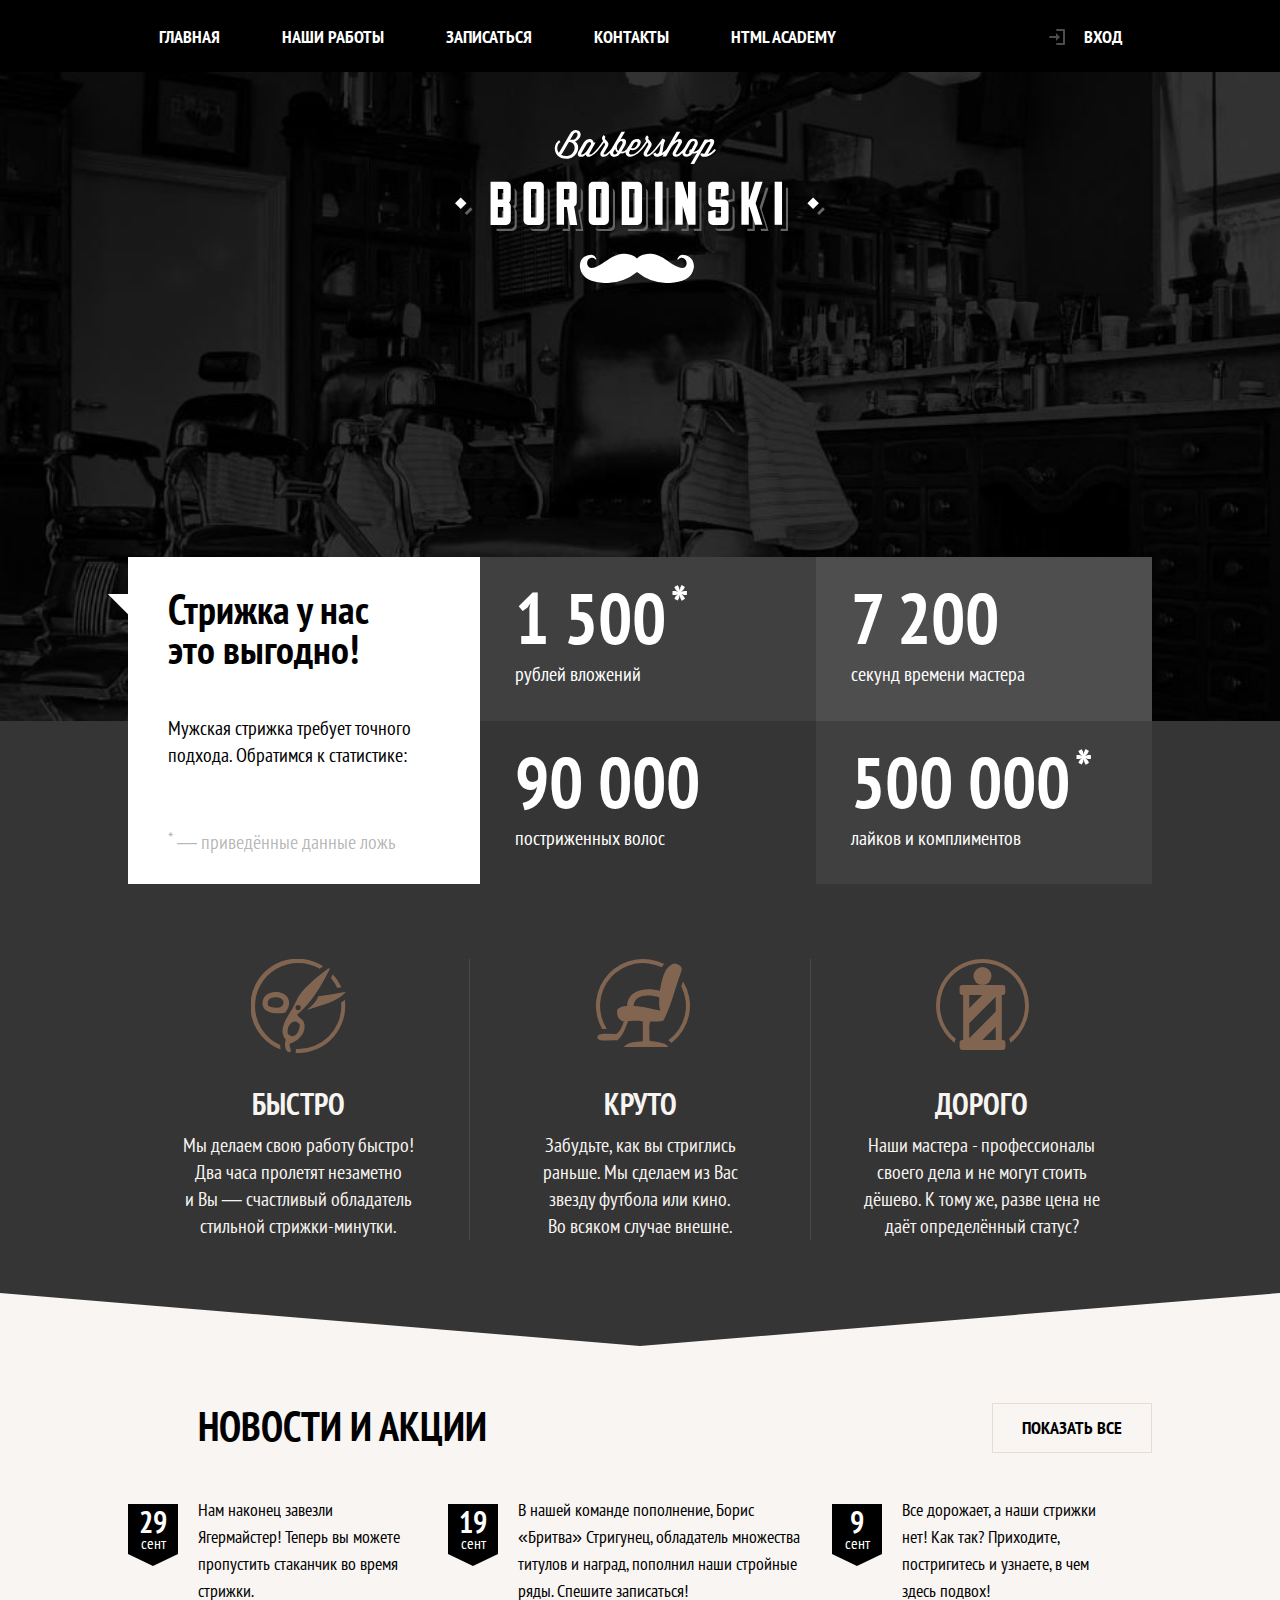
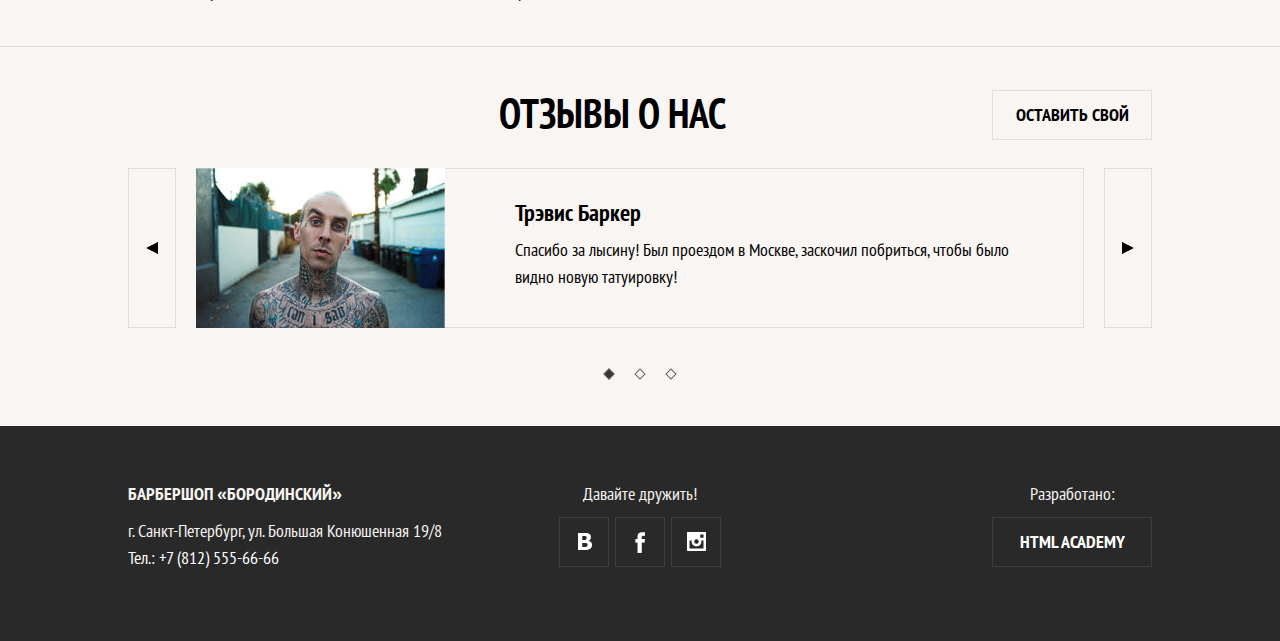
<file: barbershop/index.html>
<!DOCTYPE html>
<html lang="ru">
<head>
  <meta charset="utf-8">
  <title>Barbershop Borodinski</title>
  <meta name="viewport" content="width=device-width, initial-scale=1">
  <meta name="format-detection" content="telephone=no">
  <link rel="stylesheet" href="css/normalize.css">
  <link rel="stylesheet" href="css/style.css">
  <script src="js/picturefill.js"></script>
</head>
<body>
  <header class="page-header">
    <h1 class="visually-hidden">Барбершоп «Бородинский» — истинно мужская классика</h1>
    <div class="page-header__logo">
      <picture>
        <source media="(min-width: 1200px)" srcset="img/logotype-desktop.svg">
        <source media="(min-width: 768px)" srcset="img/logotype-tablet.svg">
        <img src="img/logotype-mobile.svg" width="370" height="153" alt="Барбершоп «Бородинский»">
      </picture>
    </div>
    <nav class="main-nav  main-nav--closed  main-nav--nojs">
      <button class="main-nav__toggle" type="button">Открыть меню</button>
      <div class="main-nav__wrapper">
        <ul class="main-nav__list">
          <li class="main-nav__item  main-nav__item--active"><a>Главная</a></li>
          <li class="main-nav__item"><a href="photo.html">Наши работы</a></li>
          <li class="main-nav__item"><a href="form.html">Записаться</a></li>
          <li class="main-nav__item"><a href="#">Контакты</a></li>
          <li class="main-nav__item"><a href="#">HTML Academy</a></li>
        </ul>
        <ul class="main-nav__user-list">
          <li class="main-nav__user-item">
            <a class="main-nav__user-login" href="#" title="Войти">Вход</a>
          </li>
        </ul>
      </div>
    </nav>
  </header>
  <main class="page-main">
    <section class="stats">
      <div class="stats__wrapper">
        <header class="stats__header">
          <h2 class="stats__title  visually-hidden">Статистика Барбершопа</h2>
          <b class="stats__slogan">Стрижка у нас<br> это выгодно!</b>
          <p class="stats__intro">Мужская стрижка требует точного подхода. Обратимся к статистике:</p>
          <small class="stats__legend  stats__legend--top"><sup>*</sup> — приведённые данные ложь</small>
        </header>
        <table class="stats__table">
          <tr>
          <td class="stats__value">1 500<sup>*</sup></td>
          <td class="stats__field">рублей<br> вложений</td>
          </tr>
          <tr>
            <td class="stats__value">7 200</td>
            <td class="stats__field">секунд<br> времени мастера</td>
          </tr>
          <tr>
            <td class="stats__value">90 000</td>
            <td class="stats__field">постриженных<br> волос</td>
          </tr>
          <tr>
            <td class="stats__value">500 000<sup>*</sup></td>
            <td class="stats__field">лайков и<br> комплиментов</td>
          </tr>
        </table>
        <small class="stats__legend  stats__legend--bottom"><sup>*</sup> — приведённые данные ложь</small>
      </div>
    </section>
    <section class="advantages">
      <div class="advantages__wrapper  slider">
        <h2 class="advantages__title  visually-hidden">Наши преимущества</h2>
        <input class="slider__input" type="radio" name="advantages" id="advantages-input-1" checked>
        <input class="slider__input" type="radio" name="advantages" id="advantages-input-2">
        <input class="slider__input" type="radio" name="advantages" id="advantages-input-3">
        <ul class="advantages__list">
          <li class="advantages__item  advantages__item--fast  slider__item">
            <h3 class="advantages__item-title">Быстро</h3>
            <p>Мы&nbsp;делаем свою работу быстро! Два часа пролетят незаметно и&nbsp;Вы&nbsp;&mdash; счастливый обладатель стильной стрижки-минутки.</p>
          </li>
          <li class="advantages__item  advantages__item--awesome  slider__item">
            <h3 class="advantages__item-title">Круто</h3>
            <p>Забудьте, как вы&nbsp;стриглись раньше. Мы&nbsp;сделаем из&nbsp;Вас звезду футбола или кино. Во&nbsp;всяком случае внешне.</p>
          </li>
          <li class="advantages__item  advantages__item--expensive  slider__item">
            <h3 class="advantages__item-title">Дорого</h3>
            <p>Наши мастера - профессионалы своего дела и&nbsp;не&nbsp;могут стоить дёшево. К&nbsp;тому&nbsp;же, разве цена&nbsp;не даёт определённый статус?</p>
          </li>
        </ul>
        <div class="advantages__toggles  slider__toggles">
          <label class="slider__toggle" for="advantages-input-1">1</label>
          <label class="slider__toggle" for="advantages-input-2">2</label>
          <label class="slider__toggle" for="advantages-input-3">3</label>
        </div>
      </div>
      <i class="advantages__btn-left"></i>
      <i class="advantages__btn-right"></i>
    </section>
    <section class="news">
      <div class="news__wrapper">
        <h2 class="news__title">Новости и акции</h2>
        <ul class="news__list">
          <li class="news__item">
            <a class="news__link" href="#">
              <time class="news__date" datetime="2015-09-29"><b>29</b> сент</time>
              <p>Нам наконец завезли Ягермайстер! Теперь вы можете пропустить стаканчик во время стрижки.</p>
            </a>
          </li>
          <li class="news__item">
            <a class="news__link" href="#">
              <time class="news__date" datetime="2015-09-19"><b>19</b> сент</time>
              <p>В нашей команде пополнение, Борис «Бритва» Стригунец, обладатель множества титулов и наград, пополнил наши стройные ряды. Спешите записаться!</p>
            </a>
          </li>
          <li class="news__item  news__item--hidden">
            <a class="news__link" href="#">
              <time class="news__date" datetime="2015-09-09"><b>9</b> сент</time>
              <p>Все дорожает, а наши стрижки нет! Как так? Приходите, постригитесь и узнаете, в чем здесь подвох!</p>
            </a>
          </li>
        </ul>
        <a class="btn  news__to-all" href="">Показать все</a>
      </div>
    </section>
    <section class="reviews">
      <div class="reviews__wrapper  slider">
        <h2 class="reviews__title">Отзывы о нас</h2>
        <a class="btn  reviews__write" href="">Оставить свой</a>
        <input class="slider__input" type="radio" name="reviews" id="reviews-input-1" checked>
        <input class="slider__input" type="radio" name="reviews" id="reviews-input-2" >
        <input class="slider__input" type="radio" name="reviews" id="reviews-input-3">
        <div class="reviews__list">
          <blockquote class="reviews__item  slider__item">
            <div class="reviews__author-foto">
              <picture>
                <source media="(min-width: 1200px)" srcset="img/travis-desktop.jpg">
                <source media="(min-width: 768px)" srcset="img/travis-tablet.png">
                <img src="img/travis-mobile.png" alt="Фото Трэвиса Баркера">
              </picture>
            </div>
            <cite class="reviews__author-name">Трэвис Баркер</cite>
            <p>Спасибо за&nbsp;лысину! Был проездом в&nbsp;Москве, заскочил побриться, чтобы было видно новую татуировку!</p>
          </blockquote>
          <blockquote class="reviews__item  slider__item">
            <div class="reviews__author-foto">
              <picture>
                <source media="(min-width: 1200px)" srcset="img/slide2-desktop.jpg">
                <source media="(min-width: 768px)" srcset="img/slide2-tablet.png">
                <img src="img/slide2-mobile.jpg" alt="Фото Ника Бейли">
              </picture>
            </div>
            <cite class="reviews__author-name">Ник Бейли</cite>
            <p>Спасибо за хорошую стрижку!</p>
          </blockquote>
          <blockquote class="reviews__item  slider__item">
            <div class="reviews__author-foto">
              <picture>
                <source media="(min-width: 1200px)" srcset="img/slide3-desktop.jpg">
                <source media="(min-width: 768px)" srcset="img/slide3-tablet.png">
                <img src="img/slide3-mobile.jpg" alt="Фото Кита Хэрингтона">
              </picture>
            </div>
            <cite class="reviews__author-name">Кит Хэрингтон</cite>
            <p>Все супер, спасибо!</p>
          </blockquote>
          <button class="reviews__prev" type="button">Предыдущий отзыв</button>
          <button class="reviews__next" type="button">Следующий отзыв</button>
        </div>
        <div class="reviews__toggles  slider__toggles">
          <label class="slider__toggle" for="reviews-input-1">1</label>
          <label class="slider__toggle" for="reviews-input-2">2</label>
          <label class="slider__toggle" for="reviews-input-3">3</label>
        </div>
      </div>
    </section>
  </main>
  <footer class="page-footer">
    <div class="page-footer__wrapper">
      <p class="page-footer__contacts">
        <b>Барбершоп «Бородинский»</b><br>
        г.&nbsp;Санкт-Петербург, ул.&nbsp;Большая Конюшенная&nbsp;19/8<br>
        <a href="tel:+78125556666"><span class="page-footer__contacts-hidden">Тел.:</span> +7 (812) 555-66-66</a>
      </p>
      <p class="page-footer__social">
        <span class="social-links">
          <a class="social-link  social-link--vk" href="#">Мы в Вконтакте</a>
          <a class="social-link  social-link--fb" href="#">Мы в Фейсбуке</a>
          <a class="social-link  social-link--in" href="#">Мы в Инстаграме</a>
        </span>
      </p>
      <p class="page-footer__copyright">
        Разработано:
        <a class="btn  page-footer__copyright-link" href="#">HTML Academy</a>
      </p>
    </div>
  </footer>
  <div class="modal-content">
    <h2 class="modal-content__title">Личный кабинет</h2>
    <p>Введите свой логин и пароль, чтобы войти</p>
    <form class="modal-content__login-form" action="https://echo.htmlacademy.ru" method="post">
      <input class="modal-content__field  modal-content__field--icon-user" type="text" name="login" placeholder="Логин">
      <input class="modal-content__field  modal-content__field--icon-password" type="password" name="password" placeholder="Пароль">
      <label class="modal-content__checkbox-label">
        <input class="modal-content__chekbox" type="checkbox" name="remember">
        <span class="modal-content__checkbox-indicator"></span>
        Запомните меня
      </label>
      <a class="modal-content__restore" href="#">Я забыл пароль!</a>
      <button class="modal-content__btn--login" type="submit">Войти<span class="modal-content__extra-text"> в личный кабинет</span></button>
      <button class="modal-content__btn--close" type="button" title="Закрыть">Закрыть</button>
    </form>
  </div>
  <div class="modal-overlay"></div>
  <script src="js/scripts.js"></script>
  <script src="js/slider.js"></script>
  <script src="js/advantages-slider.js"></script>
</body>
</html>
</file>
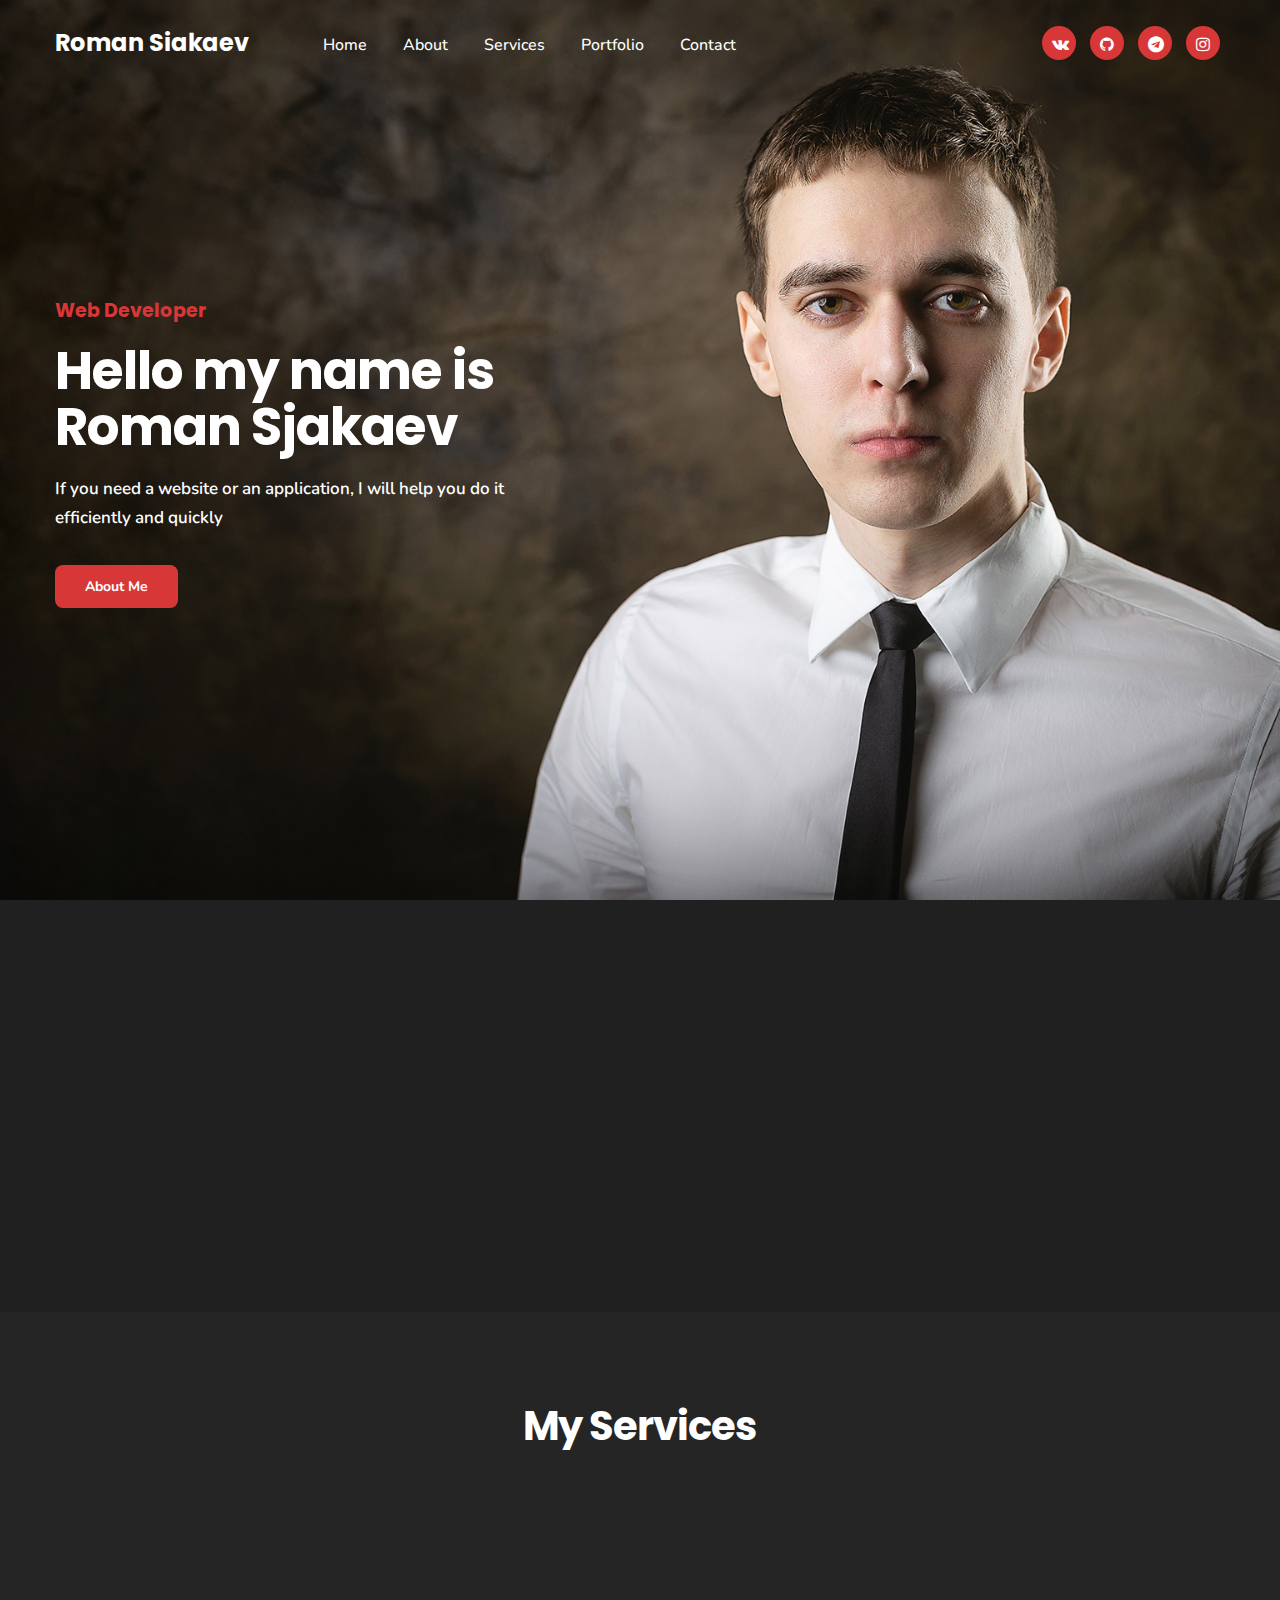
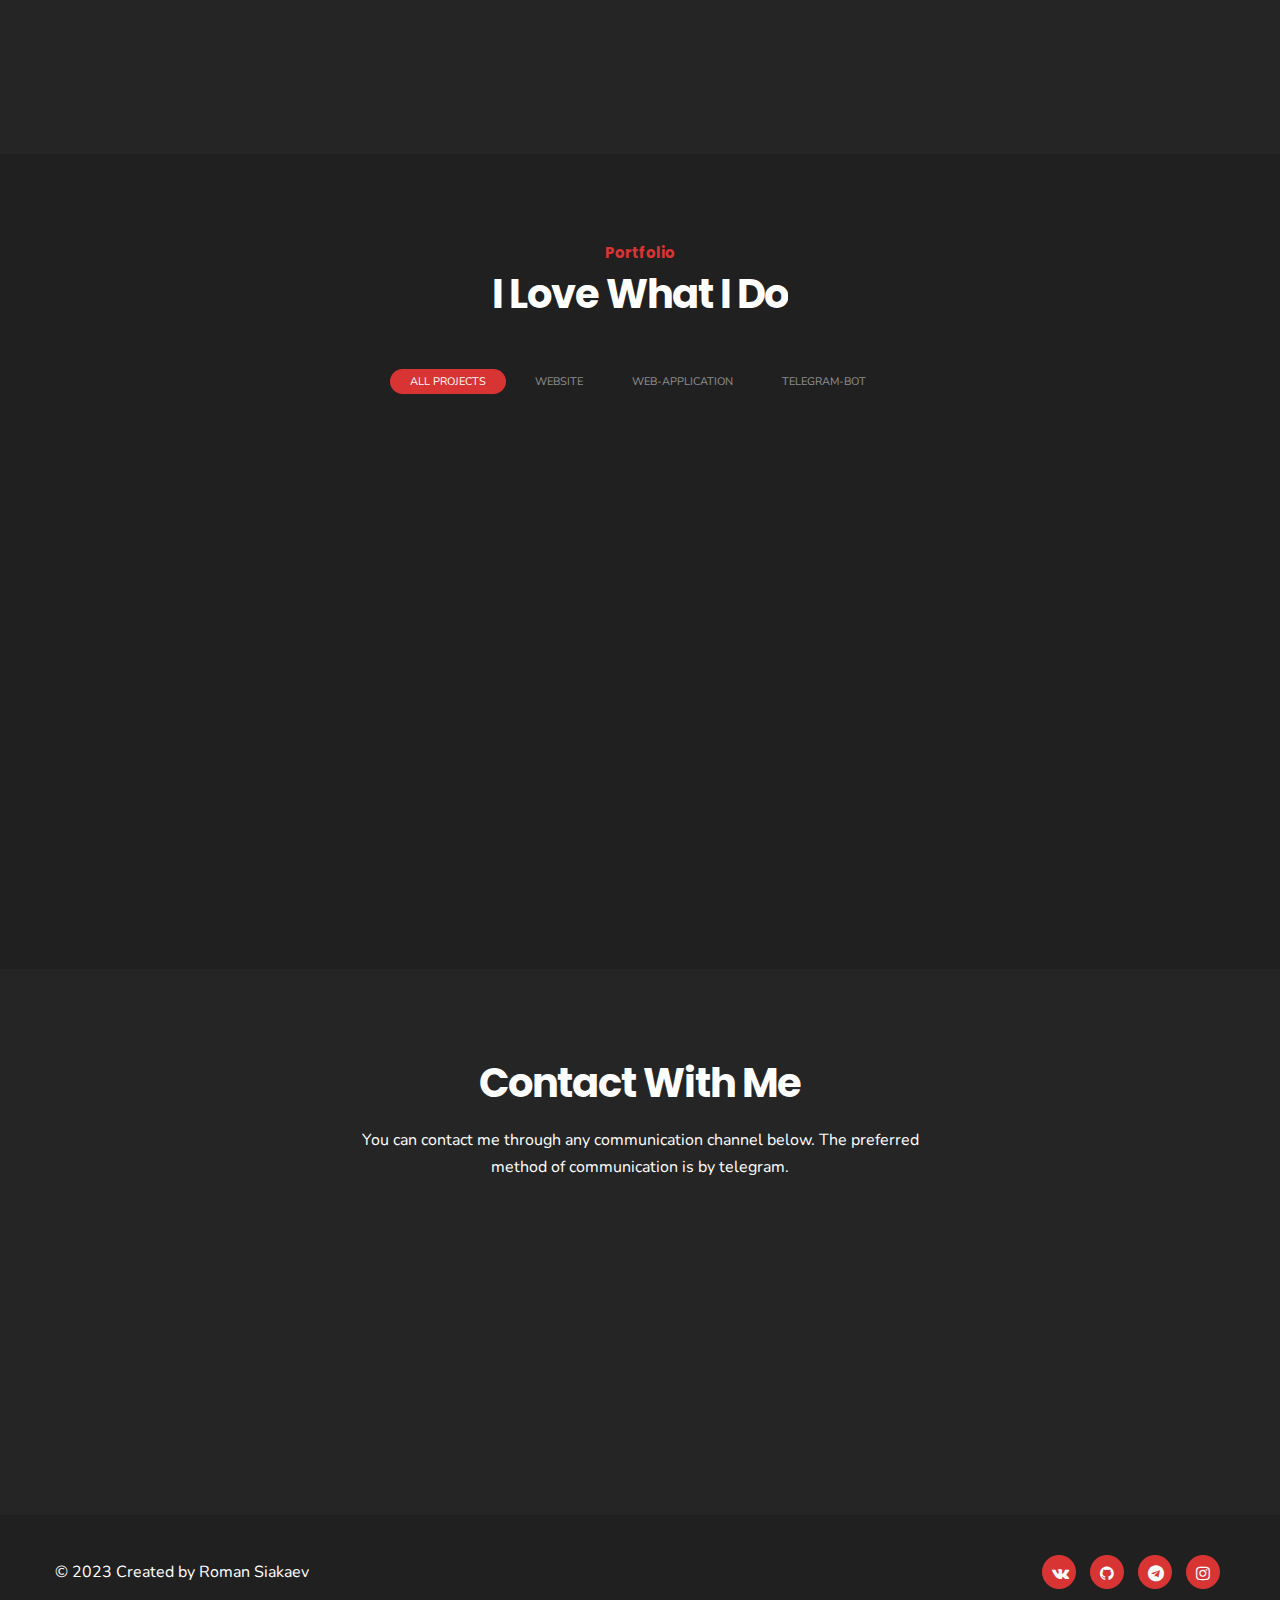
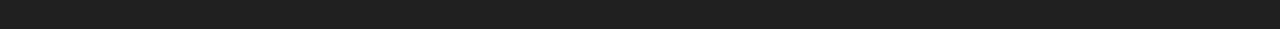
<file: portfolio/index.html>
<!DOCTYPE html>
<html lang="en">
    <head>
        <meta charset="utf-8" />
        <title>Roman Siakaev</title>
        <meta content="width=device-width, initial-scale=1.0" name="viewport" />

        <!-- CSS Files
    ================================================== -->
        <link href="css/bootstrap.min.css" rel="stylesheet" type="text/css" />
        <link href="css/bootstrap-grid.min.css" rel="stylesheet" type="text/css" />
        <link href="css/bootstrap-reboot.min.css" rel="stylesheet" type="text/css" />
        <link href="css/animate.css" rel="stylesheet" type="text/css" />
        <link href="css/owl.carousel.css" rel="stylesheet" type="text/css" />
        <link href="css/owl.theme.css" rel="stylesheet" type="text/css" />
        <link href="css/owl.transitions.css" rel="stylesheet" type="text/css" />
        <link href="css/magnific-popup.css" rel="stylesheet" type="text/css" />
        <link href="css/jquery.countdown.css" rel="stylesheet" type="text/css" />
        <link href="css/style.css" rel="stylesheet" type="text/css" />

        <!-- color scheme -->
        <link id="colors" href="css/colors/scheme-02.css" rel="stylesheet" type="text/css" />
        <link href="css/coloring.css" rel="stylesheet" type="text/css" />
    </head>

    <body>
        <div id="wrapper">
            <div class="page-overlay">
                <div class="preloader-wrap">
                    <div class="spinner">
                        <div class="bounce1"></div>
                        <div class="bounce2"></div>
                        <div class="bounce3"></div>
                    </div>
                </div>
            </div>

            <!-- header begin -->
            <header class="transparent scroll-light">
                <div class="container">
                    <div class="row">
                        <div class="col-md-12">
                            <div class="d-flex justify-content-between">
                                <div class="align-self-center header-col-left">
                                    <!-- logo begin -->
                                    <div id="logo">
                                        <a href="index.html">
                                            Roman Siakaev
                                        </a>
                                    </div>
                                    <!-- logo close -->
                                </div>
                                <div class="align-self-center ml-3 header-col-mid">
                                    <!-- mainmenu begin -->
                                    <ul id="mainmenu" class="scrollnav">
                                        <li><a href="#section-hero" class="active">Home</a></li>
                                        <li></li>
                                        <li><a href="#section-about">About</a></li>
                                        <li></li>
                                        <li><a href="#section-services">Services</a></li>
                                        <li></li>
                                        <li><a href="#section-portfolio">Portfolio</a></li>
                                        <li></li>
                                        <li><a href="#section-contact">Contact</a></li>
                                        <li></li>
                                    </ul>

                                    <!-- mainmenu close -->
                                </div>
                                <div class="align-self-center ml-auto header-col-right">
                                    <div class="social-icons">
                                        <a target="_blank" href="https://vk.com/id54136993"><i class="fa fa-vk fa-lg"></i></a>
                                        <a target="_blank" href="https://github.com/sjakaev/"><i class="fa fa-github fa-lg"></i></a>
                                        <a target="_blank" href="https://t.me/sjakaev"><i class="fa fa-telegram fa-lg"></i></a>
                                        <a target="_blank" href="https://www.instagram.com/sjakaev/"><i class="fa fa-instagram fa-lg"></i></a>
                                    </div>

                                    <span id="menu-btn"></span>
                                </div>
                                <div class="clearfix"></div>
                            </div>
                        </div>
                    </div>
                </div>
            </header>
            <!-- header close -->
            <!-- content begin -->
            <div class="no-bottom no-top text-light" id="content" data-bgcolor="#202020">
                <div id="top"></div>

                <section id="section-hero" class="vertical-center text-light" data-bgimage="url(images/background/3.jpg) top" data-stellar-background-ratio=".5">
                    <div class="container">
                        <div class="row">
                            <div class="col-sm-8 col-xl-5 col-md-6">
                                <h4 class="id-color">Web Developer</h4>
                                <div class="spacer-10"></div>
                                <h1 class="wow fadeInUp" data-wow-delay=".5s">Hello my name is Roman Sjakaev</h1>
                                <p class="lead wow fadeInUp" data-wow-delay=".75s">
                                    If you need a website or an application, I will help you do it efficiently and quickly
                                </p>
                                <div class="spacer-20"></div>
                                <a class="btn-custom scroll-to wow fadeInUp" data-wow-delay="1s" href="#section-about">About Me</a>
                            </div>
                        </div>
                    </div>

                </section>

                <section id="section-about" data-bgcolor="#202020">
                    <div class="container">
                        <div class="row align-items-center">

                            <div class="mx-auto text-center col-lg-10 offset-md-0 wow fadeInLeft" data-wow-delay=".1s">
                                <h2>About Me</h2>
                                <p>

                                    I have been in web development for over three years and
                                    have two years of experience in this position as Web Developer.
                                    My technology stack:
                                    NodeJS, VueJS, Nuxt, Lerna, Template Toolkit, Less, Sass,
                                    Bootstrap, Vuetify, Jest.
                                    I also have experience writing bots for telegram. I love programming and learning new things!
                                </p>
                                <div class="spacer-10"></div>
                                <span id="btn-show-skills" class="btn-border wow fadeInUp" data-wow-delay="0.2s">Show My Skills</span>
                            </div>
                        </div>

                        <div id="skills" class="row">
                            <div class="spacer-double"></div>
                            <div class="col-md-4">
                                <div class="skill-bar style-2">
                                    <h5>HTML5 / CSS3</h5>
                                    <div class="de-progress">
                                        <div class="value"></div>
                                        <div class="progress-bar" data-value="90%"></div>
                                    </div>
                                </div>

                                <div class="skill-bar style-2">
                                    <h5>Sass / Less</h5>
                                    <div class="de-progress">
                                        <div class="value"></div>
                                        <div class="progress-bar" data-value="80%"></div>
                                    </div>
                                </div>
                            </div>

                            <div class="col-md-4">
                                <div class="skill-bar style-2">
                                    <h5>Javascript</h5>
                                    <div class="de-progress">
                                        <div class="value"></div>
                                        <div class="progress-bar" data-value="70%"></div>
                                    </div>
                                </div>

                                <div class="skill-bar style-2">
                                    <h5>VueJs</h5>
                                    <div class="de-progress">
                                        <div class="value"></div>
                                        <div class="progress-bar" data-value="75%"></div>
                                    </div>
                                </div>
                            </div>

                            <div class="col-md-4">
                                <div class="skill-bar style-2">
                                    <h5>SEO</h5>
                                    <div class="de-progress">
                                        <div class="value"></div>
                                        <div class="progress-bar" data-value="60%"></div>
                                    </div>
                                </div>

                                <div class="skill-bar style-2">
                                    <h5>GitLab / Github</h5>
                                    <div class="de-progress">
                                        <div class="value"></div>
                                        <div class="progress-bar" data-value="80%"></div>
                                    </div>
                                </div>
                            </div>
                        </div>
                    </div>
                </section>

                <section id="section-services" data-bgcolor="#252525">
                    <div class="container">
                        <div class="row">
                            <div class="col-lg-6 offset-lg-3">
                                <div class="text-center">
                                    <h2>My Services</h2>
                                    <div class="spacer-30"></div>
                                </div>
                            </div>
                        </div>

                        <div class="row">
                            <div class="col-lg-4 col-md-6 mb30 wow fadeInRight" data-wow-delay="0s">
                                <div class="f-box f-icon-left f-icon-circle f-border">
                                    <i class="fa fa-laptop id-color"></i>
                                    <div class="fb-text">
                                        <h4>Website Developing</h4>
                                        <p>Pixel perfect development from designer layout, mobile adaptation, HTML5 / CSS3, SEO optimisation. </p>
                                    </div>
                                </div>
                            </div>

                            <div class="col-lg-4 col-md-6 mb30 wow fadeInRight" data-wow-delay=".2s">
                                <div class="f-box f-icon-left f-icon-circle f-border">
                                    <i class="fa fa-object-group id-color"></i>
                                    <div class="fb-text">
                                        <h4>Front-End</h4>
                                        <p>Development with JavaScript, VueJS, Nuxt, NodeJs. Help with setting up the server.</p>
                                    </div>
                                </div>
                            </div>

                            <div class="col-lg-4 col-md-6 mb30 wow fadeInRight" data-wow-delay=".2s">
                                <div class="f-box f-icon-left f-icon-circle f-border">
                                    <i class="fa fa-paper-plane-o id-color"></i>
                                    <div class="fb-text">
                                        <h4>Telegram bots</h4>
                                        <p>Development of telegram bots of any complexity using telegrafJs.
                                        </p>
                                    </div>
                                </div>
                            </div>
                        </div>
                    </div>
                </section>

<!--                <section id="section-cta" class="text-light" data-bgimage="url(images/background/3.jpg) top" data-stellar-background-ratio=".5">-->
<!--                    <div class="container">-->
<!--                        <div class="row">-->
<!--                            <div class="col-md-8 offset-md-2 text-center">-->
<!--                                <h2>I Am Available For Freelancer</h2>-->
<!--                                <div class="spacer-10"></div>-->
<!--                                <a href="#" class="btn-custom">Hire Me Now</a>-->
<!--                            </div>-->
<!--                        </div>-->
<!--                    </div>-->
<!--                </section>-->

                <!-- section begin -->
                <section id="section-portfolio" data-bgcolor="#202020">
                    <div class="container">
                        <!-- portfolio filter begin -->
                        <div class="row">
                            <div class="col-md-12 text-center">
                                <h5><span class="id-color">Portfolio</span></h5>
                                <h2>I Love What I Do</h2>
                            </div>

                            <div class="spacer-single"></div>

                            <div class="col-md-12 text-center">
                                <ul id="filters">
                                    <li><a href="#" data-filter="*" class="selected">all projects</a></li>
                                    <li><a href="#" data-filter=".website">website</a></li>
                                    <li><a href="#" data-filter=".web-application">web-application</a></li>
                                    <li><a href="#" data-filter=".telegram-bot">telegram-bot</a></li>
                                </ul>

                                <div id="gallery" class="gallery full-gallery de-gallery pf_full_width pf_3_cols grid sequence">
                                    <!-- gallery item -->
                                    <a target="_blank" class="item telegram-bot gallery-item" href="https://t.me/pinterestArt_bot" data-value="project-details-youtube-big.html">
                                        <div class="picframe wow">
                                            <span class="overlay">
                                                <span class="pf_text">
                                                    <span class="project-name">Pinterest Art Bot</span>
                                                </span>
                                            </span>
                                            <img src="images/portfolio-2/7.jpg" alt="pinterest-art-bot" />
                                        </div>
                                    </a>
                                    <!-- close gallery item -->

                                    <!-- gallery item -->
                                    <a target="_blank" class="item website gallery-item" href="https://sjakaev.github.io/barbershop/index.html" data-value="project-details-youtube-big.html">
                                        <div class="picframe wow">
                                            <span class="overlay">
                                                <span class="pf_text">
                                                    <span class="project-name">Barbershop Borodinski</span>
                                                </span>
                                            </span>
                                            <img src="images/portfolio-2/8.png" alt="barbershop" />
                                        </div>
                                    </a>
                                    <!-- close gallery item -->

                                    <!-- gallery item -->
                                    <a target="_blank" class="item website gallery-item" href="https://sjakaev.github.io/reg_ru/index.html" data-value="project-details-youtube-big.html">
                                        <div class="picframe wow">
                                            <span class="overlay">
                                                <span class="pf_text">
                                                    <span class="project-name">Test task for the employer</span>
                                                </span>
                                            </span>
                                            <img src="images/portfolio-2/9.png" alt="test-task" />
                                        </div>
                                    </a>
                                    <!-- close gallery item -->

                                    <!-- gallery item -->
                                    <a target="_blank" class="item website gallery-item" href="https://sjakaev.github.io/waxom/index.html#" data-value="project-details-youtube-big.html">
                                        <div class="picframe wow">
                                            <span class="overlay">
                                                <span class="pf_text">
                                                    <span class="project-name">Waxom Lending</span>
                                                </span>
                                            </span>
                                            <img src="images/portfolio-2/10.png" alt="waxom" />
                                        </div>
                                    </a>
                                    <!-- close gallery item -->
                                </div>
                            </div>
                            <!-- portfolio filter close -->
                        </div>
                    </div>
                </section>
                <!-- section close -->

                <div id="loader-area" data-bgcolor="#202020">
                    <div class="container">
                        <div class="project-load"></div>
                    </div>
                </div>

                <section id="section-contact" data-bgcolor="#252525">
                    <div class="container">
                        <div class="row">
                            <div class="col-lg-6 offset-lg-3">
                                <div class="text-center">
                                    <h2>Contact With Me</h2>
                                    <p>You can contact me through any communication channel below.
                                        The preferred method of communication is by telegram.
                                    </p>
                                    <div class="spacer-30"></div>
                                </div>
                            </div>
                        </div>

                        <div class="spacer-double"></div>

                        <div class="row mx-6 text-center justify-content-center wow fadeInUp">
                            <div class="col-md-3 mb20">
                                <div class="wm-1"></div>
                                <i class="icon_link_alt id-color size40 mb20"></i>
                                <h6 class="id-color">VK</h6>
                                <a target="_blank" href="https://vk.com/id54136993">@id54136993</a>
                            </div>

                            <div class="col-md-3 mb20">
                                <div class="wm-1"></div>
                                <i class="icon_mail_alt id-color size40 mb20"></i>
                                <h6 class="id-color">Gmail</h6>
                                <a target="_blank" href="mailto:r.sjakaev@gmail.com">r.sjakaev@gmail.com</a>
                            </div>

                            <div class="col-md-3 mb20">
                                <div class="wm-1"></div>
                                <i class="icon_pencil id-color size40 mb20"></i>
                                <h6 class="id-color">Telegram</h6>
                                <a target="_blank" href="https://t.me/sjakaev">@sjakaev</a>
                            </div>
                        </div>
                    </div>
                </section>
            </div>
            <!-- content close -->

            <!-- footer begin -->
            <footer class="dark">
                <div class="container">
                    <div class="row align-items-center">
                        <div class="col-md-6 sm-text-center mb-sm-30">
                            © 2023 Created by Roman Siakaev
                        </div>

                        <div class="col-md-6 text-md-right text-sm-left">
                            <div class="social-icons">
                                <a target="_blank" href="https://vk.com/id54136993"><i class="fa fa-vk fa-lg"></i></a>
                                <a target="_blank" href="https://github.com/sjakaev/"><i class="fa fa-github fa-lg"></i></a>
                                <a target="_blank" href="https://t.me/sjakaev"><i class="fa fa-telegram fa-lg"></i></a>
                                <a target="_blank" href="https://www.instagram.com/sjakaev/"><i class="fa fa-instagram fa-lg"></i></a>
                            </div>
                        </div>
                    </div>
                </div>
            </footer>
            <!-- footer close -->

            <a href="#" id="back-to-top"></a>

            <div id="preloader">
                <div class="spinner">
                    <div class="bounce1"></div>
                    <div class="bounce2"></div>
                    <div class="bounce3"></div>
                </div>
            </div>
        </div>

        

        <!-- Javascript Files
    ================================================== -->
        <script src="js/jquery.min.js"></script>
        <script src="js/bootstrap.min.js"></script>
        <script src="js/wow.min.js"></script>
        <script src="js/jquery.isotope.min.js"></script>
        <script src="js/easing.js"></script>
        <script src="js/owl.carousel.js"></script>
        <script src="js/validation.js"></script>
        <script src="js/jquery.magnific-popup.min.js"></script>
        <script src="js/enquire.min.js"></script>
        <script src="js/jquery.stellar.min.js"></script>
        <script src="js/jquery.plugin.js"></script>
        <script src="js/typed.js"></script>
        <script src="js/typed-custom.js"></script>
        <script src="js/jquery.countTo.js"></script>
        <script src="js/jquery.countdown.js"></script>
        <script src="js/designesia.js"></script>
    </body>
</html>
</file>
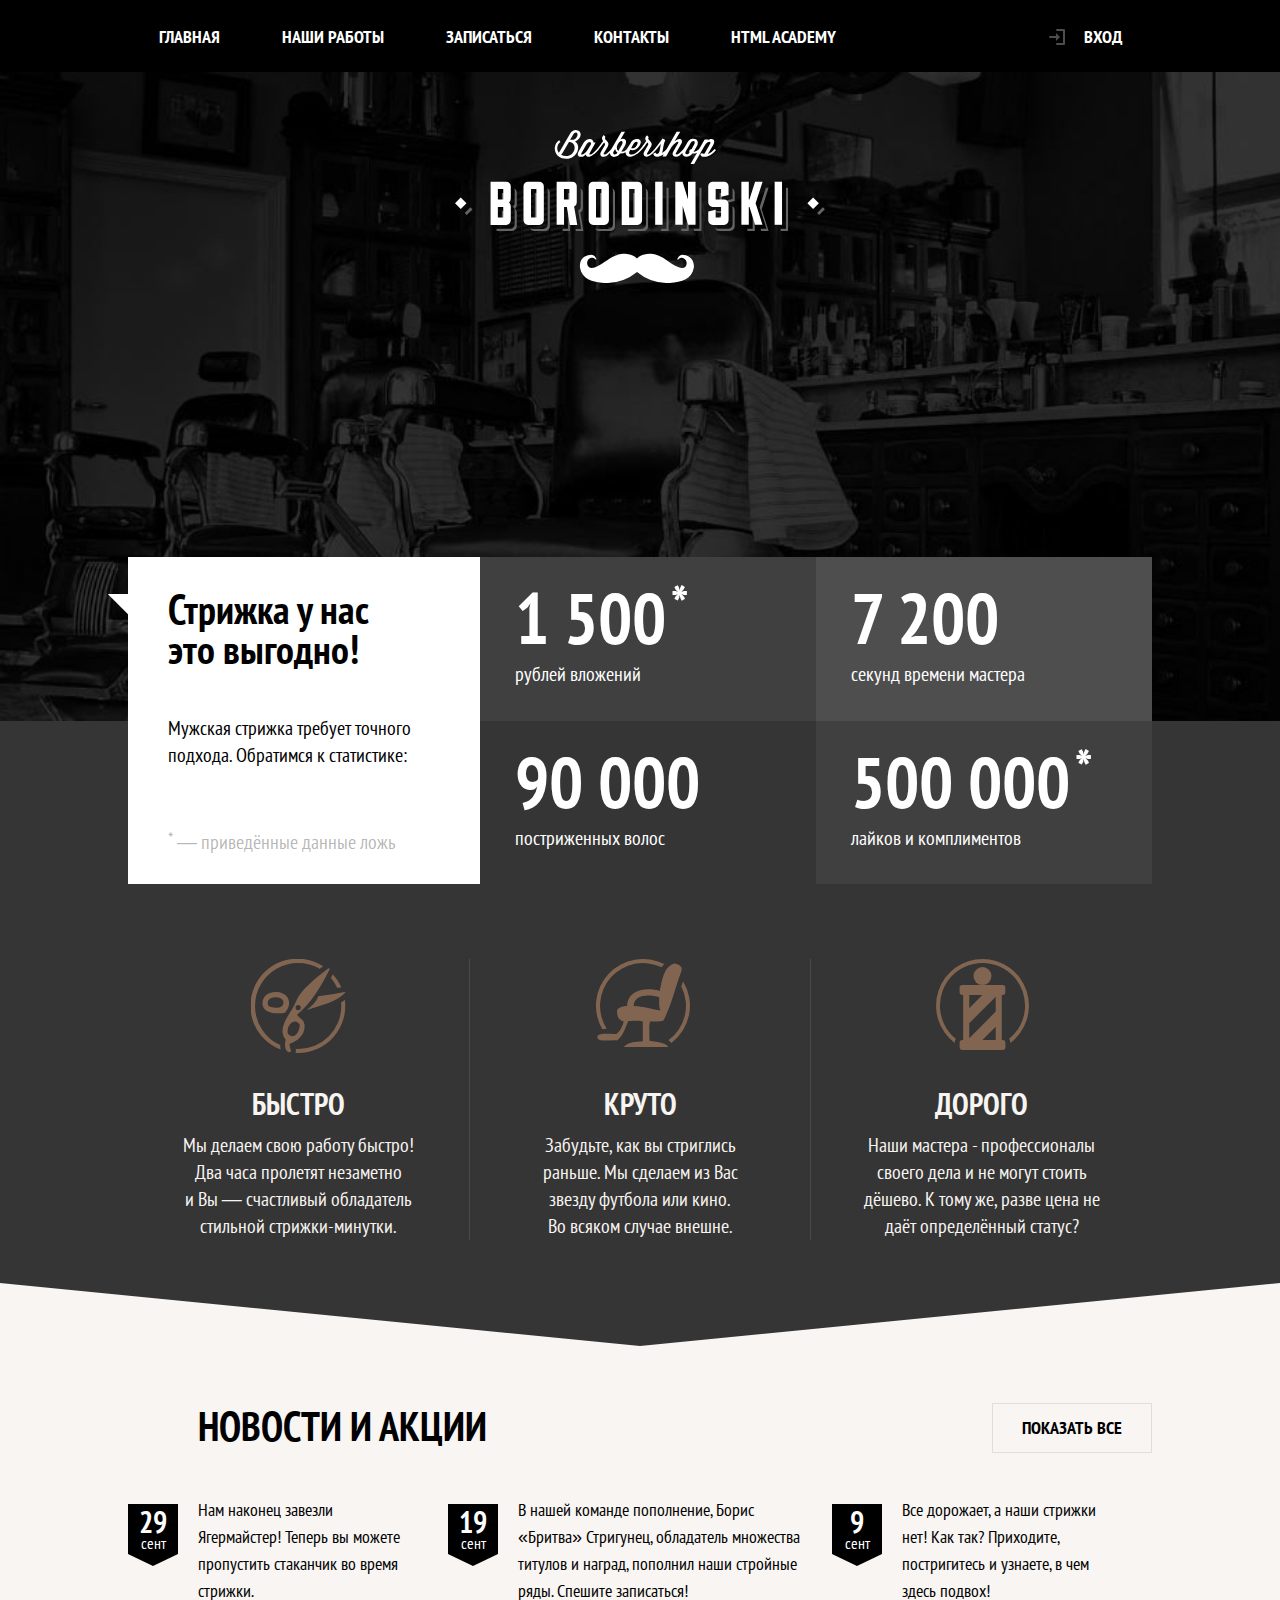
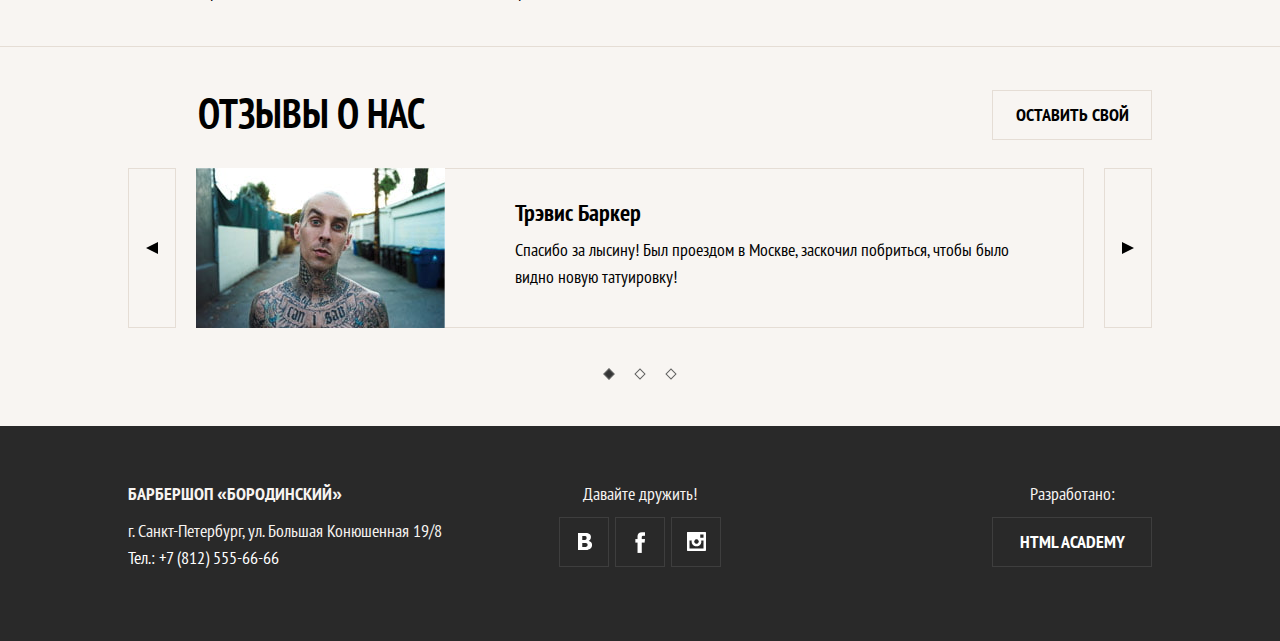
<file: RomanSyakaev.github.io/index.html>
<!DOCTYPE html>
<html lang="ru">
<head>
  <meta charset="utf-8">
  <title>Barbershop Borodinski</title>
  <meta name="viewport" content="width=device-width, initial-scale=1">
  <meta name="format-detection" content="telephone=no">
  <link rel="stylesheet" href="css/normalize.css">
  <link rel="stylesheet" href="css/style.css">
</head>
<body>
  <header class="page-header">
    <h1 class="visually-hidden">Барбершоп «Бородинский» — истинно мужская классика</h1>
    <div class="page-header__logo">
      <picture>
        <source media="(min-width: 1200px)" srcset="img/logotype-desktop.svg">
        <source media="(min-width: 768px)" srcset="img/logotype-tablet.svg">
        <img src="img/logotype-mobile.svg" width="370" height="153" alt="Барбершоп «Бородинский»">
      </picture>
    </div>
    <nav class="main-nav  main-nav--closed  main-nav--nojs">
      <button class="main-nav__toggle" type="button">Открыть меню</button>
      <div class="main-nav__wrapper">
        <ul class="main-nav__list">
          <li class="main-nav__item  main-nav__item--active"><a>Главная</a></li>
          <li class="main-nav__item"><a href="photo.html">Наши работы</a></li>
          <li class="main-nav__item"><a href="form.html">Записаться</a></li>
          <li class="main-nav__item"><a href="#">Контакты</a></li>
          <li class="main-nav__item"><a href="#">HTML Academy</a></li>
        </ul>
        <ul class="main-nav__user-list">
          <li class="main-nav__user-item">
            <a class="main-nav__user-login" href="#" title="Войти">Вход</a>
          </li>
        </ul>
      </div>
    </nav>
  </header>
  <main class="page-main">
    <section class="stats">
      <div class="stats__wrapper">
        <header class="stats__header">
          <h2 class="stats__title  visually-hidden">Статистика Барбершопа</h2>
          <b class="stats__slogan">Стрижка у нас<br> это выгодно!</b>
          <p class="stats__intro">Мужская стрижка требует точного подхода. Обратимся к статистике:</p>
          <small class="stats__legend  stats__legend--top"><sup>*</sup> — приведённые данные ложь</small>
        </header>
        <table class="stats__table">
          <tr>
          <td class="stats__value">1 500<sup>*</sup></td>
          <td class="stats__field">рублей<br> вложений</td>
          </tr>
          <tr>
            <td class="stats__value">7 200</td>
            <td class="stats__field">секунд<br> времени мастера</td>
          </tr>
          <tr>
            <td class="stats__value">90 000</td>
            <td class="stats__field">постриженных<br> волос</td>
          </tr>
          <tr>
            <td class="stats__value">500 000<sup>*</sup></td>
            <td class="stats__field">лайков и<br> комплиментов</td>
          </tr>
        </table>
        <small class="stats__legend  stats__legend--bottom"><sup>*</sup> — приведённые данные ложь</small>
      </div>
    </section>
    <section class="advantages">
      <div class="advantages__wrapper  slider">
        <h2 class="advantages__title  visually-hidden">Наши преимущества</h2>
        <input class="slider__input" type="radio" name="advantages" id="advantages-input-1" checked>
        <input class="slider__input" type="radio" name="advantages" id="advantages-input-2">
        <input class="slider__input" type="radio" name="advantages" id="advantages-input-3">
        <ul class="advantages__list">
          <li class="advantages__item  advantages__item--fast  slider__item">
            <h3 class="advantages__item-title">Быстро</h3>
            <p>Мы&nbsp;делаем свою работу быстро! Два часа пролетят незаметно и&nbsp;Вы&nbsp;&mdash; счастливый обладатель стильной стрижки-минутки.</p>
          </li>
          <li class="advantages__item  advantages__item--awesome  slider__item">
            <h3 class="advantages__item-title">Круто</h3>
            <p>Забудьте, как вы&nbsp;стриглись раньше. Мы&nbsp;сделаем из&nbsp;Вас звезду футбола или кино. Во&nbsp;всяком случае внешне.</p>
          </li>
          <li class="advantages__item  advantages__item--expensive  slider__item">
            <h3 class="advantages__item-title">Дорого</h3>
            <p>Наши мастера - профессионалы своего дела и&nbsp;не&nbsp;могут стоить дёшево. К&nbsp;тому&nbsp;же, разве цена&nbsp;не даёт определённый статус?</p>
          </li>
        </ul>
        <div class="advantages__toggles  slider__toggles">
          <label class="slider__toggle" for="advantages-input-1">1</label>
          <label class="slider__toggle" for="advantages-input-2">2</label>
          <label class="slider__toggle" for="advantages-input-3">3</label>
        </div>
      </div>
      <i class="advantages__btn-left"></i>
      <i class="advantages__btn-right"></i>
    </section>
    <section class="news">
      <div class="news__wrapper">
        <h2 class="news__title">Новости и акции</h2>
        <ul class="news__list">
          <li class="news__item">
            <a class="news__link" href="#">
              <time class="news__date" datetime="2015-09-29"><b>29</b> сент</time>
              <p>Нам наконец завезли Ягермайстер! Теперь вы можете пропустить стаканчик во время стрижки.</p>
            </a>
          </li>
          <li class="news__item">
            <a class="news__link" href="#">
              <time class="news__date" datetime="2015-09-19"><b>19</b> сент</time>
              <p>В нашей команде пополнение, Борис «Бритва» Стригунец, обладатель множества титулов и наград, пополнил наши стройные ряды. Спешите записаться!</p>
            </a>
          </li>
          <li class="news__item  news__item--hidden">
            <a class="news__link" href="#">
              <time class="news__date" datetime="2015-09-09"><b>9</b> сент</time>
              <p>Все дорожает, а наши стрижки нет! Как так? Приходите, постригитесь и узнаете, в чем здесь подвох!</p>
            </a>
          </li>
        </ul>
        <a class="btn  news__to-all" href="">Показать все</a>
      </div>
    </section>
    <section class="reviews">
      <div class="reviews__wrapper  slider">
        <h2 class="reviews__title">Отзывы о нас</h2>
        <a class="btn  reviews__write" href="">Оставить свой</a>
        <input class="slider__input" type="radio" name="reviews" id="reviews-input-1" checked>
        <input class="slider__input" type="radio" name="reviews" id="reviews-input-2" >
        <input class="slider__input" type="radio" name="reviews" id="reviews-input-3">
        <div class="reviews__list">
          <blockquote class="reviews__item  slider__item">
            <div class="reviews__author-foto">
              <picture>
                <source media="(min-width: 1200px)" srcset="img/travis-desktop.jpg">
                <source media="(min-width: 768px)" srcset="img/travis-tablet.png">
                <img src="img/travis-mobile.png" alt="Фото Трэвиса Баркера">
              </picture>
            </div>
            <cite class="reviews__author-name">Трэвис Баркер</cite>
            <p>Спасибо за&nbsp;лысину! Был проездом в&nbsp;Москве, заскочил побриться, чтобы было видно новую татуировку!</p>
          </blockquote>
          <blockquote class="reviews__item  slider__item">
            <div class="reviews__author-foto">
              <picture>
                <source media="(min-width: 1200px)" srcset="img/slide2-desktop.jpg">
                <source media="(min-width: 768px)" srcset="img/slide2-tablet.png">
                <img src="img/slide2-mobile.jpg" alt="Фото Ника Бейли">
              </picture>
            </div>
            <cite class="reviews__author-name">Ник Бейли</cite>
            <p>Спасибо за хорошую стрижку!</p>
          </blockquote>
          <blockquote class="reviews__item  slider__item">
            <div class="reviews__author-foto">
              <picture>
                <source media="(min-width: 1200px)" srcset="img/slide3-desktop.jpg">
                <source media="(min-width: 768px)" srcset="img/slide3-tablet.png">
                <img src="img/slide3-mobile.jpg" alt="Фото Кита Хэрингтона">
              </picture>
            </div>
            <cite class="reviews__author-name">Кит Хэрингтон</cite>
            <p>Все супер, спасибо!</p>
          </blockquote>
          <button class="reviews__prev" type="button">Предыдущий отзыв</button>
          <button class="reviews__next" type="button">Следующий отзыв</button>
        </div>
        <div class="reviews__toggles  slider__toggles">
          <label class="slider__toggle" for="reviews-input-1">1</label>
          <label class="slider__toggle" for="reviews-input-2">2</label>
          <label class="slider__toggle" for="reviews-input-3">3</label>
        </div>
      </div>
    </section>
  </main> 
  <footer class="page-footer">
    <div class="page-footer__wrapper">
      <p class="page-footer__contacts">
        <b>Барбершоп «Бородинский»</b><br>
        г.&nbsp;Санкт-Петербург, ул.&nbsp;Большая Конюшенная&nbsp;19/8<br>
        <a href="tel:+78125556666"><span class="page-footer__contacts-hidden">Тел.:</span> +7 (812) 555-66-66</a>
      </p>
      <p class="page-footer__social">
        <span class="social-links">
          <a class="social-link  social-link--vk" href="#">Мы в Вконтакте</a>
          <a class="social-link  social-link--fb" href="#">Мы в Фейсбуке</a>
          <a class="social-link  social-link--in" href="#">Мы в Инстаграме</a>
        </span>
      </p>
      <p class="page-footer__copyright">
        Разработано:
        <a class="btn  page-footer__copyright-link" href="#">HTML Academy</a>
      </p>
    </div>
  </footer>
  <div class="modal-content">
    <h2 class="modal-content__title">Личный кабинет</h2>
    <p>Введите свой логин и пароль, чтобы войти</p>
    <form class="modal-content__login-form" action="https://echo.htmlacademy.ru" method="post">
      <input class="modal-content__field  modal-content__field--icon-user" type="text" name="login" placeholder="Логин">
      <input class="modal-content__field  modal-content__field--icon-password" type="password" name="password" placeholder="Пароль">
      <label class="modal-content__checkbox-label">
        <input class="modal-content__chekbox" type="checkbox" name="remember">
        <span class="modal-content__checkbox-indicator"></span>
        Запомните меня
      </label>
      <a class="modal-content__restore" href="#">Я забыл пароль!</a>
      <button class="modal-content__btn--login" type="submit">Войти<span class="modal-content__extra-text"> в личный кабинет</span></button>
      <button class="modal-content__btn--close" type="button" title="Закрыть">Закрыть</button>
    </form>
  </div>
  <div class="modal-overlay"></div>
  <script src="js/scripts.js"></script>
  <script src="js/slider.js"></script>
  <script src="js/advantages-slider.js"></script> 
</body>
</html>
</file>
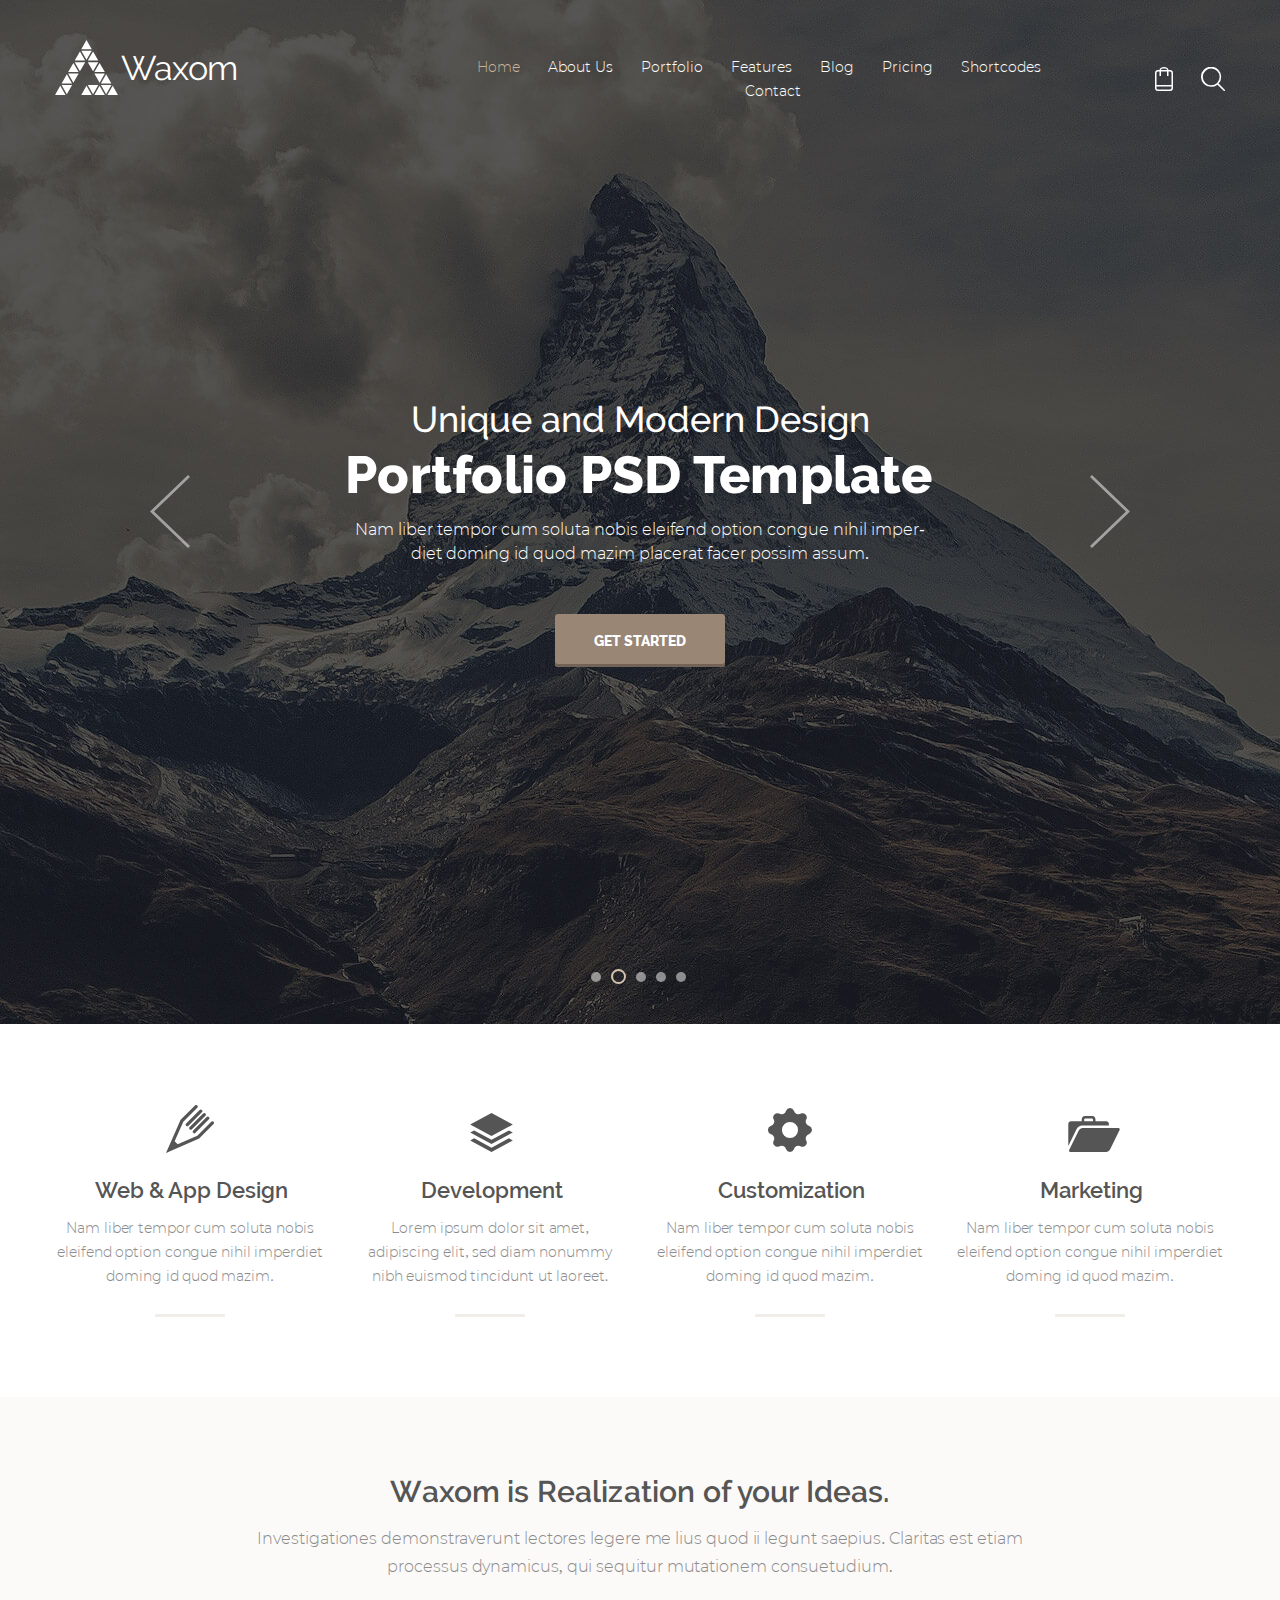
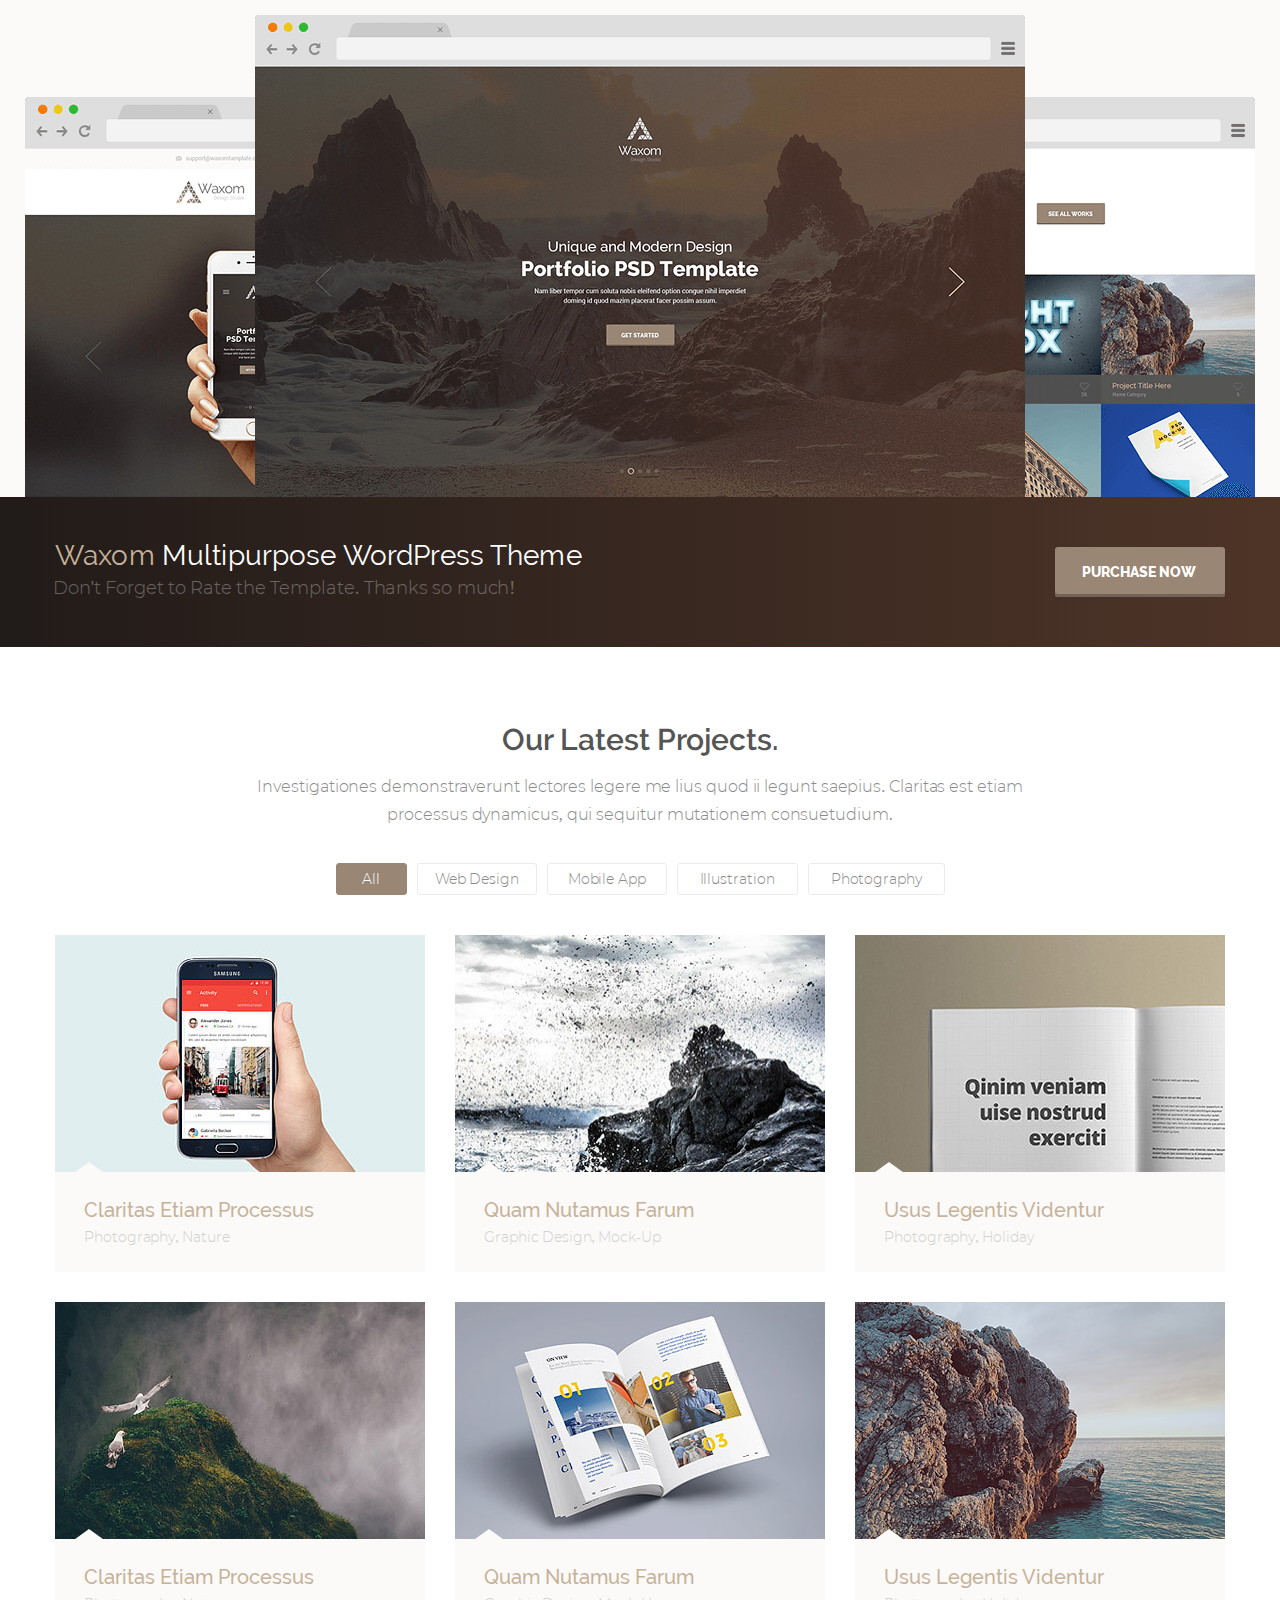
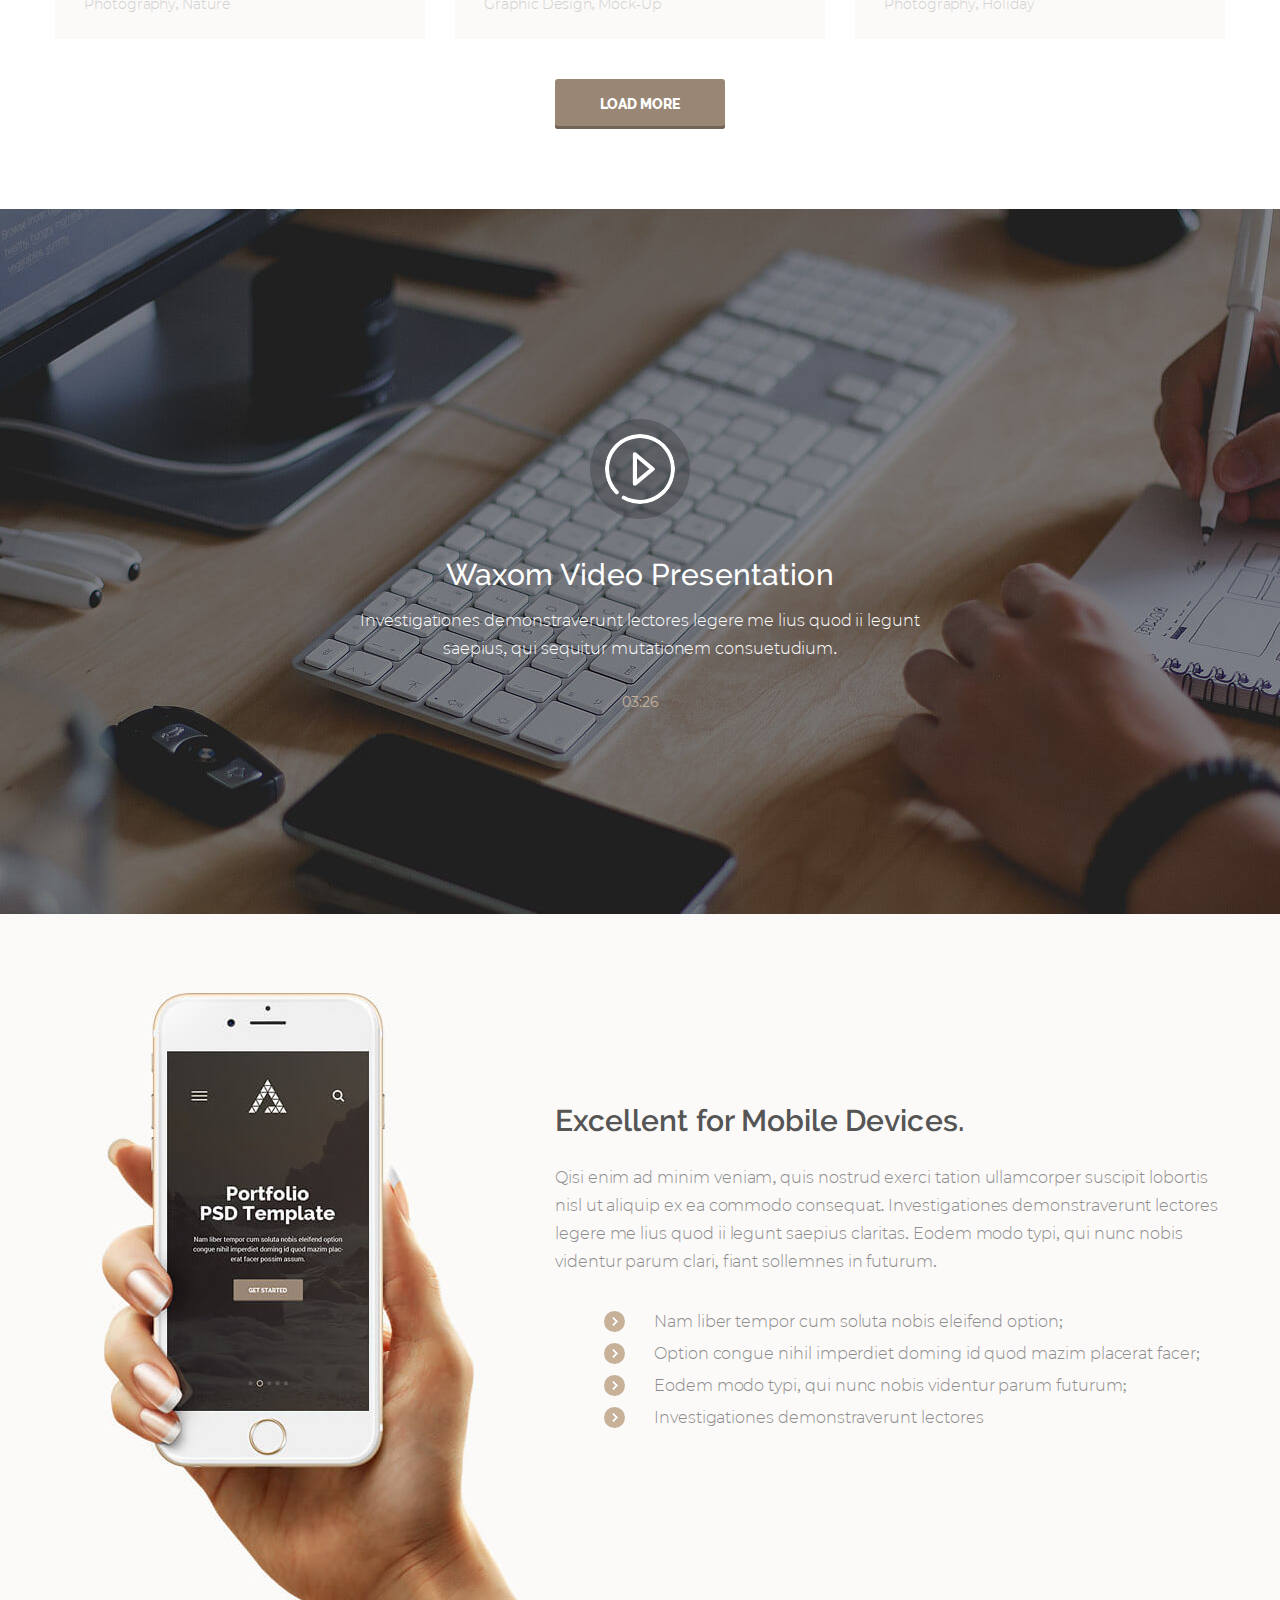
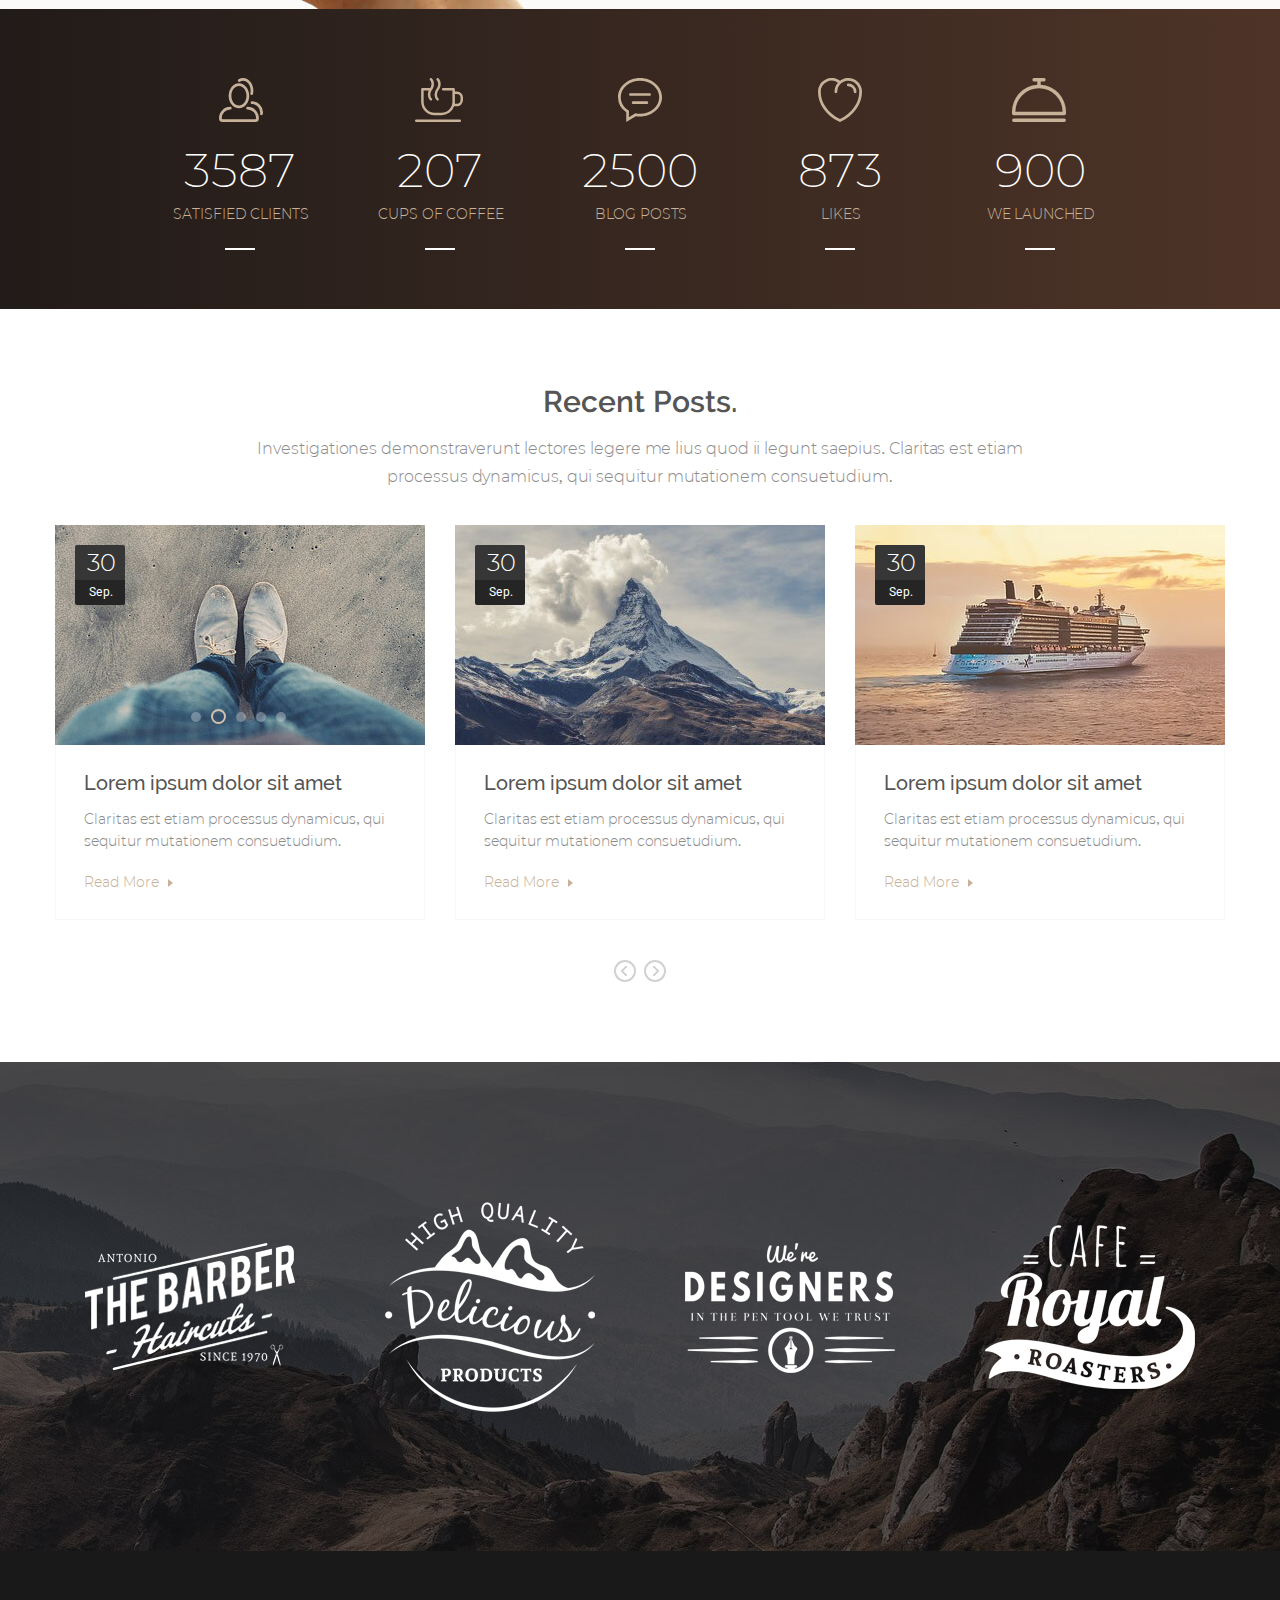
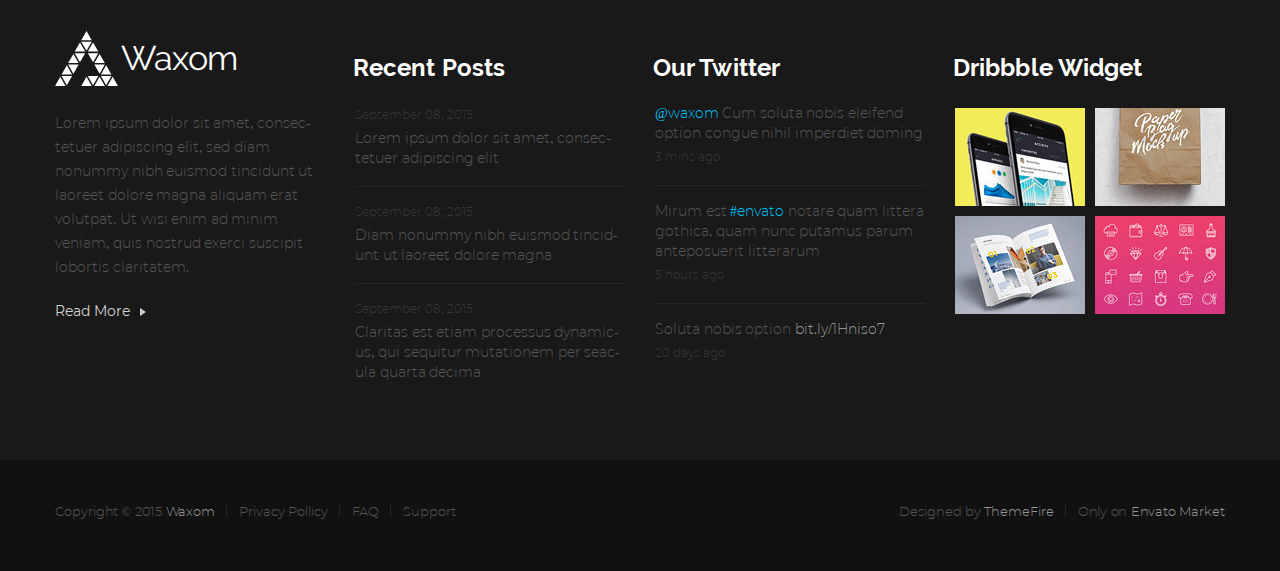
<file: waxom/index.html>
<!DOCTYPE html>
<html lang="en">
  <head>
    <meta charset="utf-8">
    <title>Waxom</title>
    <link rel="stylesheet" href="css/normalize.css">
    <link rel="stylesheet" href="css/style.css">
  </head>
  <body>
  
    <svg style="display:none">
      <symbol viewBox="0 0 63.031 55.125" id="logo">
        <path d="M413.108,50.713H402.6l5.254,9.191Zm-11.822.767-5.254,9.191H406.54Zm18.39,9.191-5.254-9.191-5.254,9.191h10.508ZM409.168,62.2l5.254,9.188,5.254-9.188H409.168Zm-13.136,0,5.254,9.188L406.54,62.2H396.032Zm-6.567,9.952h10.506l-5.253-9.187Zm36.778,0-5.253-9.187-5.252,9.187h10.5Zm-18.389-32.16-5.254,9.19h10.508ZM420.99,82.874l5.253-9.188h-10.5Zm-26.272,0,5.253-9.188H389.465Zm-11.821.767H393.4l-5.253-9.19Zm49.914,0-5.254-9.19-5.254,9.19h10.508ZM422.3,85.172l5.254,9.187,5.254-9.187H422.3Zm-13.135,0,5.254,9.187,5.254-9.187H409.168Zm-21.017,9.187,5.253-9.187H382.9Zm-11.82.769h10.5l-5.254-9.188Zm26.269,0h10.508l-5.254-9.188Zm13.138,0h10.5l-5.253-9.188Zm18.387-9.188-5.252,9.188h10.5Z" transform="translate(-376.344 -40)"/>
      </symbol>
        
      <symbol viewBox="0 0 18 24" id="icon-userlist-cart" class="icon-userlist">
        <path d="M1491,58h-1.5c0-1.657-2.02-3-4.5-3s-4.5,1.344-4.5,3H1479a3,3,0,0,0-3,3V76a3,3,0,0,0,3,3h12a3,3,0,0,0,2.99-3V61A3,3,0,0,0,1491,58Zm-6-1.5c1.66,0,3,.464,3,1.5h-6C1482,56.962,1483.34,56.5,1485,56.5Zm7.49,19.5a1.5,1.5,0,0,1-1.49,1.5h-12a1.5,1.5,0,0,1-1.5-1.5V74.5h14.99V76Zm0-3H1477.5V61a1.5,1.5,0,0,1,1.5-1.5h1.5V64h1.5V59.5h6V64h1.5V59.5h1.5a1.5,1.5,0,0,1,1.49,1.5V73Z" transform="translate(-1476 -55)"/>
      </symbol>
        
      <symbol viewBox="0 0 24 24" id="icon-userlist-search" class="icon-userlist">
        <path d="M1545.76,77.682l-6.19-6.095a9.807,9.807,0,0,0,2.62-6.658,10.1,10.1,0,1,0-10.1,9.934,10.183,10.183,0,0,0,6.36-2.218l6.21,6.12a0.788,0.788,0,0,0,1.1,0A0.763,0.763,0,0,0,1545.76,77.682Zm-13.67-4.348a8.406,8.406,0,1,1,8.54-8.405A8.477,8.477,0,0,1,1532.09,73.334Z" transform="translate(-1522 -55)"/>
      </symbol>
      
      <symbol viewBox="0 0 40 72.938" id="icon-slider-prev" class="icon-slider">
       <path d="M188.026,547.979L150.005,511.5l38.021-36.48,1.969,2L154.066,511.5,190,545.977Z" transform="translate(-150 -475.031)"/>
      </symbol>
      
      <symbol viewBox="0 0 40 72.938" id="icon-slider-next" class="icon-slider">
        <path d="M1731.97,547.979L1770,511.5l-38.03-36.48-1.97,2,35.93,34.476L1730,545.977Z" transform="translate(-1730 -475.031)"/>
      </symbol>
      
      <symbol viewBox="0 0 47.594 47.59" id="icon-services-web" class="icon-services">
        <path d="M534.668,1121.47a1.591,1.591,0,0,0-2.248,0l-13.847,13.84-19.467,8.58-3-3,8.576-19.47,13.844-13.84a1.59,1.59,0,1,0-2.248-2.25l-14.268,14.26-14.477,32.87,32.868-14.47,14.266-14.27A1.592,1.592,0,0,0,534.668,1121.47Zm-20.173,11a1.606,1.606,0,0,0,2.25,0l13.332-13.34a1.591,1.591,0,0,0-2.25-2.25L514.5,1130.22A1.593,1.593,0,0,0,514.5,1132.47Zm-3.48-3.48a1.606,1.606,0,0,0,2.25,0l13.333-13.34a1.591,1.591,0,0,0-2.25-2.25l-13.333,13.33A1.6,1.6,0,0,0,511.015,1128.99Zm-3.481-3.49a1.581,1.581,0,0,0,2.25,0l13.333-13.33a1.591,1.591,0,0,0-2.25-2.25l-13.333,13.33A1.593,1.593,0,0,0,507.534,1125.5Z" transform="translate(-487.531 -1104.88)"/>
      </symbol>
      
      <symbol viewBox="0 0 42.875 39.19" id="icon-services-development" class="icon-services">
        <path d="M811.851,1113.11l-21.437,11.56,21.437,11.56,21.436-11.56Zm0,26.85-17.452-9.41-3.985,2.15,21.437,11.55,21.436-11.55-3.985-2.15Zm0,8.02-17.452-9.41-3.985,2.15,21.437,11.56,21.436-11.56-3.985-2.15Z" transform="translate(-790.406 -1113.09)"/>
      </symbol>
      
      <symbol viewBox="0 0 43.56 43.57" id="icon-services-customization" class="icon-services">
        <path d="M1132.93,1129.85a4.327,4.327,0,0,0-2.61-3.86,4.623,4.623,0,0,1-2.88-6.97,4.161,4.161,0,0,0-5.46-5.46,6.019,6.019,0,0,1-4.23.35,5.937,5.937,0,0,1-2.74-3.24,4.173,4.173,0,0,0-7.73,0,4.634,4.634,0,0,1-6.97,2.89,4.161,4.161,0,0,0-5.46,5.46,4.636,4.636,0,0,1-2.88,6.97,4.159,4.159,0,0,0,0,7.72,4.623,4.623,0,0,1,2.88,6.97,4.161,4.161,0,0,0,5.46,5.46,4.634,4.634,0,0,1,6.97,2.89,4.173,4.173,0,0,0,7.73,0,4.628,4.628,0,0,1,6.97-2.89,4.161,4.161,0,0,0,5.46-5.46,4.623,4.623,0,0,1,2.88-6.97A4.327,4.327,0,0,0,1132.93,1129.85Zm-21.79,7.99a7.985,7.985,0,1,1,7.99-7.98A7.979,7.979,0,0,1,1111.14,1137.84Z" transform="translate(-1089.38 -1108.06)"/>
      </symbol>
      
      <symbol viewBox="0 0 50.88 35.63" id="icon-services-marketing" class="icon-services">
        <path d="M1397,1129.25a6.787,6.787,0,0,1,5.74-3.61h26.21v-1.66a2.482,2.482,0,0,0-2.46-2.48h-10.82v-1.44a3.707,3.707,0,0,0-3.68-3.73h-6.29a3.722,3.722,0,0,0-3.69,3.73v1.44H1391.2a2.475,2.475,0,0,0-2.46,2.48v22.17Zm7.47-9.19a1.266,1.266,0,0,1,.36-0.88,1.185,1.185,0,0,1,.87-0.36h6.29a1.231,1.231,0,0,1,1.23,1.24v1.44h-8.75v-1.44Zm25.45,29.7a4.319,4.319,0,0,1-3.54,2.22h-35.3a1.417,1.417,0,0,1-1.37-2.22l9.49-19.42a4.333,4.333,0,0,1,3.54-2.22h35.3a1.417,1.417,0,0,1,1.37,2.22Z" transform="translate(-1388.75 -1116.34)"/>
      </symbol>
      
      <symbol viewBox="0 0 24.625 24.62" id="icon-project-chain" class="icon-project">
        <path  d="M943.5,2643.49a6.208,6.208,0,0,0-8.743,0l-4.721,4.73a7.1,7.1,0,0,1,4.908.37l2.454-2.45a2.447,2.447,0,0,1,3.46,3.46l-3.085,3.09-2.028,2.02a2.438,2.438,0,0,1-3.46,0l-2.641,2.65a6.064,6.064,0,0,0,2.079,1.36,6.237,6.237,0,0,0,6.153-.9,4.686,4.686,0,0,0,.511-0.46l3.187-3.19,1.926-1.93A6.18,6.18,0,0,0,943.5,2643.49Zm-12.561,16.03-2.352,2.36a2.447,2.447,0,0,1-3.46-3.46l5.113-5.12a2.457,2.457,0,0,1,3.46,0l2.642-2.64a5.97,5.97,0,0,0-2.079-1.37,6.206,6.206,0,0,0-6.426,1.14,3.111,3.111,0,0,0-.239.23l-5.113,5.11a6.185,6.185,0,0,0,8.744,8.75l4.618-4.67C933.5,2660.39,932.949,2660.33,930.938,2659.52Z" transform="translate(-920.688 -2641.72)"/>
      </symbol>
      
      <symbol viewBox="0 0 25.157 24.47" id="icon-project-loupe" class="icon-project">
        <path  d="M985.3,2645.08a1.3,1.3,0,1,0,0,2.59,4.156,4.156,0,0,1,3.748,2.31,1.327,1.327,0,0,0,1.758.6,1.284,1.284,0,0,0,.607-1.73A6.756,6.756,0,0,0,985.3,2645.08Zm14.152,17.8-4.383-4.32a10.838,10.838,0,0,0,2.068-6.36,11.158,11.158,0,1,0-4.346,8.7l4.335,4.27a1.649,1.649,0,0,0,2.326,0A1.6,1.6,0,0,0,999.456,2662.88Zm-22.047-10.68a8.552,8.552,0,0,1,17.1,0,8.4,8.4,0,0,1-3.029,6.42A8.561,8.561,0,0,1,977.409,2652.2Z" transform="translate(-974.781 -2641.19)"/>
      </symbol>
      
      <symbol viewBox="0 0 69.969 69.97" id="icon-video-presentation" class="icon-video">
        <path  d="M955.934,3685.82a2.047,2.047,0,0,1-2.06-2.06v-29.52a2.062,2.062,0,0,1,3.379-1.59l17.714,14.77a2.053,2.053,0,0,1,0,3.16l-17.714,14.76A2.031,2.031,0,0,1,955.934,3685.82Zm2.06-27.19v20.73L970.431,3669Zm2.943,45.37a34.793,34.793,0,0,1-17.106-4.47,2.06,2.06,0,1,1,2.021-3.59,30.921,30.921,0,1,0-6.7-5.09,2.059,2.059,0,1,1-2.913,2.91A35.057,35.057,0,1,1,960.937,3704Z" transform="translate(-926.031 -3634.03)"/>
      </symbol>
      
      <symbol viewBox="0 0 44 44" id="icon-statistics-clients" class="icon-statistics">
        <path  d="M559.937,4908.25c5.688,0,10.313-5.63,10.313-12.55s-4.625-12.54-10.313-12.54a9.441,9.441,0,0,0-7.394,3.78,14.037,14.037,0,0,0-2.918,8.76C549.625,4902.62,554.25,4908.25,559.937,4908.25Zm0-22.34c4.17,0,7.563,4.39,7.563,9.79s-3.393,9.8-7.563,9.8-7.562-4.39-7.565-9.8S555.765,4885.91,559.937,4885.91Zm8.661,20.96a1.375,1.375,0,1,0,0,2.75,8.541,8.541,0,0,1,8.527,8.53,1.1,1.1,0,0,1-1.1,1.1H543.848a1.1,1.1,0,0,1-1.1-1.1,8.539,8.539,0,0,1,8.524-8.53,1.375,1.375,0,1,0,0-2.75A11.289,11.289,0,0,0,540,4918.15a3.856,3.856,0,0,0,3.848,3.85h32.176a3.857,3.857,0,0,0,3.851-3.85A11.292,11.292,0,0,0,568.6,4906.87Zm-7.655-25.24a6.084,6.084,0,0,1,3.119-.88c4.17,0,7.563,4.4,7.563,9.8a12.42,12.42,0,0,1-.32,2.83,1.379,1.379,0,0,0,1.024,1.65,1.688,1.688,0,0,0,.315.03,1.369,1.369,0,0,0,1.338-1.06,15.2,15.2,0,0,0,.393-3.45c0-6.92-4.625-12.55-10.313-12.55a8.936,8.936,0,0,0-4.518,1.26A1.376,1.376,0,0,0,560.943,4881.63ZM573,4901.37a1.375,1.375,0,1,0,0,2.75,8.386,8.386,0,0,1,8.25,8.62,1.068,1.068,0,0,1-.094.45,1.38,1.38,0,0,0,.7,1.82,1.4,1.4,0,0,0,1.816-.7,3.878,3.878,0,0,0,.33-1.57A11.142,11.142,0,0,0,573,4901.37Z" transform="translate(-540 -4878)"/>
      </symbol>
      
      <symbol viewBox="0 0 48 44" id="icon-statistics-coffee" class="icon-statistics">
        <path  d="M782.043,4920.75a1.242,1.242,0,0,1-1.234,1.25H737.234a1.25,1.25,0,0,1,0-2.5h43.575A1.242,1.242,0,0,1,782.043,4920.75Zm-24.274-20.54a1.215,1.215,0,0,0,1.744-.06,1.266,1.266,0,0,0-.06-1.77c-2.116-2-1.663-6.07.155-8.37,2.467-3.12,3.01-8.68-.155-11.67a1.219,1.219,0,0,0-1.744.06,1.266,1.266,0,0,0,.06,1.77c1.9,1.79,1.858,5.82-.087,8.28a10.169,10.169,0,0,0-2.1,5.95A7.571,7.571,0,0,0,757.769,4900.21Zm26.231-2.6v2.4a6.205,6.205,0,0,1-6.154,6.24h-2.755a13.513,13.513,0,0,1-12.686,9.05h-6.766a13.579,13.579,0,0,1-13.476-13.66v-12.41a1.242,1.242,0,0,1,1.234-1.25h7.915c1.606-2.48,1.535-6.13-.249-7.81a1.266,1.266,0,0,1-.06-1.77,1.219,1.219,0,0,1,1.744-.06c3.164,2.99,2.621,8.55.155,11.67-1.819,2.3-2.272,6.37-.155,8.37a1.266,1.266,0,0,1,.06,1.77,1.219,1.219,0,0,1-1.744.06,7.571,7.571,0,0,1-2.184-5.81,10.44,10.44,0,0,1,.881-3.92h-5.13v11.16a11.094,11.094,0,0,0,11.009,11.16h6.766a11.093,11.093,0,0,0,11.008-11.16v-11.16h-9.278a1.25,1.25,0,0,1,0-2.5h10.512a1.242,1.242,0,0,1,1.234,1.25v2.15h1.965A6.2,6.2,0,0,1,784,4897.61Zm-2.468,0a3.711,3.711,0,0,0-3.686-3.73h-1.965v9.87h1.965a3.719,3.719,0,0,0,3.686-3.74v-2.4Z" transform="translate(-736 -4878)"/>
      </symbol>
      
      <symbol  viewBox="0 0 44 44" id="icon-statistics-posts" class="icon-statistics">
        <path  d="M967.873,4901.37H954.126a1.375,1.375,0,1,0,0,2.75h13.747A1.375,1.375,0,1,0,967.873,4901.37Zm2.749-8.24H951.376a1.37,1.37,0,1,0,0,2.74h19.246A1.37,1.37,0,1,0,970.622,4893.13ZM961,4878c-12.147,0-22,8.62-22,19.25a18.431,18.431,0,0,0,8.249,15.01V4922l9.635-5.85a25.236,25.236,0,0,0,4.112.35c12.149,0,22-8.62,22-19.25S973.148,4878,961,4878Zm0,35.75a22.075,22.075,0,0,1-4.646-.51l-6.473,3.89,0.087-6.37c-4.962-2.99-8.214-7.92-8.214-13.51,0-9.11,8.617-16.5,19.246-16.5s19.247,7.39,19.247,16.5S971.629,4913.75,961,4913.75Z" transform="translate(-939 -4878)"/>
      </symbol>
      
      <symbol viewBox="0 0 44 44" id="icon-statistics-likes" class="icon-statistics">
        <path  d="M1169.25,4878c-0.42,0-.85.03-1.27,0.06l-0.46.06c-0.25.03-.51,0.07-0.76,0.12-0.19.03-.38,0.07-0.56,0.11-0.21.05-.42,0.11-0.63,0.16s-0.39.11-.59,0.18a5.442,5.442,0,0,0-.52.19,12.305,12.305,0,0,0-1.34.58,2.1,2.1,0,0,0-.26.13c-0.23.12-.45,0.25-0.68,0.39-0.12.07-.24,0.14-0.36,0.22-0.22.14-.42,0.28-0.63,0.43a2.141,2.141,0,0,1-.19.13,13.74,13.74,0,0,0-22,10.99c0,12.44,8,23.7,21.41,30.11a1.313,1.313,0,0,0,1.18,0c13.41-6.41,21.41-17.67,21.41-30.11A13.768,13.768,0,0,0,1169.25,4878Zm-8.25,41.1c-12.07-5.99-19.25-16.17-19.25-27.35a10.974,10.974,0,0,1,17.19-9.07,13.728,13.728,0,0,0-3.44,9.07,1.375,1.375,0,0,0,2.75,0,11.007,11.007,0,0,1,3.72-8.23c0.21-.19.43-0.36,0.66-0.53l0.15-.12c0.22-.16.44-0.31,0.67-0.45,0.06-.04.13-0.08,0.19-0.12,0.22-.13.45-0.25,0.68-0.37l0.24-.12c0.22-.1.45-0.2,0.67-0.29,0.1-.04.2-0.07,0.31-0.11,0.21-.08.43-0.15,0.64-0.21,0.14-.04.26-0.08,0.4-0.11,0.2-.05.39-0.1,0.59-0.14,0.18-.03.37-0.05,0.55-0.08,0.15-.02.31-0.05,0.47-0.07,0.35-.03.7-0.05,1.06-0.05a11.007,11.007,0,0,1,11,11C1180.25,4902.93,1173.07,4913.11,1161,4919.1Zm8.25-35.6a1.375,1.375,0,1,0,0,2.75,5.51,5.51,0,0,1,5.5,5.5,1.375,1.375,0,0,0,2.75,0A8.258,8.258,0,0,0,1169.25,4883.5Z" transform="translate(-1139 -4878)"/>
      </symbol>
      
      <symbol viewBox="0 0 54 44" id="icon-statistics-launched" class="icon-statistics">
        <path  d="M1385.31,4918.61h-50.62a1.7,1.7,0,0,0,0,3.39h50.62A1.7,1.7,0,0,0,1385.31,4918.61Zm-23.62-33.84v-3.38h3.37a1.7,1.7,0,0,0,0-3.39h-10.12a1.7,1.7,0,0,0,0,3.39h3.37s-0.01,3.52,0,3.38a27.1,27.1,0,0,0-25.31,27.07v1.7a1.694,1.694,0,0,0,1.69,1.69h50.62a1.694,1.694,0,0,0,1.69-1.69v-1.7A27.1,27.1,0,0,0,1361.69,4884.77Zm-25.31,27.07a23.62,23.62,0,1,1,47.24,0h-47.24Z" transform="translate(-1333 -4878)"/>
      </symbol>
    </svg>
  
    <header class="page-header">
      <div class="page-header__background slide-2">  
        <section class="page-header__menu menu">
          <div class="menu__column-1 logo">
            <a href="#" class="logo__link">
              <svg class="logo__image" width="63" height="55">
                <use xlink:href="#logo"></use>
              </svg>  
              <span class="logo__name">Waxom</span>
            </a>
          </div>  
          <nav class="menu__column-2 main-nav">
            <ul class="main-nav__list">
              <li class="main-nav__item main-nav__item--active">
                <a class="main-nav__link">Home</a>
              </li>
              <li class="main-nav__item">
                <a class="main-nav__link" href="#">About Us</a>
              </li>
              <li class="main-nav__item">
                <a class="main-nav__link" href="#">Portfolio</a>
              </li>
              <li class="main-nav__item">
                <a class="main-nav__link" href="#">Features</a>
              </li>
              <li class="main-nav__item">
                <a class="main-nav__link" href="#">Blog</a>
              </li>
              <li class="main-nav__item">
                <a class="main-nav__link" href="#">Pricing</a>
              </li>
              <li class="main-nav__item">
                <a class="main-nav__link" href="#">Shortcodes</a>
              </li>
              <li class="main-nav__item">
                <a class="main-nav__link" href="#">Contact</a>
              </li>
            </ul>
          </nav>
          <ul class="menu__column-3 user-list">
            <li class="user-list__item">
              <a class="user-list__link" href="#">
                <svg class="user-list__icon" width="18" height="24">
                  <title>Cart</title>
                  <use xlink:href="#icon-userlist-cart"></use>
                </svg>
              </a>
            </li>
            <li class="user-list__item">
              <a class="user-list__link" href="#">
                <svg class="user-list__icon" width="24" height="24">
                  <title>Search</title>
                  <use xlink:href="#icon-userlist-search"></use>
                </svg> 
              </a>
            </li>
          </ul> 
        </section>
      
        <section class="page-header__slider slider">
          <div class="slider__slide slide">
            <b class="slide__promo">Unique and Modern Design</b>
            <h1 class="slide__title">Portfolio PSD Template</h1>
            <p class="slide__text">Nam liber tempor cum soluta nobis 
                eleifend option congue nihil imper&shy;diet 
                doming id quod mazim placerat facer possim assum.</P>
            <a class="slide__button btn" href="#">
              <span class="slide__button-name">Get started</span>
            </a>
          </div>
          <i class="slider__prev">
            <span class="visually-hidden">Previous slide</span>
            <svg class="slider__prev-svg" width="40" height="73">
              <use xlink:href="#icon-slider-prev"></use>
            </svg> 
          </i>
          <i class="slider__next">
            <span class="visually-hidden">Next slide</span>
            <svg class="slider__next-svg" width="40" height="73">
              <use xlink:href="#icon-slider-next"></use>
            </svg> 
          </i>
          <div class="slider__toggles">
            <button class="slider__toggle" type="button"><span class="visually-hidden">1</span></button>
            <button class="slider__toggle slider__toggle--active" type="button" disabled><span class="visually-hidden">2</span></button>
            <button class="slider__toggle" type="button"><span class="visually-hidden">3</span></button>
            <button class="slider__toggle" type="button"><span class="visually-hidden">4</span></button>
            <button class="slider__toggle" type="button"><span class="visually-hidden">5</span></button>
          </div>
        </section>
      </div>
    </header>
    
    <main class="page-main">
      <section class="services">
        <h2 class="visually-hidden">Our services:</h2>
        <div class="services__item">
          <a class="services__link" href="#">
            <svg class="services__icon" width="48" height="48">
              <use xlink:href="#icon-services-web"></use>
            </svg>
            <h3 class="services__title">Web & App Design</h3>
            <p class="services__description">
              Nam liber tempor cum soluta nobis
              eleifend option congue nihil imperdiet doming
              id quod mazim.</p>
          </a> 
        </div>
        <div class="services__item">
           <a class="services__link" href="#">
            <svg class="services__icon" width="43" height="39">
              <use xlink:href="#icon-services-development"></use>
            </svg>
            <h3 class="services__title">Development</h3>
            <p class="services__description">
              Lorem ipsum dolor sit amet, adipiscing elit,
              sed diam nonummy nibh euismod
              tincidunt ut laoreet.</p>
          </a>  
        </div>
        <div class="services__item">
          <a class="services__link" href="#">
            <svg class="services__icon" width="44" height="44">
              <use xlink:href="#icon-services-customization"></use>
            </svg>
            <h3 class="services__title">Customization</h3>
            <p class="services__description">
              Nam liber tempor cum soluta nobis eleifend
              option congue nihil imperdiet
              doming id quod mazim.</p>
          </a>    
        </div>
        <div class="services__item">
          <a class="services__link" href="#">
            <svg class="services__icon" width="52" height="36">
              <use xlink:href="#icon-services-marketing"></use>
            </svg>
            <h3 class="services__title">Marketing</h3>
            <p class="services__description">
              Nam liber tempor cum soluta nobis eleifend
              option congue nihil imperdiet
              doming id quod mazim.</p>
          </a>    
        </div>
      </section>
      
      <section class="ideas">
        <div class="ideas__wrapper">
          <h2 class="ideas__title">Waxom is Realization of your Ideas.</h2>
          <p class="ideas__description">Investigationes demonstraverunt lectores 
            legere me lius quod ii legunt saepius. 
            Claritas est etiam processus dynamicus, 
            qui sequitur mutationem consuetudium.</p>
        </div>
      </section>

      <section class="purchase">
        <div class="purchase__wrapper">
          <div class="purchase__left-column">
            <h2 class="purchase__title"><span class="purchase__title__first-word">Waxom</span> Multipurpose WordPress Theme</h2>
            <p class="purchase__description">Don't Forget to Rate the Template. Thanks so much!</p>
          </div>
          <div class="purchase__right-column">
            <a class="purchase__button btn">Purchase now</a>
          </div>
        </div>
      </section>
  
      <section class="projects">
        <div class="projects__wrapper">
          <h2 class="projects__title">Our Latest Projects.</h2>
          <p class="projects__text">Investigationes demonstraverunt lectores
            legere me lius quod ii legunt saepius.
            Claritas est etiam processus dynamicus, qui
            sequitur mutationem consuetudium.</p>
          <ul class="projects__filter-list">
            <li class="projects__filter projects__filter--active"><a class="projects__filter-link">All</a></li>
            <li class="projects__filter"><a class="projects__filter-link" href="#">Web Design</a></li>
            <li class="projects__filter"><a class="projects__filter-link" href="#">Mobile App</a></li>
            <li class="projects__filter"><a class="projects__filter-link" href="#">Illustration</a></li>
            <li class="projects__filter"><a class="projects__filter-link" href="#">Photography</a></li> 
          </ul>
          <div class="projects__list">
            <article class="projects__item project">
              <a class="project__link" href="#">
                <img class="project__image" src="img/projects/photo1.jpg" width="370" height="237" alt="">
                <div class="project__mask"></div>
              </a>
              <a class="project__link-hover" href="#1">
                <svg class="project__icon-hover project__icon-hover--chain" width="26" height="26">
                  <use xlink:href="#icon-project-chain"></use>
                </svg>
              </a>
              <a class="project__link-hover" href="#2">
                <svg class="project__icon-hover project__icon-hover--loupe" width="26" height="25">
                  <use xlink:href="#icon-project-loupe"></use>
                </svg>
              </a>         
                <h3 class="project__title">Claritas Etiam Processus</h3>
                <p class="project__text">Photography, Nature</p>
            </article>
            <article class="projects__item project">
              <a class="project__link" href="#">
                <img class="project__image" src="img/projects/photo2.jpg" width="370" height="237" alt="">
                <div class="project__mask"></div>
              </a>
              <a class="project__link-hover" href="#1">
                <svg class="project__icon-hover project__icon-hover--chain" width="26" height="26">
                  <use xlink:href="#icon-project-chain"></use>
                </svg>
              </a>
              <a class="project__link-hover" href="#2">
                <svg class="project__icon-hover project__icon-hover--loupe" width="26" height="25">
                  <use xlink:href="#icon-project-loupe"></use>
                </svg>
              </a>
                <h3 class="project__title">Quam Nutamus Farum</h3>
                <p class="project__text">Graphic Design, Mock-Up</p>
            </article>
            <article class="projects__item project">
              <a class="project__link" href="#">
                <img class="project__image" src="img/projects/photo3.jpg" width="370" height="237" alt="">
                <div class="project__mask"></div>
              </a>
              <a class="project__link-hover" href="#1">
                <svg class="project__icon-hover project__icon-hover--chain" width="26" height="26">
                  <use xlink:href="#icon-project-chain"></use>
                </svg>
              </a>
              <a class="project__link-hover" href="#2">
                <svg class="project__icon-hover project__icon-hover--loupe" width="26" height="25">
                  <use xlink:href="#icon-project-loupe"></use>
                </svg>
              </a>
                <h3 class="project__title">Usus Legentis Videntur</h3>
                <p class="project__text">Photography, Holiday</p>
			     </article>
            <article class="projects__item project">
              <a class="project__link" href="#">
                <img class="project__image" src="img/projects/photo4.jpg" width="370" height="237" alt="">
                <div class="project__mask"></div>
              </a>
              <a class="project__link-hover" href="#1">
                <svg class="project__icon-hover project__icon-hover--chain" width="26" height="26">
                  <use xlink:href="#icon-project-chain"></use>
                </svg>
              </a>
              <a class="project__link-hover" href="#2">
                <svg class="project__icon-hover project__icon-hover--loupe" width="26" height="25">
                  <use xlink:href="#icon-project-loupe"></use>
                </svg>
              </a>
                <h3 class="project__title">Claritas Etiam Processus</h3>
                <p class="project__text">Photography, Nature</p>
	  	      </article>
            <article class="projects__item project">
              <a class="project__link" href="#">
                <img class="project__image" src="img/projects/photo5.jpg" width="370" height="237" alt="">
                <div class="project__mask"></div>
              </a>
              <a class="project__link-hover" href="#1">
                <svg class="project__icon-hover project__icon-hover--chain" width="26" height="26">
                  <use xlink:href="#icon-project-chain"></use>
                </svg>
              </a>
              <a class="project__link-hover" href="#2">
                <svg class="project__icon-hover project__icon-hover--loupe" width="26" height="25">
                  <use xlink:href="#icon-project-loupe"></use>
                </svg>
              </a>
                <h3 class="project__title">Quam Nutamus Farum</h3>
                <p class="project__text">Graphic Design, Mock-Up</p>
		        </article>
            <article class="projects__item project">
              <a class="project__link" href="#">
                <img class="project__image" src="img/projects/photo6.jpg" width="370" height="237" alt="">
                <div class="project__mask"></div>
              </a>
              <a class="project__link-hover" href="#1">
                <svg class="project__icon-hover project__icon-hover--chain" width="26" height="26">
                  <use xlink:href="#icon-project-chain"></use>
                </svg>
              </a>
              <a class="project__link-hover" href="#2">
                <svg class="project__icon-hover project__icon-hover--loupe" width="26" height="25">
                  <use xlink:href="#icon-project-loupe"></use>
                </svg>
              </a>
                <h3 class="project__title">Usus Legentis Videntur</h3>
                <p class="project__text">Photography, Holiday</p>
	  	      </article>
          </div>
            <a class="projects__button btn" href="#">Load more</a>
        </div>
      </section>
      
      
      <section class="video-presentation">
        <div class="video-presentation__wrapper">
          <a class="video-presentation__link" href="#">
            <svg class="video-presentation__icon" width="70" height="70">
              <title>Play</title>
              <use xlink:href="#icon-video-presentation"></use>
            </svg>
          </a>
          <h2 class="video-presentation__title">Waxom Video Presentation</h2>
          <p class="video-presentation__description">Investigationes demonstraverunt lectores
            legere me lius quod ii legunt saepius, qui
            sequitur mutationem consuetudium.</p>
          <p class="video-presentation__duration">03:26</p>
        </div>
      </section>
      
      <section class="for-mobile">
        <div class="for-mobile__wrapper">
          <div class="for-mobile__text-box text-box">
            <h2 class="text-box__title">Excellent for Mobile Devices.</h2>
            <p class="text-box__description">Qisi enim ad minim veniam, quis nostrud exerci tation
              ullamcorper suscipit lobortis nisl ut aliquip ex ea 
              commodo consequat. Investigationes demonstraverunt
              lectores legere me lius quod ii legunt saepius claritas.
              Eodem modo typi, qui nunc nobis videntur parum clari,
              fiant sollemnes in futurum.</p>
            <ul class="text-box__list">
              <li class="text-box__list-item">Nam liber tempor cum soluta nobis eleifend option;</li>
              <li class="text-box__list-item">Option congue nihil imperdiet doming id quod mazim placerat facer;</li>
              <li class="text-box__list-item">Eodem modo typi, qui nunc nobis videntur parum futurum;</li>
              <li class="text-box__list-item">Investigationes demonstraverunt lectores</li>
            </ul>
          </div>
        </div>
      </section>
      
      <section class="statistics">
        <div class="statistics__wrapper">
          <h2 class="visually-hidden">Our statistics:</h2>
          <div class="statistics__item">
            <svg class="statistics__icon" width="44" height="44">
              <use xlink:href="#icon-statistics-clients"></use>
            </svg>
            <p class="statistics__amount">3587</p>
            <p class="statistics__appellation">Satisfied clients</p>
          </div>
          <div class="statistics__item">
            <svg class="statistics__icon" width="48" height="44">
              <use xlink:href="#icon-statistics-coffee"></use>
            </svg>
            <p class="statistics__amount">207</p>
            <p class="statistics__appellation">Cups of coffee</p>
          </div>
          <div class="statistics__item">
            <svg class="statistics__icon" width="44" height="44">
              <use xlink:href="#icon-statistics-posts"></use>
            </svg>
            <p class="statistics__amount">2500</p>
            <p class="statistics__appellation">Blog posts</p>
          </div>
          <div class="statistics__item">
            <svg class="statistics__icon" width="44" height="44">
              <use xlink:href="#icon-statistics-likes"></use>
            </svg>
            <p class="statistics__amount">873</p>
            <p class="statistics__appellation">Likes</p>
          </div>
          <div class="statistics__item">
            <svg class="statistics__icon" width="54" height="44">
              <use xlink:href="#icon-statistics-launched"></use>
            </svg>
            <p class="statistics__amount">900</p>
            <p class="statistics__appellation">We launched</p>
          </div>
        </div>
      </section>
      
      <section class="recent-posts">
        <div class="recent-posts__wrapper">
          <h2 class="recent-posts__title">Recent Posts.</h2>
          <p class="recent-posts__text">Investigationes demonstraverunt lectores legere
            me lius quod ii legunt saepius. Claritas est etiam 
            processus dynam&shy;icus, qui sequitur mutationem
            consuetudium.</p>
          <div class="recent-posts__list">
            <article class="recent-posts__item post"> 
              <a class="post__image-link" href="#">
                <img class="post__image" src="img/recent-posts/photo1.jpg" width="370" height="220" alt="">
                <time class="post__date" datetime="2015-09-30"><span class="post__date-day">30</span> <span class="post__date-month">Sep.</span></time>
                <div class="post__mask"></div>
              </a>
              <div class="post__toggles">
                <button class="post__toggle slider__toggle" type="button"><span class="visually-hidden">1</span></button>
                <button class="post__toggle slider__toggle slider__toggle--active" type="button"><span class="visually-hidden">2</span></button>
                <button class="post__toggle slider__toggle" type="button"><span class="visually-hidden">3</span></button>
                <button class="post__toggle slider__toggle" type="button"><span class="visually-hidden">4</span></button>
                <button class="post__toggle slider__toggle" type="button"><span class="visually-hidden">5</span></button>
              </div> 
              <div class="post__under-picture">
                <h3 class="post__title">Lorem ipsum dolor sit amet</h3>
                <p class="post__text">Claritas est etiam processus dynamicus, qui sequitur mutationem consuetudium.</p>
                <a class="post__link" href="#">Read More</a>
              </div>
            </article>
            <article class="recent-posts__item post"> 
              <a class="post__image-link" href="#">
                <img class="post__image" src="img/recent-posts/photo2.jpg" width="370" height="220" alt="">
                <time class="post__date" datetime="2015-09-30"><span class="post__date-day">30</span> <span class="post__date-month">Sep.</span></time>
                <div class="post__mask"></div>
              </a>
              <div class="post__under-picture">
                <h3 class="post__title">Lorem ipsum dolor sit amet</h3>
                <p class="post__text">Claritas est etiam processus dynamicus, qui sequitur mutationem consuetudium.</p>
                <a class="post__link" href="#">Read More</a>
              </div>
            </article>
            <article class="recent-posts__item post"> 
              <a class="post__image-link" href="#">
                <img class="post__image" src="img/recent-posts/photo3.jpg" width="370" height="220" alt="">
                <time class="post__date" datetime="2015-09-30"><span class="post__date-day">30</span> <span class="post__date-month">Sep.</span></time>
                <div class="post__mask"></div>
              </a>
              <div class="post__under-picture">  
                <h3 class="post__title">Lorem ipsum dolor sit amet</h3>
                <p class="post__text">Claritas est etiam processus dynamicus, qui sequitur mutationem consuetudium.</p>
                <a class="post__link" href="#">Read More</a>
              </div>
            </article>   
          </div>
          <div class="recent-posts__navigation">
            <i class="recent-posts__prev"><span class="visually-hidden">Previous</span></i>
            <i class="recent-posts__next"><span class="visually-hidden">Next</span></i>
          </div>
        </div>
      </section> 
      
      <section class="partners">
        <h2 class="visually-hidden">Our partners:</h2>
        <div class="partners__wrapper">
          <a class="partners__logo" href="#"><span class="visually-hidden">The Barber Haircuts</span></a>
          <a class="partners__logo" href="#"><span class="visually-hidden">Hight Quality Delicious Products</span></a>
          <a class="partners__logo" href="#"><span class="visually-hidden">We're  Designers</span></a>
          <a class="partners__logo" href="#"><span class="visually-hidden">Cafe Royal</span></a> 
        </div>
      </section>
    </main>
      
    <footer class="page-footer">  
      <section class="page-footer__social social">
        <h2 class="visually-hidden">About us:</h2>
        <div  class="social__wrapper">
          <section class="social__column">
            <a class="social__link-title" href="#">
              <svg class="social__logo logo__image" width="63" height="55">
                <use xlink:href="#logo"></use>
              </svg>
              <h3 class="social__column-title">Waxom</h3>
            </a>  
            <p class="social__text social__text--waxom">Lorem ipsum dolor sit amet, consec&shy;tetuer adipiscing elit, 
              sed diam nonummy nibh euismod tincidunt ut laoreet dolore magna
              aliquam erat volutpat. Ut wisi enim ad minim veniam, quis nostrud
              exerci suscipit lobortis claritatem.</p>
            <a class="social__link-waxom" href="#">Read More</a>
          </section>
          <section class="social__column">
            <a class="social__link-title" href="#">
              <h3 class="social__column-title">Recent Posts</h3>
            </a>
            <article class="social__post">
              <time class="social__time" datetime="2015-09-08">September 08, 2015</time>
              <p class="social__text">Lorem ipsum dolor sit amet, consec&shy;tetuer adipiscing elit</p>
            </article>
            <article class="social__post">
              <time class="social__time" datetime="2015-09-08">September 08, 2015</time>
              <p class="social__text">Diam nonummy nibh euismod tincid&shy;unt ut laoreet dolore magna</p>
            </article>
            <article class="social__post">
              <time class="social__time" datetime="2015-09-08">September 08, 2015</time>
              <p class="social__text">Claritas est etiam processus dynamic&shy;us, qui sequitur mutationem
                per seac&shy;ula quarta decima</p>
            </article>
          </section>
          <section class="social__column">
            <a class="social__link-title" href="#">
              <h3 class="social__column-title">Our Twitter</h3>
            </a>
            <article class="social__post">
              <p class="social__text"><a class="social__link-blue" href="#">@waxom</a> Cum soluta nobis eleifend option congue nihil imperdiet doming</p>
              <time class="social__time" datetime="2018-10-03 19:27">3 mins ago</time>
            </article>
            <article class="social__post">
              <p class="social__text">Mirum est <a class="social__link-blue" href="#">#envato</a> notare quam littera gothica,
                quam nunc putamus parum anteposuerit litterarum</p>
              <time class="social__time" datetime="2018-10-03 19:25">5 hours ago</time>
            </article>
            <article class="social__post">
              <p class="social__text">Soluta nobis option <a class="social__link-grey" href="#">bit.ly/1Hniso7</a></p>
              <time class="social__time" datetime="2018-09-13 17:42">20 days ago</time>
            </article>
          </section>
          <section class="social__column">
            <a class="social__link-title" href="#">
              <h3 class="social__column-title">Dribbble Widget</h3>
            </a>
            <div>
              <a class="social__dribbble-image" href="#1"><span class="visually-hidden">link-1</span></a>
              <a class="social__dribbble-image" href="#2"><span class="visually-hidden">link-2</span></a>
              <a class="social__dribbble-image" href="#3"><span class="visually-hidden">link-3</span></a>
              <a class="social__dribbble-image" href="#4"><span class="visually-hidden">link-4</span></a>
            </div>
          </section>
        </div>
      </section>
      
      <section class="page-footer__copyright copyright">
        <h2 class="visually-hidden">Copyright:</h2>
        <div class="copyright__wrapper">
          <ul class="copyright__column">
            <li class="copyright__column-item">Copyright © 2015 <a class="copyright__link copyright__link--white" href="#">Waxom</a></li>
            <li class="copyright__column-item"><a class="copyright__link" href="#">Privacy Pollicy</a></li>
            <li class="copyright__column-item"><a class="copyright__link" href="#">FAQ</a></li>
            <li class="copyright__column-item"><a class="copyright__link" href="#">Support</a></li>
          </ul>
          <ul class="copyright__column">
            <li class="copyright__column-item">Designed by <a class="copyright__link copyright__link--white" href="#">ThemeFire</a></li>
            <li class="copyright__column-item">Only on <a class="copyright__link copyright__link--white" href="#">Envato Market</a></li>
          </ul>
        </div>
      </section>
    </footer>
  </body>
</html>
</file>
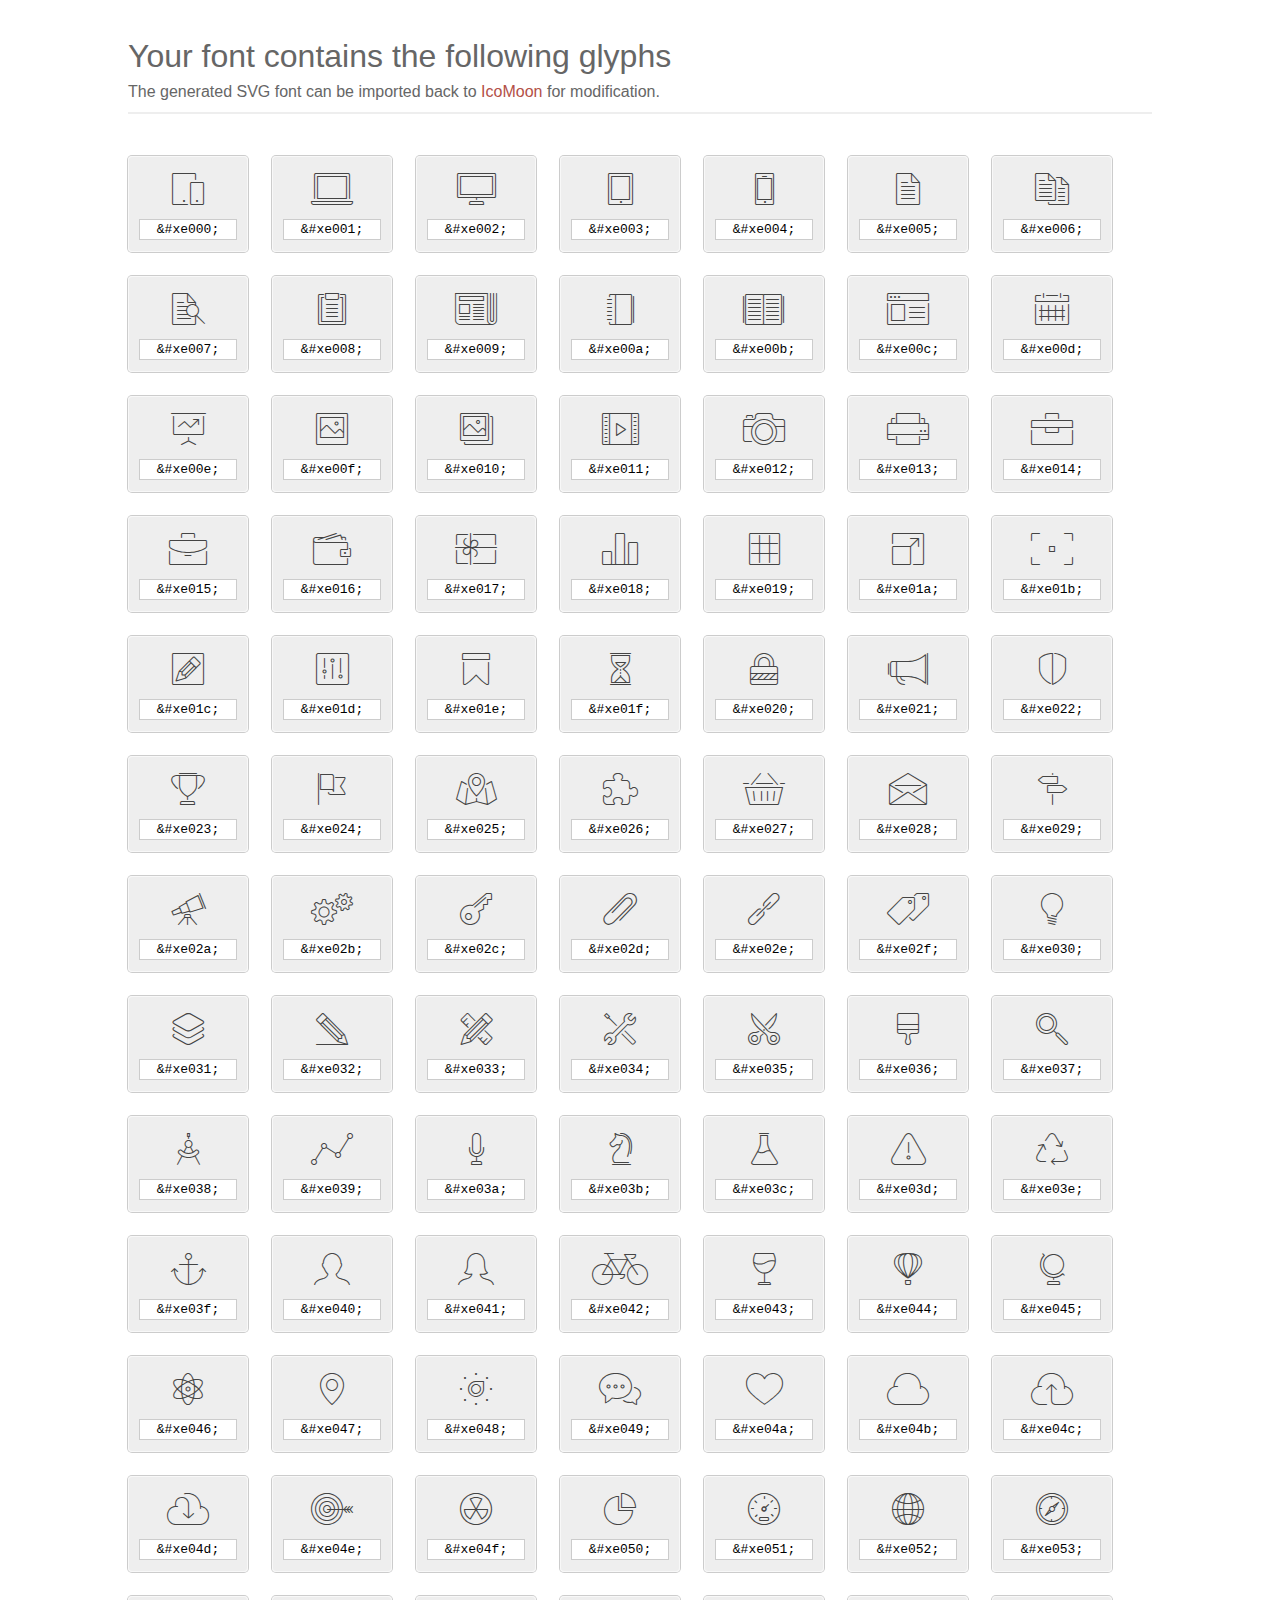
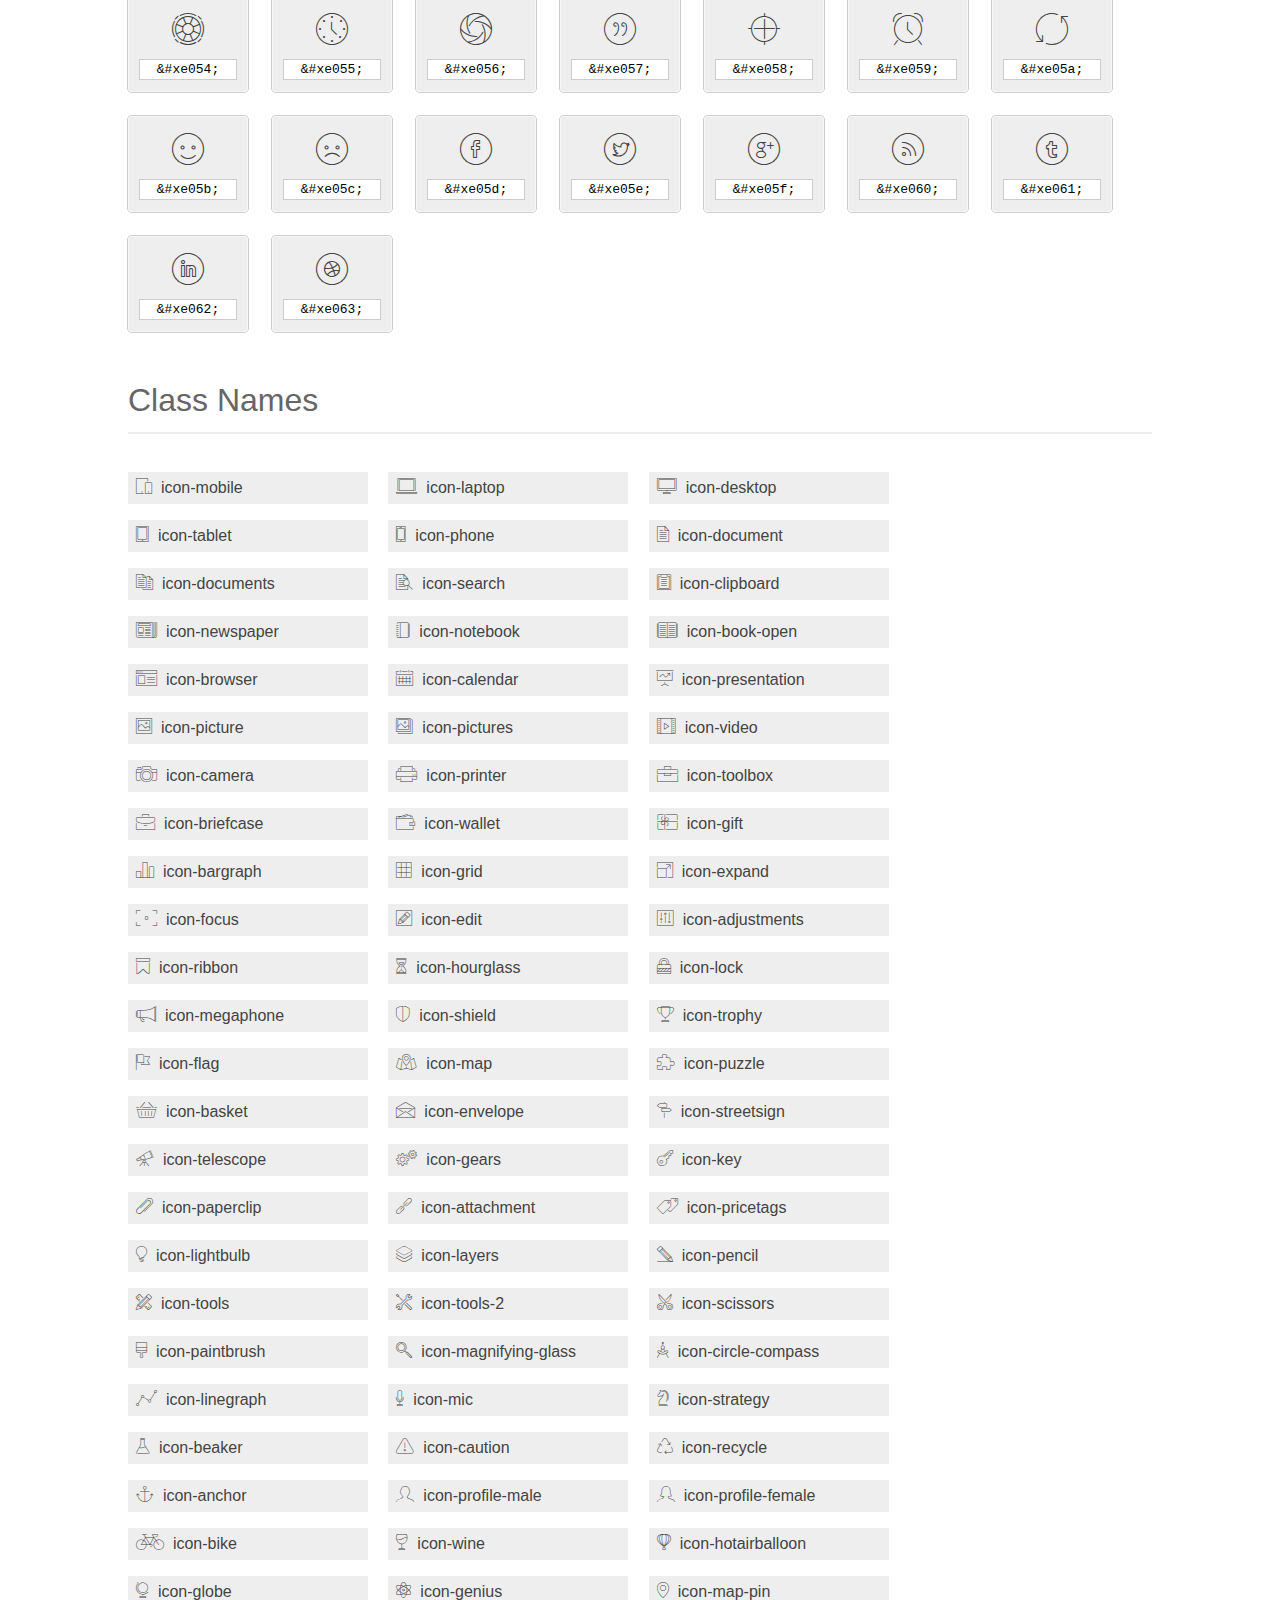
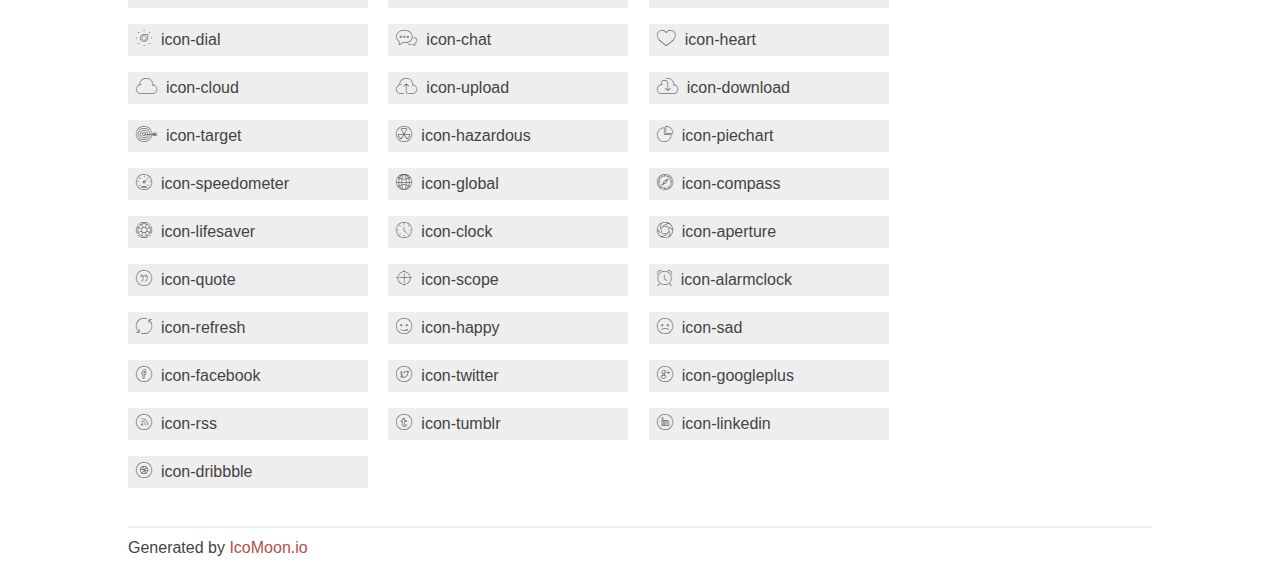
<file: portfolio/fonts/et-line-font/index.html>
<!doctype html>
<html>
<head>
<title>Your Font/Glyphs</title>
<link rel="stylesheet" href="style.css" />
<!--[if lte IE 7]><script src="lte-ie7.js"></script><![endif]-->
<style>
	section, header, footer {display: block;}
	body {
		font-family: sans-serif;
		color: #444;
		line-height: 1.5;
		font-size: 1em;
	}
	* {
		-moz-box-sizing: border-box;
		-webkit-box-sizing: border-box;
		box-sizing: border-box;
		margin: 0;
		padding: 0;
	}
	.glyph {
		font-size: 16px;
		float: left;
		text-align: center;
		background: #eee;
		padding: .75em;
		margin: .75em 1.5em .75em 0;
		width: 7.5em;
		border-radius: .25em;
		box-shadow: inset 0 0 0 1px #f8f8f8, 0 0 0 1px #CCC;
	}
	.glyph input {
		font-family: consolas, monospace;
		font-size: 13px;
		width: 100%;
		text-align: center;
		border: 0;
		box-shadow: 0 0 0 1px #ccc;
		padding: .125em;
	}
	.w-main {
		width: 80%;
	}
	.centered {
		margin-left: auto;
		margin-right: auto;
	}
	.fs1 {
		font-size: 2em;
	}
	header {
		margin: 2em 0;
		padding-bottom: .5em;
		color: #666;
		box-shadow: 0 2px #eee;
	}
	header h1 {
		font-size: 2em;
		font-weight: normal;
	}
	.clearfix:before, .clearfix:after { content: ""; display: table; }
	.clearfix:after, .clear { clear: both; }
	footer {
		margin-top: 2em;
		padding: .5em 0;
		box-shadow: 0 -2px #eee;
	}
	a, a:visited {
		color: #B35047;
		text-decoration: none;
	}
	a:hover, a:focus {color: #000;}
	.box1 {
		font-size: 16px;
		display: inline-block;
		width: 15em;
		padding: .25em .5em;
		background: #eee;
		margin: .5em 1em .5em 0;
	}
</style>
</head>
<body>
	<div class="w-main centered">
	<section class="mtm clearfix" id="glyphs">
	<header>
		<h1>Your font contains the following glyphs</h1>
		<p>The generated SVG font can be imported back to <a href="http://icomoon.io/app">IcoMoon</a> for modification.</p>
	</header>
	<div class="glyph">
		<div class="fs1" aria-hidden="true" data-icon="&#xe000;"></div>
		<input type="text" readonly="readonly" value="&amp;#xe000;" />
	</div>
	<div class="glyph">
		<div class="fs1" aria-hidden="true" data-icon="&#xe001;"></div>
		<input type="text" readonly="readonly" value="&amp;#xe001;" />
	</div>
	<div class="glyph">
		<div class="fs1" aria-hidden="true" data-icon="&#xe002;"></div>
		<input type="text" readonly="readonly" value="&amp;#xe002;" />
	</div>
	<div class="glyph">
		<div class="fs1" aria-hidden="true" data-icon="&#xe003;"></div>
		<input type="text" readonly="readonly" value="&amp;#xe003;" />
	</div>
	<div class="glyph">
		<div class="fs1" aria-hidden="true" data-icon="&#xe004;"></div>
		<input type="text" readonly="readonly" value="&amp;#xe004;" />
	</div>
	<div class="glyph">
		<div class="fs1" aria-hidden="true" data-icon="&#xe005;"></div>
		<input type="text" readonly="readonly" value="&amp;#xe005;" />
	</div>
	<div class="glyph">
		<div class="fs1" aria-hidden="true" data-icon="&#xe006;"></div>
		<input type="text" readonly="readonly" value="&amp;#xe006;" />
	</div>
	<div class="glyph">
		<div class="fs1" aria-hidden="true" data-icon="&#xe007;"></div>
		<input type="text" readonly="readonly" value="&amp;#xe007;" />
	</div>
	<div class="glyph">
		<div class="fs1" aria-hidden="true" data-icon="&#xe008;"></div>
		<input type="text" readonly="readonly" value="&amp;#xe008;" />
	</div>
	<div class="glyph">
		<div class="fs1" aria-hidden="true" data-icon="&#xe009;"></div>
		<input type="text" readonly="readonly" value="&amp;#xe009;" />
	</div>
	<div class="glyph">
		<div class="fs1" aria-hidden="true" data-icon="&#xe00a;"></div>
		<input type="text" readonly="readonly" value="&amp;#xe00a;" />
	</div>
	<div class="glyph">
		<div class="fs1" aria-hidden="true" data-icon="&#xe00b;"></div>
		<input type="text" readonly="readonly" value="&amp;#xe00b;" />
	</div>
	<div class="glyph">
		<div class="fs1" aria-hidden="true" data-icon="&#xe00c;"></div>
		<input type="text" readonly="readonly" value="&amp;#xe00c;" />
	</div>
	<div class="glyph">
		<div class="fs1" aria-hidden="true" data-icon="&#xe00d;"></div>
		<input type="text" readonly="readonly" value="&amp;#xe00d;" />
	</div>
	<div class="glyph">
		<div class="fs1" aria-hidden="true" data-icon="&#xe00e;"></div>
		<input type="text" readonly="readonly" value="&amp;#xe00e;" />
	</div>
	<div class="glyph">
		<div class="fs1" aria-hidden="true" data-icon="&#xe00f;"></div>
		<input type="text" readonly="readonly" value="&amp;#xe00f;" />
	</div>
	<div class="glyph">
		<div class="fs1" aria-hidden="true" data-icon="&#xe010;"></div>
		<input type="text" readonly="readonly" value="&amp;#xe010;" />
	</div>
	<div class="glyph">
		<div class="fs1" aria-hidden="true" data-icon="&#xe011;"></div>
		<input type="text" readonly="readonly" value="&amp;#xe011;" />
	</div>
	<div class="glyph">
		<div class="fs1" aria-hidden="true" data-icon="&#xe012;"></div>
		<input type="text" readonly="readonly" value="&amp;#xe012;" />
	</div>
	<div class="glyph">
		<div class="fs1" aria-hidden="true" data-icon="&#xe013;"></div>
		<input type="text" readonly="readonly" value="&amp;#xe013;" />
	</div>
	<div class="glyph">
		<div class="fs1" aria-hidden="true" data-icon="&#xe014;"></div>
		<input type="text" readonly="readonly" value="&amp;#xe014;" />
	</div>
	<div class="glyph">
		<div class="fs1" aria-hidden="true" data-icon="&#xe015;"></div>
		<input type="text" readonly="readonly" value="&amp;#xe015;" />
	</div>
	<div class="glyph">
		<div class="fs1" aria-hidden="true" data-icon="&#xe016;"></div>
		<input type="text" readonly="readonly" value="&amp;#xe016;" />
	</div>
	<div class="glyph">
		<div class="fs1" aria-hidden="true" data-icon="&#xe017;"></div>
		<input type="text" readonly="readonly" value="&amp;#xe017;" />
	</div>
	<div class="glyph">
		<div class="fs1" aria-hidden="true" data-icon="&#xe018;"></div>
		<input type="text" readonly="readonly" value="&amp;#xe018;" />
	</div>
	<div class="glyph">
		<div class="fs1" aria-hidden="true" data-icon="&#xe019;"></div>
		<input type="text" readonly="readonly" value="&amp;#xe019;" />
	</div>
	<div class="glyph">
		<div class="fs1" aria-hidden="true" data-icon="&#xe01a;"></div>
		<input type="text" readonly="readonly" value="&amp;#xe01a;" />
	</div>
	<div class="glyph">
		<div class="fs1" aria-hidden="true" data-icon="&#xe01b;"></div>
		<input type="text" readonly="readonly" value="&amp;#xe01b;" />
	</div>
	<div class="glyph">
		<div class="fs1" aria-hidden="true" data-icon="&#xe01c;"></div>
		<input type="text" readonly="readonly" value="&amp;#xe01c;" />
	</div>
	<div class="glyph">
		<div class="fs1" aria-hidden="true" data-icon="&#xe01d;"></div>
		<input type="text" readonly="readonly" value="&amp;#xe01d;" />
	</div>
	<div class="glyph">
		<div class="fs1" aria-hidden="true" data-icon="&#xe01e;"></div>
		<input type="text" readonly="readonly" value="&amp;#xe01e;" />
	</div>
	<div class="glyph">
		<div class="fs1" aria-hidden="true" data-icon="&#xe01f;"></div>
		<input type="text" readonly="readonly" value="&amp;#xe01f;" />
	</div>
	<div class="glyph">
		<div class="fs1" aria-hidden="true" data-icon="&#xe020;"></div>
		<input type="text" readonly="readonly" value="&amp;#xe020;" />
	</div>
	<div class="glyph">
		<div class="fs1" aria-hidden="true" data-icon="&#xe021;"></div>
		<input type="text" readonly="readonly" value="&amp;#xe021;" />
	</div>
	<div class="glyph">
		<div class="fs1" aria-hidden="true" data-icon="&#xe022;"></div>
		<input type="text" readonly="readonly" value="&amp;#xe022;" />
	</div>
	<div class="glyph">
		<div class="fs1" aria-hidden="true" data-icon="&#xe023;"></div>
		<input type="text" readonly="readonly" value="&amp;#xe023;" />
	</div>
	<div class="glyph">
		<div class="fs1" aria-hidden="true" data-icon="&#xe024;"></div>
		<input type="text" readonly="readonly" value="&amp;#xe024;" />
	</div>
	<div class="glyph">
		<div class="fs1" aria-hidden="true" data-icon="&#xe025;"></div>
		<input type="text" readonly="readonly" value="&amp;#xe025;" />
	</div>
	<div class="glyph">
		<div class="fs1" aria-hidden="true" data-icon="&#xe026;"></div>
		<input type="text" readonly="readonly" value="&amp;#xe026;" />
	</div>
	<div class="glyph">
		<div class="fs1" aria-hidden="true" data-icon="&#xe027;"></div>
		<input type="text" readonly="readonly" value="&amp;#xe027;" />
	</div>
	<div class="glyph">
		<div class="fs1" aria-hidden="true" data-icon="&#xe028;"></div>
		<input type="text" readonly="readonly" value="&amp;#xe028;" />
	</div>
	<div class="glyph">
		<div class="fs1" aria-hidden="true" data-icon="&#xe029;"></div>
		<input type="text" readonly="readonly" value="&amp;#xe029;" />
	</div>
	<div class="glyph">
		<div class="fs1" aria-hidden="true" data-icon="&#xe02a;"></div>
		<input type="text" readonly="readonly" value="&amp;#xe02a;" />
	</div>
	<div class="glyph">
		<div class="fs1" aria-hidden="true" data-icon="&#xe02b;"></div>
		<input type="text" readonly="readonly" value="&amp;#xe02b;" />
	</div>
	<div class="glyph">
		<div class="fs1" aria-hidden="true" data-icon="&#xe02c;"></div>
		<input type="text" readonly="readonly" value="&amp;#xe02c;" />
	</div>
	<div class="glyph">
		<div class="fs1" aria-hidden="true" data-icon="&#xe02d;"></div>
		<input type="text" readonly="readonly" value="&amp;#xe02d;" />
	</div>
	<div class="glyph">
		<div class="fs1" aria-hidden="true" data-icon="&#xe02e;"></div>
		<input type="text" readonly="readonly" value="&amp;#xe02e;" />
	</div>
	<div class="glyph">
		<div class="fs1" aria-hidden="true" data-icon="&#xe02f;"></div>
		<input type="text" readonly="readonly" value="&amp;#xe02f;" />
	</div>
	<div class="glyph">
		<div class="fs1" aria-hidden="true" data-icon="&#xe030;"></div>
		<input type="text" readonly="readonly" value="&amp;#xe030;" />
	</div>
	<div class="glyph">
		<div class="fs1" aria-hidden="true" data-icon="&#xe031;"></div>
		<input type="text" readonly="readonly" value="&amp;#xe031;" />
	</div>
	<div class="glyph">
		<div class="fs1" aria-hidden="true" data-icon="&#xe032;"></div>
		<input type="text" readonly="readonly" value="&amp;#xe032;" />
	</div>
	<div class="glyph">
		<div class="fs1" aria-hidden="true" data-icon="&#xe033;"></div>
		<input type="text" readonly="readonly" value="&amp;#xe033;" />
	</div>
	<div class="glyph">
		<div class="fs1" aria-hidden="true" data-icon="&#xe034;"></div>
		<input type="text" readonly="readonly" value="&amp;#xe034;" />
	</div>
	<div class="glyph">
		<div class="fs1" aria-hidden="true" data-icon="&#xe035;"></div>
		<input type="text" readonly="readonly" value="&amp;#xe035;" />
	</div>
	<div class="glyph">
		<div class="fs1" aria-hidden="true" data-icon="&#xe036;"></div>
		<input type="text" readonly="readonly" value="&amp;#xe036;" />
	</div>
	<div class="glyph">
		<div class="fs1" aria-hidden="true" data-icon="&#xe037;"></div>
		<input type="text" readonly="readonly" value="&amp;#xe037;" />
	</div>
	<div class="glyph">
		<div class="fs1" aria-hidden="true" data-icon="&#xe038;"></div>
		<input type="text" readonly="readonly" value="&amp;#xe038;" />
	</div>
	<div class="glyph">
		<div class="fs1" aria-hidden="true" data-icon="&#xe039;"></div>
		<input type="text" readonly="readonly" value="&amp;#xe039;" />
	</div>
	<div class="glyph">
		<div class="fs1" aria-hidden="true" data-icon="&#xe03a;"></div>
		<input type="text" readonly="readonly" value="&amp;#xe03a;" />
	</div>
	<div class="glyph">
		<div class="fs1" aria-hidden="true" data-icon="&#xe03b;"></div>
		<input type="text" readonly="readonly" value="&amp;#xe03b;" />
	</div>
	<div class="glyph">
		<div class="fs1" aria-hidden="true" data-icon="&#xe03c;"></div>
		<input type="text" readonly="readonly" value="&amp;#xe03c;" />
	</div>
	<div class="glyph">
		<div class="fs1" aria-hidden="true" data-icon="&#xe03d;"></div>
		<input type="text" readonly="readonly" value="&amp;#xe03d;" />
	</div>
	<div class="glyph">
		<div class="fs1" aria-hidden="true" data-icon="&#xe03e;"></div>
		<input type="text" readonly="readonly" value="&amp;#xe03e;" />
	</div>
	<div class="glyph">
		<div class="fs1" aria-hidden="true" data-icon="&#xe03f;"></div>
		<input type="text" readonly="readonly" value="&amp;#xe03f;" />
	</div>
	<div class="glyph">
		<div class="fs1" aria-hidden="true" data-icon="&#xe040;"></div>
		<input type="text" readonly="readonly" value="&amp;#xe040;" />
	</div>
	<div class="glyph">
		<div class="fs1" aria-hidden="true" data-icon="&#xe041;"></div>
		<input type="text" readonly="readonly" value="&amp;#xe041;" />
	</div>
	<div class="glyph">
		<div class="fs1" aria-hidden="true" data-icon="&#xe042;"></div>
		<input type="text" readonly="readonly" value="&amp;#xe042;" />
	</div>
	<div class="glyph">
		<div class="fs1" aria-hidden="true" data-icon="&#xe043;"></div>
		<input type="text" readonly="readonly" value="&amp;#xe043;" />
	</div>
	<div class="glyph">
		<div class="fs1" aria-hidden="true" data-icon="&#xe044;"></div>
		<input type="text" readonly="readonly" value="&amp;#xe044;" />
	</div>
	<div class="glyph">
		<div class="fs1" aria-hidden="true" data-icon="&#xe045;"></div>
		<input type="text" readonly="readonly" value="&amp;#xe045;" />
	</div>
	<div class="glyph">
		<div class="fs1" aria-hidden="true" data-icon="&#xe046;"></div>
		<input type="text" readonly="readonly" value="&amp;#xe046;" />
	</div>
	<div class="glyph">
		<div class="fs1" aria-hidden="true" data-icon="&#xe047;"></div>
		<input type="text" readonly="readonly" value="&amp;#xe047;" />
	</div>
	<div class="glyph">
		<div class="fs1" aria-hidden="true" data-icon="&#xe048;"></div>
		<input type="text" readonly="readonly" value="&amp;#xe048;" />
	</div>
	<div class="glyph">
		<div class="fs1" aria-hidden="true" data-icon="&#xe049;"></div>
		<input type="text" readonly="readonly" value="&amp;#xe049;" />
	</div>
	<div class="glyph">
		<div class="fs1" aria-hidden="true" data-icon="&#xe04a;"></div>
		<input type="text" readonly="readonly" value="&amp;#xe04a;" />
	</div>
	<div class="glyph">
		<div class="fs1" aria-hidden="true" data-icon="&#xe04b;"></div>
		<input type="text" readonly="readonly" value="&amp;#xe04b;" />
	</div>
	<div class="glyph">
		<div class="fs1" aria-hidden="true" data-icon="&#xe04c;"></div>
		<input type="text" readonly="readonly" value="&amp;#xe04c;" />
	</div>
	<div class="glyph">
		<div class="fs1" aria-hidden="true" data-icon="&#xe04d;"></div>
		<input type="text" readonly="readonly" value="&amp;#xe04d;" />
	</div>
	<div class="glyph">
		<div class="fs1" aria-hidden="true" data-icon="&#xe04e;"></div>
		<input type="text" readonly="readonly" value="&amp;#xe04e;" />
	</div>
	<div class="glyph">
		<div class="fs1" aria-hidden="true" data-icon="&#xe04f;"></div>
		<input type="text" readonly="readonly" value="&amp;#xe04f;" />
	</div>
	<div class="glyph">
		<div class="fs1" aria-hidden="true" data-icon="&#xe050;"></div>
		<input type="text" readonly="readonly" value="&amp;#xe050;" />
	</div>
	<div class="glyph">
		<div class="fs1" aria-hidden="true" data-icon="&#xe051;"></div>
		<input type="text" readonly="readonly" value="&amp;#xe051;" />
	</div>
	<div class="glyph">
		<div class="fs1" aria-hidden="true" data-icon="&#xe052;"></div>
		<input type="text" readonly="readonly" value="&amp;#xe052;" />
	</div>
	<div class="glyph">
		<div class="fs1" aria-hidden="true" data-icon="&#xe053;"></div>
		<input type="text" readonly="readonly" value="&amp;#xe053;" />
	</div>
	<div class="glyph">
		<div class="fs1" aria-hidden="true" data-icon="&#xe054;"></div>
		<input type="text" readonly="readonly" value="&amp;#xe054;" />
	</div>
	<div class="glyph">
		<div class="fs1" aria-hidden="true" data-icon="&#xe055;"></div>
		<input type="text" readonly="readonly" value="&amp;#xe055;" />
	</div>
	<div class="glyph">
		<div class="fs1" aria-hidden="true" data-icon="&#xe056;"></div>
		<input type="text" readonly="readonly" value="&amp;#xe056;" />
	</div>
	<div class="glyph">
		<div class="fs1" aria-hidden="true" data-icon="&#xe057;"></div>
		<input type="text" readonly="readonly" value="&amp;#xe057;" />
	</div>
	<div class="glyph">
		<div class="fs1" aria-hidden="true" data-icon="&#xe058;"></div>
		<input type="text" readonly="readonly" value="&amp;#xe058;" />
	</div>
	<div class="glyph">
		<div class="fs1" aria-hidden="true" data-icon="&#xe059;"></div>
		<input type="text" readonly="readonly" value="&amp;#xe059;" />
	</div>
	<div class="glyph">
		<div class="fs1" aria-hidden="true" data-icon="&#xe05a;"></div>
		<input type="text" readonly="readonly" value="&amp;#xe05a;" />
	</div>
	<div class="glyph">
		<div class="fs1" aria-hidden="true" data-icon="&#xe05b;"></div>
		<input type="text" readonly="readonly" value="&amp;#xe05b;" />
	</div>
	<div class="glyph">
		<div class="fs1" aria-hidden="true" data-icon="&#xe05c;"></div>
		<input type="text" readonly="readonly" value="&amp;#xe05c;" />
	</div>
	<div class="glyph">
		<div class="fs1" aria-hidden="true" data-icon="&#xe05d;"></div>
		<input type="text" readonly="readonly" value="&amp;#xe05d;" />
	</div>
	<div class="glyph">
		<div class="fs1" aria-hidden="true" data-icon="&#xe05e;"></div>
		<input type="text" readonly="readonly" value="&amp;#xe05e;" />
	</div>
	<div class="glyph">
		<div class="fs1" aria-hidden="true" data-icon="&#xe05f;"></div>
		<input type="text" readonly="readonly" value="&amp;#xe05f;" />
	</div>
	<div class="glyph">
		<div class="fs1" aria-hidden="true" data-icon="&#xe060;"></div>
		<input type="text" readonly="readonly" value="&amp;#xe060;" />
	</div>
	<div class="glyph">
		<div class="fs1" aria-hidden="true" data-icon="&#xe061;"></div>
		<input type="text" readonly="readonly" value="&amp;#xe061;" />
	</div>
	<div class="glyph">
		<div class="fs1" aria-hidden="true" data-icon="&#xe062;"></div>
		<input type="text" readonly="readonly" value="&amp;#xe062;" />
	</div>
	<div class="glyph">
		<div class="fs1" aria-hidden="true" data-icon="&#xe063;"></div>
		<input type="text" readonly="readonly" value="&amp;#xe063;" />
	</div>
	</section>
	<div class="clear"></div>
	<section class="mtm clearfix" id="glyphs">
	<header>
		<h1>Class Names</h1>
	</header>
	<span class="box1">
		<span aria-hidden="true" class="icon-mobile"></span>
		&nbsp;icon-mobile
	</span>
	<span class="box1">
		<span aria-hidden="true" class="icon-laptop"></span>
		&nbsp;icon-laptop
	</span>
	<span class="box1">
		<span aria-hidden="true" class="icon-desktop"></span>
		&nbsp;icon-desktop
	</span>
	<span class="box1">
		<span aria-hidden="true" class="icon-tablet"></span>
		&nbsp;icon-tablet
	</span>
	<span class="box1">
		<span aria-hidden="true" class="icon-phone"></span>
		&nbsp;icon-phone
	</span>
	<span class="box1">
		<span aria-hidden="true" class="icon-document"></span>
		&nbsp;icon-document
	</span>
	<span class="box1">
		<span aria-hidden="true" class="icon-documents"></span>
		&nbsp;icon-documents
	</span>
	<span class="box1">
		<span aria-hidden="true" class="icon-search"></span>
		&nbsp;icon-search
	</span>
	<span class="box1">
		<span aria-hidden="true" class="icon-clipboard"></span>
		&nbsp;icon-clipboard
	</span>
	<span class="box1">
		<span aria-hidden="true" class="icon-newspaper"></span>
		&nbsp;icon-newspaper
	</span>
	<span class="box1">
		<span aria-hidden="true" class="icon-notebook"></span>
		&nbsp;icon-notebook
	</span>
	<span class="box1">
		<span aria-hidden="true" class="icon-book-open"></span>
		&nbsp;icon-book-open
	</span>
	<span class="box1">
		<span aria-hidden="true" class="icon-browser"></span>
		&nbsp;icon-browser
	</span>
	<span class="box1">
		<span aria-hidden="true" class="icon-calendar"></span>
		&nbsp;icon-calendar
	</span>
	<span class="box1">
		<span aria-hidden="true" class="icon-presentation"></span>
		&nbsp;icon-presentation
	</span>
	<span class="box1">
		<span aria-hidden="true" class="icon-picture"></span>
		&nbsp;icon-picture
	</span>
	<span class="box1">
		<span aria-hidden="true" class="icon-pictures"></span>
		&nbsp;icon-pictures
	</span>
	<span class="box1">
		<span aria-hidden="true" class="icon-video"></span>
		&nbsp;icon-video
	</span>
	<span class="box1">
		<span aria-hidden="true" class="icon-camera"></span>
		&nbsp;icon-camera
	</span>
	<span class="box1">
		<span aria-hidden="true" class="icon-printer"></span>
		&nbsp;icon-printer
	</span>
	<span class="box1">
		<span aria-hidden="true" class="icon-toolbox"></span>
		&nbsp;icon-toolbox
	</span>
	<span class="box1">
		<span aria-hidden="true" class="icon-briefcase"></span>
		&nbsp;icon-briefcase
	</span>
	<span class="box1">
		<span aria-hidden="true" class="icon-wallet"></span>
		&nbsp;icon-wallet
	</span>
	<span class="box1">
		<span aria-hidden="true" class="icon-gift"></span>
		&nbsp;icon-gift
	</span>
	<span class="box1">
		<span aria-hidden="true" class="icon-bargraph"></span>
		&nbsp;icon-bargraph
	</span>
	<span class="box1">
		<span aria-hidden="true" class="icon-grid"></span>
		&nbsp;icon-grid
	</span>
	<span class="box1">
		<span aria-hidden="true" class="icon-expand"></span>
		&nbsp;icon-expand
	</span>
	<span class="box1">
		<span aria-hidden="true" class="icon-focus"></span>
		&nbsp;icon-focus
	</span>
	<span class="box1">
		<span aria-hidden="true" class="icon-edit"></span>
		&nbsp;icon-edit
	</span>
	<span class="box1">
		<span aria-hidden="true" class="icon-adjustments"></span>
		&nbsp;icon-adjustments
	</span>
	<span class="box1">
		<span aria-hidden="true" class="icon-ribbon"></span>
		&nbsp;icon-ribbon
	</span>
	<span class="box1">
		<span aria-hidden="true" class="icon-hourglass"></span>
		&nbsp;icon-hourglass
	</span>
	<span class="box1">
		<span aria-hidden="true" class="icon-lock"></span>
		&nbsp;icon-lock
	</span>
	<span class="box1">
		<span aria-hidden="true" class="icon-megaphone"></span>
		&nbsp;icon-megaphone
	</span>
	<span class="box1">
		<span aria-hidden="true" class="icon-shield"></span>
		&nbsp;icon-shield
	</span>
	<span class="box1">
		<span aria-hidden="true" class="icon-trophy"></span>
		&nbsp;icon-trophy
	</span>
	<span class="box1">
		<span aria-hidden="true" class="icon-flag"></span>
		&nbsp;icon-flag
	</span>
	<span class="box1">
		<span aria-hidden="true" class="icon-map"></span>
		&nbsp;icon-map
	</span>
	<span class="box1">
		<span aria-hidden="true" class="icon-puzzle"></span>
		&nbsp;icon-puzzle
	</span>
	<span class="box1">
		<span aria-hidden="true" class="icon-basket"></span>
		&nbsp;icon-basket
	</span>
	<span class="box1">
		<span aria-hidden="true" class="icon-envelope"></span>
		&nbsp;icon-envelope
	</span>
	<span class="box1">
		<span aria-hidden="true" class="icon-streetsign"></span>
		&nbsp;icon-streetsign
	</span>
	<span class="box1">
		<span aria-hidden="true" class="icon-telescope"></span>
		&nbsp;icon-telescope
	</span>
	<span class="box1">
		<span aria-hidden="true" class="icon-gears"></span>
		&nbsp;icon-gears
	</span>
	<span class="box1">
		<span aria-hidden="true" class="icon-key"></span>
		&nbsp;icon-key
	</span>
	<span class="box1">
		<span aria-hidden="true" class="icon-paperclip"></span>
		&nbsp;icon-paperclip
	</span>
	<span class="box1">
		<span aria-hidden="true" class="icon-attachment"></span>
		&nbsp;icon-attachment
	</span>
	<span class="box1">
		<span aria-hidden="true" class="icon-pricetags"></span>
		&nbsp;icon-pricetags
	</span>
	<span class="box1">
		<span aria-hidden="true" class="icon-lightbulb"></span>
		&nbsp;icon-lightbulb
	</span>
	<span class="box1">
		<span aria-hidden="true" class="icon-layers"></span>
		&nbsp;icon-layers
	</span>
	<span class="box1">
		<span aria-hidden="true" class="icon-pencil"></span>
		&nbsp;icon-pencil
	</span>
	<span class="box1">
		<span aria-hidden="true" class="icon-tools"></span>
		&nbsp;icon-tools
	</span>
	<span class="box1">
		<span aria-hidden="true" class="icon-tools-2"></span>
		&nbsp;icon-tools-2
	</span>
	<span class="box1">
		<span aria-hidden="true" class="icon-scissors"></span>
		&nbsp;icon-scissors
	</span>
	<span class="box1">
		<span aria-hidden="true" class="icon-paintbrush"></span>
		&nbsp;icon-paintbrush
	</span>
	<span class="box1">
		<span aria-hidden="true" class="icon-magnifying-glass"></span>
		&nbsp;icon-magnifying-glass
	</span>
	<span class="box1">
		<span aria-hidden="true" class="icon-circle-compass"></span>
		&nbsp;icon-circle-compass
	</span>
	<span class="box1">
		<span aria-hidden="true" class="icon-linegraph"></span>
		&nbsp;icon-linegraph
	</span>
	<span class="box1">
		<span aria-hidden="true" class="icon-mic"></span>
		&nbsp;icon-mic
	</span>
	<span class="box1">
		<span aria-hidden="true" class="icon-strategy"></span>
		&nbsp;icon-strategy
	</span>
	<span class="box1">
		<span aria-hidden="true" class="icon-beaker"></span>
		&nbsp;icon-beaker
	</span>
	<span class="box1">
		<span aria-hidden="true" class="icon-caution"></span>
		&nbsp;icon-caution
	</span>
	<span class="box1">
		<span aria-hidden="true" class="icon-recycle"></span>
		&nbsp;icon-recycle
	</span>
	<span class="box1">
		<span aria-hidden="true" class="icon-anchor"></span>
		&nbsp;icon-anchor
	</span>
	<span class="box1">
		<span aria-hidden="true" class="icon-profile-male"></span>
		&nbsp;icon-profile-male
	</span>
	<span class="box1">
		<span aria-hidden="true" class="icon-profile-female"></span>
		&nbsp;icon-profile-female
	</span>
	<span class="box1">
		<span aria-hidden="true" class="icon-bike"></span>
		&nbsp;icon-bike
	</span>
	<span class="box1">
		<span aria-hidden="true" class="icon-wine"></span>
		&nbsp;icon-wine
	</span>
	<span class="box1">
		<span aria-hidden="true" class="icon-hotairballoon"></span>
		&nbsp;icon-hotairballoon
	</span>
	<span class="box1">
		<span aria-hidden="true" class="icon-globe"></span>
		&nbsp;icon-globe
	</span>
	<span class="box1">
		<span aria-hidden="true" class="icon-genius"></span>
		&nbsp;icon-genius
	</span>
	<span class="box1">
		<span aria-hidden="true" class="icon-map-pin"></span>
		&nbsp;icon-map-pin
	</span>
	<span class="box1">
		<span aria-hidden="true" class="icon-dial"></span>
		&nbsp;icon-dial
	</span>
	<span class="box1">
		<span aria-hidden="true" class="icon-chat"></span>
		&nbsp;icon-chat
	</span>
	<span class="box1">
		<span aria-hidden="true" class="icon-heart"></span>
		&nbsp;icon-heart
	</span>
	<span class="box1">
		<span aria-hidden="true" class="icon-cloud"></span>
		&nbsp;icon-cloud
	</span>
	<span class="box1">
		<span aria-hidden="true" class="icon-upload"></span>
		&nbsp;icon-upload
	</span>
	<span class="box1">
		<span aria-hidden="true" class="icon-download"></span>
		&nbsp;icon-download
	</span>
	<span class="box1">
		<span aria-hidden="true" class="icon-target"></span>
		&nbsp;icon-target
	</span>
	<span class="box1">
		<span aria-hidden="true" class="icon-hazardous"></span>
		&nbsp;icon-hazardous
	</span>
	<span class="box1">
		<span aria-hidden="true" class="icon-piechart"></span>
		&nbsp;icon-piechart
	</span>
	<span class="box1">
		<span aria-hidden="true" class="icon-speedometer"></span>
		&nbsp;icon-speedometer
	</span>
	<span class="box1">
		<span aria-hidden="true" class="icon-global"></span>
		&nbsp;icon-global
	</span>
	<span class="box1">
		<span aria-hidden="true" class="icon-compass"></span>
		&nbsp;icon-compass
	</span>
	<span class="box1">
		<span aria-hidden="true" class="icon-lifesaver"></span>
		&nbsp;icon-lifesaver
	</span>
	<span class="box1">
		<span aria-hidden="true" class="icon-clock"></span>
		&nbsp;icon-clock
	</span>
	<span class="box1">
		<span aria-hidden="true" class="icon-aperture"></span>
		&nbsp;icon-aperture
	</span>
	<span class="box1">
		<span aria-hidden="true" class="icon-quote"></span>
		&nbsp;icon-quote
	</span>
	<span class="box1">
		<span aria-hidden="true" class="icon-scope"></span>
		&nbsp;icon-scope
	</span>
	<span class="box1">
		<span aria-hidden="true" class="icon-alarmclock"></span>
		&nbsp;icon-alarmclock
	</span>
	<span class="box1">
		<span aria-hidden="true" class="icon-refresh"></span>
		&nbsp;icon-refresh
	</span>
	<span class="box1">
		<span aria-hidden="true" class="icon-happy"></span>
		&nbsp;icon-happy
	</span>
	<span class="box1">
		<span aria-hidden="true" class="icon-sad"></span>
		&nbsp;icon-sad
	</span>
	<span class="box1">
		<span aria-hidden="true" class="icon-facebook"></span>
		&nbsp;icon-facebook
	</span>
	<span class="box1">
		<span aria-hidden="true" class="icon-twitter"></span>
		&nbsp;icon-twitter
	</span>
	<span class="box1">
		<span aria-hidden="true" class="icon-googleplus"></span>
		&nbsp;icon-googleplus
	</span>
	<span class="box1">
		<span aria-hidden="true" class="icon-rss"></span>
		&nbsp;icon-rss
	</span>
	<span class="box1">
		<span aria-hidden="true" class="icon-tumblr"></span>
		&nbsp;icon-tumblr
	</span>
	<span class="box1">
		<span aria-hidden="true" class="icon-linkedin"></span>
		&nbsp;icon-linkedin
	</span>
	<span class="box1">
		<span aria-hidden="true" class="icon-dribbble"></span>
		&nbsp;icon-dribbble
	</span>
	</section>
	<footer>
		<p>Generated by <a href="http://icomoon.io">IcoMoon.io</a></p>
	</footer>
	</div>
	<script>
	document.getElementById("glyphs").addEventListener("click", function(e) {
		var target = e.target;
		if (target.tagName === "INPUT") {
			target.select();
		}
	});
	</script>
</body>
</html>
</file>
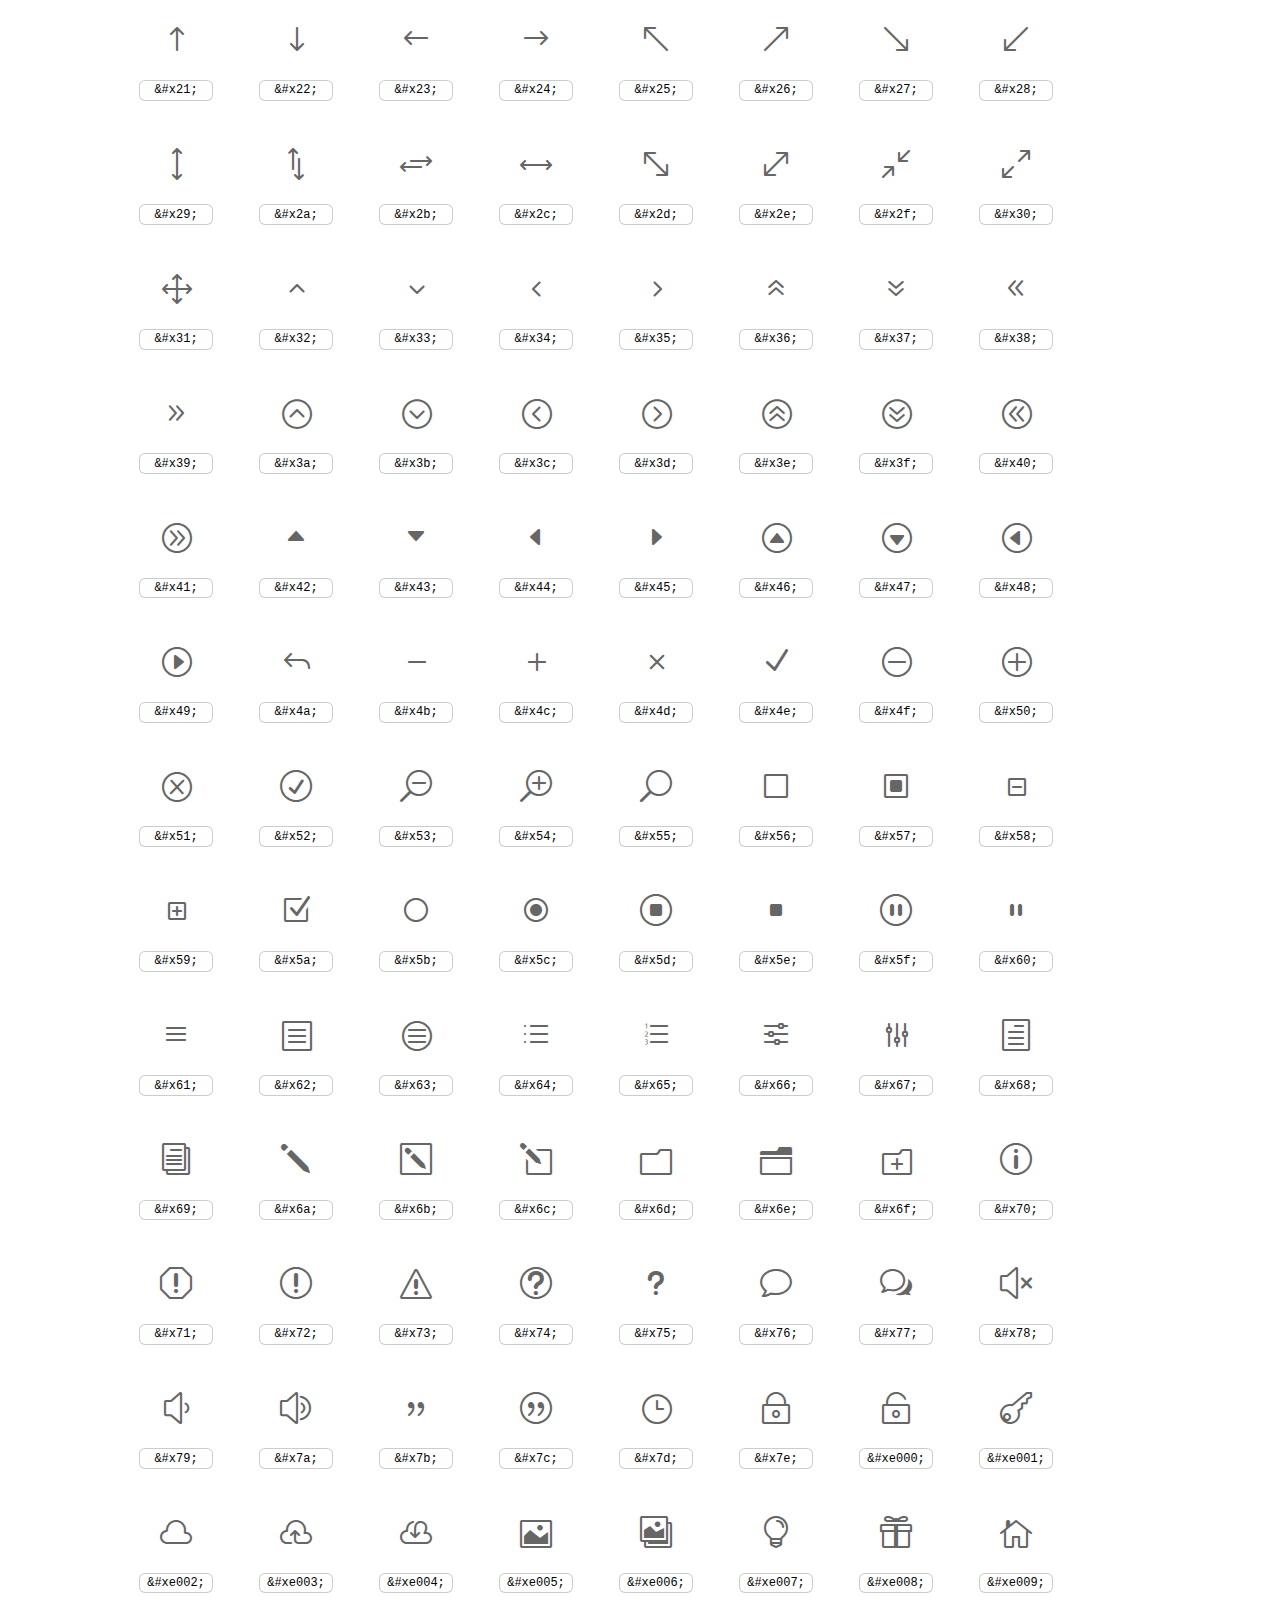
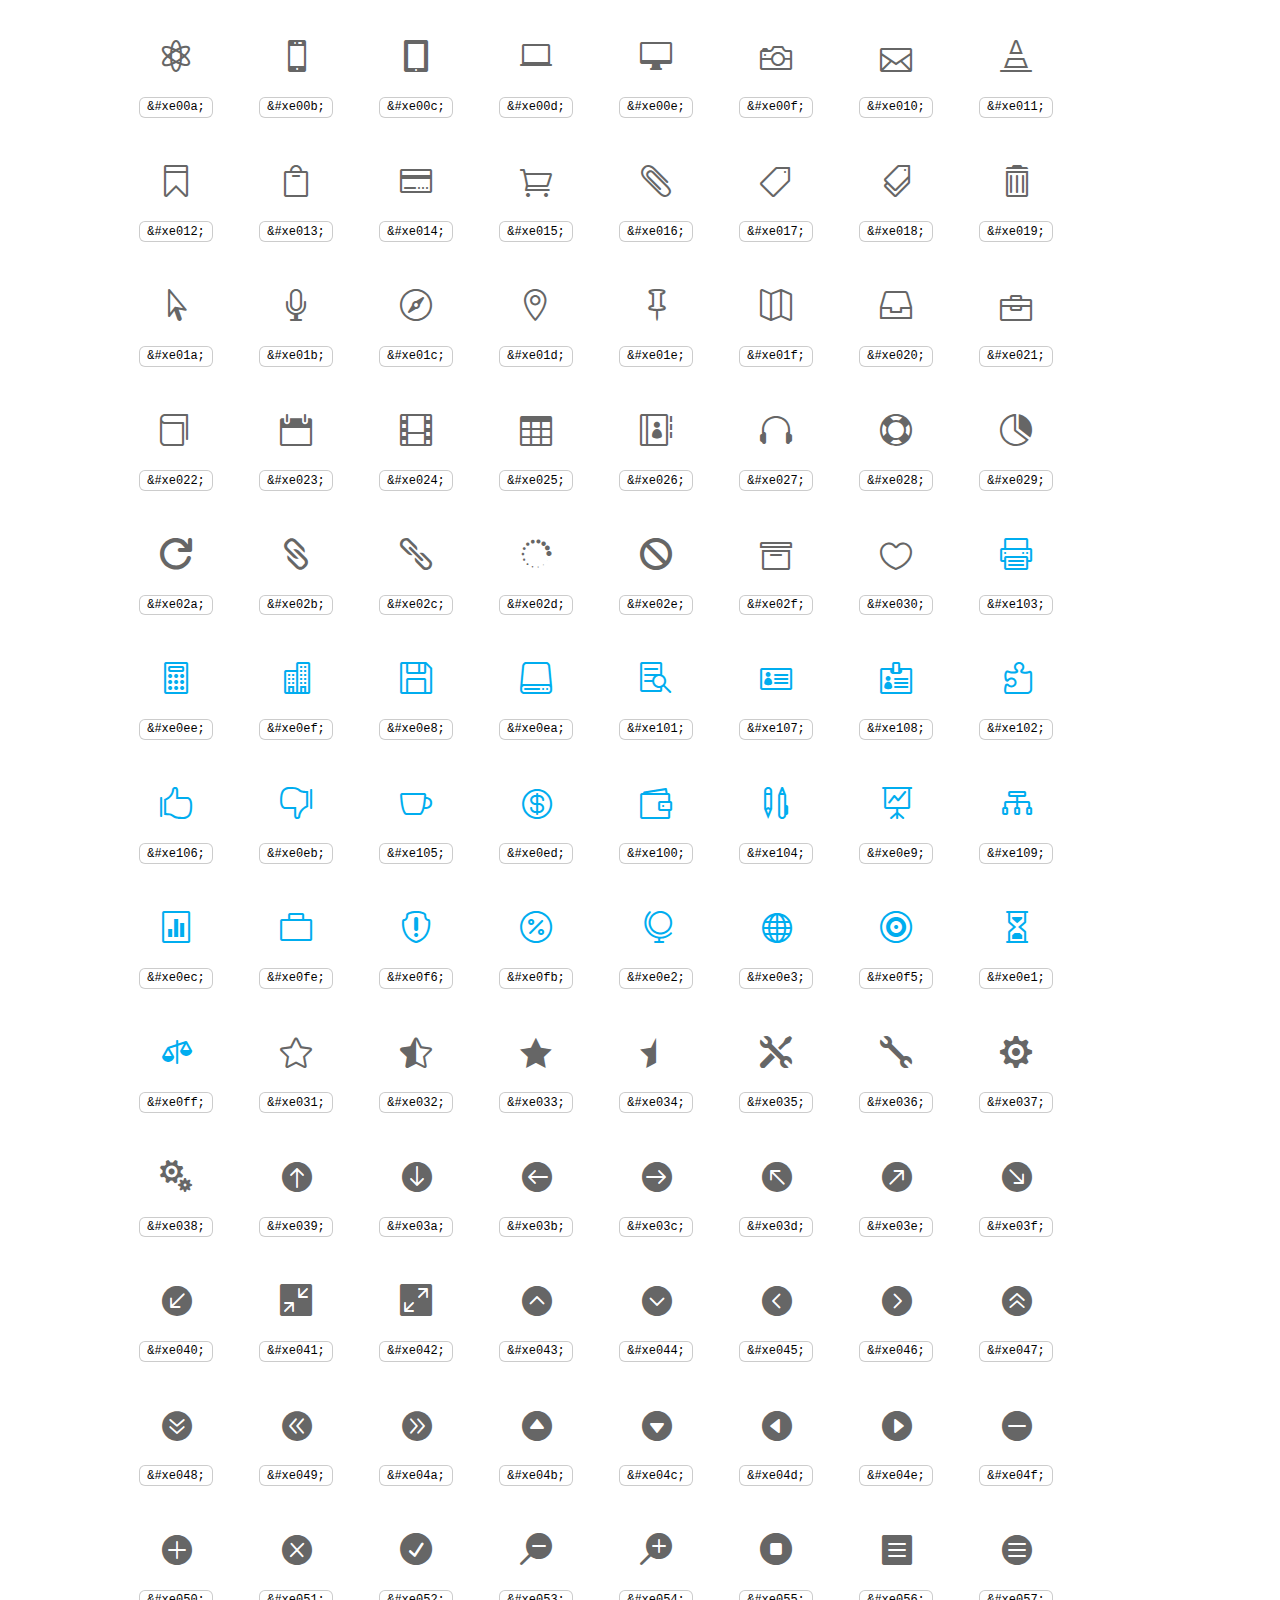
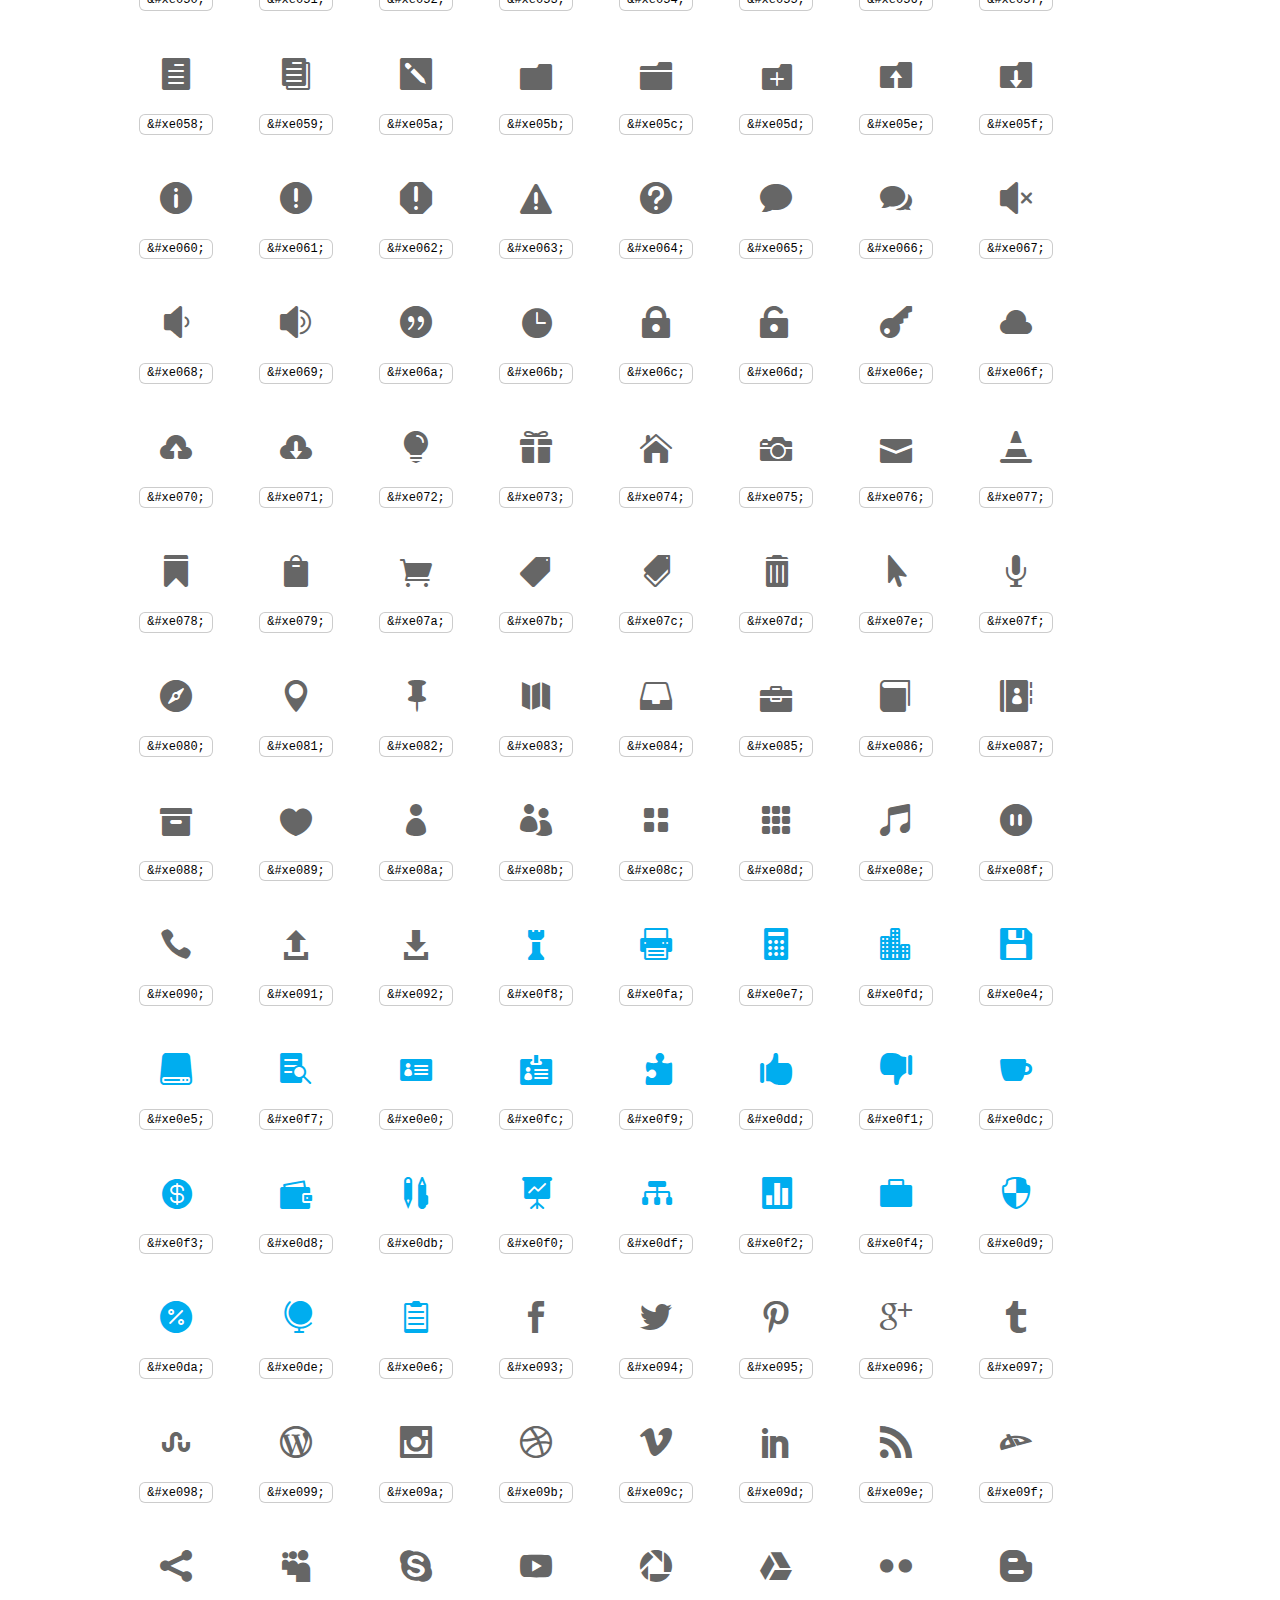
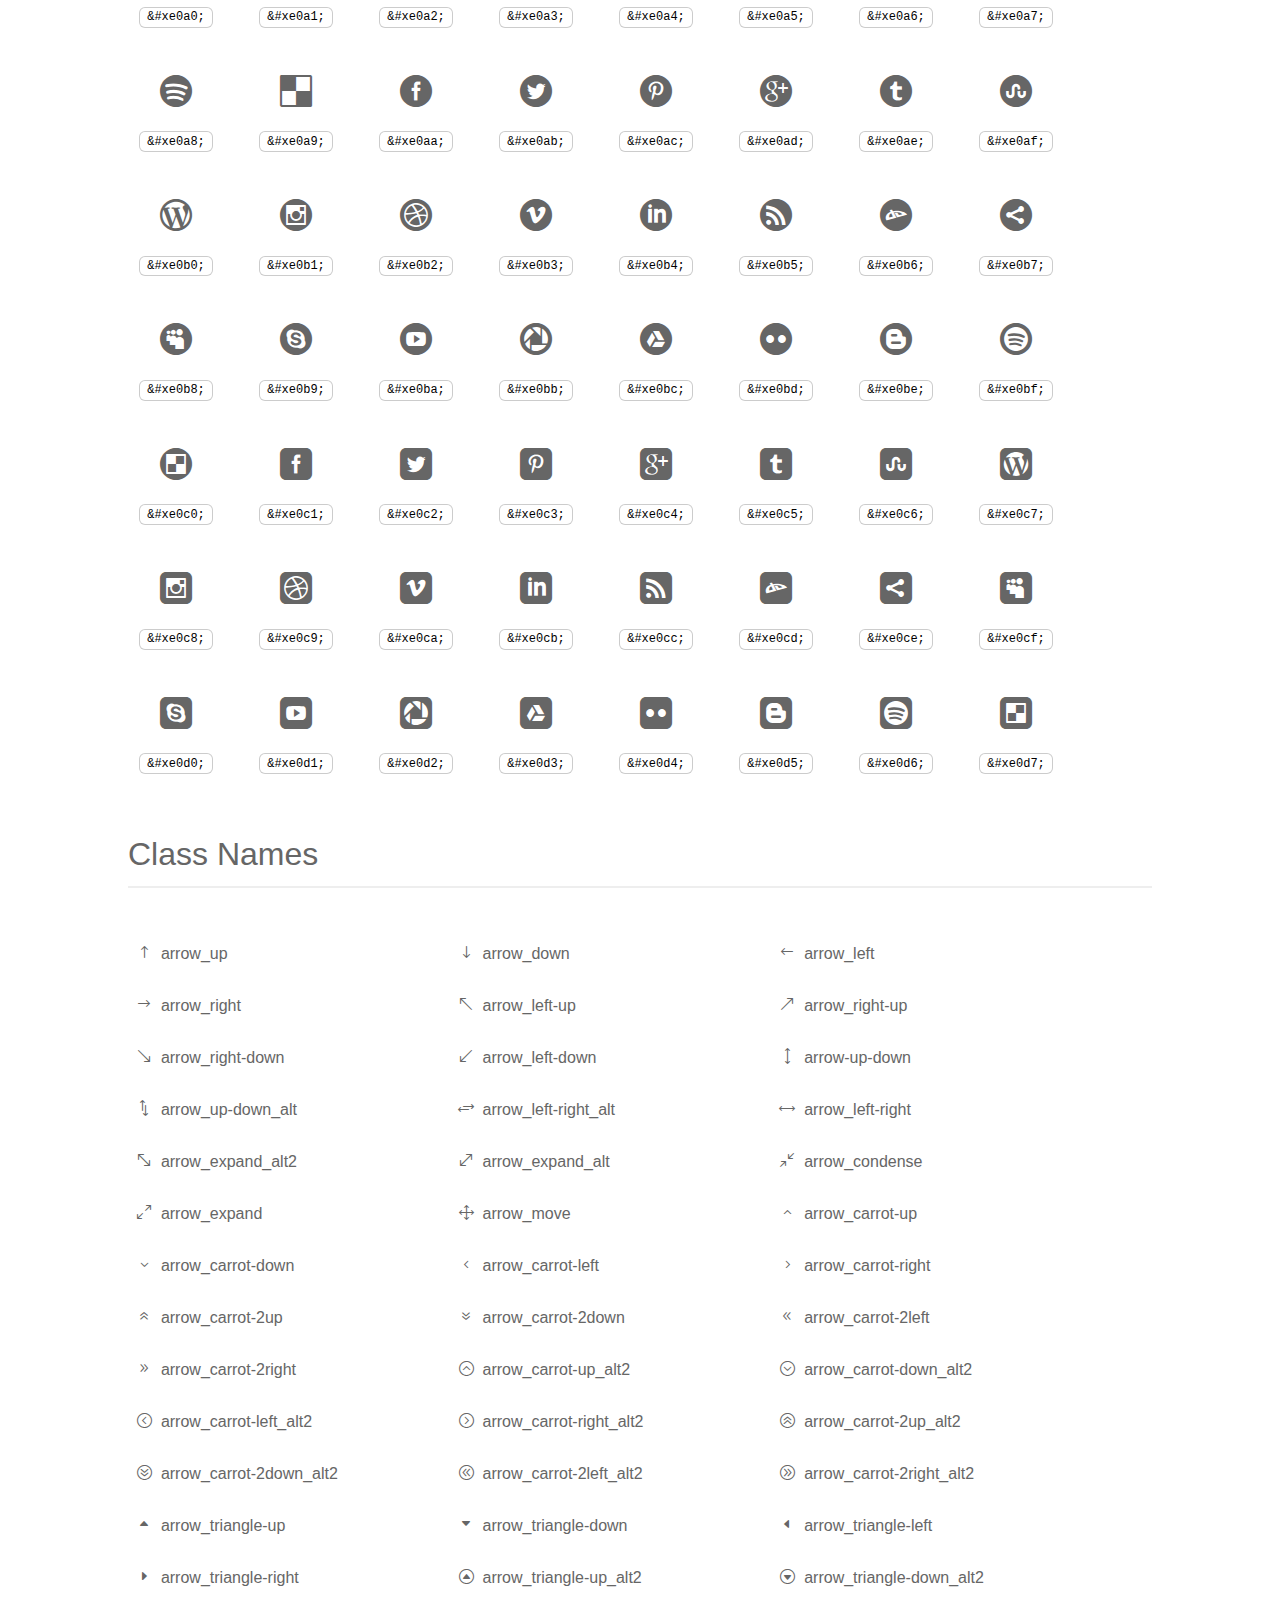
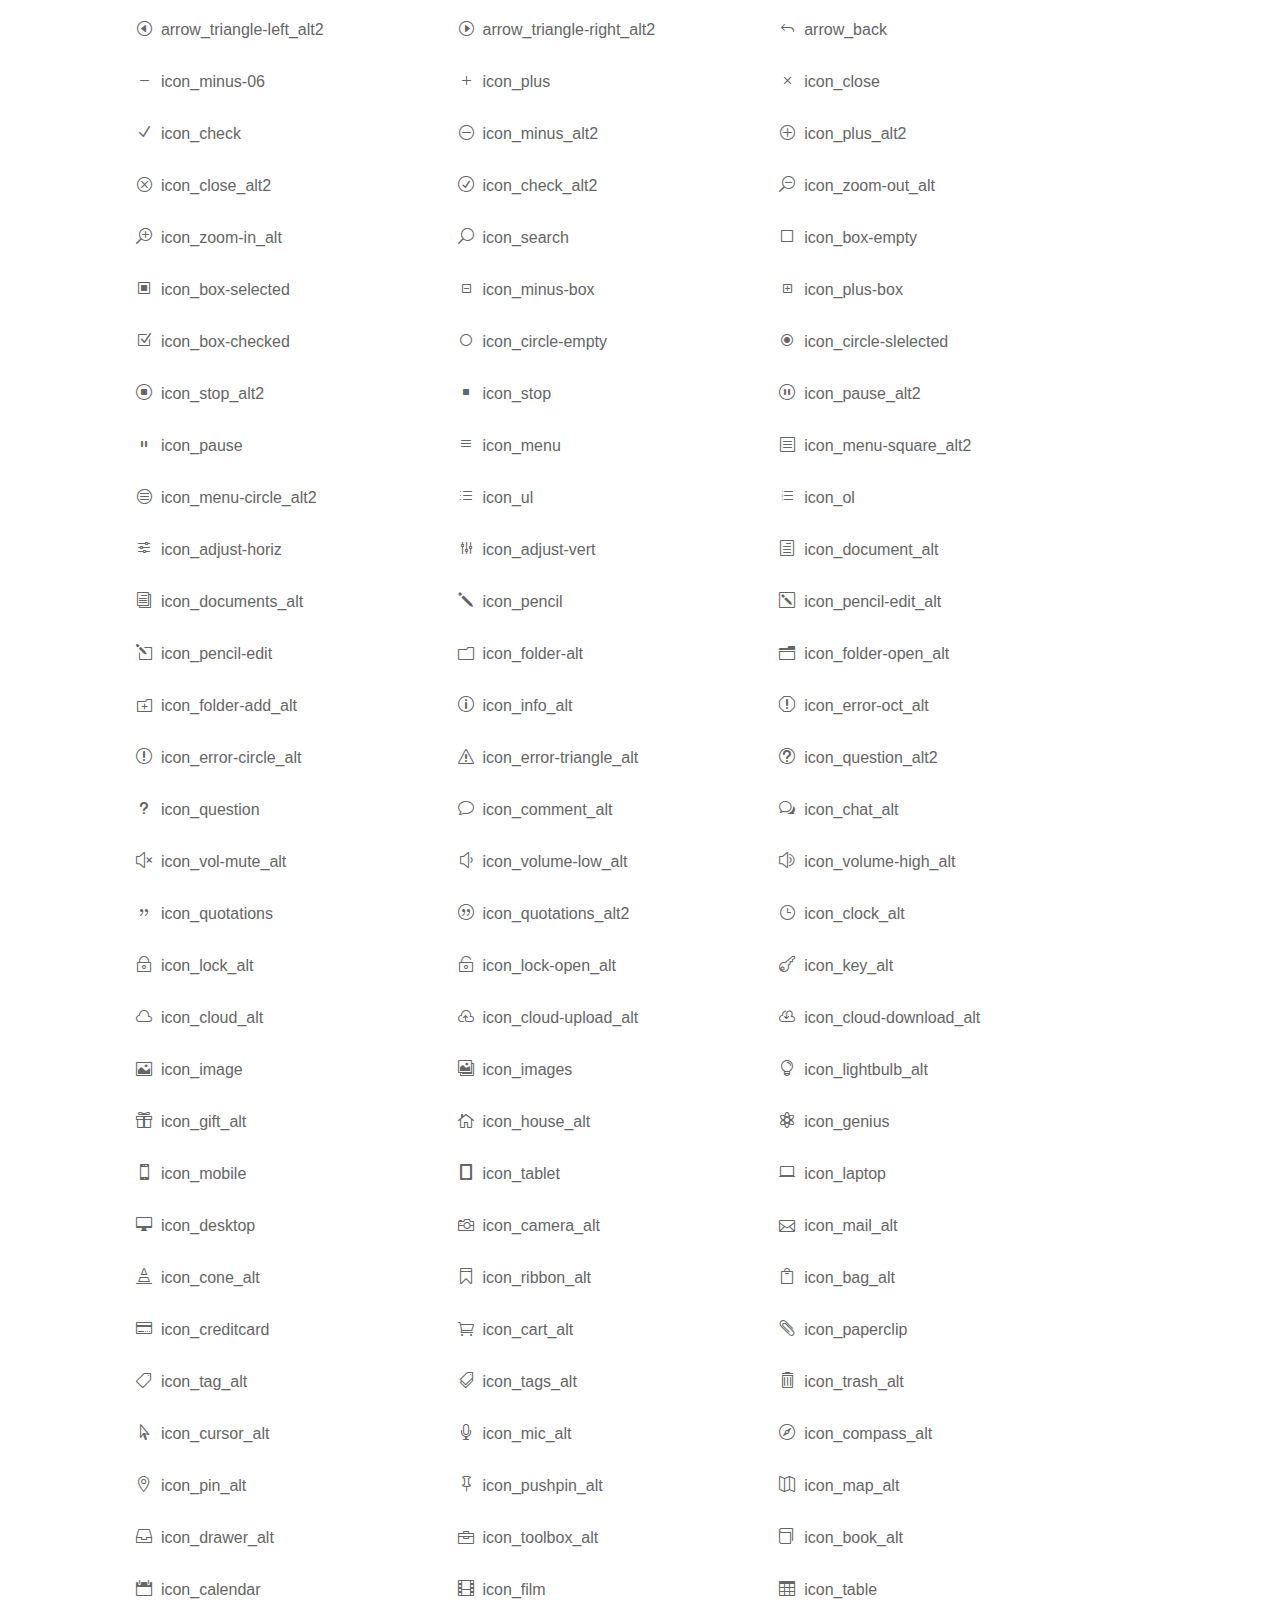
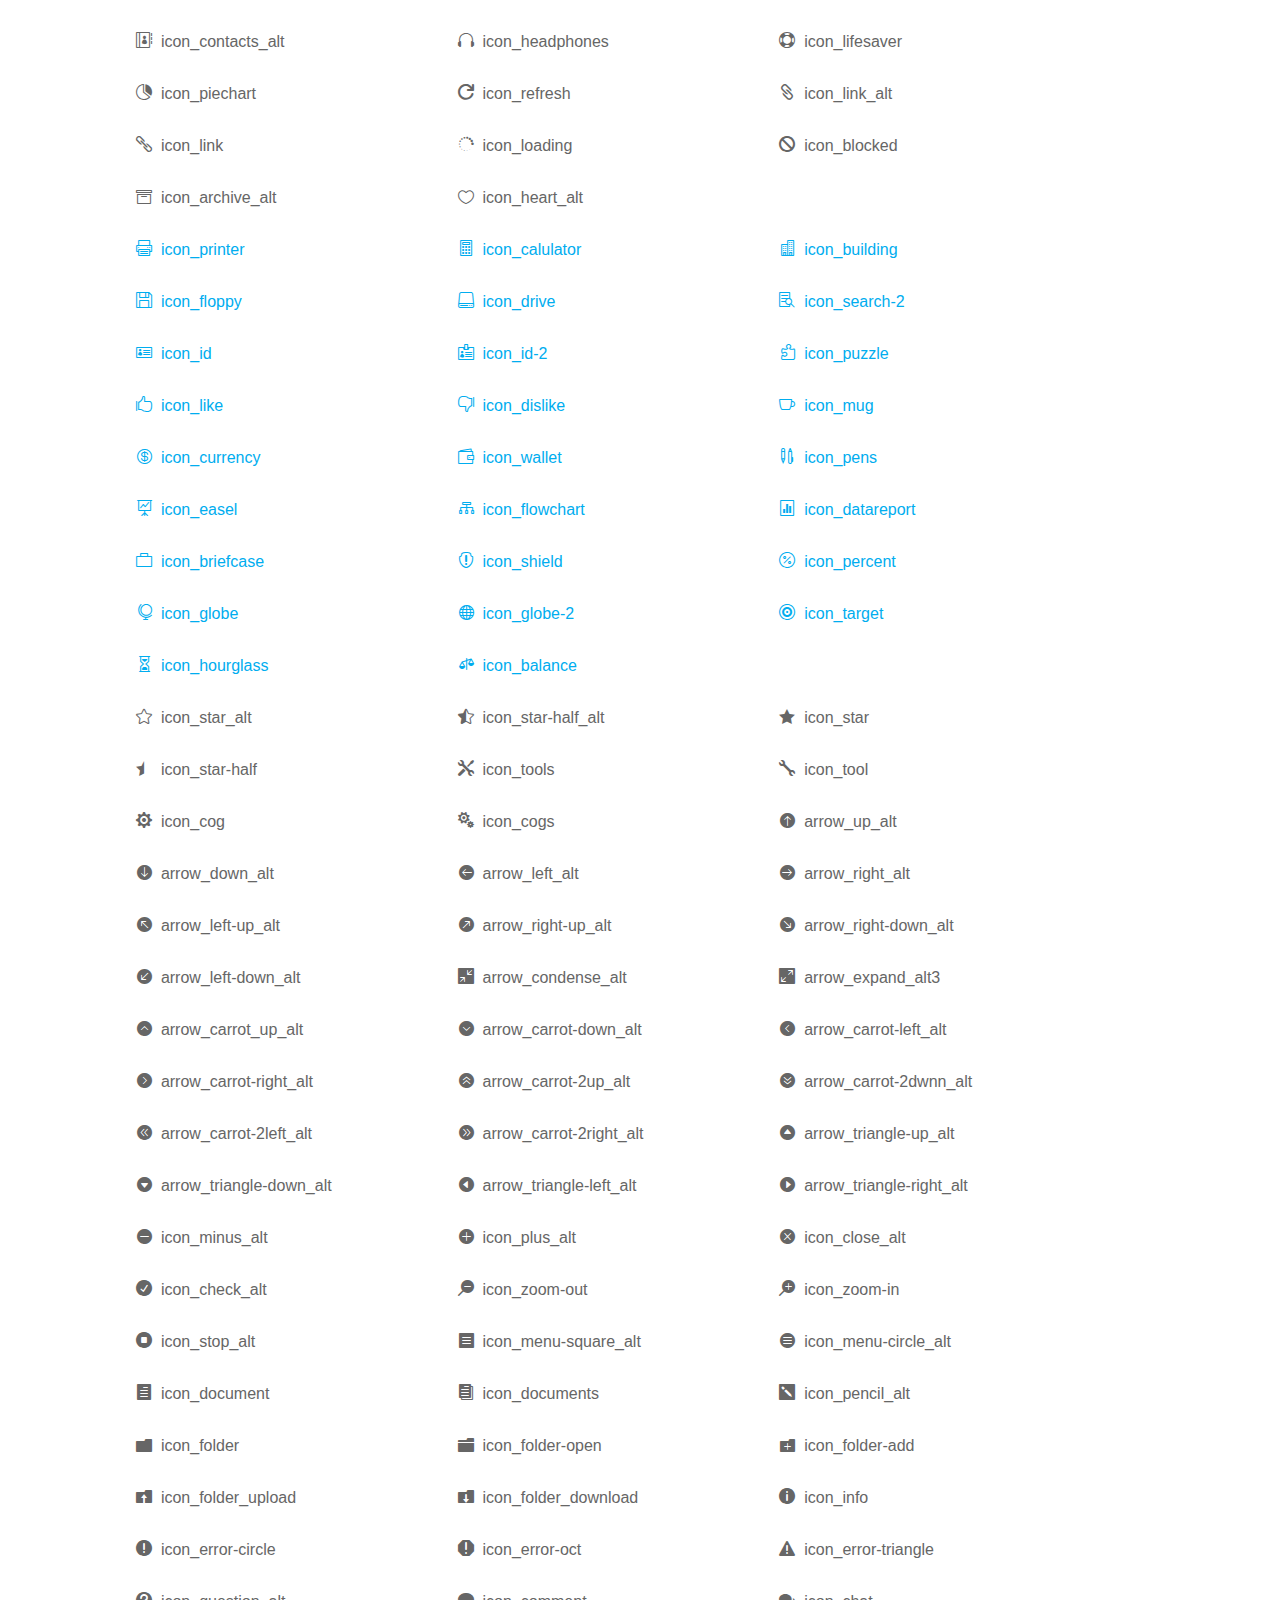
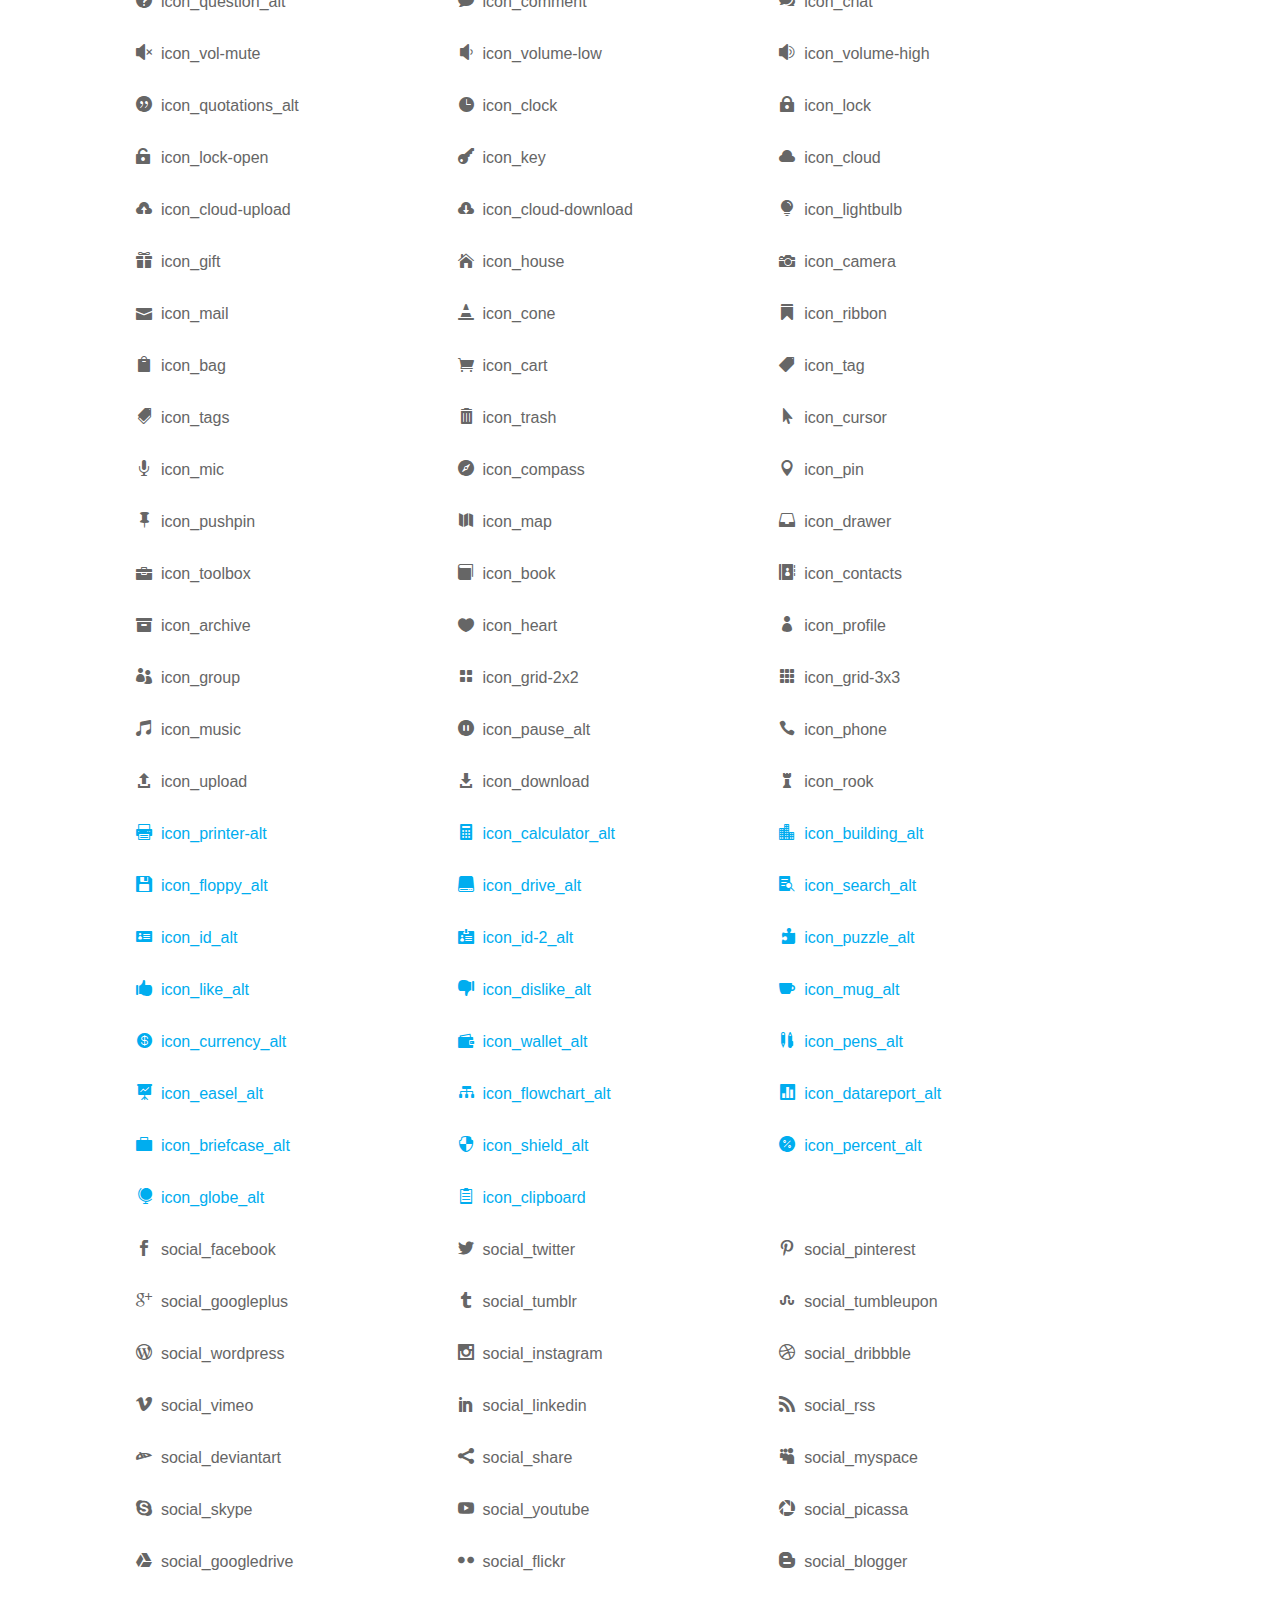
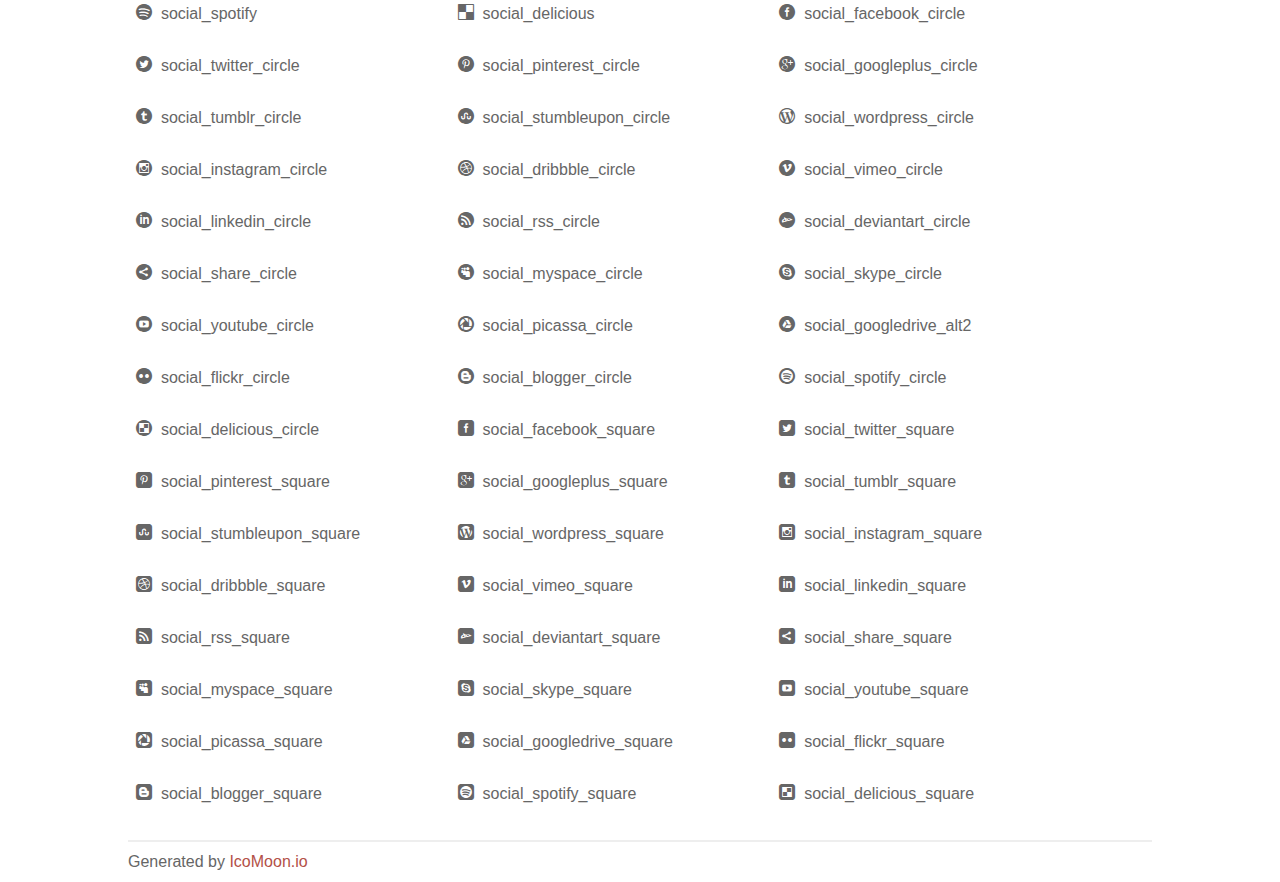
<file: portfolio/fonts/elegant_font/HTML_CSS/index.html>
<!doctype html>
<html>
<head>
<title>Your Font/Glyphs</title>
<link rel="stylesheet" href="style.css" />
<!--[if lte IE 7]><script src="lte-ie7.js"></script><![endif]-->
<style>
	section, header, footer {display: block;}
	body {
		font-family: sans-serif;
		color: #666;
		line-height: 1.5;
		font-size: 1em;
	}
	* {
		-moz-box-sizing: border-box;
		-webkit-box-sizing: border-box;
		box-sizing: border-box;
		margin: 0;
		padding: 0;
	}
	.glyph {
		float: left;
		text-align: center;
		padding: .75em;
		margin: .4em 1.5em .75em 0;
		width: 6em;
		text-shadow: none;
	}
	
	.glyph input {
		font-family: consolas, monospace;
		font-size: 12px;
		width: 100%;
		text-align: center;
		border: 0;
		box-shadow: 0 0 0 1px #ccc;
		padding: .2em;
                -moz-border-radius: 5px;
                -webkit-border-radius: 5px;
	}
	
	

	.new {
		color:#00adef !important;
	}

	
	.w-main {
		width: 80%;
	}
	.centered {
		margin-left: auto;
		margin-right: auto;
	}
	.fs1 {
		font-size: 2em;
	}
	header {
		margin: 2em 0;
		padding-bottom: .5em;
		color: #666;
		box-shadow: 0 2px #eee;
	}
	header h1 {
		font-size: 2em;
		font-weight: normal;
	}
	.clearfix:before, .clearfix:after { content: ""; display: table; }
	.clearfix:after, .clear { clear: both; }
	footer {
		margin-top: 2em;
		padding: .5em 0;
		box-shadow: 0 -2px #eee;
	}
	a, a:visited {
		color: #B35047;
		text-decoration: none;
	}
	a:hover, a:focus {color: #000;}
	
	.box1 {
		font-size: 16px;
		display: inline-block;
		width: 30%;
		padding: .25em .5em;
		margin: 20px 10px 0 0;
	}
</style>
</head>
<body>
	<div class="w-main centered">
	<section class="mtm clearfix" id="glyphs">
	<div class="glyph">
		<div class="fs1" aria-hidden="true" data-icon="&#x21;"></div>
		<input type="text" readonly value="&amp;#x21;" />
	</div>
	<div class="glyph">
		<div class="fs1" aria-hidden="true" data-icon="&#x22;"></div>
		<input type="text" readonly value="&amp;#x22;" />
	</div>
	<div class="glyph">
		<div class="fs1" aria-hidden="true" data-icon="&#x23;"></div>
		<input type="text" readonly value="&amp;#x23;" />
	</div>
	<div class="glyph">
		<div class="fs1" aria-hidden="true" data-icon="&#x24;"></div>
		<input type="text" readonly value="&amp;#x24;" />
	</div>
	<div class="glyph">
		<div class="fs1" aria-hidden="true" data-icon="&#x25;"></div>
		<input type="text" readonly value="&amp;#x25;" />
	</div>
	<div class="glyph">
		<div class="fs1" aria-hidden="true" data-icon="&#x26;"></div>
		<input type="text" readonly value="&amp;#x26;" />
	</div>
	<div class="glyph">
		<div class="fs1" aria-hidden="true" data-icon="&#x27;"></div>
		<input type="text" readonly value="&amp;#x27;" />
	</div>
	<div class="glyph">
		<div class="fs1" aria-hidden="true" data-icon="&#x28;"></div>
		<input type="text" readonly value="&amp;#x28;" />
	</div>
	<div class="glyph">
		<div class="fs1" aria-hidden="true" data-icon="&#x29;"></div>
		<input type="text" readonly value="&amp;#x29;" />
	</div>
	<div class="glyph">
		<div class="fs1" aria-hidden="true" data-icon="&#x2a;"></div>
		<input type="text" readonly value="&amp;#x2a;" />
	</div>
	<div class="glyph">
		<div class="fs1" aria-hidden="true" data-icon="&#x2b;"></div>
		<input type="text" readonly value="&amp;#x2b;" />
	</div>
	<div class="glyph">
		<div class="fs1" aria-hidden="true" data-icon="&#x2c;"></div>
		<input type="text" readonly value="&amp;#x2c;" />
	</div>
	<div class="glyph">
		<div class="fs1" aria-hidden="true" data-icon="&#x2d;"></div>
		<input type="text" readonly value="&amp;#x2d;" />
	</div>
	<div class="glyph">
		<div class="fs1" aria-hidden="true" data-icon="&#x2e;"></div>
		<input type="text" readonly value="&amp;#x2e;" />
	</div>
	<div class="glyph">
		<div class="fs1" aria-hidden="true" data-icon="&#x2f;"></div>
		<input type="text" readonly value="&amp;#x2f;" />
	</div>
	<div class="glyph">
		<div class="fs1" aria-hidden="true" data-icon="&#x30;"></div>
		<input type="text" readonly value="&amp;#x30;" />
	</div>
	<div class="glyph">
		<div class="fs1" aria-hidden="true" data-icon="&#x31;"></div>
		<input type="text" readonly value="&amp;#x31;" />
	</div>
	<div class="glyph">
		<div class="fs1" aria-hidden="true" data-icon="&#x32;"></div>
		<input type="text" readonly value="&amp;#x32;" />
	</div>
	<div class="glyph">
		<div class="fs1" aria-hidden="true" data-icon="&#x33;"></div>
		<input type="text" readonly value="&amp;#x33;" />
	</div>
	<div class="glyph">
		<div class="fs1" aria-hidden="true" data-icon="&#x34;"></div>
		<input type="text" readonly value="&amp;#x34;" />
	</div>
	<div class="glyph">
		<div class="fs1" aria-hidden="true" data-icon="&#x35;"></div>
		<input type="text" readonly value="&amp;#x35;" />
	</div>
	<div class="glyph">
		<div class="fs1" aria-hidden="true" data-icon="&#x36;"></div>
		<input type="text" readonly value="&amp;#x36;" />
	</div>
	<div class="glyph">
		<div class="fs1" aria-hidden="true" data-icon="&#x37;"></div>
		<input type="text" readonly value="&amp;#x37;" />
	</div>
	<div class="glyph">
		<div class="fs1" aria-hidden="true" data-icon="&#x38;"></div>
		<input type="text" readonly value="&amp;#x38;" />
	</div>
	<div class="glyph">
		<div class="fs1" aria-hidden="true" data-icon="&#x39;"></div>
		<input type="text" readonly value="&amp;#x39;" />
	</div>
	<div class="glyph">
		<div class="fs1" aria-hidden="true" data-icon="&#x3a;"></div>
		<input type="text" readonly value="&amp;#x3a;" />
	</div>
	<div class="glyph">
		<div class="fs1" aria-hidden="true" data-icon="&#x3b;"></div>
		<input type="text" readonly value="&amp;#x3b;" />
	</div>
	<div class="glyph">
		<div class="fs1" aria-hidden="true" data-icon="&#x3c;"></div>
		<input type="text" readonly value="&amp;#x3c;" />
	</div>
	<div class="glyph">
		<div class="fs1" aria-hidden="true" data-icon="&#x3d;"></div>
		<input type="text" readonly value="&amp;#x3d;" />
	</div>
	<div class="glyph">
		<div class="fs1" aria-hidden="true" data-icon="&#x3e;"></div>
		<input type="text" readonly value="&amp;#x3e;" />
	</div>
	<div class="glyph">
		<div class="fs1" aria-hidden="true" data-icon="&#x3f;"></div>
		<input type="text" readonly value="&amp;#x3f;" />
	</div>
	<div class="glyph">
		<div class="fs1" aria-hidden="true" data-icon="&#x40;"></div>
		<input type="text" readonly value="&amp;#x40;" />
	</div>
	<div class="glyph">
		<div class="fs1" aria-hidden="true" data-icon="&#x41;"></div>
		<input type="text" readonly value="&amp;#x41;" />
	</div>
	<div class="glyph">
		<div class="fs1" aria-hidden="true" data-icon="&#x42;"></div>
		<input type="text" readonly value="&amp;#x42;" />
	</div>
	<div class="glyph">
		<div class="fs1" aria-hidden="true" data-icon="&#x43;"></div>
		<input type="text" readonly value="&amp;#x43;" />
	</div>
	<div class="glyph">
		<div class="fs1" aria-hidden="true" data-icon="&#x44;"></div>
		<input type="text" readonly value="&amp;#x44;" />
	</div>
	<div class="glyph">
		<div class="fs1" aria-hidden="true" data-icon="&#x45;"></div>
		<input type="text" readonly value="&amp;#x45;" />
	</div>
	<div class="glyph">
		<div class="fs1" aria-hidden="true" data-icon="&#x46;"></div>
		<input type="text" readonly value="&amp;#x46;" />
	</div>
	<div class="glyph">
		<div class="fs1" aria-hidden="true" data-icon="&#x47;"></div>
		<input type="text" readonly value="&amp;#x47;" />
	</div>
	<div class="glyph">
		<div class="fs1" aria-hidden="true" data-icon="&#x48;"></div>
		<input type="text" readonly value="&amp;#x48;" />
	</div>
	<div class="glyph">
		<div class="fs1" aria-hidden="true" data-icon="&#x49;"></div>
		<input type="text" readonly value="&amp;#x49;" />
	</div>
	<div class="glyph">
		<div class="fs1" aria-hidden="true" data-icon="&#x4a;"></div>
		<input type="text" readonly value="&amp;#x4a;" />
	</div>
	<div class="glyph">
		<div class="fs1" aria-hidden="true" data-icon="&#x4b;"></div>
		<input type="text" readonly value="&amp;#x4b;" />
	</div>
	<div class="glyph">
		<div class="fs1" aria-hidden="true" data-icon="&#x4c;"></div>
		<input type="text" readonly value="&amp;#x4c;" />
	</div>
	<div class="glyph">
		<div class="fs1" aria-hidden="true" data-icon="&#x4d;"></div>
		<input type="text" readonly value="&amp;#x4d;" />
	</div>
	<div class="glyph">
		<div class="fs1" aria-hidden="true" data-icon="&#x4e;"></div>
		<input type="text" readonly value="&amp;#x4e;" />
	</div>
	<div class="glyph">
		<div class="fs1" aria-hidden="true" data-icon="&#x4f;"></div>
		<input type="text" readonly value="&amp;#x4f;" />
	</div>
	<div class="glyph">
		<div class="fs1" aria-hidden="true" data-icon="&#x50;"></div>
		<input type="text" readonly value="&amp;#x50;" />
	</div>
	<div class="glyph">
		<div class="fs1" aria-hidden="true" data-icon="&#x51;"></div>
		<input type="text" readonly value="&amp;#x51;" />
	</div>
	<div class="glyph">
		<div class="fs1" aria-hidden="true" data-icon="&#x52;"></div>
		<input type="text" readonly value="&amp;#x52;" />
	</div>
	<div class="glyph">
		<div class="fs1" aria-hidden="true" data-icon="&#x53;"></div>
		<input type="text" readonly value="&amp;#x53;" />
	</div>
	<div class="glyph">
		<div class="fs1" aria-hidden="true" data-icon="&#x54;"></div>
		<input type="text" readonly value="&amp;#x54;" />
	</div>
	<div class="glyph">
		<div class="fs1" aria-hidden="true" data-icon="&#x55;"></div>
		<input type="text" readonly value="&amp;#x55;" />
	</div>
	<div class="glyph">
		<div class="fs1" aria-hidden="true" data-icon="&#x56;"></div>
		<input type="text" readonly value="&amp;#x56;" />
	</div>
	<div class="glyph">
		<div class="fs1" aria-hidden="true" data-icon="&#x57;"></div>
		<input type="text" readonly value="&amp;#x57;" />
	</div>
	<div class="glyph">
		<div class="fs1" aria-hidden="true" data-icon="&#x58;"></div>
		<input type="text" readonly value="&amp;#x58;" />
	</div>
	<div class="glyph">
		<div class="fs1" aria-hidden="true" data-icon="&#x59;"></div>
		<input type="text" readonly value="&amp;#x59;" />
	</div>
	<div class="glyph">
		<div class="fs1" aria-hidden="true" data-icon="&#x5a;"></div>
		<input type="text" readonly value="&amp;#x5a;" />
	</div>
	<div class="glyph">
		<div class="fs1" aria-hidden="true" data-icon="&#x5b;"></div>
		<input type="text" readonly value="&amp;#x5b;" />
	</div>
	<div class="glyph">
		<div class="fs1" aria-hidden="true" data-icon="&#x5c;"></div>
		<input type="text" readonly value="&amp;#x5c;" />
	</div>
	<div class="glyph">
		<div class="fs1" aria-hidden="true" data-icon="&#x5d;"></div>
		<input type="text" readonly value="&amp;#x5d;" />
	</div>
	<div class="glyph">
		<div class="fs1" aria-hidden="true" data-icon="&#x5e;"></div>
		<input type="text" readonly value="&amp;#x5e;" />
	</div>
	<div class="glyph">
		<div class="fs1" aria-hidden="true" data-icon="&#x5f;"></div>
		<input type="text" readonly value="&amp;#x5f;" />
	</div>
	<div class="glyph">
		<div class="fs1" aria-hidden="true" data-icon="&#x60;"></div>
		<input type="text" readonly value="&amp;#x60;" />
	</div>
	<div class="glyph">
		<div class="fs1" aria-hidden="true" data-icon="&#x61;"></div>
		<input type="text" readonly value="&amp;#x61;" />
	</div>
	<div class="glyph">
		<div class="fs1" aria-hidden="true" data-icon="&#x62;"></div>
		<input type="text" readonly value="&amp;#x62;" />
	</div>
	<div class="glyph">
		<div class="fs1" aria-hidden="true" data-icon="&#x63;"></div>
		<input type="text" readonly value="&amp;#x63;" />
	</div>
	<div class="glyph">
		<div class="fs1" aria-hidden="true" data-icon="&#x64;"></div>
		<input type="text" readonly value="&amp;#x64;" />
	</div>
	<div class="glyph">
		<div class="fs1" aria-hidden="true" data-icon="&#x65;"></div>
		<input type="text" readonly value="&amp;#x65;" />
	</div>
	<div class="glyph">
		<div class="fs1" aria-hidden="true" data-icon="&#x66;"></div>
		<input type="text" readonly value="&amp;#x66;" />
	</div>
	<div class="glyph">
		<div class="fs1" aria-hidden="true" data-icon="&#x67;"></div>
		<input type="text" readonly value="&amp;#x67;" />
	</div>
	<div class="glyph">
		<div class="fs1" aria-hidden="true" data-icon="&#x68;"></div>
		<input type="text" readonly value="&amp;#x68;" />
	</div>
	<div class="glyph">
		<div class="fs1" aria-hidden="true" data-icon="&#x69;"></div>
		<input type="text" readonly value="&amp;#x69;" />
	</div>
	<div class="glyph">
		<div class="fs1" aria-hidden="true" data-icon="&#x6a;"></div>
		<input type="text" readonly value="&amp;#x6a;" />
	</div>
	<div class="glyph">
		<div class="fs1" aria-hidden="true" data-icon="&#x6b;"></div>
		<input type="text" readonly value="&amp;#x6b;" />
	</div>
	<div class="glyph">
		<div class="fs1" aria-hidden="true" data-icon="&#x6c;"></div>
		<input type="text" readonly value="&amp;#x6c;" />
	</div>
	<div class="glyph">
		<div class="fs1" aria-hidden="true" data-icon="&#x6d;"></div>
		<input type="text" readonly value="&amp;#x6d;" />
	</div>
	<div class="glyph">
		<div class="fs1" aria-hidden="true" data-icon="&#x6e;"></div>
		<input type="text" readonly value="&amp;#x6e;" />
	</div>
	<div class="glyph">
		<div class="fs1" aria-hidden="true" data-icon="&#x6f;"></div>
		<input type="text" readonly value="&amp;#x6f;" />
	</div>
	<div class="glyph">
		<div class="fs1" aria-hidden="true" data-icon="&#x70;"></div>
		<input type="text" readonly value="&amp;#x70;" />
	</div>
	<div class="glyph">
		<div class="fs1" aria-hidden="true" data-icon="&#x71;"></div>
		<input type="text" readonly value="&amp;#x71;" />
	</div>
	<div class="glyph">
		<div class="fs1" aria-hidden="true" data-icon="&#x72;"></div>
		<input type="text" readonly value="&amp;#x72;" />
	</div>
	<div class="glyph">
		<div class="fs1" aria-hidden="true" data-icon="&#x73;"></div>
		<input type="text" readonly value="&amp;#x73;" />
	</div>
	<div class="glyph">
		<div class="fs1" aria-hidden="true" data-icon="&#x74;"></div>
		<input type="text" readonly value="&amp;#x74;" />
	</div>
	<div class="glyph">
		<div class="fs1" aria-hidden="true" data-icon="&#x75;"></div>
		<input type="text" readonly value="&amp;#x75;" />
	</div>
	<div class="glyph">
		<div class="fs1" aria-hidden="true" data-icon="&#x76;"></div>
		<input type="text" readonly value="&amp;#x76;" />
	</div>
	<div class="glyph">
		<div class="fs1" aria-hidden="true" data-icon="&#x77;"></div>
		<input type="text" readonly value="&amp;#x77;" />
	</div>
	<div class="glyph">
		<div class="fs1" aria-hidden="true" data-icon="&#x78;"></div>
		<input type="text" readonly value="&amp;#x78;" />
	</div>
	<div class="glyph">
		<div class="fs1" aria-hidden="true" data-icon="&#x79;"></div>
		<input type="text" readonly value="&amp;#x79;" />
	</div>
	<div class="glyph">
		<div class="fs1" aria-hidden="true" data-icon="&#x7a;"></div>
		<input type="text" readonly value="&amp;#x7a;" />
	</div>
	<div class="glyph">
		<div class="fs1" aria-hidden="true" data-icon="&#x7b;"></div>
		<input type="text" readonly value="&amp;#x7b;" />
	</div>
	<div class="glyph">
		<div class="fs1" aria-hidden="true" data-icon="&#x7c;"></div>
		<input type="text" readonly value="&amp;#x7c;" />
	</div>
	<div class="glyph">
		<div class="fs1" aria-hidden="true" data-icon="&#x7d;"></div>
		<input type="text" readonly value="&amp;#x7d;" />
	</div>
	<div class="glyph">
		<div class="fs1" aria-hidden="true" data-icon="&#x7e;"></div>
		<input type="text" readonly value="&amp;#x7e;" />
	</div>
	<div class="glyph">
		<div class="fs1" aria-hidden="true" data-icon="&#xe000;"></div>
		<input type="text" readonly value="&amp;#xe000;" />
	</div>
	<div class="glyph">
		<div class="fs1" aria-hidden="true" data-icon="&#xe001;"></div>
		<input type="text" readonly value="&amp;#xe001;" />
	</div>
	<div class="glyph">
		<div class="fs1" aria-hidden="true" data-icon="&#xe002;"></div>
		<input type="text" readonly value="&amp;#xe002;" />
	</div>
	<div class="glyph">
		<div class="fs1" aria-hidden="true" data-icon="&#xe003;"></div>
		<input type="text" readonly value="&amp;#xe003;" />
	</div>
	<div class="glyph">
		<div class="fs1" aria-hidden="true" data-icon="&#xe004;"></div>
		<input type="text" readonly value="&amp;#xe004;" />
	</div>
	<div class="glyph">
		<div class="fs1" aria-hidden="true" data-icon="&#xe005;"></div>
		<input type="text" readonly value="&amp;#xe005;" />
	</div>
	<div class="glyph">
		<div class="fs1" aria-hidden="true" data-icon="&#xe006;"></div>
		<input type="text" readonly value="&amp;#xe006;" />
	</div>
	<div class="glyph">
		<div class="fs1" aria-hidden="true" data-icon="&#xe007;"></div>
		<input type="text" readonly value="&amp;#xe007;" />
	</div>
	<div class="glyph">
		<div class="fs1" aria-hidden="true" data-icon="&#xe008;"></div>
		<input type="text" readonly value="&amp;#xe008;" />
	</div>
	<div class="glyph">
		<div class="fs1" aria-hidden="true" data-icon="&#xe009;"></div>
		<input type="text" readonly value="&amp;#xe009;" />
	</div>
	<div class="glyph">
		<div class="fs1" aria-hidden="true" data-icon="&#xe00a;"></div>
		<input type="text" readonly value="&amp;#xe00a;" />
	</div>
	<div class="glyph">
		<div class="fs1" aria-hidden="true" data-icon="&#xe00b;"></div>
		<input type="text" readonly value="&amp;#xe00b;" />
	</div>
	<div class="glyph">
		<div class="fs1" aria-hidden="true" data-icon="&#xe00c;"></div>
		<input type="text" readonly value="&amp;#xe00c;" />
	</div>
	<div class="glyph">
		<div class="fs1" aria-hidden="true" data-icon="&#xe00d;"></div>
		<input type="text" readonly value="&amp;#xe00d;" />
	</div>
	<div class="glyph">
		<div class="fs1" aria-hidden="true" data-icon="&#xe00e;"></div>
		<input type="text" readonly value="&amp;#xe00e;" />
	</div>
	<div class="glyph">
		<div class="fs1" aria-hidden="true" data-icon="&#xe00f;"></div>
		<input type="text" readonly value="&amp;#xe00f;" />
	</div>
	<div class="glyph">
		<div class="fs1" aria-hidden="true" data-icon="&#xe010;"></div>
		<input type="text" readonly value="&amp;#xe010;" />
	</div>
	<div class="glyph">
		<div class="fs1" aria-hidden="true" data-icon="&#xe011;"></div>
		<input type="text" readonly value="&amp;#xe011;" />
	</div>
	<div class="glyph">
		<div class="fs1" aria-hidden="true" data-icon="&#xe012;"></div>
		<input type="text" readonly value="&amp;#xe012;" />
	</div>
	<div class="glyph">
		<div class="fs1" aria-hidden="true" data-icon="&#xe013;"></div>
		<input type="text" readonly value="&amp;#xe013;" />
	</div>
	<div class="glyph">
		<div class="fs1" aria-hidden="true" data-icon="&#xe014;"></div>
		<input type="text" readonly value="&amp;#xe014;" />
	</div>
	<div class="glyph">
		<div class="fs1" aria-hidden="true" data-icon="&#xe015;"></div>
		<input type="text" readonly value="&amp;#xe015;" />
	</div>
	<div class="glyph">
		<div class="fs1" aria-hidden="true" data-icon="&#xe016;"></div>
		<input type="text" readonly value="&amp;#xe016;" />
	</div>
	<div class="glyph">
		<div class="fs1" aria-hidden="true" data-icon="&#xe017;"></div>
		<input type="text" readonly value="&amp;#xe017;" />
	</div>
	<div class="glyph">
		<div class="fs1" aria-hidden="true" data-icon="&#xe018;"></div>
		<input type="text" readonly value="&amp;#xe018;" />
	</div>
	<div class="glyph">
		<div class="fs1" aria-hidden="true" data-icon="&#xe019;"></div>
		<input type="text" readonly value="&amp;#xe019;" />
	</div>
	<div class="glyph">
		<div class="fs1" aria-hidden="true" data-icon="&#xe01a;"></div>
		<input type="text" readonly value="&amp;#xe01a;" />
	</div>
	<div class="glyph">
		<div class="fs1" aria-hidden="true" data-icon="&#xe01b;"></div>
		<input type="text" readonly value="&amp;#xe01b;" />
	</div>
	<div class="glyph">
		<div class="fs1" aria-hidden="true" data-icon="&#xe01c;"></div>
		<input type="text" readonly value="&amp;#xe01c;" />
	</div>
	<div class="glyph">
		<div class="fs1" aria-hidden="true" data-icon="&#xe01d;"></div>
		<input type="text" readonly value="&amp;#xe01d;" />
	</div>
	<div class="glyph">
		<div class="fs1" aria-hidden="true" data-icon="&#xe01e;"></div>
		<input type="text" readonly value="&amp;#xe01e;" />
	</div>
	<div class="glyph">
		<div class="fs1" aria-hidden="true" data-icon="&#xe01f;"></div>
		<input type="text" readonly value="&amp;#xe01f;" />
	</div>
	<div class="glyph">
		<div class="fs1" aria-hidden="true" data-icon="&#xe020;"></div>
		<input type="text" readonly value="&amp;#xe020;" />
	</div>
	<div class="glyph">
		<div class="fs1" aria-hidden="true" data-icon="&#xe021;"></div>
		<input type="text" readonly value="&amp;#xe021;" />
	</div>
	<div class="glyph">
		<div class="fs1" aria-hidden="true" data-icon="&#xe022;"></div>
		<input type="text" readonly value="&amp;#xe022;" />
	</div>
	<div class="glyph">
		<div class="fs1" aria-hidden="true" data-icon="&#xe023;"></div>
		<input type="text" readonly value="&amp;#xe023;" />
	</div>
	<div class="glyph">
		<div class="fs1" aria-hidden="true" data-icon="&#xe024;"></div>
		<input type="text" readonly value="&amp;#xe024;" />
	</div>
	<div class="glyph">
		<div class="fs1" aria-hidden="true" data-icon="&#xe025;"></div>
		<input type="text" readonly value="&amp;#xe025;" />
	</div>
	<div class="glyph">
		<div class="fs1" aria-hidden="true" data-icon="&#xe026;"></div>
		<input type="text" readonly value="&amp;#xe026;" />
	</div>
	<div class="glyph">
		<div class="fs1" aria-hidden="true" data-icon="&#xe027;"></div>
		<input type="text" readonly value="&amp;#xe027;" />
	</div>
	<div class="glyph">
		<div class="fs1" aria-hidden="true" data-icon="&#xe028;"></div>
		<input type="text" readonly value="&amp;#xe028;" />
	</div>
	<div class="glyph">
		<div class="fs1" aria-hidden="true" data-icon="&#xe029;"></div>
		<input type="text" readonly value="&amp;#xe029;" />
	</div>
	<div class="glyph">
		<div class="fs1" aria-hidden="true" data-icon="&#xe02a;"></div>
		<input type="text" readonly value="&amp;#xe02a;" />
	</div>
	<div class="glyph">
		<div class="fs1" aria-hidden="true" data-icon="&#xe02b;"></div>
		<input type="text" readonly value="&amp;#xe02b;" />
	</div>
	<div class="glyph">
		<div class="fs1" aria-hidden="true" data-icon="&#xe02c;"></div>
		<input type="text" readonly value="&amp;#xe02c;" />
	</div>
	<div class="glyph">
		<div class="fs1" aria-hidden="true" data-icon="&#xe02d;"></div>
		<input type="text" readonly value="&amp;#xe02d;" />
	</div>
	<div class="glyph">
		<div class="fs1" aria-hidden="true" data-icon="&#xe02e;"></div>
		<input type="text" readonly value="&amp;#xe02e;" />
	</div>
	<div class="glyph">
		<div class="fs1" aria-hidden="true" data-icon="&#xe02f;"></div>
		<input type="text" readonly value="&amp;#xe02f;" />
	</div>
	<div class="glyph">
		<div class="fs1" aria-hidden="true" data-icon="&#xe030;"></div>
		<input type="text" readonly value="&amp;#xe030;" />
	</div>
    
    <div class="new">
    
    <div class="glyph">
		<div class="fs1" aria-hidden="true" data-icon="&#xe103;"></div>
		<input type="text" readonly value="&amp;#xe103;" />
	</div>
	<div class="glyph">
		<div class="fs1" aria-hidden="true" data-icon="&#xe0ee;"></div>
		<input type="text" readonly value="&amp;#xe0ee;" />
	</div>
	<div class="glyph">
		<div class="fs1" aria-hidden="true" data-icon="&#xe0ef;"></div>
		<input type="text" readonly value="&amp;#xe0ef;" />
	</div>
	<div class="glyph">
		<div class="fs1" aria-hidden="true" data-icon="&#xe0e8;"></div>
		<input type="text" readonly value="&amp;#xe0e8;" />
	</div>
	<div class="glyph">
		<div class="fs1" aria-hidden="true" data-icon="&#xe0ea;"></div>
		<input type="text" readonly value="&amp;#xe0ea;" />
	</div>
	<div class="glyph">
		<div class="fs1" aria-hidden="true" data-icon="&#xe101;"></div>
		<input type="text" readonly value="&amp;#xe101;" />
	</div>
	<div class="glyph">
		<div class="fs1" aria-hidden="true" data-icon="&#xe107;"></div>
		<input type="text" readonly value="&amp;#xe107;" />
	</div>
	<div class="glyph">
		<div class="fs1" aria-hidden="true" data-icon="&#xe108;"></div>
		<input type="text" readonly value="&amp;#xe108;" />
	</div>
	<div class="glyph">
		<div class="fs1" aria-hidden="true" data-icon="&#xe102;"></div>
		<input type="text" readonly value="&amp;#xe102;" />
	</div>
	<div class="glyph">
		<div class="fs1" aria-hidden="true" data-icon="&#xe106;"></div>
		<input type="text" readonly value="&amp;#xe106;" />
	</div>
	<div class="glyph">
		<div class="fs1" aria-hidden="true" data-icon="&#xe0eb;"></div>
		<input type="text" readonly value="&amp;#xe0eb;" />
	</div>
	<div class="glyph">
		<div class="fs1" aria-hidden="true" data-icon="&#xe105;"></div>
		<input type="text" readonly value="&amp;#xe105;" />
	</div>
	<div class="glyph">
		<div class="fs1" aria-hidden="true" data-icon="&#xe0ed;"></div>
		<input type="text" readonly value="&amp;#xe0ed;" />
	</div>
	<div class="glyph">
		<div class="fs1" aria-hidden="true" data-icon="&#xe100;"></div>
		<input type="text" readonly value="&amp;#xe100;" />
	</div>
	<div class="glyph">
		<div class="fs1" aria-hidden="true" data-icon="&#xe104;"></div>
		<input type="text" readonly value="&amp;#xe104;" />
	</div>
	<div class="glyph">
		<div class="fs1" aria-hidden="true" data-icon="&#xe0e9;"></div>
		<input type="text" readonly value="&amp;#xe0e9;" />
	</div>
	<div class="glyph">
		<div class="fs1" aria-hidden="true" data-icon="&#xe109;"></div>
		<input type="text" readonly value="&amp;#xe109;" />
	</div>
	<div class="glyph">
		<div class="fs1" aria-hidden="true" data-icon="&#xe0ec;"></div>
		<input type="text" readonly value="&amp;#xe0ec;" />
	</div>
	<div class="glyph">
		<div class="fs1" aria-hidden="true" data-icon="&#xe0fe;"></div>
		<input type="text" readonly value="&amp;#xe0fe;" />
	</div>
	<div class="glyph">
		<div class="fs1" aria-hidden="true" data-icon="&#xe0f6;"></div>
		<input type="text" readonly value="&amp;#xe0f6;" />
	</div>
	<div class="glyph">
		<div class="fs1" aria-hidden="true" data-icon="&#xe0fb;"></div>
		<input type="text" readonly value="&amp;#xe0fb;" />
	</div>
	<div class="glyph">
		<div class="fs1" aria-hidden="true" data-icon="&#xe0e2;"></div>
		<input type="text" readonly value="&amp;#xe0e2;" />
	</div>
	<div class="glyph">
		<div class="fs1" aria-hidden="true" data-icon="&#xe0e3;"></div>
		<input type="text" readonly value="&amp;#xe0e3;" />
	</div>
	<div class="glyph">
		<div class="fs1" aria-hidden="true" data-icon="&#xe0f5;"></div>
		<input type="text" readonly value="&amp;#xe0f5;" />
	</div>
	<div class="glyph">
		<div class="fs1" aria-hidden="true" data-icon="&#xe0e1;"></div>
		<input type="text" readonly value="&amp;#xe0e1;" />
	</div>
	<div class="glyph">
		<div class="fs1" aria-hidden="true" data-icon="&#xe0ff;"></div>
		<input type="text" readonly value="&amp;#xe0ff;" />
	</div>
    
    </div>
    
	<div class="glyph">
		<div class="fs1" aria-hidden="true" data-icon="&#xe031;"></div>
		<input type="text" readonly value="&amp;#xe031;" />
	</div>
	<div class="glyph">
		<div class="fs1" aria-hidden="true" data-icon="&#xe032;"></div>
		<input type="text" readonly value="&amp;#xe032;" />
	</div>
	<div class="glyph">
		<div class="fs1" aria-hidden="true" data-icon="&#xe033;"></div>
		<input type="text" readonly value="&amp;#xe033;" />
	</div>
	<div class="glyph">
		<div class="fs1" aria-hidden="true" data-icon="&#xe034;"></div>
		<input type="text" readonly value="&amp;#xe034;" />
	</div>
	<div class="glyph">
		<div class="fs1" aria-hidden="true" data-icon="&#xe035;"></div>
		<input type="text" readonly value="&amp;#xe035;" />
	</div>
	<div class="glyph">
		<div class="fs1" aria-hidden="true" data-icon="&#xe036;"></div>
		<input type="text" readonly value="&amp;#xe036;" />
	</div>
	<div class="glyph">
		<div class="fs1" aria-hidden="true" data-icon="&#xe037;"></div>
		<input type="text" readonly value="&amp;#xe037;" />
	</div>
	<div class="glyph">
		<div class="fs1" aria-hidden="true" data-icon="&#xe038;"></div>
		<input type="text" readonly value="&amp;#xe038;" />
	</div>
	<div class="glyph">
		<div class="fs1" aria-hidden="true" data-icon="&#xe039;"></div>
		<input type="text" readonly value="&amp;#xe039;" />
	</div>
	<div class="glyph">
		<div class="fs1" aria-hidden="true" data-icon="&#xe03a;"></div>
		<input type="text" readonly value="&amp;#xe03a;" />
	</div>
	<div class="glyph">
		<div class="fs1" aria-hidden="true" data-icon="&#xe03b;"></div>
		<input type="text" readonly value="&amp;#xe03b;" />
	</div>
	<div class="glyph">
		<div class="fs1" aria-hidden="true" data-icon="&#xe03c;"></div>
		<input type="text" readonly value="&amp;#xe03c;" />
	</div>
	<div class="glyph">
		<div class="fs1" aria-hidden="true" data-icon="&#xe03d;"></div>
		<input type="text" readonly value="&amp;#xe03d;" />
	</div>
	<div class="glyph">
		<div class="fs1" aria-hidden="true" data-icon="&#xe03e;"></div>
		<input type="text" readonly value="&amp;#xe03e;" />
	</div>
	<div class="glyph">
		<div class="fs1" aria-hidden="true" data-icon="&#xe03f;"></div>
		<input type="text" readonly value="&amp;#xe03f;" />
	</div>
	<div class="glyph">
		<div class="fs1" aria-hidden="true" data-icon="&#xe040;"></div>
		<input type="text" readonly value="&amp;#xe040;" />
	</div>
	<div class="glyph">
		<div class="fs1" aria-hidden="true" data-icon="&#xe041;"></div>
		<input type="text" readonly value="&amp;#xe041;" />
	</div>
	<div class="glyph">
		<div class="fs1" aria-hidden="true" data-icon="&#xe042;"></div>
		<input type="text" readonly value="&amp;#xe042;" />
	</div>
	<div class="glyph">
		<div class="fs1" aria-hidden="true" data-icon="&#xe043;"></div>
		<input type="text" readonly value="&amp;#xe043;" />
	</div>
	<div class="glyph">
		<div class="fs1" aria-hidden="true" data-icon="&#xe044;"></div>
		<input type="text" readonly value="&amp;#xe044;" />
	</div>
	<div class="glyph">
		<div class="fs1" aria-hidden="true" data-icon="&#xe045;"></div>
		<input type="text" readonly value="&amp;#xe045;" />
	</div>
	<div class="glyph">
		<div class="fs1" aria-hidden="true" data-icon="&#xe046;"></div>
		<input type="text" readonly value="&amp;#xe046;" />
	</div>
	<div class="glyph">
		<div class="fs1" aria-hidden="true" data-icon="&#xe047;"></div>
		<input type="text" readonly value="&amp;#xe047;" />
	</div>
	<div class="glyph">
		<div class="fs1" aria-hidden="true" data-icon="&#xe048;"></div>
		<input type="text" readonly value="&amp;#xe048;" />
	</div>
	<div class="glyph">
		<div class="fs1" aria-hidden="true" data-icon="&#xe049;"></div>
		<input type="text" readonly value="&amp;#xe049;" />
	</div>
	<div class="glyph">
		<div class="fs1" aria-hidden="true" data-icon="&#xe04a;"></div>
		<input type="text" readonly value="&amp;#xe04a;" />
	</div>
	<div class="glyph">
		<div class="fs1" aria-hidden="true" data-icon="&#xe04b;"></div>
		<input type="text" readonly value="&amp;#xe04b;" />
	</div>
	<div class="glyph">
		<div class="fs1" aria-hidden="true" data-icon="&#xe04c;"></div>
		<input type="text" readonly value="&amp;#xe04c;" />
	</div>
	<div class="glyph">
		<div class="fs1" aria-hidden="true" data-icon="&#xe04d;"></div>
		<input type="text" readonly value="&amp;#xe04d;" />
	</div>
	<div class="glyph">
		<div class="fs1" aria-hidden="true" data-icon="&#xe04e;"></div>
		<input type="text" readonly value="&amp;#xe04e;" />
	</div>
	<div class="glyph">
		<div class="fs1" aria-hidden="true" data-icon="&#xe04f;"></div>
		<input type="text" readonly value="&amp;#xe04f;" />
	</div>
	<div class="glyph">
		<div class="fs1" aria-hidden="true" data-icon="&#xe050;"></div>
		<input type="text" readonly value="&amp;#xe050;" />
	</div>
	<div class="glyph">
		<div class="fs1" aria-hidden="true" data-icon="&#xe051;"></div>
		<input type="text" readonly value="&amp;#xe051;" />
	</div>
	<div class="glyph">
		<div class="fs1" aria-hidden="true" data-icon="&#xe052;"></div>
		<input type="text" readonly value="&amp;#xe052;" />
	</div>
	<div class="glyph">
		<div class="fs1" aria-hidden="true" data-icon="&#xe053;"></div>
		<input type="text" readonly value="&amp;#xe053;" />
	</div>
	<div class="glyph">
		<div class="fs1" aria-hidden="true" data-icon="&#xe054;"></div>
		<input type="text" readonly value="&amp;#xe054;" />
	</div>
	<div class="glyph">
		<div class="fs1" aria-hidden="true" data-icon="&#xe055;"></div>
		<input type="text" readonly value="&amp;#xe055;" />
	</div>
	<div class="glyph">
		<div class="fs1" aria-hidden="true" data-icon="&#xe056;"></div>
		<input type="text" readonly value="&amp;#xe056;" />
	</div>
	<div class="glyph">
		<div class="fs1" aria-hidden="true" data-icon="&#xe057;"></div>
		<input type="text" readonly value="&amp;#xe057;" />
	</div>
	<div class="glyph">
		<div class="fs1" aria-hidden="true" data-icon="&#xe058;"></div>
		<input type="text" readonly value="&amp;#xe058;" />
	</div>
	<div class="glyph">
		<div class="fs1" aria-hidden="true" data-icon="&#xe059;"></div>
		<input type="text" readonly value="&amp;#xe059;" />
	</div>
	<div class="glyph">
		<div class="fs1" aria-hidden="true" data-icon="&#xe05a;"></div>
		<input type="text" readonly value="&amp;#xe05a;" />
	</div>
	<div class="glyph">
		<div class="fs1" aria-hidden="true" data-icon="&#xe05b;"></div>
		<input type="text" readonly value="&amp;#xe05b;" />
	</div>
	<div class="glyph">
		<div class="fs1" aria-hidden="true" data-icon="&#xe05c;"></div>
		<input type="text" readonly value="&amp;#xe05c;" />
	</div>
	<div class="glyph">
		<div class="fs1" aria-hidden="true" data-icon="&#xe05d;"></div>
		<input type="text" readonly value="&amp;#xe05d;" />
	</div>
	<div class="glyph">
		<div class="fs1" aria-hidden="true" data-icon="&#xe05e;"></div>
		<input type="text" readonly value="&amp;#xe05e;" />
	</div>
	<div class="glyph">
		<div class="fs1" aria-hidden="true" data-icon="&#xe05f;"></div>
		<input type="text" readonly value="&amp;#xe05f;" />
	</div>
	<div class="glyph">
		<div class="fs1" aria-hidden="true" data-icon="&#xe060;"></div>
		<input type="text" readonly value="&amp;#xe060;" />
	</div>
	<div class="glyph">
		<div class="fs1" aria-hidden="true" data-icon="&#xe061;"></div>
		<input type="text" readonly value="&amp;#xe061;" />
	</div>
	<div class="glyph">
		<div class="fs1" aria-hidden="true" data-icon="&#xe062;"></div>
		<input type="text" readonly value="&amp;#xe062;" />
	</div>
	<div class="glyph">
		<div class="fs1" aria-hidden="true" data-icon="&#xe063;"></div>
		<input type="text" readonly value="&amp;#xe063;" />
	</div>
	<div class="glyph">
		<div class="fs1" aria-hidden="true" data-icon="&#xe064;"></div>
		<input type="text" readonly value="&amp;#xe064;" />
	</div>
	<div class="glyph">
		<div class="fs1" aria-hidden="true" data-icon="&#xe065;"></div>
		<input type="text" readonly value="&amp;#xe065;" />
	</div>
	<div class="glyph">
		<div class="fs1" aria-hidden="true" data-icon="&#xe066;"></div>
		<input type="text" readonly value="&amp;#xe066;" />
	</div>
	<div class="glyph">
		<div class="fs1" aria-hidden="true" data-icon="&#xe067;"></div>
		<input type="text" readonly value="&amp;#xe067;" />
	</div>
	<div class="glyph">
		<div class="fs1" aria-hidden="true" data-icon="&#xe068;"></div>
		<input type="text" readonly value="&amp;#xe068;" />
	</div>
	<div class="glyph">
		<div class="fs1" aria-hidden="true" data-icon="&#xe069;"></div>
		<input type="text" readonly value="&amp;#xe069;" />
	</div>
	<div class="glyph">
		<div class="fs1" aria-hidden="true" data-icon="&#xe06a;"></div>
		<input type="text" readonly value="&amp;#xe06a;" />
	</div>
	<div class="glyph">
		<div class="fs1" aria-hidden="true" data-icon="&#xe06b;"></div>
		<input type="text" readonly value="&amp;#xe06b;" />
	</div>
	<div class="glyph">
		<div class="fs1" aria-hidden="true" data-icon="&#xe06c;"></div>
		<input type="text" readonly value="&amp;#xe06c;" />
	</div>
	<div class="glyph">
		<div class="fs1" aria-hidden="true" data-icon="&#xe06d;"></div>
		<input type="text" readonly value="&amp;#xe06d;" />
	</div>
	<div class="glyph">
		<div class="fs1" aria-hidden="true" data-icon="&#xe06e;"></div>
		<input type="text" readonly value="&amp;#xe06e;" />
	</div>
	<div class="glyph">
		<div class="fs1" aria-hidden="true" data-icon="&#xe06f;"></div>
		<input type="text" readonly value="&amp;#xe06f;" />
	</div>
	<div class="glyph">
		<div class="fs1" aria-hidden="true" data-icon="&#xe070;"></div>
		<input type="text" readonly value="&amp;#xe070;" />
	</div>
	<div class="glyph">
		<div class="fs1" aria-hidden="true" data-icon="&#xe071;"></div>
		<input type="text" readonly value="&amp;#xe071;" />
	</div>
	<div class="glyph">
		<div class="fs1" aria-hidden="true" data-icon="&#xe072;"></div>
		<input type="text" readonly value="&amp;#xe072;" />
	</div>
	<div class="glyph">
		<div class="fs1" aria-hidden="true" data-icon="&#xe073;"></div>
		<input type="text" readonly value="&amp;#xe073;" />
	</div>
	<div class="glyph">
		<div class="fs1" aria-hidden="true" data-icon="&#xe074;"></div>
		<input type="text" readonly value="&amp;#xe074;" />
	</div>
	<div class="glyph">
		<div class="fs1" aria-hidden="true" data-icon="&#xe075;"></div>
		<input type="text" readonly value="&amp;#xe075;" />
	</div>
	<div class="glyph">
		<div class="fs1" aria-hidden="true" data-icon="&#xe076;"></div>
		<input type="text" readonly value="&amp;#xe076;" />
	</div>
	<div class="glyph">
		<div class="fs1" aria-hidden="true" data-icon="&#xe077;"></div>
		<input type="text" readonly value="&amp;#xe077;" />
	</div>
	<div class="glyph">
		<div class="fs1" aria-hidden="true" data-icon="&#xe078;"></div>
		<input type="text" readonly value="&amp;#xe078;" />
	</div>
	<div class="glyph">
		<div class="fs1" aria-hidden="true" data-icon="&#xe079;"></div>
		<input type="text" readonly value="&amp;#xe079;" />
	</div>
	<div class="glyph">
		<div class="fs1" aria-hidden="true" data-icon="&#xe07a;"></div>
		<input type="text" readonly value="&amp;#xe07a;" />
	</div>
	<div class="glyph">
		<div class="fs1" aria-hidden="true" data-icon="&#xe07b;"></div>
		<input type="text" readonly value="&amp;#xe07b;" />
	</div>
	<div class="glyph">
		<div class="fs1" aria-hidden="true" data-icon="&#xe07c;"></div>
		<input type="text" readonly value="&amp;#xe07c;" />
	</div>
	<div class="glyph">
		<div class="fs1" aria-hidden="true" data-icon="&#xe07d;"></div>
		<input type="text" readonly value="&amp;#xe07d;" />
	</div>
	<div class="glyph">
		<div class="fs1" aria-hidden="true" data-icon="&#xe07e;"></div>
		<input type="text" readonly value="&amp;#xe07e;" />
	</div>
	<div class="glyph">
		<div class="fs1" aria-hidden="true" data-icon="&#xe07f;"></div>
		<input type="text" readonly value="&amp;#xe07f;" />
	</div>
	<div class="glyph">
		<div class="fs1" aria-hidden="true" data-icon="&#xe080;"></div>
		<input type="text" readonly value="&amp;#xe080;" />
	</div>
	<div class="glyph">
		<div class="fs1" aria-hidden="true" data-icon="&#xe081;"></div>
		<input type="text" readonly value="&amp;#xe081;" />
	</div>
	<div class="glyph">
		<div class="fs1" aria-hidden="true" data-icon="&#xe082;"></div>
		<input type="text" readonly value="&amp;#xe082;" />
	</div>
	<div class="glyph">
		<div class="fs1" aria-hidden="true" data-icon="&#xe083;"></div>
		<input type="text" readonly value="&amp;#xe083;" />
	</div>
	<div class="glyph">
		<div class="fs1" aria-hidden="true" data-icon="&#xe084;"></div>
		<input type="text" readonly value="&amp;#xe084;" />
	</div>
	<div class="glyph">
		<div class="fs1" aria-hidden="true" data-icon="&#xe085;"></div>
		<input type="text" readonly value="&amp;#xe085;" />
	</div>
	<div class="glyph">
		<div class="fs1" aria-hidden="true" data-icon="&#xe086;"></div>
		<input type="text" readonly value="&amp;#xe086;" />
	</div>
	<div class="glyph">
		<div class="fs1" aria-hidden="true" data-icon="&#xe087;"></div>
		<input type="text" readonly value="&amp;#xe087;" />
	</div>
	<div class="glyph">
		<div class="fs1" aria-hidden="true" data-icon="&#xe088;"></div>
		<input type="text" readonly value="&amp;#xe088;" />
	</div>
	<div class="glyph">
		<div class="fs1" aria-hidden="true" data-icon="&#xe089;"></div>
		<input type="text" readonly value="&amp;#xe089;" />
	</div>
	<div class="glyph">
		<div class="fs1" aria-hidden="true" data-icon="&#xe08a;"></div>
		<input type="text" readonly value="&amp;#xe08a;" />
	</div>
	<div class="glyph">
		<div class="fs1" aria-hidden="true" data-icon="&#xe08b;"></div>
		<input type="text" readonly value="&amp;#xe08b;" />
	</div>
	<div class="glyph">
		<div class="fs1" aria-hidden="true" data-icon="&#xe08c;"></div>
		<input type="text" readonly value="&amp;#xe08c;" />
	</div>
	<div class="glyph">
		<div class="fs1" aria-hidden="true" data-icon="&#xe08d;"></div>
		<input type="text" readonly value="&amp;#xe08d;" />
	</div>
	<div class="glyph">
		<div class="fs1" aria-hidden="true" data-icon="&#xe08e;"></div>
		<input type="text" readonly value="&amp;#xe08e;" />
	</div>
	<div class="glyph">
		<div class="fs1" aria-hidden="true" data-icon="&#xe08f;"></div>
		<input type="text" readonly value="&amp;#xe08f;" />
	</div>
	<div class="glyph">
		<div class="fs1" aria-hidden="true" data-icon="&#xe090;"></div>
		<input type="text" readonly value="&amp;#xe090;" />
	</div>
	<div class="glyph">
		<div class="fs1" aria-hidden="true" data-icon="&#xe091;"></div>
		<input type="text" readonly value="&amp;#xe091;" />
	</div>
	<div class="glyph">
		<div class="fs1" aria-hidden="true" data-icon="&#xe092;"></div>
		<input type="text" readonly value="&amp;#xe092;" />
	</div>
    
    <div class="new">
    
    <div class="glyph">
		<div class="fs1" aria-hidden="true" data-icon="&#xe0f8;"></div>
		<input type="text" readonly value="&amp;#xe0f8;" />
	</div>
	<div class="glyph">
		<div class="fs1" aria-hidden="true" data-icon="&#xe0fa;"></div>
		<input type="text" readonly value="&amp;#xe0fa;" />
	</div>
	<div class="glyph">
		<div class="fs1" aria-hidden="true" data-icon="&#xe0e7;"></div>
		<input type="text" readonly value="&amp;#xe0e7;" />
	</div>
	<div class="glyph">
		<div class="fs1" aria-hidden="true" data-icon="&#xe0fd;"></div>
		<input type="text" readonly value="&amp;#xe0fd;" />
	</div>
	<div class="glyph">
		<div class="fs1" aria-hidden="true" data-icon="&#xe0e4;"></div>
		<input type="text" readonly value="&amp;#xe0e4;" />
	</div>
	<div class="glyph">
		<div class="fs1" aria-hidden="true" data-icon="&#xe0e5;"></div>
		<input type="text" readonly value="&amp;#xe0e5;" />
	</div>
	<div class="glyph">
		<div class="fs1" aria-hidden="true" data-icon="&#xe0f7;"></div>
		<input type="text" readonly value="&amp;#xe0f7;" />
	</div>
	<div class="glyph">
		<div class="fs1" aria-hidden="true" data-icon="&#xe0e0;"></div>
		<input type="text" readonly value="&amp;#xe0e0;" />
	</div>
	<div class="glyph">
		<div class="fs1" aria-hidden="true" data-icon="&#xe0fc;"></div>
		<input type="text" readonly value="&amp;#xe0fc;" />
	</div>
	<div class="glyph">
		<div class="fs1" aria-hidden="true" data-icon="&#xe0f9;"></div>
		<input type="text" readonly value="&amp;#xe0f9;" />
	</div>
	<div class="glyph">
		<div class="fs1" aria-hidden="true" data-icon="&#xe0dd;"></div>
		<input type="text" readonly value="&amp;#xe0dd;" />
	</div>
	<div class="glyph">
		<div class="fs1" aria-hidden="true" data-icon="&#xe0f1;"></div>
		<input type="text" readonly value="&amp;#xe0f1;" />
	</div>
	<div class="glyph">
		<div class="fs1" aria-hidden="true" data-icon="&#xe0dc;"></div>
		<input type="text" readonly value="&amp;#xe0dc;" />
	</div>
	<div class="glyph">
		<div class="fs1" aria-hidden="true" data-icon="&#xe0f3;"></div>
		<input type="text" readonly value="&amp;#xe0f3;" />
	</div>
	<div class="glyph">
		<div class="fs1" aria-hidden="true" data-icon="&#xe0d8;"></div>
		<input type="text" readonly value="&amp;#xe0d8;" />
	</div>
	<div class="glyph">
		<div class="fs1" aria-hidden="true" data-icon="&#xe0db;"></div>
		<input type="text" readonly value="&amp;#xe0db;" />
	</div>
	<div class="glyph">
		<div class="fs1" aria-hidden="true" data-icon="&#xe0f0;"></div>
		<input type="text" readonly value="&amp;#xe0f0;" />
	</div>
	<div class="glyph">
		<div class="fs1" aria-hidden="true" data-icon="&#xe0df;"></div>
		<input type="text" readonly value="&amp;#xe0df;" />
	</div>
	<div class="glyph">
		<div class="fs1" aria-hidden="true" data-icon="&#xe0f2;"></div>
		<input type="text" readonly value="&amp;#xe0f2;" />
	</div>
	<div class="glyph">
		<div class="fs1" aria-hidden="true" data-icon="&#xe0f4;"></div>
		<input type="text" readonly value="&amp;#xe0f4;" />
	</div>
	<div class="glyph">
		<div class="fs1" aria-hidden="true" data-icon="&#xe0d9;"></div>
		<input type="text" readonly value="&amp;#xe0d9;" />
	</div>
	<div class="glyph">
		<div class="fs1" aria-hidden="true" data-icon="&#xe0da;"></div>
		<input type="text" readonly value="&amp;#xe0da;" />
	</div>
	<div class="glyph">
		<div class="fs1" aria-hidden="true" data-icon="&#xe0de;"></div>
		<input type="text" readonly value="&amp;#xe0de;" />
	</div>
	<div class="glyph">
		<div class="fs1" aria-hidden="true" data-icon="&#xe0e6;"></div>
		<input type="text" readonly value="&amp;#xe0e6;" />
	</div>
    
    </div>
    
	<div class="glyph">
		<div class="fs1" aria-hidden="true" data-icon="&#xe093;"></div>
		<input type="text" readonly value="&amp;#xe093;" />
	</div>
	<div class="glyph">
		<div class="fs1" aria-hidden="true" data-icon="&#xe094;"></div>
		<input type="text" readonly value="&amp;#xe094;" />
	</div>
	<div class="glyph">
		<div class="fs1" aria-hidden="true" data-icon="&#xe095;"></div>
		<input type="text" readonly value="&amp;#xe095;" />
	</div>
	<div class="glyph">
		<div class="fs1" aria-hidden="true" data-icon="&#xe096;"></div>
		<input type="text" readonly value="&amp;#xe096;" />
	</div>
	<div class="glyph">
		<div class="fs1" aria-hidden="true" data-icon="&#xe097;"></div>
		<input type="text" readonly value="&amp;#xe097;" />
	</div>
	<div class="glyph">
		<div class="fs1" aria-hidden="true" data-icon="&#xe098;"></div>
		<input type="text" readonly value="&amp;#xe098;" />
	</div>
	<div class="glyph">
		<div class="fs1" aria-hidden="true" data-icon="&#xe099;"></div>
		<input type="text" readonly value="&amp;#xe099;" />
	</div>
	<div class="glyph">
		<div class="fs1" aria-hidden="true" data-icon="&#xe09a;"></div>
		<input type="text" readonly value="&amp;#xe09a;" />
	</div>
	<div class="glyph">
		<div class="fs1" aria-hidden="true" data-icon="&#xe09b;"></div>
		<input type="text" readonly value="&amp;#xe09b;" />
	</div>
	<div class="glyph">
		<div class="fs1" aria-hidden="true" data-icon="&#xe09c;"></div>
		<input type="text" readonly value="&amp;#xe09c;" />
	</div>
	<div class="glyph">
		<div class="fs1" aria-hidden="true" data-icon="&#xe09d;"></div>
		<input type="text" readonly value="&amp;#xe09d;" />
	</div>
	<div class="glyph">
		<div class="fs1" aria-hidden="true" data-icon="&#xe09e;"></div>
		<input type="text" readonly value="&amp;#xe09e;" />
	</div>
	<div class="glyph">
		<div class="fs1" aria-hidden="true" data-icon="&#xe09f;"></div>
		<input type="text" readonly value="&amp;#xe09f;" />
	</div>
	<div class="glyph">
		<div class="fs1" aria-hidden="true" data-icon="&#xe0a0;"></div>
		<input type="text" readonly value="&amp;#xe0a0;" />
	</div>
	<div class="glyph">
		<div class="fs1" aria-hidden="true" data-icon="&#xe0a1;"></div>
		<input type="text" readonly value="&amp;#xe0a1;" />
	</div>
	<div class="glyph">
		<div class="fs1" aria-hidden="true" data-icon="&#xe0a2;"></div>
		<input type="text" readonly value="&amp;#xe0a2;" />
	</div>
	<div class="glyph">
		<div class="fs1" aria-hidden="true" data-icon="&#xe0a3;"></div>
		<input type="text" readonly value="&amp;#xe0a3;" />
	</div>
	<div class="glyph">
		<div class="fs1" aria-hidden="true" data-icon="&#xe0a4;"></div>
		<input type="text" readonly value="&amp;#xe0a4;" />
	</div>
	<div class="glyph">
		<div class="fs1" aria-hidden="true" data-icon="&#xe0a5;"></div>
		<input type="text" readonly value="&amp;#xe0a5;" />
	</div>
	<div class="glyph">
		<div class="fs1" aria-hidden="true" data-icon="&#xe0a6;"></div>
		<input type="text" readonly value="&amp;#xe0a6;" />
	</div>
	<div class="glyph">
		<div class="fs1" aria-hidden="true" data-icon="&#xe0a7;"></div>
		<input type="text" readonly value="&amp;#xe0a7;" />
	</div>
	<div class="glyph">
		<div class="fs1" aria-hidden="true" data-icon="&#xe0a8;"></div>
		<input type="text" readonly value="&amp;#xe0a8;" />
	</div>
	<div class="glyph">
		<div class="fs1" aria-hidden="true" data-icon="&#xe0a9;"></div>
		<input type="text" readonly value="&amp;#xe0a9;" />
	</div>
	<div class="glyph">
		<div class="fs1" aria-hidden="true" data-icon="&#xe0aa;"></div>
		<input type="text" readonly value="&amp;#xe0aa;" />
	</div>
	<div class="glyph">
		<div class="fs1" aria-hidden="true" data-icon="&#xe0ab;"></div>
		<input type="text" readonly value="&amp;#xe0ab;" />
	</div>
	<div class="glyph">
		<div class="fs1" aria-hidden="true" data-icon="&#xe0ac;"></div>
		<input type="text" readonly value="&amp;#xe0ac;" />
	</div>
	<div class="glyph">
		<div class="fs1" aria-hidden="true" data-icon="&#xe0ad;"></div>
		<input type="text" readonly value="&amp;#xe0ad;" />
	</div>
	<div class="glyph">
		<div class="fs1" aria-hidden="true" data-icon="&#xe0ae;"></div>
		<input type="text" readonly value="&amp;#xe0ae;" />
	</div>
	<div class="glyph">
		<div class="fs1" aria-hidden="true" data-icon="&#xe0af;"></div>
		<input type="text" readonly value="&amp;#xe0af;" />
	</div>
	<div class="glyph">
		<div class="fs1" aria-hidden="true" data-icon="&#xe0b0;"></div>
		<input type="text" readonly value="&amp;#xe0b0;" />
	</div>
	<div class="glyph">
		<div class="fs1" aria-hidden="true" data-icon="&#xe0b1;"></div>
		<input type="text" readonly value="&amp;#xe0b1;" />
	</div>
	<div class="glyph">
		<div class="fs1" aria-hidden="true" data-icon="&#xe0b2;"></div>
		<input type="text" readonly value="&amp;#xe0b2;" />
	</div>
	<div class="glyph">
		<div class="fs1" aria-hidden="true" data-icon="&#xe0b3;"></div>
		<input type="text" readonly value="&amp;#xe0b3;" />
	</div>
	<div class="glyph">
		<div class="fs1" aria-hidden="true" data-icon="&#xe0b4;"></div>
		<input type="text" readonly value="&amp;#xe0b4;" />
	</div>
	<div class="glyph">
		<div class="fs1" aria-hidden="true" data-icon="&#xe0b5;"></div>
		<input type="text" readonly value="&amp;#xe0b5;" />
	</div>
	<div class="glyph">
		<div class="fs1" aria-hidden="true" data-icon="&#xe0b6;"></div>
		<input type="text" readonly value="&amp;#xe0b6;" />
	</div>
	<div class="glyph">
		<div class="fs1" aria-hidden="true" data-icon="&#xe0b7;"></div>
		<input type="text" readonly value="&amp;#xe0b7;" />
	</div>
	<div class="glyph">
		<div class="fs1" aria-hidden="true" data-icon="&#xe0b8;"></div>
		<input type="text" readonly value="&amp;#xe0b8;" />
	</div>
	<div class="glyph">
		<div class="fs1" aria-hidden="true" data-icon="&#xe0b9;"></div>
		<input type="text" readonly value="&amp;#xe0b9;" />
	</div>
	<div class="glyph">
		<div class="fs1" aria-hidden="true" data-icon="&#xe0ba;"></div>
		<input type="text" readonly value="&amp;#xe0ba;" />
	</div>
	<div class="glyph">
		<div class="fs1" aria-hidden="true" data-icon="&#xe0bb;"></div>
		<input type="text" readonly value="&amp;#xe0bb;" />
	</div>
	<div class="glyph">
		<div class="fs1" aria-hidden="true" data-icon="&#xe0bc;"></div>
		<input type="text" readonly value="&amp;#xe0bc;" />
	</div>
	<div class="glyph">
		<div class="fs1" aria-hidden="true" data-icon="&#xe0bd;"></div>
		<input type="text" readonly value="&amp;#xe0bd;" />
	</div>
	<div class="glyph">
		<div class="fs1" aria-hidden="true" data-icon="&#xe0be;"></div>
		<input type="text" readonly value="&amp;#xe0be;" />
	</div>
	<div class="glyph">
		<div class="fs1" aria-hidden="true" data-icon="&#xe0bf;"></div>
		<input type="text" readonly value="&amp;#xe0bf;" />
	</div>
	<div class="glyph">
		<div class="fs1" aria-hidden="true" data-icon="&#xe0c0;"></div>
		<input type="text" readonly value="&amp;#xe0c0;" />
	</div>
	<div class="glyph">
		<div class="fs1" aria-hidden="true" data-icon="&#xe0c1;"></div>
		<input type="text" readonly value="&amp;#xe0c1;" />
	</div>
	<div class="glyph">
		<div class="fs1" aria-hidden="true" data-icon="&#xe0c2;"></div>
		<input type="text" readonly value="&amp;#xe0c2;" />
	</div>
	<div class="glyph">
		<div class="fs1" aria-hidden="true" data-icon="&#xe0c3;"></div>
		<input type="text" readonly value="&amp;#xe0c3;" />
	</div>
	<div class="glyph">
		<div class="fs1" aria-hidden="true" data-icon="&#xe0c4;"></div>
		<input type="text" readonly value="&amp;#xe0c4;" />
	</div>
	<div class="glyph">
		<div class="fs1" aria-hidden="true" data-icon="&#xe0c5;"></div>
		<input type="text" readonly value="&amp;#xe0c5;" />
	</div>
	<div class="glyph">
		<div class="fs1" aria-hidden="true" data-icon="&#xe0c6;"></div>
		<input type="text" readonly value="&amp;#xe0c6;" />
	</div>
	<div class="glyph">
		<div class="fs1" aria-hidden="true" data-icon="&#xe0c7;"></div>
		<input type="text" readonly value="&amp;#xe0c7;" />
	</div>
	<div class="glyph">
		<div class="fs1" aria-hidden="true" data-icon="&#xe0c8;"></div>
		<input type="text" readonly value="&amp;#xe0c8;" />
	</div>
	<div class="glyph">
		<div class="fs1" aria-hidden="true" data-icon="&#xe0c9;"></div>
		<input type="text" readonly value="&amp;#xe0c9;" />
	</div>
	<div class="glyph">
		<div class="fs1" aria-hidden="true" data-icon="&#xe0ca;"></div>
		<input type="text" readonly value="&amp;#xe0ca;" />
	</div>
	<div class="glyph">
		<div class="fs1" aria-hidden="true" data-icon="&#xe0cb;"></div>
		<input type="text" readonly value="&amp;#xe0cb;" />
	</div>
	<div class="glyph">
		<div class="fs1" aria-hidden="true" data-icon="&#xe0cc;"></div>
		<input type="text" readonly value="&amp;#xe0cc;" />
	</div>
	<div class="glyph">
		<div class="fs1" aria-hidden="true" data-icon="&#xe0cd;"></div>
		<input type="text" readonly value="&amp;#xe0cd;" />
	</div>
	<div class="glyph">
		<div class="fs1" aria-hidden="true" data-icon="&#xe0ce;"></div>
		<input type="text" readonly value="&amp;#xe0ce;" />
	</div>
	<div class="glyph">
		<div class="fs1" aria-hidden="true" data-icon="&#xe0cf;"></div>
		<input type="text" readonly value="&amp;#xe0cf;" />
	</div>
	<div class="glyph">
		<div class="fs1" aria-hidden="true" data-icon="&#xe0d0;"></div>
		<input type="text" readonly value="&amp;#xe0d0;" />
	</div>
	<div class="glyph">
		<div class="fs1" aria-hidden="true" data-icon="&#xe0d1;"></div>
		<input type="text" readonly value="&amp;#xe0d1;" />
	</div>
	<div class="glyph">
		<div class="fs1" aria-hidden="true" data-icon="&#xe0d2;"></div>
		<input type="text" readonly value="&amp;#xe0d2;" />
	</div>
	<div class="glyph">
		<div class="fs1" aria-hidden="true" data-icon="&#xe0d3;"></div>
		<input type="text" readonly value="&amp;#xe0d3;" />
	</div>    
	<div class="glyph">
		<div class="fs1" aria-hidden="true" data-icon="&#xe0d4;"></div>
		<input type="text" readonly value="&amp;#xe0d4;" />
	</div>
	<div class="glyph">
		<div class="fs1" aria-hidden="true" data-icon="&#xe0d5;"></div>
		<input type="text" readonly value="&amp;#xe0d5;" />
	</div>
	<div class="glyph">
		<div class="fs1" aria-hidden="true" data-icon="&#xe0d6;"></div>
		<input type="text" readonly value="&amp;#xe0d6;" />
	</div>
	<div class="glyph">
		<div class="fs1" aria-hidden="true" data-icon="&#xe0d7;"></div>
		<input type="text" readonly value="&amp;#xe0d7;" />
	</div>    
	</section>
	<div class="clear"></div>
	<section class="mtm clearfix" id="glyphs">
	<header>
		<h1>Class Names</h1>
	</header>
	<span class="box1">
		<span aria-hidden="true" class="arrow_up"></span>
		&nbsp;arrow_up
	</span>
	<span class="box1">
		<span aria-hidden="true" class="arrow_down"></span>
		&nbsp;arrow_down
	</span>
	<span class="box1">
		<span aria-hidden="true" class="arrow_left"></span>
		&nbsp;arrow_left
	</span>
	<span class="box1">
		<span aria-hidden="true" class="arrow_right"></span>
		&nbsp;arrow_right
	</span>
	<span class="box1">
		<span aria-hidden="true" class="arrow_left-up"></span>
		&nbsp;arrow_left-up
	</span>
	<span class="box1">
		<span aria-hidden="true" class="arrow_right-up"></span>
		&nbsp;arrow_right-up
	</span>
	<span class="box1">
		<span aria-hidden="true" class="arrow_right-down"></span>
		&nbsp;arrow_right-down
	</span>
	<span class="box1">
		<span aria-hidden="true" class="arrow_left-down"></span>
		&nbsp;arrow_left-down
	</span>
	<span class="box1">
		<span aria-hidden="true" class="arrow-up-down"></span>
		&nbsp;arrow-up-down
	</span>
	<span class="box1">
		<span aria-hidden="true" class="arrow_up-down_alt"></span>
		&nbsp;arrow_up-down_alt
	</span>
	<span class="box1">
		<span aria-hidden="true" class="arrow_left-right_alt"></span>
		&nbsp;arrow_left-right_alt
	</span>
	<span class="box1">
		<span aria-hidden="true" class="arrow_left-right"></span>
		&nbsp;arrow_left-right
	</span>
	<span class="box1">
		<span aria-hidden="true" class="arrow_expand_alt2"></span>
		&nbsp;arrow_expand_alt2
	</span>
	<span class="box1">
		<span aria-hidden="true" class="arrow_expand_alt"></span>
		&nbsp;arrow_expand_alt
	</span>
	<span class="box1">
		<span aria-hidden="true" class="arrow_condense"></span>
		&nbsp;arrow_condense
	</span>
	<span class="box1">
		<span aria-hidden="true" class="arrow_expand"></span>
		&nbsp;arrow_expand
	</span>
	<span class="box1">
		<span aria-hidden="true" class="arrow_move"></span>
		&nbsp;arrow_move
	</span>
	<span class="box1">
		<span aria-hidden="true" class="arrow_carrot-up"></span>
		&nbsp;arrow_carrot-up
	</span>
	<span class="box1">
		<span aria-hidden="true" class="arrow_carrot-down"></span>
		&nbsp;arrow_carrot-down
	</span>
	<span class="box1">
		<span aria-hidden="true" class="arrow_carrot-left"></span>
		&nbsp;arrow_carrot-left
	</span>
	<span class="box1">
		<span aria-hidden="true" class="arrow_carrot-right"></span>
		&nbsp;arrow_carrot-right
	</span>
	<span class="box1">
		<span aria-hidden="true" class="arrow_carrot-2up"></span>
		&nbsp;arrow_carrot-2up
	</span>
	<span class="box1">
		<span aria-hidden="true" class="arrow_carrot-2down"></span>
		&nbsp;arrow_carrot-2down
	</span>
	<span class="box1">
		<span aria-hidden="true" class="arrow_carrot-2left"></span>
		&nbsp;arrow_carrot-2left
	</span>
	<span class="box1">
		<span aria-hidden="true" class="arrow_carrot-2right"></span>
		&nbsp;arrow_carrot-2right
	</span>
	<span class="box1">
		<span aria-hidden="true" class="arrow_carrot-up_alt2"></span>
		&nbsp;arrow_carrot-up_alt2
	</span>
	<span class="box1">
		<span aria-hidden="true" class="arrow_carrot-down_alt2"></span>
		&nbsp;arrow_carrot-down_alt2
	</span>
	<span class="box1">
		<span aria-hidden="true" class="arrow_carrot-left_alt2"></span>
		&nbsp;arrow_carrot-left_alt2
	</span>
	<span class="box1">
		<span aria-hidden="true" class="arrow_carrot-right_alt2"></span>
		&nbsp;arrow_carrot-right_alt2
	</span>
	<span class="box1">
		<span aria-hidden="true" class="arrow_carrot-2up_alt2"></span>
		&nbsp;arrow_carrot-2up_alt2
	</span>
	<span class="box1">
		<span aria-hidden="true" class="arrow_carrot-2down_alt2"></span>
		&nbsp;arrow_carrot-2down_alt2
	</span>
	<span class="box1">
		<span aria-hidden="true" class="arrow_carrot-2left_alt2"></span>
		&nbsp;arrow_carrot-2left_alt2
	</span>
	<span class="box1">
		<span aria-hidden="true" class="arrow_carrot-2right_alt2"></span>
		&nbsp;arrow_carrot-2right_alt2
	</span>
	<span class="box1">
		<span aria-hidden="true" class="arrow_triangle-up"></span>
		&nbsp;arrow_triangle-up
	</span>
	<span class="box1">
		<span aria-hidden="true" class="arrow_triangle-down"></span>
		&nbsp;arrow_triangle-down
	</span>
	<span class="box1">
		<span aria-hidden="true" class="arrow_triangle-left"></span>
		&nbsp;arrow_triangle-left
	</span>
	<span class="box1">
		<span aria-hidden="true" class="arrow_triangle-right"></span>
		&nbsp;arrow_triangle-right
	</span>
	<span class="box1">
		<span aria-hidden="true" class="arrow_triangle-up_alt2"></span>
		&nbsp;arrow_triangle-up_alt2
	</span>
	<span class="box1">
		<span aria-hidden="true" class="arrow_triangle-down_alt2"></span>
		&nbsp;arrow_triangle-down_alt2
	</span>
	<span class="box1">
		<span aria-hidden="true" class="arrow_triangle-left_alt2"></span>
		&nbsp;arrow_triangle-left_alt2
	</span>
	<span class="box1">
		<span aria-hidden="true" class="arrow_triangle-right_alt2"></span>
		&nbsp;arrow_triangle-right_alt2
	</span>
	<span class="box1">
		<span aria-hidden="true" class="arrow_back"></span>
		&nbsp;arrow_back
	</span>
	<span class="box1">
		<span aria-hidden="true" class="icon_minus-06"></span>
		&nbsp;icon_minus-06
	</span>
	<span class="box1">
		<span aria-hidden="true" class="icon_plus"></span>
		&nbsp;icon_plus
	</span>
	<span class="box1">
		<span aria-hidden="true" class="icon_close"></span>
		&nbsp;icon_close
	</span>
	<span class="box1">
		<span aria-hidden="true" class="icon_check"></span>
		&nbsp;icon_check
	</span>
	<span class="box1">
		<span aria-hidden="true" class="icon_minus_alt2"></span>
		&nbsp;icon_minus_alt2
	</span>
	<span class="box1">
		<span aria-hidden="true" class="icon_plus_alt2"></span>
		&nbsp;icon_plus_alt2
	</span>
	<span class="box1">
		<span aria-hidden="true" class="icon_close_alt2"></span>
		&nbsp;icon_close_alt2
	</span>
	<span class="box1">
		<span aria-hidden="true" class="icon_check_alt2"></span>
		&nbsp;icon_check_alt2
	</span>
	<span class="box1">
		<span aria-hidden="true" class="icon_zoom-out_alt"></span>
		&nbsp;icon_zoom-out_alt
	</span>
	<span class="box1">
		<span aria-hidden="true" class="icon_zoom-in_alt"></span>
		&nbsp;icon_zoom-in_alt
	</span>
	<span class="box1">
		<span aria-hidden="true" class="icon_search"></span>
		&nbsp;icon_search
	</span>
	<span class="box1">
		<span aria-hidden="true" class="icon_box-empty"></span>
		&nbsp;icon_box-empty
	</span>
	<span class="box1">
		<span aria-hidden="true" class="icon_box-selected"></span>
		&nbsp;icon_box-selected
	</span>
	<span class="box1">
		<span aria-hidden="true" class="icon_minus-box"></span>
		&nbsp;icon_minus-box
	</span>
	<span class="box1">
		<span aria-hidden="true" class="icon_plus-box"></span>
		&nbsp;icon_plus-box
	</span>
	<span class="box1">
		<span aria-hidden="true" class="icon_box-checked"></span>
		&nbsp;icon_box-checked
	</span>
	<span class="box1">
		<span aria-hidden="true" class="icon_circle-empty"></span>
		&nbsp;icon_circle-empty
	</span>
	<span class="box1">
		<span aria-hidden="true" class="icon_circle-slelected"></span>
		&nbsp;icon_circle-slelected
	</span>
	<span class="box1">
		<span aria-hidden="true" class="icon_stop_alt2"></span>
		&nbsp;icon_stop_alt2
	</span>
	<span class="box1">
		<span aria-hidden="true" class="icon_stop"></span>
		&nbsp;icon_stop
	</span>
	<span class="box1">
		<span aria-hidden="true" class="icon_pause_alt2"></span>
		&nbsp;icon_pause_alt2
	</span>
	<span class="box1">
		<span aria-hidden="true" class="icon_pause"></span>
		&nbsp;icon_pause
	</span>
	<span class="box1">
		<span aria-hidden="true" class="icon_menu"></span>
		&nbsp;icon_menu
	</span>
	<span class="box1">
		<span aria-hidden="true" class="icon_menu-square_alt2"></span>
		&nbsp;icon_menu-square_alt2
	</span>
	<span class="box1">
		<span aria-hidden="true" class="icon_menu-circle_alt2"></span>
		&nbsp;icon_menu-circle_alt2
	</span>
	<span class="box1">
		<span aria-hidden="true" class="icon_ul"></span>
		&nbsp;icon_ul
	</span>
	<span class="box1">
		<span aria-hidden="true" class="icon_ol"></span>
		&nbsp;icon_ol
	</span>
	<span class="box1">
		<span aria-hidden="true" class="icon_adjust-horiz"></span>
		&nbsp;icon_adjust-horiz
	</span>
	<span class="box1">
		<span aria-hidden="true" class="icon_adjust-vert"></span>
		&nbsp;icon_adjust-vert
	</span>
	<span class="box1">
		<span aria-hidden="true" class="icon_document_alt"></span>
		&nbsp;icon_document_alt
	</span>
	<span class="box1">
		<span aria-hidden="true" class="icon_documents_alt"></span>
		&nbsp;icon_documents_alt
	</span>
	<span class="box1">
		<span aria-hidden="true" class="icon_pencil"></span>
		&nbsp;icon_pencil
	</span>
	<span class="box1">
		<span aria-hidden="true" class="icon_pencil-edit_alt"></span>
		&nbsp;icon_pencil-edit_alt
	</span>
	<span class="box1">
		<span aria-hidden="true" class="icon_pencil-edit"></span>
		&nbsp;icon_pencil-edit
	</span>
	<span class="box1">
		<span aria-hidden="true" class="icon_folder-alt"></span>
		&nbsp;icon_folder-alt
	</span>
	<span class="box1">
		<span aria-hidden="true" class="icon_folder-open_alt"></span>
		&nbsp;icon_folder-open_alt
	</span>
	<span class="box1">
		<span aria-hidden="true" class="icon_folder-add_alt"></span>
		&nbsp;icon_folder-add_alt
	</span>
	<span class="box1">
		<span aria-hidden="true" class="icon_info_alt"></span>
		&nbsp;icon_info_alt
	</span>
	<span class="box1">
		<span aria-hidden="true" class="icon_error-oct_alt"></span>
		&nbsp;icon_error-oct_alt
	</span>
	<span class="box1">
		<span aria-hidden="true" class="icon_error-circle_alt"></span>
		&nbsp;icon_error-circle_alt
	</span>
	<span class="box1">
		<span aria-hidden="true" class="icon_error-triangle_alt"></span>
		&nbsp;icon_error-triangle_alt
	</span>
	<span class="box1">
		<span aria-hidden="true" class="icon_question_alt2"></span>
		&nbsp;icon_question_alt2
	</span>
	<span class="box1">
		<span aria-hidden="true" class="icon_question"></span>
		&nbsp;icon_question
	</span>
	<span class="box1">
		<span aria-hidden="true" class="icon_comment_alt"></span>
		&nbsp;icon_comment_alt
	</span>
	<span class="box1">
		<span aria-hidden="true" class="icon_chat_alt"></span>
		&nbsp;icon_chat_alt
	</span>
	<span class="box1">
		<span aria-hidden="true" class="icon_vol-mute_alt"></span>
		&nbsp;icon_vol-mute_alt
	</span>
	<span class="box1">
		<span aria-hidden="true" class="icon_volume-low_alt"></span>
		&nbsp;icon_volume-low_alt
	</span>
	<span class="box1">
		<span aria-hidden="true" class="icon_volume-high_alt"></span>
		&nbsp;icon_volume-high_alt
	</span>
	<span class="box1">
		<span aria-hidden="true" class="icon_quotations"></span>
		&nbsp;icon_quotations
	</span>
	<span class="box1">
		<span aria-hidden="true" class="icon_quotations_alt2"></span>
		&nbsp;icon_quotations_alt2
	</span>
	<span class="box1">
		<span aria-hidden="true" class="icon_clock_alt"></span>
		&nbsp;icon_clock_alt
	</span>
	<span class="box1">
		<span aria-hidden="true" class="icon_lock_alt"></span>
		&nbsp;icon_lock_alt
	</span>
	<span class="box1">
		<span aria-hidden="true" class="icon_lock-open_alt"></span>
		&nbsp;icon_lock-open_alt
	</span>
	<span class="box1">
		<span aria-hidden="true" class="icon_key_alt"></span>
		&nbsp;icon_key_alt
	</span>
	<span class="box1">
		<span aria-hidden="true" class="icon_cloud_alt"></span>
		&nbsp;icon_cloud_alt
	</span>
	<span class="box1">
		<span aria-hidden="true" class="icon_cloud-upload_alt"></span>
		&nbsp;icon_cloud-upload_alt
	</span>
	<span class="box1">
		<span aria-hidden="true" class="icon_cloud-download_alt"></span>
		&nbsp;icon_cloud-download_alt
	</span>
	<span class="box1">
		<span aria-hidden="true" class="icon_image"></span>
		&nbsp;icon_image
	</span>
	<span class="box1">
		<span aria-hidden="true" class="icon_images"></span>
		&nbsp;icon_images
	</span>
	<span class="box1">
		<span aria-hidden="true" class="icon_lightbulb_alt"></span>
		&nbsp;icon_lightbulb_alt
	</span>
	<span class="box1">
		<span aria-hidden="true" class="icon_gift_alt"></span>
		&nbsp;icon_gift_alt
	</span>
	<span class="box1">
		<span aria-hidden="true" class="icon_house_alt"></span>
		&nbsp;icon_house_alt
	</span>
	<span class="box1">
		<span aria-hidden="true" class="icon_genius"></span>
		&nbsp;icon_genius
	</span>
	<span class="box1">
		<span aria-hidden="true" class="icon_mobile"></span>
		&nbsp;icon_mobile
	</span>
	<span class="box1">
		<span aria-hidden="true" class="icon_tablet"></span>
		&nbsp;icon_tablet
	</span>
	<span class="box1">
		<span aria-hidden="true" class="icon_laptop"></span>
		&nbsp;icon_laptop
	</span>
	<span class="box1">
		<span aria-hidden="true" class="icon_desktop"></span>
		&nbsp;icon_desktop
	</span>
	<span class="box1">
		<span aria-hidden="true" class="icon_camera_alt"></span>
		&nbsp;icon_camera_alt
	</span>
	<span class="box1">
		<span aria-hidden="true" class="icon_mail_alt"></span>
		&nbsp;icon_mail_alt
	</span>
	<span class="box1">
		<span aria-hidden="true" class="icon_cone_alt"></span>
		&nbsp;icon_cone_alt
	</span>
	<span class="box1">
		<span aria-hidden="true" class="icon_ribbon_alt"></span>
		&nbsp;icon_ribbon_alt
	</span>
	<span class="box1">
		<span aria-hidden="true" class="icon_bag_alt"></span>
		&nbsp;icon_bag_alt
	</span>
	<span class="box1">
		<span aria-hidden="true" class="icon_creditcard"></span>
		&nbsp;icon_creditcard
	</span>
	<span class="box1">
		<span aria-hidden="true" class="icon_cart_alt"></span>
		&nbsp;icon_cart_alt
	</span>
	<span class="box1">
		<span aria-hidden="true" class="icon_paperclip"></span>
		&nbsp;icon_paperclip
	</span>
	<span class="box1">
		<span aria-hidden="true" class="icon_tag_alt"></span>
		&nbsp;icon_tag_alt
	</span>
	<span class="box1">
		<span aria-hidden="true" class="icon_tags_alt"></span>
		&nbsp;icon_tags_alt
	</span>
	<span class="box1">
		<span aria-hidden="true" class="icon_trash_alt"></span>
		&nbsp;icon_trash_alt
	</span>
	<span class="box1">
		<span aria-hidden="true" class="icon_cursor_alt"></span>
		&nbsp;icon_cursor_alt
	</span>
	<span class="box1">
		<span aria-hidden="true" class="icon_mic_alt"></span>
		&nbsp;icon_mic_alt
	</span>
	<span class="box1">
		<span aria-hidden="true" class="icon_compass_alt"></span>
		&nbsp;icon_compass_alt
	</span>
	<span class="box1">
		<span aria-hidden="true" class="icon_pin_alt"></span>
		&nbsp;icon_pin_alt
	</span>
	<span class="box1">
		<span aria-hidden="true" class="icon_pushpin_alt"></span>
		&nbsp;icon_pushpin_alt
	</span>
	<span class="box1">
		<span aria-hidden="true" class="icon_map_alt"></span>
		&nbsp;icon_map_alt
	</span>
	<span class="box1">
		<span aria-hidden="true" class="icon_drawer_alt"></span>
		&nbsp;icon_drawer_alt
	</span>
	<span class="box1">
		<span aria-hidden="true" class="icon_toolbox_alt"></span>
		&nbsp;icon_toolbox_alt
	</span>
	<span class="box1">
		<span aria-hidden="true" class="icon_book_alt"></span>
		&nbsp;icon_book_alt
	</span>
	<span class="box1">
		<span aria-hidden="true" class="icon_calendar"></span>
		&nbsp;icon_calendar
	</span>
	<span class="box1">
		<span aria-hidden="true" class="icon_film"></span>
		&nbsp;icon_film
	</span>
	<span class="box1">
		<span aria-hidden="true" class="icon_table"></span>
		&nbsp;icon_table
	</span>
	<span class="box1">
		<span aria-hidden="true" class="icon_contacts_alt"></span>
		&nbsp;icon_contacts_alt
	</span>
	<span class="box1">
		<span aria-hidden="true" class="icon_headphones"></span>
		&nbsp;icon_headphones
	</span>
	<span class="box1">
		<span aria-hidden="true" class="icon_lifesaver"></span>
		&nbsp;icon_lifesaver
	</span>
	<span class="box1">
		<span aria-hidden="true" class="icon_piechart"></span>
		&nbsp;icon_piechart
	</span>
	<span class="box1">
		<span aria-hidden="true" class="icon_refresh"></span>
		&nbsp;icon_refresh
	</span>
	<span class="box1">
		<span aria-hidden="true" class="icon_link_alt"></span>
		&nbsp;icon_link_alt
	</span>
	<span class="box1">
		<span aria-hidden="true" class="icon_link"></span>
		&nbsp;icon_link
	</span>
	<span class="box1">
		<span aria-hidden="true" class="icon_loading"></span>
		&nbsp;icon_loading
	</span>
	<span class="box1">
		<span aria-hidden="true" class="icon_blocked"></span>
		&nbsp;icon_blocked
	</span>
	<span class="box1">
		<span aria-hidden="true" class="icon_archive_alt"></span>
		&nbsp;icon_archive_alt
	</span>
	<span class="box1">
		<span aria-hidden="true" class="icon_heart_alt"></span>
		&nbsp;icon_heart_alt
	</span>
    
    <div class="new">
    
    <span class="box1">
		<span aria-hidden="true" class="icon_printer"></span>
		&nbsp;icon_printer
	</span>
	<span class="box1">
		<span aria-hidden="true" class="icon_calulator"></span>
		&nbsp;icon_calulator
	</span>
	<span class="box1">
		<span aria-hidden="true" class="icon_building"></span>
		&nbsp;icon_building
	</span>
	<span class="box1">
		<span aria-hidden="true" class="icon_floppy"></span>
		&nbsp;icon_floppy
	</span>
	<span class="box1">
		<span aria-hidden="true" class="icon_drive"></span>
		&nbsp;icon_drive
	</span>
	<span class="box1">
		<span aria-hidden="true" class="icon_search-2"></span>
		&nbsp;icon_search-2
	</span>
	<span class="box1">
		<span aria-hidden="true" class="icon_id"></span>
		&nbsp;icon_id
	</span>
	<span class="box1">
		<span aria-hidden="true" class="icon_id-2"></span>
		&nbsp;icon_id-2
	</span>
	<span class="box1">
		<span aria-hidden="true" class="icon_puzzle"></span>
		&nbsp;icon_puzzle
	</span>
	<span class="box1">
		<span aria-hidden="true" class="icon_like"></span>
		&nbsp;icon_like
	</span>
	<span class="box1">
		<span aria-hidden="true" class="icon_dislike"></span>
		&nbsp;icon_dislike
	</span>
	<span class="box1">
		<span aria-hidden="true" class="icon_mug"></span>
		&nbsp;icon_mug
	</span>
	<span class="box1">
		<span aria-hidden="true" class="icon_currency"></span>
		&nbsp;icon_currency
	</span>
	<span class="box1">
		<span aria-hidden="true" class="icon_wallet"></span>
		&nbsp;icon_wallet
	</span>
	<span class="box1">
		<span aria-hidden="true" class="icon_pens"></span>
		&nbsp;icon_pens
	</span>
	<span class="box1">
		<span aria-hidden="true" class="icon_easel"></span>
		&nbsp;icon_easel
	</span>
	<span class="box1">
		<span aria-hidden="true" class="icon_flowchart"></span>
		&nbsp;icon_flowchart
	</span>
	<span class="box1">
		<span aria-hidden="true" class="icon_datareport"></span>
		&nbsp;icon_datareport
	</span>
	<span class="box1">
		<span aria-hidden="true" class="icon_briefcase"></span>
		&nbsp;icon_briefcase
	</span>
	<span class="box1">
		<span aria-hidden="true" class="icon_shield"></span>
		&nbsp;icon_shield
	</span>
	<span class="box1">
		<span aria-hidden="true" class="icon_percent"></span>
		&nbsp;icon_percent
	</span>
	<span class="box1">
		<span aria-hidden="true" class="icon_globe"></span>
		&nbsp;icon_globe
	</span>
	<span class="box1">
		<span aria-hidden="true" class="icon_globe-2"></span>
		&nbsp;icon_globe-2
	</span>
	<span class="box1">
		<span aria-hidden="true" class="icon_target"></span>
		&nbsp;icon_target
	</span>
	<span class="box1">
		<span aria-hidden="true" class="icon_hourglass"></span>
		&nbsp;icon_hourglass
	</span>
	<span class="box1">
		<span aria-hidden="true" class="icon_balance"></span>
		&nbsp;icon_balance
	</span>
    
    </div>
    
	<span class="box1">
		<span aria-hidden="true" class="icon_star_alt"></span>
		&nbsp;icon_star_alt
	</span>
	<span class="box1">
		<span aria-hidden="true" class="icon_star-half_alt"></span>
		&nbsp;icon_star-half_alt
	</span>
	<span class="box1">
		<span aria-hidden="true" class="icon_star"></span>
		&nbsp;icon_star
	</span>
	<span class="box1">
		<span aria-hidden="true" class="icon_star-half"></span>
		&nbsp;icon_star-half
	</span>
	<span class="box1">
		<span aria-hidden="true" class="icon_tools"></span>
		&nbsp;icon_tools
	</span>
	<span class="box1">
		<span aria-hidden="true" class="icon_tool"></span>
		&nbsp;icon_tool
	</span>
	<span class="box1">
		<span aria-hidden="true" class="icon_cog"></span>
		&nbsp;icon_cog
	</span>
	<span class="box1">
		<span aria-hidden="true" class="icon_cogs"></span>
		&nbsp;icon_cogs
	</span>
	<span class="box1">
		<span aria-hidden="true" class="arrow_up_alt"></span>
		&nbsp;arrow_up_alt
	</span>
	<span class="box1">
		<span aria-hidden="true" class="arrow_down_alt"></span>
		&nbsp;arrow_down_alt
	</span>
	<span class="box1">
		<span aria-hidden="true" class="arrow_left_alt"></span>
		&nbsp;arrow_left_alt
	</span>
	<span class="box1">
		<span aria-hidden="true" class="arrow_right_alt"></span>
		&nbsp;arrow_right_alt
	</span>
	<span class="box1">
		<span aria-hidden="true" class="arrow_left-up_alt"></span>
		&nbsp;arrow_left-up_alt
	</span>
	<span class="box1">
		<span aria-hidden="true" class="arrow_right-up_alt"></span>
		&nbsp;arrow_right-up_alt
	</span>
	<span class="box1">
		<span aria-hidden="true" class="arrow_right-down_alt"></span>
		&nbsp;arrow_right-down_alt
	</span>
	<span class="box1">
		<span aria-hidden="true" class="arrow_left-down_alt"></span>
		&nbsp;arrow_left-down_alt
	</span>
	<span class="box1">
		<span aria-hidden="true" class="arrow_condense_alt"></span>
		&nbsp;arrow_condense_alt
	</span>
	<span class="box1">
		<span aria-hidden="true" class="arrow_expand_alt3"></span>
		&nbsp;arrow_expand_alt3
	</span>
	<span class="box1">
		<span aria-hidden="true" class="arrow_carrot_up_alt"></span>
		&nbsp;arrow_carrot_up_alt
	</span>
	<span class="box1">
		<span aria-hidden="true" class="arrow_carrot-down_alt"></span>
		&nbsp;arrow_carrot-down_alt
	</span>
	<span class="box1">
		<span aria-hidden="true" class="arrow_carrot-left_alt"></span>
		&nbsp;arrow_carrot-left_alt
	</span>
	<span class="box1">
		<span aria-hidden="true" class="arrow_carrot-right_alt"></span>
		&nbsp;arrow_carrot-right_alt
	</span>
	<span class="box1">
		<span aria-hidden="true" class="arrow_carrot-2up_alt"></span>
		&nbsp;arrow_carrot-2up_alt
	</span>
	<span class="box1">
		<span aria-hidden="true" class="arrow_carrot-2dwnn_alt"></span>
		&nbsp;arrow_carrot-2dwnn_alt
	</span>
	<span class="box1">
		<span aria-hidden="true" class="arrow_carrot-2left_alt"></span>
		&nbsp;arrow_carrot-2left_alt
	</span>
	<span class="box1">
		<span aria-hidden="true" class="arrow_carrot-2right_alt"></span>
		&nbsp;arrow_carrot-2right_alt
	</span>
	<span class="box1">
		<span aria-hidden="true" class="arrow_triangle-up_alt"></span>
		&nbsp;arrow_triangle-up_alt
	</span>
	<span class="box1">
		<span aria-hidden="true" class="arrow_triangle-down_alt"></span>
		&nbsp;arrow_triangle-down_alt
	</span>
	<span class="box1">
		<span aria-hidden="true" class="arrow_triangle-left_alt"></span>
		&nbsp;arrow_triangle-left_alt
	</span>
	<span class="box1">
		<span aria-hidden="true" class="arrow_triangle-right_alt"></span>
		&nbsp;arrow_triangle-right_alt
	</span>
	<span class="box1">
		<span aria-hidden="true" class="icon_minus_alt"></span>
		&nbsp;icon_minus_alt
	</span>
	<span class="box1">
		<span aria-hidden="true" class="icon_plus_alt"></span>
		&nbsp;icon_plus_alt
	</span>
	<span class="box1">
		<span aria-hidden="true" class="icon_close_alt"></span>
		&nbsp;icon_close_alt
	</span>
	<span class="box1">
		<span aria-hidden="true" class="icon_check_alt"></span>
		&nbsp;icon_check_alt
	</span>
	<span class="box1">
		<span aria-hidden="true" class="icon_zoom-out"></span>
		&nbsp;icon_zoom-out
	</span>
	<span class="box1">
		<span aria-hidden="true" class="icon_zoom-in"></span>
		&nbsp;icon_zoom-in
	</span>
	<span class="box1">
		<span aria-hidden="true" class="icon_stop_alt"></span>
		&nbsp;icon_stop_alt
	</span>
	<span class="box1">
		<span aria-hidden="true" class="icon_menu-square_alt"></span>
		&nbsp;icon_menu-square_alt
	</span>
	<span class="box1">
		<span aria-hidden="true" class="icon_menu-circle_alt"></span>
		&nbsp;icon_menu-circle_alt
	</span>
	<span class="box1">
		<span aria-hidden="true" class="icon_document"></span>
		&nbsp;icon_document
	</span>
	<span class="box1">
		<span aria-hidden="true" class="icon_documents"></span>
		&nbsp;icon_documents
	</span>
	<span class="box1">
		<span aria-hidden="true" class="icon_pencil_alt"></span>
		&nbsp;icon_pencil_alt
	</span>
	<span class="box1">
		<span aria-hidden="true" class="icon_folder"></span>
		&nbsp;icon_folder
	</span>
	<span class="box1">
		<span aria-hidden="true" class="icon_folder-open"></span>
		&nbsp;icon_folder-open
	</span>
	<span class="box1">
		<span aria-hidden="true" class="icon_folder-add"></span>
		&nbsp;icon_folder-add
	</span>
	<span class="box1">
		<span aria-hidden="true" class="icon_folder_upload"></span>
		&nbsp;icon_folder_upload
	</span>
	<span class="box1">
		<span aria-hidden="true" class="icon_folder_download"></span>
		&nbsp;icon_folder_download
	</span>
	<span class="box1">
		<span aria-hidden="true" class="icon_info"></span>
		&nbsp;icon_info
	</span>
	<span class="box1">
		<span aria-hidden="true" class="icon_error-circle"></span>
		&nbsp;icon_error-circle
	</span>
	<span class="box1">
		<span aria-hidden="true" class="icon_error-oct"></span>
		&nbsp;icon_error-oct
	</span>
	<span class="box1">
		<span aria-hidden="true" class="icon_error-triangle"></span>
		&nbsp;icon_error-triangle
	</span>
	<span class="box1">
		<span aria-hidden="true" class="icon_question_alt"></span>
		&nbsp;icon_question_alt
	</span>
	<span class="box1">
		<span aria-hidden="true" class="icon_comment"></span>
		&nbsp;icon_comment
	</span>
	<span class="box1">
		<span aria-hidden="true" class="icon_chat"></span>
		&nbsp;icon_chat
	</span>
	<span class="box1">
		<span aria-hidden="true" class="icon_vol-mute"></span>
		&nbsp;icon_vol-mute
	</span>
	<span class="box1">
		<span aria-hidden="true" class="icon_volume-low"></span>
		&nbsp;icon_volume-low
	</span>
	<span class="box1">
		<span aria-hidden="true" class="icon_volume-high"></span>
		&nbsp;icon_volume-high
	</span>
	<span class="box1">
		<span aria-hidden="true" class="icon_quotations_alt"></span>
		&nbsp;icon_quotations_alt
	</span>
	<span class="box1">
		<span aria-hidden="true" class="icon_clock"></span>
		&nbsp;icon_clock
	</span>
	<span class="box1">
		<span aria-hidden="true" class="icon_lock"></span>
		&nbsp;icon_lock
	</span>
	<span class="box1">
		<span aria-hidden="true" class="icon_lock-open"></span>
		&nbsp;icon_lock-open
	</span>
	<span class="box1">
		<span aria-hidden="true" class="icon_key"></span>
		&nbsp;icon_key
	</span>
	<span class="box1">
		<span aria-hidden="true" class="icon_cloud"></span>
		&nbsp;icon_cloud
	</span>
	<span class="box1">
		<span aria-hidden="true" class="icon_cloud-upload"></span>
		&nbsp;icon_cloud-upload
	</span>
	<span class="box1">
		<span aria-hidden="true" class="icon_cloud-download"></span>
		&nbsp;icon_cloud-download
	</span>
	<span class="box1">
		<span aria-hidden="true" class="icon_lightbulb"></span>
		&nbsp;icon_lightbulb
	</span>
	<span class="box1">
		<span aria-hidden="true" class="icon_gift"></span>
		&nbsp;icon_gift
	</span>
	<span class="box1">
		<span aria-hidden="true" class="icon_house"></span>
		&nbsp;icon_house
	</span>
	<span class="box1">
		<span aria-hidden="true" class="icon_camera"></span>
		&nbsp;icon_camera
	</span>
	<span class="box1">
		<span aria-hidden="true" class="icon_mail"></span>
		&nbsp;icon_mail
	</span>
	<span class="box1">
		<span aria-hidden="true" class="icon_cone"></span>
		&nbsp;icon_cone
	</span>
	<span class="box1">
		<span aria-hidden="true" class="icon_ribbon"></span>
		&nbsp;icon_ribbon
	</span>
	<span class="box1">
		<span aria-hidden="true" class="icon_bag"></span>
		&nbsp;icon_bag
	</span>
	<span class="box1">
		<span aria-hidden="true" class="icon_cart"></span>
		&nbsp;icon_cart
	</span>
	<span class="box1">
		<span aria-hidden="true" class="icon_tag"></span>
		&nbsp;icon_tag
	</span>
	<span class="box1">
		<span aria-hidden="true" class="icon_tags"></span>
		&nbsp;icon_tags
	</span>
	<span class="box1">
		<span aria-hidden="true" class="icon_trash"></span>
		&nbsp;icon_trash
	</span>
	<span class="box1">
		<span aria-hidden="true" class="icon_cursor"></span>
		&nbsp;icon_cursor
	</span>
	<span class="box1">
		<span aria-hidden="true" class="icon_mic"></span>
		&nbsp;icon_mic
	</span>
	<span class="box1">
		<span aria-hidden="true" class="icon_compass"></span>
		&nbsp;icon_compass
	</span>
	<span class="box1">
		<span aria-hidden="true" class="icon_pin"></span>
		&nbsp;icon_pin
	</span>
	<span class="box1">
		<span aria-hidden="true" class="icon_pushpin"></span>
		&nbsp;icon_pushpin
	</span>
	<span class="box1">
		<span aria-hidden="true" class="icon_map"></span>
		&nbsp;icon_map
	</span>
	<span class="box1">
		<span aria-hidden="true" class="icon_drawer"></span>
		&nbsp;icon_drawer
	</span>
	<span class="box1">
		<span aria-hidden="true" class="icon_toolbox"></span>
		&nbsp;icon_toolbox
	</span>
	<span class="box1">
		<span aria-hidden="true" class="icon_book"></span>
		&nbsp;icon_book
	</span>
	<span class="box1">
		<span aria-hidden="true" class="icon_contacts"></span>
		&nbsp;icon_contacts
	</span>
	<span class="box1">
		<span aria-hidden="true" class="icon_archive"></span>
		&nbsp;icon_archive
	</span>
	<span class="box1">
		<span aria-hidden="true" class="icon_heart"></span>
		&nbsp;icon_heart
	</span>
	<span class="box1">
		<span aria-hidden="true" class="icon_profile"></span>
		&nbsp;icon_profile
	</span>
	<span class="box1">
		<span aria-hidden="true" class="icon_group"></span>
		&nbsp;icon_group
	</span>
	<span class="box1">
		<span aria-hidden="true" class="icon_grid-2x2"></span>
		&nbsp;icon_grid-2x2
	</span>
	<span class="box1">
		<span aria-hidden="true" class="icon_grid-3x3"></span>
		&nbsp;icon_grid-3x3
	</span>
	<span class="box1">
		<span aria-hidden="true" class="icon_music"></span>
		&nbsp;icon_music
	</span>
	<span class="box1">
		<span aria-hidden="true" class="icon_pause_alt"></span>
		&nbsp;icon_pause_alt
	</span>
	<span class="box1">
		<span aria-hidden="true" class="icon_phone"></span>
		&nbsp;icon_phone
	</span>
	<span class="box1">
		<span aria-hidden="true" class="icon_upload"></span>
		&nbsp;icon_upload
	</span>
	<span class="box1">
		<span aria-hidden="true" class="icon_download"></span>
		&nbsp;icon_download
	</span>
    <span class="box1">
		<span aria-hidden="true" class="icon_rook"></span>
		&nbsp;icon_rook
	</span>
    
    <div class="new">
    
	<span class="box1">
		<span aria-hidden="true" class="icon_printer-alt"></span>
		&nbsp;icon_printer-alt
	</span>
	<span class="box1">
		<span aria-hidden="true" class="icon_calculator_alt"></span>
		&nbsp;icon_calculator_alt
	</span>
	<span class="box1">
		<span aria-hidden="true" class="icon_building_alt"></span>
		&nbsp;icon_building_alt
	</span>
	<span class="box1">
		<span aria-hidden="true" class="icon_floppy_alt"></span>
		&nbsp;icon_floppy_alt
	</span>
	<span class="box1">
		<span aria-hidden="true" class="icon_drive_alt"></span>
		&nbsp;icon_drive_alt
	</span>
	<span class="box1">
		<span aria-hidden="true" class="icon_search_alt"></span>
		&nbsp;icon_search_alt
	</span>
	<span class="box1">
		<span aria-hidden="true" class="icon_id_alt"></span>
		&nbsp;icon_id_alt
	</span>
	<span class="box1">
		<span aria-hidden="true" class="icon_id-2_alt"></span>
		&nbsp;icon_id-2_alt
	</span>
	<span class="box1">
		<span aria-hidden="true" class="icon_puzzle_alt"></span>
		&nbsp;icon_puzzle_alt
	</span>
	<span class="box1">
		<span aria-hidden="true" class="icon_like_alt"></span>
		&nbsp;icon_like_alt
	</span>
	<span class="box1">
		<span aria-hidden="true" class="icon_dislike_alt"></span>
		&nbsp;icon_dislike_alt
	</span>
	<span class="box1">
		<span aria-hidden="true" class="icon_mug_alt"></span>
		&nbsp;icon_mug_alt
	</span>
	<span class="box1">
		<span aria-hidden="true" class="icon_currency_alt"></span>
		&nbsp;icon_currency_alt
	</span>
	<span class="box1">
		<span aria-hidden="true" class="icon_wallet_alt"></span>
		&nbsp;icon_wallet_alt
	</span>
	<span class="box1">
		<span aria-hidden="true" class="icon_pens_alt"></span>
		&nbsp;icon_pens_alt
	</span>
	<span class="box1">
		<span aria-hidden="true" class="icon_easel_alt"></span>
		&nbsp;icon_easel_alt
	</span>
	<span class="box1">
		<span aria-hidden="true" class="icon_flowchart_alt"></span>
		&nbsp;icon_flowchart_alt
	</span>
	<span class="box1">
		<span aria-hidden="true" class="icon_datareport_alt"></span>
		&nbsp;icon_datareport_alt
	</span>
	<span class="box1">
		<span aria-hidden="true" class="icon_briefcase_alt"></span>
		&nbsp;icon_briefcase_alt
	</span>
	<span class="box1">
		<span aria-hidden="true" class="icon_shield_alt"></span>
		&nbsp;icon_shield_alt
	</span>
	<span class="box1">
		<span aria-hidden="true" class="icon_percent_alt"></span>
		&nbsp;icon_percent_alt
	</span>
	<span class="box1">
		<span aria-hidden="true" class="icon_globe_alt"></span>
		&nbsp;icon_globe_alt
	</span>
	<span class="box1">
		<span aria-hidden="true" class="icon_clipboard"></span>
		&nbsp;icon_clipboard
	</span>
    
    </div>
    
	<span class="box1">
		<span aria-hidden="true" class="social_facebook"></span>
		&nbsp;social_facebook
	</span>
	<span class="box1">
		<span aria-hidden="true" class="social_twitter"></span>
		&nbsp;social_twitter
	</span>
	<span class="box1">
		<span aria-hidden="true" class="social_pinterest"></span>
		&nbsp;social_pinterest
	</span>
	<span class="box1">
		<span aria-hidden="true" class="social_googleplus"></span>
		&nbsp;social_googleplus
	</span>
	<span class="box1">
		<span aria-hidden="true" class="social_tumblr"></span>
		&nbsp;social_tumblr
	</span>
	<span class="box1">
		<span aria-hidden="true" class="social_tumbleupon"></span>
		&nbsp;social_tumbleupon
	</span>
	<span class="box1">
		<span aria-hidden="true" class="social_wordpress"></span>
		&nbsp;social_wordpress
	</span>
	<span class="box1">
		<span aria-hidden="true" class="social_instagram"></span>
		&nbsp;social_instagram
	</span>
	<span class="box1">
		<span aria-hidden="true" class="social_dribbble"></span>
		&nbsp;social_dribbble
	</span>
	<span class="box1">
		<span aria-hidden="true" class="social_vimeo"></span>
		&nbsp;social_vimeo
	</span>
	<span class="box1">
		<span aria-hidden="true" class="social_linkedin"></span>
		&nbsp;social_linkedin
	</span>
	<span class="box1">
		<span aria-hidden="true" class="social_rss"></span>
		&nbsp;social_rss
	</span>
	<span class="box1">
		<span aria-hidden="true" class="social_deviantart"></span>
		&nbsp;social_deviantart
	</span>
	<span class="box1">
		<span aria-hidden="true" class="social_share"></span>
		&nbsp;social_share
	</span>
	<span class="box1">
		<span aria-hidden="true" class="social_myspace"></span>
		&nbsp;social_myspace
	</span>
	<span class="box1">
		<span aria-hidden="true" class="social_skype"></span>
		&nbsp;social_skype
	</span>
	<span class="box1">
		<span aria-hidden="true" class="social_youtube"></span>
		&nbsp;social_youtube
	</span>
	<span class="box1">
		<span aria-hidden="true" class="social_picassa"></span>
		&nbsp;social_picassa
	</span>
	<span class="box1">
		<span aria-hidden="true" class="social_googledrive"></span>
		&nbsp;social_googledrive
	</span>
	<span class="box1">
		<span aria-hidden="true" class="social_flickr"></span>
		&nbsp;social_flickr
	</span>
	<span class="box1">
		<span aria-hidden="true" class="social_blogger"></span>
		&nbsp;social_blogger
	</span>
	<span class="box1">
		<span aria-hidden="true" class="social_spotify"></span>
		&nbsp;social_spotify
	</span>
	<span class="box1">
		<span aria-hidden="true" class="social_delicious"></span>
		&nbsp;social_delicious
	</span>
	<span class="box1">
		<span aria-hidden="true" class="social_facebook_circle"></span>
		&nbsp;social_facebook_circle
	</span>
	<span class="box1">
		<span aria-hidden="true" class="social_twitter_circle"></span>
		&nbsp;social_twitter_circle
	</span>
	<span class="box1">
		<span aria-hidden="true" class="social_pinterest_circle"></span>
		&nbsp;social_pinterest_circle
	</span>
	<span class="box1">
		<span aria-hidden="true" class="social_googleplus_circle"></span>
		&nbsp;social_googleplus_circle
	</span>
	<span class="box1">
		<span aria-hidden="true" class="social_tumblr_circle"></span>
		&nbsp;social_tumblr_circle
	</span>
	<span class="box1">
		<span aria-hidden="true" class="social_stumbleupon_circle"></span>
		&nbsp;social_stumbleupon_circle
	</span>
	<span class="box1">
		<span aria-hidden="true" class="social_wordpress_circle"></span>
		&nbsp;social_wordpress_circle
	</span>
	<span class="box1">
		<span aria-hidden="true" class="social_instagram_circle"></span>
		&nbsp;social_instagram_circle
	</span>
	<span class="box1">
		<span aria-hidden="true" class="social_dribbble_circle"></span>
		&nbsp;social_dribbble_circle
	</span>
	<span class="box1">
		<span aria-hidden="true" class="social_vimeo_circle"></span>
		&nbsp;social_vimeo_circle
	</span>
	<span class="box1">
		<span aria-hidden="true" class="social_linkedin_circle"></span>
		&nbsp;social_linkedin_circle
	</span>
	<span class="box1">
		<span aria-hidden="true" class="social_rss_circle"></span>
		&nbsp;social_rss_circle
	</span>
	<span class="box1">
		<span aria-hidden="true" class="social_deviantart_circle"></span>
		&nbsp;social_deviantart_circle
	</span>
	<span class="box1">
		<span aria-hidden="true" class="social_share_circle"></span>
		&nbsp;social_share_circle
	</span>
	<span class="box1">
		<span aria-hidden="true" class="social_myspace_circle"></span>
		&nbsp;social_myspace_circle
	</span>
	<span class="box1">
		<span aria-hidden="true" class="social_skype_circle"></span>
		&nbsp;social_skype_circle
	</span>
	<span class="box1">
		<span aria-hidden="true" class="social_youtube_circle"></span>
		&nbsp;social_youtube_circle
	</span>
	<span class="box1">
		<span aria-hidden="true" class="social_picassa_circle"></span>
		&nbsp;social_picassa_circle
	</span>
	<span class="box1">
		<span aria-hidden="true" class="social_googledrive_alt2"></span>
		&nbsp;social_googledrive_alt2
	</span>
	<span class="box1">
		<span aria-hidden="true" class="social_flickr_circle"></span>
		&nbsp;social_flickr_circle
	</span>
	<span class="box1">
		<span aria-hidden="true" class="social_blogger_circle"></span>
		&nbsp;social_blogger_circle
	</span>
	<span class="box1">
		<span aria-hidden="true" class="social_spotify_circle"></span>
		&nbsp;social_spotify_circle
	</span>
	<span class="box1">
		<span aria-hidden="true" class="social_delicious_circle"></span>
		&nbsp;social_delicious_circle
	</span>
	<span class="box1">
		<span aria-hidden="true" class="social_facebook_square"></span>
		&nbsp;social_facebook_square
	</span>
	<span class="box1">
		<span aria-hidden="true" class="social_twitter_square"></span>
		&nbsp;social_twitter_square
	</span>
	<span class="box1">
		<span aria-hidden="true" class="social_pinterest_square"></span>
		&nbsp;social_pinterest_square
	</span>
	<span class="box1">
		<span aria-hidden="true" class="social_googleplus_square"></span>
		&nbsp;social_googleplus_square
	</span>
	<span class="box1">
		<span aria-hidden="true" class="social_tumblr_square"></span>
		&nbsp;social_tumblr_square
	</span>
	<span class="box1">
		<span aria-hidden="true" class="social_stumbleupon_square"></span>
		&nbsp;social_stumbleupon_square
	</span>
	<span class="box1">
		<span aria-hidden="true" class="social_wordpress_square"></span>
		&nbsp;social_wordpress_square
	</span>
	<span class="box1">
		<span aria-hidden="true" class="social_instagram_square"></span>
		&nbsp;social_instagram_square
	</span>
	<span class="box1">
		<span aria-hidden="true" class="social_dribbble_square"></span>
		&nbsp;social_dribbble_square
	</span>
	<span class="box1">
		<span aria-hidden="true" class="social_vimeo_square"></span>
		&nbsp;social_vimeo_square
	</span>
	<span class="box1">
		<span aria-hidden="true" class="social_linkedin_square"></span>
		&nbsp;social_linkedin_square
	</span>
	<span class="box1">
		<span aria-hidden="true" class="social_rss_square"></span>
		&nbsp;social_rss_square
	</span>
	<span class="box1">
		<span aria-hidden="true" class="social_deviantart_square"></span>
		&nbsp;social_deviantart_square
	</span>
	<span class="box1">
		<span aria-hidden="true" class="social_share_square"></span>
		&nbsp;social_share_square
	</span>
	<span class="box1">
		<span aria-hidden="true" class="social_myspace_square"></span>
		&nbsp;social_myspace_square
	</span>
	<span class="box1">
		<span aria-hidden="true" class="social_skype_square"></span>
		&nbsp;social_skype_square
	</span>
	<span class="box1">
		<span aria-hidden="true" class="social_youtube_square"></span>
		&nbsp;social_youtube_square
	</span>
	<span class="box1">
		<span aria-hidden="true" class="social_picassa_square"></span>
		&nbsp;social_picassa_square
	</span>
	<span class="box1">
		<span aria-hidden="true" class="social_googledrive_square"></span>
		&nbsp;social_googledrive_square
	</span>
	<span class="box1">
		<span aria-hidden="true" class="social_flickr_square"></span>
		&nbsp;social_flickr_square
	</span>
	<span class="box1">
		<span aria-hidden="true" class="social_blogger_square"></span>
		&nbsp;social_blogger_square
	</span>
	<span class="box1">
		<span aria-hidden="true" class="social_spotify_square"></span>
		&nbsp;social_spotify_square
	</span>
	<span class="box1">
		<span aria-hidden="true" class="social_delicious_square"></span>
		&nbsp;social_delicious_square
	</span>
	</section>
	<footer>
		<p>Generated by <a href="http://icomoon.io">IcoMoon.io</a></p>
	</footer>
	</div>
	<script>
	document.getElementById("glyphs").addEventListener("click", function(e) {
		var target = e.target;
		if (target.tagName === "INPUT") {
			target.select();
		}
	});
	</script>
</body>
</html>
</file>
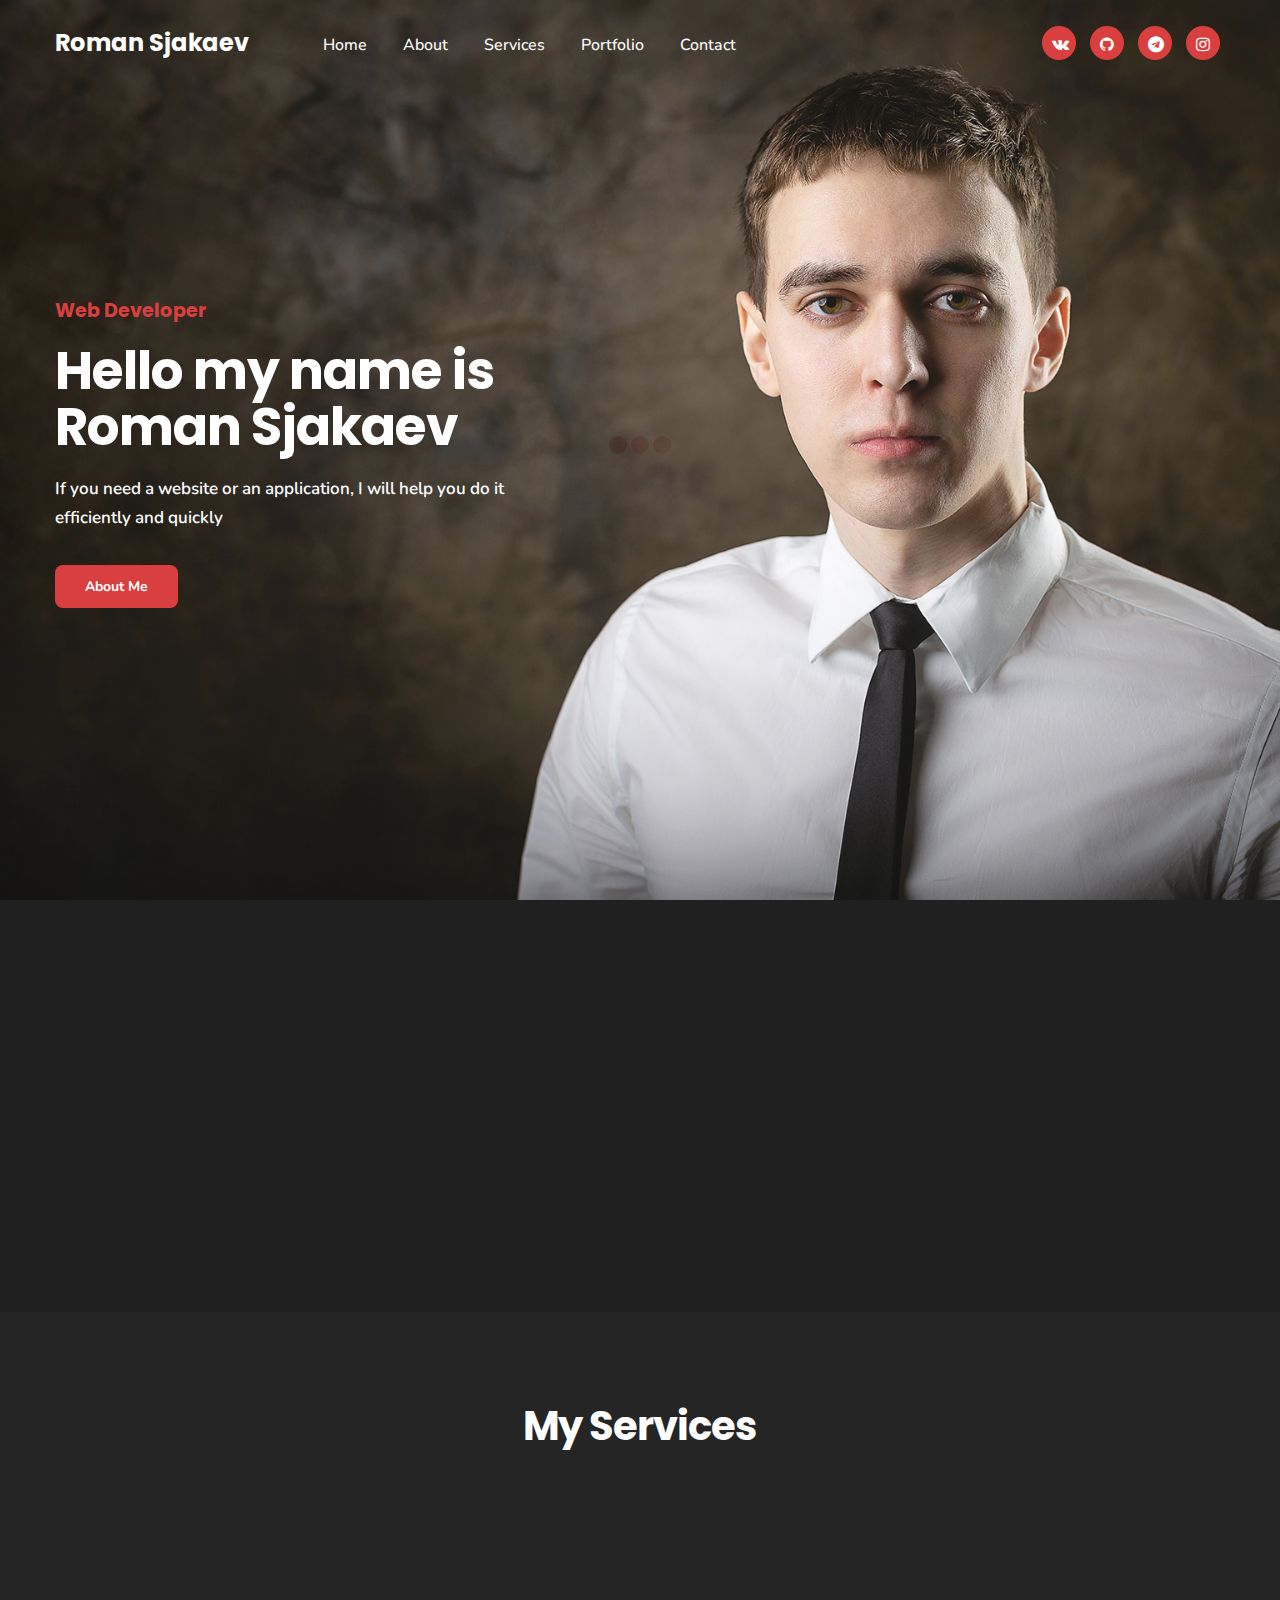
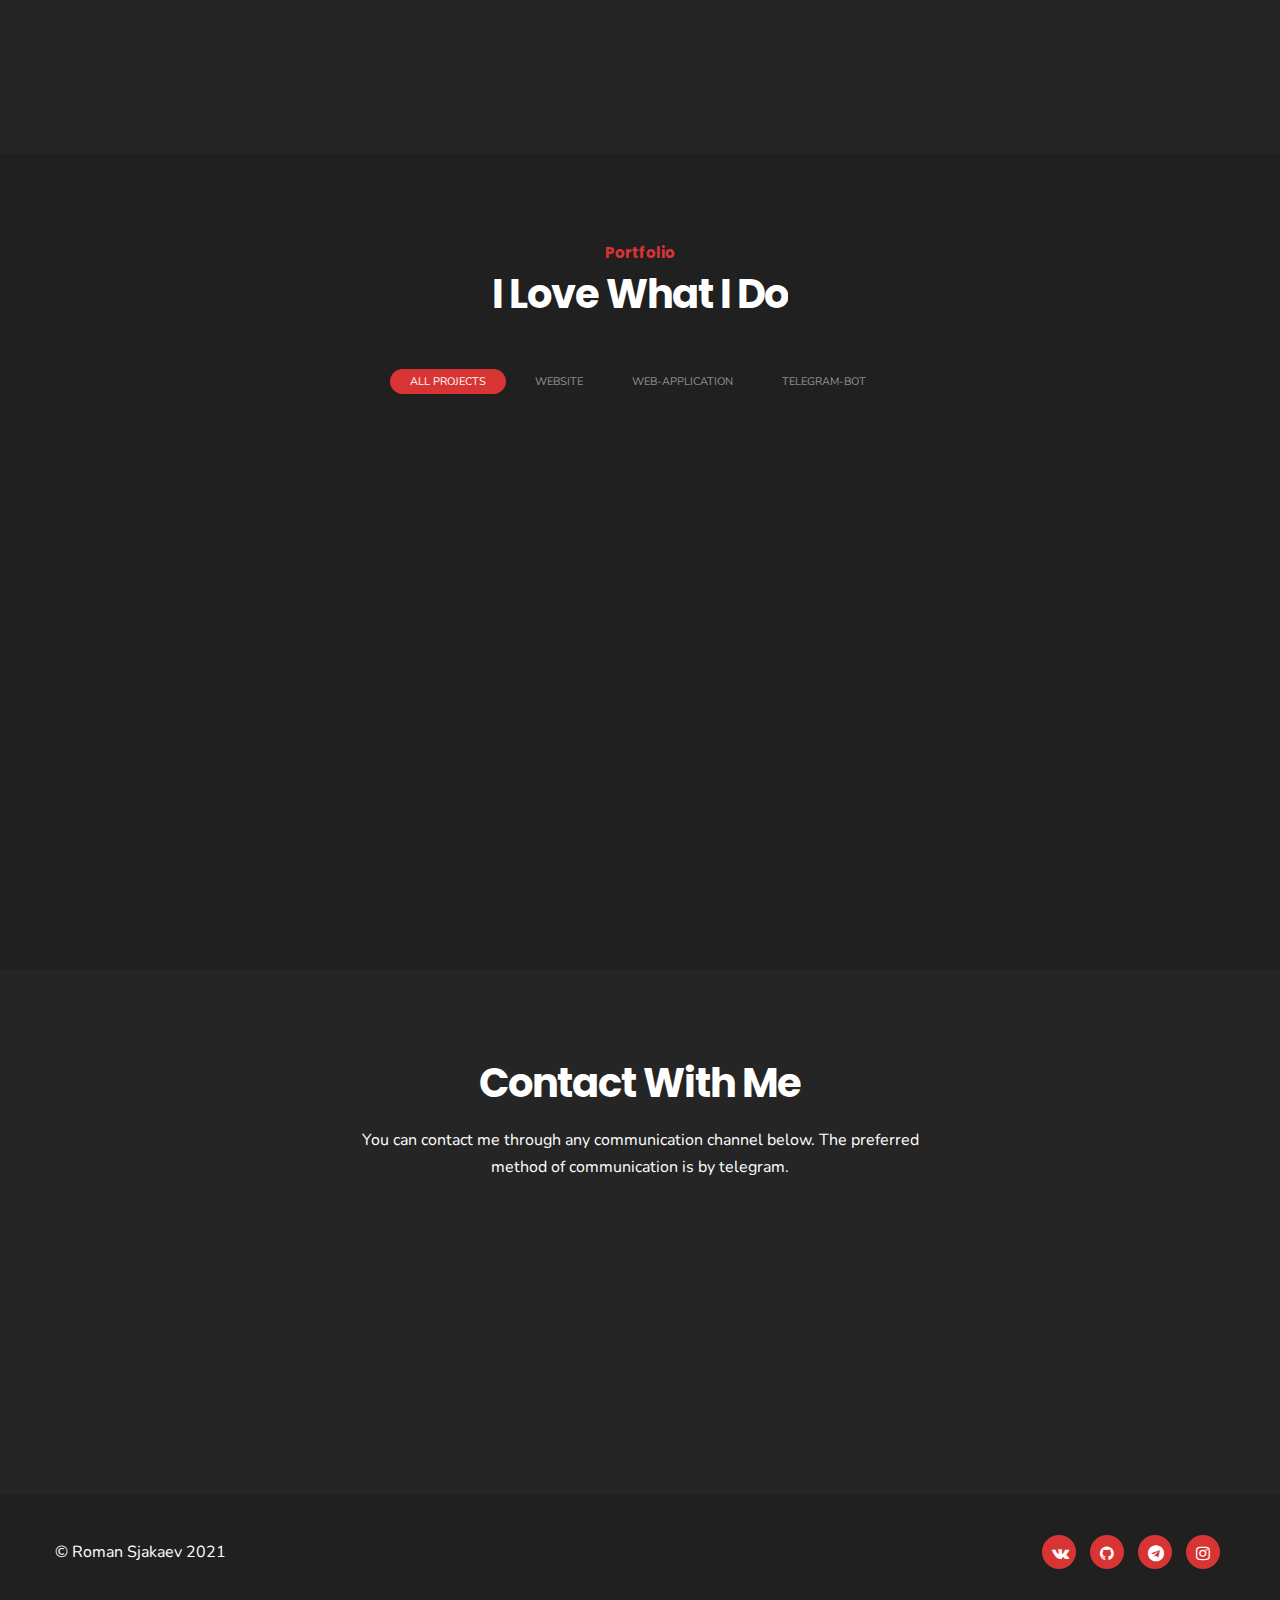
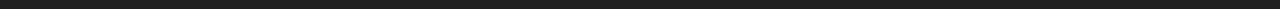
<file: portfolio/index-dark-scheme.html>
<!DOCTYPE html>
<html lang="zxx">
    <head>
        <meta charset="utf-8" />
        <title>Jess - Responsive Bootstrap 4 Personal Website</title>
        <meta content="width=device-width, initial-scale=1.0" name="viewport" />
        <meta content="" name="description" />
        <meta content="" name="keywords" />
        <meta content="" name="author" />

        <!--[if lt IE 9]>
            <script src="js/html5shiv.js"></script>
        <![endif]-->

        <!-- CSS Files
    ================================================== -->
        <link href="css/bootstrap.min.css" rel="stylesheet" type="text/css" />
        <link href="css/bootstrap-grid.min.css" rel="stylesheet" type="text/css" />
        <link href="css/bootstrap-reboot.min.css" rel="stylesheet" type="text/css" />
        <link href="css/animate.css" rel="stylesheet" type="text/css" />
        <link href="css/owl.carousel.css" rel="stylesheet" type="text/css" />
        <link href="css/owl.theme.css" rel="stylesheet" type="text/css" />
        <link href="css/owl.transitions.css" rel="stylesheet" type="text/css" />
        <link href="css/magnific-popup.css" rel="stylesheet" type="text/css" />
        <link href="css/jquery.countdown.css" rel="stylesheet" type="text/css" />
        <link href="css/style.css" rel="stylesheet" type="text/css" />

        <!-- color scheme -->
        <link id="colors" href="css/colors/scheme-02.css" rel="stylesheet" type="text/css" />
        <link href="css/coloring.css" rel="stylesheet" type="text/css" />
    </head>

    <body>
        <div id="wrapper">
            <div class="page-overlay">
                <div class="preloader-wrap">
                    <div class="spinner">
                        <div class="bounce1"></div>
                        <div class="bounce2"></div>
                        <div class="bounce3"></div>
                    </div>
                </div>
            </div>

            <!-- header begin -->
            <header class="transparent scroll-light">
                <div class="container">
                    <div class="row">
                        <div class="col-md-12">
                            <div class="d-flex justify-content-between">
                                <div class="align-self-center header-col-left">
                                    <!-- logo begin -->
                                    <div id="logo">
                                        <a href="index.html">
                                            Roman Sjakaev
                                        </a>
                                    </div>
                                    <!-- logo close -->
                                </div>
                                <div class="align-self-center ml-3 header-col-mid">
                                    <!-- mainmenu begin -->
                                    <ul id="mainmenu" class="scrollnav">
                                        <li><a href="#section-hero" class="active">Home</a></li>
                                        <li></li>
                                        <li><a href="#section-about">About</a></li>
                                        <li></li>
                                        <li><a href="#section-services">Services</a></li>
                                        <li></li>
                                        <li><a href="#section-portfolio">Portfolio</a></li>
                                        <li></li>
                                        <li><a href="#section-contact">Contact</a></li>
                                        <li></li>
                                    </ul>

                                    <!-- mainmenu close -->
                                </div>
                                <div class="align-self-center ml-auto header-col-right">
                                    <div class="social-icons">
                                        <a target="_blank" href="https://vk.com/id54136993"><i class="fa fa-vk fa-lg"></i></a>
                                        <a target="_blank" href="https://github.com/sjakaev/"><i class="fa fa-github fa-lg"></i></a>
                                        <a target="_blank" href="https://t.me/sjakaev"><i class="fa fa-telegram fa-lg"></i></a>
                                        <a target="_blank" href="https://www.instagram.com/sjakaev/"><i class="fa fa-instagram fa-lg"></i></a>
                                    </div>

                                    <span id="menu-btn"></span>
                                </div>
                                <div class="clearfix"></div>
                            </div>
                        </div>
                    </div>
                </div>
            </header>
            <!-- header close -->
            <!-- content begin -->
            <div class="no-bottom no-top text-light" id="content" data-bgcolor="#202020">
                <div id="top"></div>

                <section id="section-hero" class="vertical-center text-light" data-bgimage="url(images/background/3.jpg) top" data-stellar-background-ratio=".5">
                    <div class="container">
                        <div class="row">
                            <div class="col-sm-8 col-xl-5 col-md-6">
                                <h4 class="id-color">Web Developer</h4>
                                <div class="spacer-10"></div>
                                <h1 class="wow fadeInUp" data-wow-delay=".5s">Hello my name is Roman Sjakaev</h1>
                                <p class="lead wow fadeInUp" data-wow-delay=".75s">
                                    If you need a website or an application, I will help you do it efficiently and quickly
                                </p>
                                <div class="spacer-20"></div>
                                <a class="btn-custom scroll-to wow fadeInUp" data-wow-delay="1s" href="#section-about">About Me</a>
                            </div>
                        </div>
                    </div>

                </section>

                <section id="section-about" data-bgcolor="#202020">
                    <div class="container">
                        <div class="row align-items-center">
<!--                            <div class="col-lg-6 mb-sm-30 text-center">-->
<!--                                <div class="de-images">-->
<!--                                    <img class="img-fluid wow fadeInRight" src="images/misc/3a.jpg" alt="" />-->
<!--                                </div>-->
<!--                            </div>-->

                            <div class="mx-auto text-center col-lg-10 offset-md-0 wow fadeInLeft" data-wow-delay=".1s">
                                <h2>About Me</h2>
                                <p>

                                    I have been in web development for over three years and
                                    have two years of experience in this position as Web Developer.
                                    My technology stack:
                                    NodeJS, VueJS, Nuxt, Lerna, Template Toolkit, Less, Sass,
                                    Bootstrap, Vuetify, Jest.
                                    I also have experience writing bots for telegram. I love programming and learning new things!
                                </p>
                                <div class="spacer-10"></div>
                                <span id="btn-show-skills" class="btn-border wow fadeInUp" data-wow-delay="0.2s">Show My Skills</span>
                            </div>
                        </div>

                        <div id="skills" class="row">
                            <div class="spacer-double"></div>
                            <div class="col-md-4">
                                <div class="skill-bar style-2">
                                    <h5>HTML5 / CSS3</h5>
                                    <div class="de-progress">
                                        <div class="value"></div>
                                        <div class="progress-bar" data-value="90%"></div>
                                    </div>
                                </div>

                                <div class="skill-bar style-2">
                                    <h5>Sass / Less</h5>
                                    <div class="de-progress">
                                        <div class="value"></div>
                                        <div class="progress-bar" data-value="80%"></div>
                                    </div>
                                </div>
                            </div>

                            <div class="col-md-4">
                                <div class="skill-bar style-2">
                                    <h5>Javascript</h5>
                                    <div class="de-progress">
                                        <div class="value"></div>
                                        <div class="progress-bar" data-value="70%"></div>
                                    </div>
                                </div>

                                <div class="skill-bar style-2">
                                    <h5>VueJs</h5>
                                    <div class="de-progress">
                                        <div class="value"></div>
                                        <div class="progress-bar" data-value="75%"></div>
                                    </div>
                                </div>
                            </div>

                            <div class="col-md-4">
                                <div class="skill-bar style-2">
                                    <h5>SEO</h5>
                                    <div class="de-progress">
                                        <div class="value"></div>
                                        <div class="progress-bar" data-value="60%"></div>
                                    </div>
                                </div>

                                <div class="skill-bar style-2">
                                    <h5>GitLab / Github</h5>
                                    <div class="de-progress">
                                        <div class="value"></div>
                                        <div class="progress-bar" data-value="80%"></div>
                                    </div>
                                </div>
                            </div>
                        </div>
                    </div>
                </section>

                <section id="section-services" data-bgcolor="#252525">
                    <div class="container">
                        <div class="row">
                            <div class="col-lg-6 offset-lg-3">
                                <div class="text-center">
                                    <h2>My Services</h2>
                                    <div class="spacer-30"></div>
                                </div>
                            </div>
                        </div>

                        <div class="row">
                            <div class="col-lg-4 col-md-6 mb30 wow fadeInRight" data-wow-delay="0s">
                                <div class="f-box f-icon-left f-icon-circle f-border">
                                    <i class="fa fa-laptop id-color"></i>
                                    <div class="fb-text">
                                        <h4>Website Developing</h4>
                                        <p>Pixel perfect development from designer layout, mobile adaptation, HTML5 / CSS3, SEO optimisation. </p>
                                    </div>
                                </div>
                            </div>

                            <div class="col-lg-4 col-md-6 mb30 wow fadeInRight" data-wow-delay=".2s">
                                <div class="f-box f-icon-left f-icon-circle f-border">
                                    <i class="fa fa-object-group id-color"></i>
                                    <div class="fb-text">
                                        <h4>Front-End</h4>
                                        <p>Development with JavaScript, VueJS, Nuxt, NodeJs. Help with setting up the server.</p>
                                    </div>
                                </div>
                            </div>

                            <div class="col-lg-4 col-md-6 mb30 wow fadeInRight" data-wow-delay=".2s">
                                <div class="f-box f-icon-left f-icon-circle f-border">
                                    <i class="fa fa-paper-plane-o id-color"></i>
                                    <div class="fb-text">
                                        <h4>Telegram bots</h4>
                                        <p>Development of telegram bots of any complexity using telegrafJs.
                                        </p>
                                    </div>
                                </div>
                            </div>
                        </div>
                    </div>
                </section>

<!--                <section id="section-cta" class="text-light" data-bgimage="url(images/background/3.jpg) top" data-stellar-background-ratio=".5">-->
<!--                    <div class="container">-->
<!--                        <div class="row">-->
<!--                            <div class="col-md-8 offset-md-2 text-center">-->
<!--                                <h2>I Am Available For Freelancer</h2>-->
<!--                                <div class="spacer-10"></div>-->
<!--                                <a href="#" class="btn-custom">Hire Me Now</a>-->
<!--                            </div>-->
<!--                        </div>-->
<!--                    </div>-->
<!--                </section>-->

                <!-- section begin -->
                <section id="section-portfolio" data-bgcolor="#202020">
                    <div class="container">
                        <!-- portfolio filter begin -->
                        <div class="row">
                            <div class="col-md-12 text-center">
                                <h5><span class="id-color">Portfolio</span></h5>
                                <h2>I Love What I Do</h2>
                            </div>

                            <div class="spacer-single"></div>

                            <div class="col-md-12 text-center">
                                <ul id="filters">
                                    <li><a href="#" data-filter="*" class="selected">all projects</a></li>
                                    <li><a href="#" data-filter=".website">website</a></li>
                                    <li><a href="#" data-filter=".web-application">web-application</a></li>
                                    <li><a href="#" data-filter=".telegram-bot">telegram-bot</a></li>
                                </ul>

                                <div id="gallery" class="gallery full-gallery de-gallery pf_full_width pf_3_cols grid sequence">
                                    <!-- gallery item -->
                                    <a target="_blank" class="item telegram-bot gallery-item" href="https://t.me/pinterestArt_bot" data-value="project-details-youtube-big.html">
                                        <div class="picframe wow">
                                            <span class="overlay">
                                                <span class="pf_text">
                                                    <span class="project-name">Pinterest Art Bot</span>
                                                </span>
                                            </span>
                                            <img src="images/portfolio-2/7.jpg" alt="pinterest-art-bot" />
                                        </div>
                                    </a>
                                    <!-- close gallery item -->

                                    <!-- gallery item -->
                                    <a target="_blank" class="item website gallery-item" href="https://sjakaev.github.io/barbershop/index.html" data-value="project-details-youtube-big.html">
                                        <div class="picframe wow">
                                            <span class="overlay">
                                                <span class="pf_text">
                                                    <span class="project-name">Barbershop Borodinski</span>
                                                </span>
                                            </span>
                                            <img src="images/portfolio-2/8.png" alt="barbershop" />
                                        </div>
                                    </a>
                                    <!-- close gallery item -->

                                    <!-- gallery item -->
                                    <a target="_blank" class="item website gallery-item" href="https://sjakaev.github.io/reg_ru/index.html" data-value="project-details-youtube-big.html">
                                        <div class="picframe wow">
                                            <span class="overlay">
                                                <span class="pf_text">
                                                    <span class="project-name">Test task for the employer</span>
                                                </span>
                                            </span>
                                            <img src="images/portfolio-2/9.png" alt="test-task" />
                                        </div>
                                    </a>
                                    <!-- close gallery item -->

                                    <!-- gallery item -->
                                    <a target="_blank" class="item website gallery-item" href="https://sjakaev.github.io/waxom/index.html#" data-value="project-details-youtube-big.html">
                                        <div class="picframe wow">
                                            <span class="overlay">
                                                <span class="pf_text">
                                                    <span class="project-name">Waxom Lending</span>
                                                </span>
                                            </span>
                                            <img src="images/portfolio-2/10.png" alt="waxom" />
                                        </div>
                                    </a>
                                    <!-- close gallery item -->
                                </div>
                            </div>
                            <!-- portfolio filter close -->
                        </div>
                    </div>
                </section>
                <!-- section close -->

                <div id="loader-area" data-bgcolor="#202020">
                    <div class="container">
                        <div class="project-load"></div>
                    </div>
                </div>

                <section id="section-contact" data-bgcolor="#252525">
                    <div class="container">
                        <div class="row">
                            <div class="col-lg-6 offset-lg-3">
                                <div class="text-center">
                                    <h2>Contact With Me</h2>
                                    <p>You can contact me through any communication channel below.
                                        The preferred method of communication is by telegram.
                                    </p>
                                    <div class="spacer-30"></div>
                                </div>
                            </div>
                        </div>

                        <div class="spacer-double"></div>

                        <div class="row mx-4 text-center wow fadeInUp">
                            <div class="col-md-3">
                                <div class="wm-1"></div>
                                <i class="icon_mobile id-color size40 mb20"></i>
                                <h6 class="id-color">Telephone</h6>
                                <a target="_blank" href="tel:+79277292307"> +7 927 729 2307 </a>
                            </div>

                            <div class="col-md-3">
                                <div class="wm-1"></div>
                                <i class="icon_link_alt id-color size40 mb20"></i>
                                <h6 class="id-color">VK</h6>
                                <a target="_blank" href="https://vk.com/id54136993">@id54136993</a>
                            </div>

                            <div class="col-md-3">
                                <div class="wm-1"></div>
                                <i class="icon_mail_alt id-color size40 mb20"></i>
                                <h6 class="id-color">Gmail</h6>
                                <a target="_blank" href="mailto:r.sjakaev@gmail.com">r.sjakaev@gmail.com</a>
                            </div>

                            <div class="col-md-3">
                                <div class="wm-1"></div>
                                <i class="icon_pencil id-color size40 mb20"></i>
                                <h6 class="id-color">Telegram</h6>
                                <a target="_blank" href="https://t.me/sjakaev">@sjakaev</a>
                            </div>
                        </div>
                    </div>
                </section>
            </div>
            <!-- content close -->

            <!-- footer begin -->
            <footer class="dark">
                <div class="container">
                    <div class="row align-items-center">
                        <div class="col-md-6 sm-text-center mb-sm-30">
                            &copy; Roman Sjakaev 2021
                        </div>

                        <div class="col-md-6 text-md-right text-sm-left">
                            <div class="social-icons">
                                <a target="_blank" href="https://vk.com/id54136993"><i class="fa fa-vk fa-lg"></i></a>
                                <a target="_blank" href="https://github.com/sjakaev/"><i class="fa fa-github fa-lg"></i></a>
                                <a target="_blank" href="https://t.me/sjakaev"><i class="fa fa-telegram fa-lg"></i></a>
                                <a target="_blank" href="https://www.instagram.com/sjakaev/"><i class="fa fa-instagram fa-lg"></i></a>
                            </div>
                        </div>
                    </div>
                </div>
            </footer>
            <!-- footer close -->

            <a href="#" id="back-to-top"></a>

            <div id="preloader">
                <div class="spinner">
                    <div class="bounce1"></div>
                    <div class="bounce2"></div>
                    <div class="bounce3"></div>
                </div>
            </div>
        </div>

        

        <!-- Javascript Files
    ================================================== -->
        <script src="js/jquery.min.js"></script>
        <script src="js/bootstrap.min.js"></script>
        <script src="js/wow.min.js"></script>
        <script src="js/jquery.isotope.min.js"></script>
        <script src="js/easing.js"></script>
        <script src="js/owl.carousel.js"></script>
        <script src="js/validation.js"></script>
        <script src="js/jquery.magnific-popup.min.js"></script>
        <script src="js/enquire.min.js"></script>
        <script src="js/jquery.stellar.min.js"></script>
        <script src="js/jquery.plugin.js"></script>
        <script src="js/typed.js"></script>
        <script src="js/typed-custom.js"></script>
        <script src="js/jquery.countTo.js"></script>
        <script src="js/jquery.countdown.js"></script>
        <script src="js/designesia.js"></script>
    </body>
</html>
</file>
<file: barbershop/css/style.css>
/* Если бы у меня были картинки на retina */
@font-face {
  font-weight: normal;
  font-family: "PT Sans Narrow";
  font-style: normal;
  src: url("../fonts/ptsansnarrow.woff2") format("woff2"), url("../fonts/ptsansnarrow.woff") format("woff");
}
@font-face {
  font-weight: 700;
  font-family: "PT Sans Narrow";
  font-style: normal;
  src: url("../fonts/ptsansnarrowbold.woff2") format("woff2"), url("../fonts/ptsansnarrowbold.woff") format("woff");
}
body {
  font-size: 18px;
  line-height: 27px;
  font-family: "PT Sans Narrow", Arial, sans-serif;
  color: #f7f4f1;
  font-style: normal;
  background-color: #242424;
}
/*
img {
  max-width: 100%;
  height: auto;
}
*/
table {
  border-collapse: collapse;
}
.visually-hidden {
  position: absolute;
  width: 1px;
  height: 1px;
  margin: -1px;
  padding: 0;
  border: 0;
  clip: rect(0 0 0 0);
  overflow: hidden;
}
.slider {
  position: relative;
}
.slider__toggles {
  position: absolute;
  height: 10px;
  text-align: center;
  font-size: 0;
}
.slider__toggle {
  display: inline-block;
  width: 6px;
  height: 6px;
  margin-right: 23px;
  vertical-align: top;
  border: 1px solid #cccccc;
  transform: rotate(45deg);
  cursor: pointer;
}
.slider__toggle:last-child {
  margin-right: 0;
}
.slider__item {
  display: none;
}
.slider__input {
  position: absolute;
  opacity: 0;
}
.btn {
  display: block;
  width: 158px;
  height: 48px;
  font-family: "PT Sans Narrow", Arial, sans-serif;
  font-size: 18px;
  font-weight: bold;
  line-height: 48px;
  text-align: center;
  vertical-align: middle;
  text-decoration: none;
  text-transform: uppercase;
  color: #000000;
  background-color: #f8f5f2;
  border: 1px solid #e5ddd5;
  outline: none;
  cursor: pointer;
}
.btn:hover {
  border-color: #d5cabe;
}
.btn:active {
  color: #958c84;
  border-color: #d5cabe;
  background-color: #d5cabe;
}
.btn:disabled {
  cursor: default;
  color: #ffffff;
  border-color: #aeaeae;
  background-color: #aeaeae;
}
.inner-page {
  color: #000000;
  background-color: #f8f5f2;
}
.advantages {
  position: relative;
  background-color: #242424;
}
.advantages::before {
  content: "";
  position: absolute;
  bottom: -32px;
  width: 100%;
  height: 42px;
  background-color: #242424;
  clip-path: polygon(0 0, 0% 10px, 50% 100%, 100% 10px, 100% 0);
  -webkit-clip-path: polygon(0 0, 0% 10px, 50% 100%, 100% 10px, 100% 0);
  z-index: 1;
}
.advantages__wrapper {
  width: auto;
  padding-top: 30px;
  padding-bottom: 13px;
}
.advantages__list {
  margin: 0;
  padding: 0;
  list-style: none;
}
.advantages__item {
  position: relative;
  padding: 0 40px;
  padding-top: 125px;
}
.advantages__item p {
  margin: 0;
  font-size: 20px;
  text-align: center;
}
.advantages__item::before {
  content: "";
  position: absolute;
  top: 0;
  left: 50%;
  width: 95px;
  background-repeat: no-repeat;
}
.advantages__item--fast::before {
  height: 94px;
  margin-left: -47px;
  background-image: url("../img/advantage-1-illustration.svg");
}
.advantages__item--awesome::before {
  height: 88px;
  margin-left: -44px;
  background-image: url("../img/advantage-2-illustration.svg");
}
.advantages__item--expensive::before {
  height: 91px;
  margin-left: -45.5px;
  background-image: url("../img/advantage-3-illustration.svg");
}
.advantages__item-title {
  margin: 0;
  margin-bottom: 13px;
  font-weight: bold;
  font-size: 30px;
  line-height: 30px;
  text-transform: uppercase;
  text-align: center;
}
.advantages__btn-left,
.advantages__btn-right {
  position: absolute;
	content: "";
	display: block;
	background-color: transparent;
	top: 0;
	width: 50%;
	height: 300px;
}
.advantages__btn-left {
  left: 0;
}
.advantages__btn-right {
  right: 0;
}
.main-nav {
  position: relative;
  width: auto;
  min-height: 51px;
  /* margin: 0 auto; */
  background-color: #826550;
}
.main-nav__toggle {
  position: absolute;
  top: 0;
  right: 0;
  z-index: 2;
  display: block;
  width: 70px;
  height: 50px;
  font-size: 0;
  background-color: #6a4d38;
  cursor: pointer;
  border: none;
  outline: none;
}
.main-nav__toggle:hover {
  background-color: #624530;
}
.main-nav__toggle:active {
  background-color: #624530;
}
.main-nav--closed .main-nav__toggle::before {
  content: "";
  position: absolute;
  top: 15px;
  left: 17px;
  width: 36px;
  height: 2px;
  background-color: #ffffff;
  box-shadow: 0 8px 0 0 #ffffff,
               0 16px 0 0 #ffffff;
}
.main-nav--closed .main-nav__toggle:active::before {
  background-color: rgba(255, 255, 255, 0.3);
  box-shadow: 0 8px 0 0 rgba(255, 255, 255, 0.3), 0 16px 0 0 rgba(255, 255, 255, 0.3);
}
.main-nav--opened .main-nav__toggle {
  top: 0;
  right: auto;
  left: 0;
}
.main-nav--opened .main-nav__toggle::before,
.main-nav--opened .main-nav__toggle::after {
  content: "";
  position: absolute;
  top: 24px;
  left: 18px;
  width: 36px;
  height: 2px;
  background-color: #ffffff;
}
.main-nav--opened .main-nav__toggle::before {
  transform: rotate(45deg);
  box-shadow: none;
}
.main-nav--opened .main-nav__toggle::after {
  transform: rotate(-45deg);
}
.main-nav--opened .main-nav__toggle:active::before,
.main-nav--opened .main-nav__toggle:active::after {
  background-color: rgba(255, 255, 255, 0.3);
}
.main-nav__list,
.main-nav__user-list {
  margin: 0;
  padding: 0;
  list-style: none;
}
.main-nav__list {
  font-weight: bold;
}
.main-nav__item a {
  display: block;
  padding: 12px 21px;
  padding-bottom: 13px;
  font-size: 18px;
  line-height: 24px;
  color: #ffffff;
  text-transform: uppercase;
  text-decoration: none;
  background-color: #826550;
  border-top: 1px solid #886e5b;
  border-bottom: 1px solid #71543f;
}
.main-nav__item a[href]:hover {
  background-color: #755a46;
  border-top-color: #755a46;
}
.main-nav__item a[href]:active {
  color: rgba(255, 255, 255, 0.3);
  background-color: #6a4d38;
  border-top-color: #6a4d38;
}
.main-nav__user-login {
  position: relative;
  display: block;
  padding: 17px 21px;
  padding-left: 49px;
  line-height: 18px;
  color: #ffffff;
  text-decoration: none;
}
.main-nav__user-login::before {
  content: "";
  position: absolute;
  top: 17px;
  left: 21px;
  width: 16px;
  height: 16px;
  background-image: url("../img/sprite.png");
  background-position: -10px -204px;
}
.news {
  position: relative;
  color: #000000;
  background-color: #f8f5f2;
}
/* .news::before {
  content: "";
  position: absolute;
  top: 0;
  width: 100%;
  height: 32px;
  background-color: #242424;
  clip-path: polygon(50% 100%, 0 0, 100% 0);
  -webkit-clip-path: polygon(50% 100%, 0 0, 100% 0);
} */
.news__wrapper {
  width: auto;
  padding-top: 67px;
  padding-bottom: 28px;
}
.news__title {
  margin: 0;
  margin-bottom: 28px;
  font-weight: bold;
  font-size: 30px;
  line-height: 30px;
  text-transform: uppercase;
  text-align: center;
}
.news__list {
  margin: 0;
  padding: 0;
  padding-bottom: 10px;
  list-style: none;
}
.news__item {
  position: relative;
  margin: 0 20px;
  margin-bottom: 16px;
  padding-bottom: 18px;
  padding-left: 70px;
}
.news__item p {
  margin: 0;
}
.news__link {
  font-family: "PT Sans Narrow", Arial, sans-serif;
  font-size: 18px;
  font-weight: normal;
  line-height: 27px;
  text-decoration: none;
  color: #000000;
}
.news__link:hover {
  color: #826550;
  text-decoration: underline;
}
.news__link:hover .news__date {
  background-color: #826550;
}
.news__link:hover .news__date::after {
  border-top-color: #826550;
}
.news__link:active {
  color: #6a4d38;
  text-decoration: underline;
}
.news__link:active .news__date {
  color: #978374;
  background-color: #6a4d38;
}
.news__link:active .news__date::after {
  border-top-color: #6a4d38;
}
.news__date {
  position: absolute;
  left: 0;
  top: 8px;
  display: block;
  padding-top: 5px;
  width: 50px;
  height: 45px;
  font-size: 16px;
  line-height: 1;
  text-align: center;
  color: #ffffff;
  background-color: #000000;
  transition: all 0.2s ease-out;
  
}
.news__date b {
  font-size: 30px;
  line-height: 25px;
}
.news__date::after {
  content: "";
  position: absolute;
  left: 0;
  bottom: -12px;
  width: 0;
  height: 0;
  border-left: 25px solid transparent;
  border-right: 25px solid transparent;
  border-top: 12px solid #000000;
  transition: all 0.2s ease-out;
}
.news__item:nth-child(n + 3) {
  display: none;
}
.news__item:nth-child(2) {
  padding-bottom: 0;
}
.order-form {
  margin-left: 20px;
  margin-right: 20px;
}
.order-form__fields {
  margin-bottom: 40px;
}
.order-form__information .order-form__field {
  resize: none;
}
.order-form__name,
.order-form__communications {
  margin-bottom: 32px;
}
.order-form__field {
  width: 100%;
  box-sizing: border-box;
  margin-bottom: 6px;
  padding: 8px 17px;
  color: #000000;
  border: 1px solid #e5ddd5;
  outline: none;
}
.order-form__field:hover {
  border-color: #d5c9bd;
}
.order-form__field:focus {
  border-color: #BEA08B;
}
.order-form__beard-model,
.order-form__additional-service {
  margin-bottom: 46px;
}
.order-form__title {
  margin-bottom: 38px;
  text-align: center;
}
.order-form__title b {
  margin: 0;
  padding: 0;
  font-size: 20px;
  font-weight: normal;
  text-transform: uppercase;
}
.order-form__list {
  display: flex;
  flex-wrap: wrap;
  justify-content: center;
  margin: 0;
  padding: 0;
  font-size: 0;
  list-style: none;
}
.order-form__list li {
  position: relative;
}
.order-form__list li:nth-last-of-type(1) {
  margin-right: 0;
  margin-bottom: 0;
}
.order-form__list--model li {
  margin-bottom: 29px;
  width: 20%;
  min-width: 93px;
  padding-top: 65px;
}
.order-form__list--model li img {
  display: block;
  margin: 0 auto;
}

.order-form__field--model,
.order-form__field--additional {
  position: absolute;
  opacity: 0;
  transition: all 0.1s ease-out;
}
.order-form__label {
  display: block;
  font-size: 18px;
  line-height: 24px;
  cursor: pointer;
}
.order-form__label::before {      /* квадратики доп услуги */
  content: "";
  position: absolute;
  box-sizing: border-box;
  border: 1px solid #e5ddd5;
  background: #ffffff;
  transition: all 0.08s ease-out;
}
.order-form__label--model {
  margin-bottom: 13px;
  text-align: center;
}
.order-form__label--model::before {      /* кружочки бороды */
  top: 0;
  left: 50%;
  margin-left: -25px;
  width: 50px;
  height: 50px;
  border-radius: 50%;
  background: #ffffff;

}

#admiral:hover ~ .order-form__label--model[for="admiral"]::before,
#lumberjack:hover ~ .order-form__label--model[for="lumberjack"]::before,
#polar-explorer:hover ~ .order-form__label--model[for="polar-explorer"]::before,
#lord:hover ~ .order-form__label--model[for="lord"]::before,
#wiseman:hover ~ .order-form__label--model[for="wiseman"]::before {
    border: 16px solid #e5ddd5;
}
#admiral:checked ~ .order-form__label--model[for="admiral"]::before,
#lumberjack:checked ~ .order-form__label--model[for="lumberjack"]::before,
#polar-explorer:checked ~ .order-form__label--model[for="polar-explorer"]::before,
#lord:checked ~ .order-form__label--model[for="lord"]::before,
#wiseman:checked ~ .order-form__label--model[for="wiseman"]::before {

   border: 1px solid #e5ddd5;

}
#admiral:checked ~ .order-form__label--model[for="admiral"]::after,
#lumberjack:checked ~ .order-form__label--model[for="lumberjack"]::after,
#polar-explorer:checked ~ .order-form__label--model[for="polar-explorer"]::after,
#lord:checked ~ .order-form__label--model[for="lord"]::after,
#wiseman:checked ~ .order-form__label--model[for="wiseman"]::after {
  content: "";
  position: absolute;
  top: 15px;
  left: 50%;
  margin-left: -10px;
  width: 20px;
  height: 20px;
  box-sizing: border-box;
  border-radius: 50%;
  border: 1px solid #e5ddd5;
  z-index: 2;
   /* background-color: #826550; */ 
  
}
#admiral:checked:hover ~ .order-form__label--model[for="admiral"]::before,
#lumberjack:checked:hover ~ .order-form__label--model[for="lumberjack"]::before,
#polar-explorer:checked:hover ~ .order-form__label--model[for="polar-explorer"]::before,
#lord:checked:hover ~ .order-form__label--model[for="lord"]::before,
#wiseman:checked:hover ~ .order-form__label--model[for="wiseman"]::before {
  border: 1px solid #d5c9bd;
}
#admiral:checked:hover ~ .order-form__label--model[for="admiral"]::after,
#lumberjack:checked:hover ~ .order-form__label--model[for="lumberjack"]::after,
#polar-explorer:checked:hover ~ .order-form__label--model[for="polar-explorer"]::after,
#lord:checked:hover ~ .order-form__label--model[for="lord"]::after,
#wiseman:checked:hover ~ .order-form__label--model[for="wiseman"]::after {
  border-color: #d5c9bd;
}
#admiral:checked:active ~ .order-form__label--model[for="admiral"]::before,
#lumberjack:checked:active ~ .order-form__label--model[for="lumberjack"]::before,
#polar-explorer:checked:active ~ .order-form__label--model[for="polar-explorer"]::before,
#lord:checked:active ~ .order-form__label--model[for="lord"]::before,
#wiseman:checked:active ~ .order-form__label--model[for="wiseman"]::before {
  background-color: #d5c9bd;
  transition: all 0.08s ease-out;
}
#admiral:checked:active ~ .order-form__label--model[for="admiral"]::after,
#lumberjack:checked:active ~ .order-form__label--model[for="lumberjack"]::after,
#polar-explorer:checked:active ~ .order-form__label--model[for="polar-explorer"]::after,
#lord:checked:active ~ .order-form__label--model[for="lord"]::after,
#wiseman:checked:active ~ .order-form__label--model[for="wiseman"]::after {
  background-color: #d5c9bd;
  transition: all 0.08s ease-out;
}
.order-form__title--additional-service {
  margin-bottom: 36px;
}
.order-form__list--additional {
  overflow:hidden;
}
.order-form__list--additional li {
  min-width: 150px;
  width: 160px;
  margin-bottom: 20px;
  padding-left: 60px;
}
.order-form__list--additional li:nth-last-of-type(1) {
  margin-right: 0;
}
.order-form__label--additional {
  line-height: 36px;
}
.order-form__label--additional::before {
  left: 0;
  width: 36px;
  height: 36px;
}
#color-beard:hover ~ .order-form__label--additional[for="color-beard"]::before,
#twirl-mustache:hover ~ .order-form__label--additional[for="twirl-mustache"]::before,
#comb-beard:hover ~ .order-form__label--additional[for="comb-beard"]::before,
#align-temple:hover ~ .order-form__label--additional[for="align-temple"]::before,
#remove-graying:hover ~ .order-form__label--additional[for="remove-graying"]::before,
#polish-bald-spot:hover ~ .order-form__label--additional[for="polish-bald-spot"]::before {
  border-color: #d5c9bd;  /* рамка квадратиков при наведении */
  
}
#color-beard:active ~ .order-form__label--additional[for="color-beard"]::before,
#twirl-mustache:active ~ .order-form__label--additional[for="twirl-mustache"]::before,
#comb-beard:active ~ .order-form__label--additional[for="comb-beard"]::before,
#align-temple:active ~ .order-form__label--additional[for="align-temple"]::before,
#remove-graying:active ~ .order-form__label--additional[for="remove-graying"]::before,
#polish-bald-spot:active ~ .order-form__label--additional[for="polish-bald-spot"]::before {
  background-color: #d5c9bd; /* рамка квадратиков при наведении */
}
#color-beard:active ~ .order-form__label--additional[for="color-beard"]::after,
#twirl-mustache:active ~ .order-form__label--additional[for="twirl-mustache"]::after,
#comb-beard:active ~ .order-form__label--additional[for="comb-beard"]::after,
#align-temple:active ~ .order-form__label--additional[for="align-temple"]::after,
#remove-graying:active ~ .order-form__label--additional[for="remove-graying"]::after,
#polish-bald-spot:active ~ .order-form__label--additional[for="polish-bald-spot"]::after {
  content: "";
  position: absolute;
  top: 10px;
  left: 9px;
  width: 18px;
  height: 10px;
  box-sizing: border-box;
  border: 2px solid #000000;
  border-top: none;
  border-right: none;
  background-color: transparent;
  transform: rotate(-45deg);
  z-index: 2;
}
#color-beard:checked ~ .order-form__label--additional[for="color-beard"]::before,
#twirl-mustache:checked ~ .order-form__label--additional[for="twirl-mustache"]::before,
#comb-beard:checked ~ .order-form__label--additional[for="comb-beard"]::before,
#align-temple:checked ~ .order-form__label--additional[for="align-temple"]::before,
#remove-graying:checked ~ .order-form__label--additional[for="remove-graying"]::before,
#polish-bald-spot:checked ~ .order-form__label--additional[for="polish-bald-spot"]::before {
  border: 1px solid #e5ddd5;
}
#color-beard:checked ~ .order-form__label--additional[for="color-beard"]::after,
#twirl-mustache:checked ~ .order-form__label--additional[for="twirl-mustache"]::after,
#comb-beard:checked ~ .order-form__label--additional[for="comb-beard"]::after,
#align-temple:checked ~ .order-form__label--additional[for="align-temple"]::after,
#remove-graying:checked ~ .order-form__label--additional[for="remove-graying"]::after,
#polish-bald-spot:checked ~ .order-form__label--additional[for="polish-bald-spot"]::after {
  content: "";
  position: absolute;
  top: 10px;
  left: 9px;
  width: 18px;
  height: 10px;
  box-sizing: border-box;
  border: 2px solid #000000;
  border-top: none;
  border-right: none;
  background-color: transparent;
  transform: rotate(-45deg);
  z-index: 2;
}
#color-beard.checked:hover ~ .order-form__label--additional[for="color-beard"]::before,
#twirl-mustache.checked:hover ~ .order-form__label--additional[for="twirl-mustache"]::before,
#comb-beard.checked:hover ~ .order-form__label--additional[for="comb-beard"]::before,
#align-temple.checked:hover ~ .order-form__label--additional[for="align-temple"]::before,
#remove-graying.checked:hover ~ .order-form__label--additional[for="remove-graying"]::before,
#polish-bald-spot.checked:hover ~ .order-form__label--additional[for="polish-bald-spot"]::before {
  border-color: #d5c9bd;
}
#color-beard.checked:hover ~ .order-form__label--additional[for="color-beard"]::after,
#twirl-mustache.checked:hover ~ .order-form__label--additional[for="twirl-mustache"]::after,
#comb-beard.checked:hover ~ .order-form__label--additional[for="comb-beard"]::after,
#align-temple.checked:hover ~ .order-form__label--additional[for="align-temple"]::after,
#remove-graying.checked:hover ~ .order-form__label--additional[for="remove-graying"]::after,
#polish-bald-spot.checked:hover ~ .order-form__label--additional[for="polish-bald-spot"]::after {
  content: "";
  position: absolute;
  top: 10px;
  left: 9px;
  width: 18px;
  height: 10px;
  box-sizing: border-box;
  border: 2px solid #000000;
  border-top: none;
  border-right: none;
  background-color: #ffffff;
  transform: rotate(-45deg);
  z-index: 2;
}
#color-beard.checked:active ~ .order-form__label--additional[for="color-beard"]::before,
#twirl-mustache.checked:active ~ .order-form__label--additional[for="twirl-mustache"]::before,
#comb-beard.checked:active ~ .order-form__label--additional[for="comb-beard"]::before,
#align-temple.checked:active ~ .order-form__label--additional[for="align-temple"]::before,
#remove-graying.checked:active ~ .order-form__label--additional[for="remove-graying"]::before,
#polish-bald-spot.checked:active ~ .order-form__label--additional[for="polish-bald-spot"]::before {
  background-color: #d5c9bd;
}
#color-beard.checked:active ~ .order-form__label--additional[for="color-beard"]::after,
#twirl-mustache.checked:active ~ .order-form__label--additional[for="twirl-mustache"]::after,
#comb-beard.checked:active ~ .order-form__label--additional[for="comb-beard"]::after,
#align-temple.checked:active ~ .order-form__label--additional[for="align-temple"]::after,
#remove-graying.checked:active ~ .order-form__label--additional[for="remove-graying"]::after,
#polish-bald-spot.checked:active ~ .order-form__label--additional[for="polish-bald-spot"]::after {
  content: none;
}
.order-form__btn {
  display: block;
  width: 100%;
  height: 50px;
  padding: 0;
  font-weight: bold;
  font-size: 18px;
  line-height: 50px;
  text-decoration: none;
  text-transform: uppercase;
  text-align: center;
  color: #ffffff;
  background-color: #826550;
  border: none;
  cursor: pointer;
  outline: none;
}
.order-form__btn:hover {
  background-color: #6a4d38;
}
.order-form__btn:active {
  color: #978374;
  background-color: #6a4d38;
}
.order-form__btn:disabled {
  color: #ffffff;
  background-color: #aeaeae;
}
.order {
  padding-top: 30px;
  padding-bottom: 39px;
}
.order__header {
  margin-left: 20px;
  margin-right: 20px;
  margin-bottom: 27px;
}
.order__title {
  margin: 0;
  padding: 0;
  font-weight: bold;
  font-size: 30px;
  line-height: 30px;
  text-transform: uppercase;
}
.page-footer {
  background-color: #292929;
}
.page-footer__wrapper {
  width: auto;
  padding-top: 70px;
  padding-bottom: 25px;
}
.page-footer__contacts {
  margin: 0 20px;
  margin-bottom: 26px;
  text-align: center;
}
.page-footer__contacts b {
  display: inline-block;
  margin-bottom: 10px;
}
.page-footer__contacts a {
  display: block;
  font-size: 18px;
  line-height: 48px;
  text-decoration: none;
  color: #ffffff;
}
.page-footer__social {
  display: block;
  width: 100%;
  margin: 0;
  margin-bottom: 30px;
}
.page-footer__copyright {
  margin: 0 20px;
  text-align: center;
}
.page-footer__copyright-link {
  display: block;
  width: auto;
  margin-top: 10px;
  font-weight: bold;
  font-size: 18px;
  line-height: 48px;
  text-decoration: none;
  text-transform: uppercase;
  border: 1px solid #3e3e3e;
  color: #ffffff;
  background-color: #292929;
  cursor: pointer;
}
.page-footer__copyright-link:hover {
  border-color: #515151;
}
.page-footer__copyright-link:active {
  color: #676767;
  border-color: #444444;
  background-color: #252525;
}
.page-header__logo {
  height: 85px;
  text-align: center;
}
.page-header__logo img {
  width: 230px;
  height: 85px;
}
.portfolio {
  margin-left: 20px;
  margin-right: 20px;
  padding-bottom: 34px;
  padding-top: 30px;
}
.portfolio__header {
  margin-bottom: 27px;
}
.portfolio__slogan {
  margin: 0;
  font-weight: bold;
  font-size: 30px;
  line-height: 30px;
  text-transform: uppercase;
}
.portfolio__item {
  position: relative;
  margin-bottom: 20px;
  padding-bottom: 10px;
  border: 1px solid #e5ddd5;
}
.portfolio__item:nth-last-child(1) {
  margin-bottom: 0;
}
.portfolio__item::before {
  content: "";
  position: absolute;
  left: 0;
  right: 0;
  height: 175px;
  background-color: #e5ddd5;
  z-index: 1;
}
.portfolio__month-tag {
  position: absolute;
  left: -1px;
  top: 400px;
  width: 152px;
  height: 50px;
  padding-left: 24px;
  font-size: 20px;
  font-weight: bold;
  line-height: 50px;
  text-transform: uppercase;
  color: #ffffff;
  background-color: #826550;
  z-index: 3;
}
.portfolio__item--work-of-month .portfolio__foto {
  margin-bottom: 20px;
}
.portfolio__item--work-of-month::before {
  height: 479px;
}
.portfolio__foto {
  position: relative;
  top: -1px;
  left: -1px;
  display: block;
  margin: 0 auto 25px;
  z-index: 2;
}
.portfolio__item_name {
  padding-left: 22px;
  padding-right: 32px;
  font-size: 24px;
  font-weight: bold;
}
.portfolio__feedback {
  margin-bottom: 24px;
  padding-left: 22px;
  padding-right: 32px;
}
.portfolio__service-list {
  margin: 0;
  padding: 0;
  padding-left: 22px;
  list-style: none;
}
.portfolio__service-item {
  position: relative;
  display: inline-block;
  margin-right: 30px;
  margin-bottom: 20px;
  padding-left: 46px;
  font-size: 16px;
  text-transform: uppercase;
  vertical-align: top;
}
.portfolio__service-item::before {
  content: "";
  position: absolute;
  left: 0;
  top: 2px;
  background-repeat: no-repeat;
}
.portfolio__service-item--cut {
  padding-left: 36px;
}
.portfolio__service-item--cut::before {
  width: 21px;
  height: 20px;
  background-image: url("../img/scissors-icon.svg");
}
.portfolio__service-item--beard {
  margin-right: 35px;
  padding-left: 44px;
}
.portfolio__service-item--beard::before {
  width: 23px;
  height: 21px;
  background-image: url("../img/beard-icon.svg");
}
.portfolio__service-item--mustache {
  padding-left: 45px;
}
.portfolio__service-item--mustache::before {
  left: -13px;
  top: 6px;
  width: 45px;
  height: 12px;
  background-image: url("../img/mustache-icon.svg");
}
.price {
  position: relative;
  padding-top: 70px;
  padding-bottom: 19px;
  color: #ffffff;
  background-color: #353535;
}
.price::before {
  content: "";
  position: absolute;
  top: 0;
  width: 100%;
  height: 32px;
  background-color: #f8f5f2;
  clip-path: polygon(50% 100%, 0 0, 100% 0);
  -webkit-clip-path: polygon(50% 100%, 0 0, 100% 0);
}
.price__wrapper {
  margin-left: 20px;
  margin-right: 20px;
}
.price__title {
  display: block;
  margin-bottom: 23px;
  font-size: 30px;
  line-height: 1;
  text-align: center;
  text-transform: uppercase;
}
.price__table {
  display: block;
  margin-bottom: 30px;
  font-size: 20px;
  line-height: 27px;
}
.price__table tbody {
  display: block;
}
.price__table tr {
  display: flex;
  flex-wrap: wrap;
  justify-content: space-between;
  margin-bottom: 20px;
}
.price__table td {
  display: block;
  padding: 0 5px;
}
.price__table .price__col-1 {
  display: none;
}
.price__table .price__col-2 {
  padding-left: 0;
  font-weight: bold;
}
.price__table .price__col-3 {
  order: 4;
  width: 100%;
  padding-left: 0;
}
.price__table .price__col-4 {
  padding-right: 0;
}
.price__discount {
  position: relative;
  height: 48px;
  padding: 20px 10px;
  padding-left: 110px;
  border: 1px solid #4a4a4a;
}
.price__discount::before {
  content: "";
  position: absolute;
  top: 50%;
  left: 20px;
  width: 57px;
  height: 57px;
  border-radius: 50%;
  background-image: url(../img/clock-illustration.svg);
  background-repeat: no-repeat;
  transform: translateY(-50%);
}
.price__discount-desc {
  margin: 0;
  padding: 0;
  padding-right: 35px;
  font-size: 20px;
}
.reviews {
  color: #000000;
  background-color: #f8f5f2;
}
.reviews__wrapper {
  width: auto;
  height: 235px;
  padding-top: 29px;
  padding-bottom: 18px;
}
.reviews__title {
  margin: 0;
  margin-bottom: 28px;
  font-weight: bold;
  font-size: 30px;
  line-height: 30px;
  text-transform: uppercase;
  text-align: center;
}
.reviews__list {
  position: relative;
}
.reviews__item {
  position: relative;
  margin: 0 20px 23px;
  padding-left: 68px;
}
.reviews__item p {
  margin: 0;
}
.reviews__author-name {
  display: block;
  margin-bottom: 12px;
  font-weight: bold;
  font-size: 24px;
  font-style: normal;
}
.reviews__author-foto {
  position: absolute;
  left: 0;
  top: 9px;
}
.reviews__toggles {
  bottom: 18px;
  background-color: #f8f5f2;
}
.reviews__toggles label {
  border-color: #626261;
}
#reviews-input-1:checked ~ .reviews__toggles label[for="reviews-input-1"],
#reviews-input-2:checked ~ .reviews__toggles label[for="reviews-input-2"],
#reviews-input-3:checked ~ .reviews__toggles label[for="reviews-input-3"] {
  background: #353535;
}
#reviews-input-1:checked ~ .reviews__list .slider__item:nth-child(1) {
  display: block;
}
#reviews-input-2:checked ~ .reviews__list .slider__item:nth-child(2) {
  display: block;
}
#reviews-input-3:checked ~ .reviews__list .slider__item:nth-child(3) {
  display: block;
}
.reviews__prev,
.reviews__next {
  position: absolute;
  content: "";
  width: 50%;
  top: 0;
  background-color: transparent;
  color: transparent;
  height: 150px;
  cursor: default;
  border: none;
  outline: 0;
  }
.reviews__prev {
  left: 0;
}
.reviews__next {
  right: 0;
}
.social-links {
  display: flex;
  flex-wrap: nowrap;
  justify-content: center;
  margin-bottom: 33px;
}
.social-link {
  position: relative;
  display: block;
  height: 99px;
  font-size: 0;
  border: 1px solid #3f3f3f;
}
.social-link::after {
  position: absolute;
  content: "";
  background-image: url("../img/sprite.png");
  background-repeat: no-repeat;
  z-index: 20;
}
.social-link--vk {
  width: 33.125%;
  /* 106 / 320 = 33.125% */
  border-left: none;
  border-right: none;
}
.social-link--vk::after {
  top: 36px;
  left: 50%;
  width: 25px;
  height: 28px;
  margin-left: -12px;
  background-position: -10px -312px;
}
.social-link--fb {
  width: 32.8125%;
}
.social-link--fb::after {
  top: 28px;
  left: 50%;
  width: 18px;
  height: 39px;
  margin-left: -9px;
  background-position: -10px -10px;
}
.social-link--in {
  width: 33.125%;
  /* 106 / 320 = 33.125% */
  border-left: none;
  border-right: none;
}
.social-link--in::after {
  top: 31px;
  left: 50%;
  width: 36px;
  height: 36px;
  margin-left: -18px;
  background-position: -10px -109px;
}
.social-link:hover {
  border-color: #515151;
}
.social-link:active {
  color: #676767;
  border-color: #444444;
  background-color: #252525;
}
.social-link:active::after {
  opacity: 0.3;
}
.stats {
  width: auto;
  background-color: #353535;
}
.stats__wrapper {
  width: auto;
}
.stats__header {
  padding: 27px 38px 26px 38px;
  color: #000000;
  background-color: #ffffff;
}
.stats__slogan {
  display: block;
  margin-bottom: 16px;
  font-weight: bold;
  font-size: 30px;
  line-height: 30px;
  text-align: center;
  text-transform: uppercase;
}
.stats__intro {
  margin: 0;
  font-size: 20px;
  line-height: 27px;
  text-align: center;
}
.stats__legend {
  display: block;
  font-size: 20px;
  line-height: 20px;
}
.stats__legend--bottom {
  padding-top: 20px;
  padding-bottom: 14px;
  text-align: center;
  color: rgba(255, 255, 255, 0.3);
  background-color: #242424;
}
.stats__legend--top {
  display: none;
}
.stats__legend sup {
  top: -0.25em;
  font-size: 90%;
}
.stats__table {
  width: 100%;
  border-collapse: collapse;
}
.stats__table tr {
  color: #ffffff;
  background-color: #404040;
}
.stats__table tr:nth-child(2) {
  background-color: #4e4e4e;
}
.stats__table tr:nth-child(3) {
  background-color: #353535;
}
.stats__table tr:nth-child(4) {
  background-color: #404040;
}
.stats__value,
.stats__field {
  width: 50%;
  padding: 20px;
  padding-bottom: 19px;
  vertical-align: top;
}
.stats__value {
  padding-right: 0;
  font-weight: bold;
  font-size: 40px;
  line-height: 40px;
}
.stats__value sup {
  top: -0.35em;
  margin-left: 5px;
}
.stats__field {
  padding-left: 0;
  font-size: 18px;
  line-height: 18px;
  text-align: right;
}
.modal-content {
  position: fixed;
  left: 50%;
  top: 136px;
  display: none;
  width: 320px;
  margin-left: -160px;
  padding: 32px 20px 37px;
  box-sizing: border-box;
  color: #000;
  background: #f8f5f2;
  box-shadow: 0 30px 50px rgba(0, 0, 0, 0.7);
  z-index: 50;
}
@keyframes bounce {
  0% {
    transform: translateY(-2000px);
  }
  70% {
    transform: translateY(30px);
  }
  90% {
    transform: translateY(-10px);
  }
  100% {
    transform: translateY(0);
  }
}
.modal-content-show {
  display: block;
  animation: bounce .6s;
}
@keyframes shake {
  0%,
  100% {
    transform: translateX(0);
  }
  10%,
  30%,
  50%,
  70%,
  90% {
    transform: translateX(-10px);
  }
  20%,
  40%,
  60%,
  80% {
    transform: translateX(10px);
  }
}
.modal-content-error {
  animation: shake .6s;
}
.modal-content__title {
  margin: 0;
  margin-bottom: 15px;
  font-size: 30px;
  font-weight: bold;
  line-height: 30px;
  text-transform: uppercase;
  text-align: center;
}
.modal-content p {
  margin: 0;
  margin-bottom: 25px;
  font-size: 18px;
  text-align: center;
}
.modal-content__field {
  width: 100%;
  margin-bottom: 6px;
  padding: 11px 16px;
  padding-right: 50px;
  box-sizing: border-box;
  border: 1px solid #e5ddd5;
  background-color: #ffffff;
  outline: none;
}

.modal-content__field:hover {
  border-color: #d5c9bd;
}
.modal-content__field:focus {
  border-color: #999999;
}
.modal-content__field--icon-user {
  background-image: url("../img/user.svg");
  background-repeat: no-repeat;
  background-position: 245px 16px;
}
.modal-content__field--icon-password {
  margin-bottom: 26px;
  background-image: url("../img/locked.svg");
  background-repeat: no-repeat;
  background-position: 245px 16px;
}
.modal-content__chekbox {
  display: none;
}
.modal-content__checkbox-label {
  position: relative;
  padding-left: 48px;
  cursor: pointer;
}
.modal-content__checkbox-label:hover {
  color: #826550;
}
.modal-content__checkbox-label:active {
  color: #6a4d38;
}
.modal-content__checkbox-indicator {
  position: absolute;
  top: -2px;
  left: 0;
  width: 33px;
  height: 33px;
  box-sizing: border-box;
  border: 1px solid #e5ddd5;
  background-color: #ffffff;
}
.modal-content__chekbox:checked + .modal-content__checkbox-indicator::before,
.modal-content__chekbox:checked + .modal-content__checkbox-indicator::after {
  content: '';
  position: absolute;
  top: 15px;
  left: 3px;
  width: 25px;
  height: 2px;
  background-color: #000;
}
.modal-content__chekbox:checked + .modal-content__checkbox-indicator::before {
  transform: rotate(45deg);
}
.modal-content__chekbox:checked + .modal-content__checkbox-indicator::after {
  transform: rotate(-45deg);
}
.modal-content__restore {
  float: right;
  font-size: 18px;
  color: #000000;
}
.modal-content__btn--login {
  display: inline-block;
  width: 130px;
  height: 50px;
  margin-top: 29px;
  margin-right: 16px;
  padding: 0;
  font-weight: bold;
  font-size: 18px;
  line-height: 50px;
  text-decoration: none;
  text-transform: uppercase;
  text-align: center;
  color: #ffffff;
  background-color: #826550;
  border: none;
  cursor: pointer;
  outline: none;
}
.modal-content__btn--login:hover {
  background-color: #6a4d38;
}
.modal-content__btn--login:active {
  color: #978374;
  background-color: #6a4d38;
}
.modal-content__btn--login:disabled {
  color: #ffffff;
  background-color: #aeaeae;
}
.modal-overlay {
  position: fixed;
  top: 0;
  left: 0;
  display: none;
  width: 100%;
  height: 100%;
  background: rgba(0, 0, 0, 0.5);
  z-index: 45;
}
.modal-overlay-show {
  display: block;
}
.modal-success {
  position: fixed;
  left: 50%;
  top: 25vh;
  display: none;
  width: 320px;
  height: 317px;
  margin-left: -160px;
  padding: 55px 20px 47px;
  box-sizing: border-box;
  color: #000;
  background: #ffffff;
  box-shadow: 0 30px 50px rgba(0, 0, 0, 0.7);
  z-index: 50;
}
@keyframes bounce-bottom {
  0% {
    transform: translateY(5000px);
  }
  70% {
    transform: translateY(-30px);
  }
  90% {
    transform: translateY(10px);
  }
  100% {
    transform: translateY(0);
  }
}
.modal-success-show {
  display: block;
  animation: bounce-bottom 0.6s;
}
.modal-success__title {
  margin: 0;
  margin-bottom: 17px;
  font-size: 40px;
  font-weight: bold;
  line-height: 30px;
  text-transform: uppercase;
  text-align: center;
}
.modal-success p {
  margin: 0;
  padding-left: 20px;
  padding-right: 20px;
  font-size: 18px;
  text-align: center;
}
.modal-success__btn {
  position: relative;
  left: 50%;
  width: 180px;
  height: 50px;
  margin-top: 35px;
  margin-left: -90px;
  font-weight: bold;
  font-size: 18px;
  line-height: 50px;
  text-decoration: none;
  text-transform: uppercase;
  text-align: center;
  color: #ffffff;
  background-color: #826550;
  border: none;
  cursor: pointer;
  outline: none;
}
.modal-success__btn:hover {
  background-color: #6a4d38;
}
.modal-success__btn:active {
  color: #978374;
  background-color: #6a4d38;
}
.modal-success__btn:disabled {
  color: #ffffff;
  background-color: #aeaeae;
}
.modal-failure {
  position: fixed;
  left: 50%;
  top: 25vh;
  display: none;
  width: 320px;
  height: 317px;
  margin-left: -160px;
  padding: 55px 40px 47px;
  box-sizing: border-box;
  color: #000;
  background: #ffffff;
  box-shadow: 0 30px 50px rgba(0, 0, 0, 0.7);
  z-index: 50;
}
.modal-failure-show {
  display: block;
  animation: bounce-bottom 0.6s;
}
.modal-failure__title {
  margin: 0;
  margin-bottom: 17px;
  font-size: 40px;
  font-weight: bold;
  line-height: 30px;
  text-transform: uppercase;
  text-align: center;
}
.modal-failure p {
  margin: 0;
  padding-left: 20px;
  padding-right: 20px;
  font-size: 18px;
  text-align: center;
}
.modal-failure__btn {
  position: relative;
  left: 50%;
  display: inline-block;
  width: 180px;
  height: 50px;
  margin-top: 35px;
  margin-left: -90px;
  font-weight: bold;
  font-size: 18px;
  line-height: 50px;
  text-decoration: none;
  text-transform: uppercase;
  text-align: center;
  color: #ffffff;
  background-color: #826550;
  border: none;
  cursor: pointer;
  outline: none;
}
.modal-failure__btn:hover {
  background-color: #6a4d38;
}
.modal-failure__btn:active {
  color: #978374;
  background-color: #6a4d38;
}
.modal-failure__btn:disabled {
  color: #ffffff;
  background-color: #aeaeae;
}
@media (min-width: 768px) {
  .advantages__wrapper {
    width: 84%;/*640px / 768px ~= 84%*/
    max-width: 1200px;
    margin: 0 auto;
  }
  .advantages {
    background-color: #353535;
  }
  .advantages::before {
    height: 41px;
    bottom: -41px;
    width: 100%;
    background-color: #353535;
  }
  .advantages__wrapper {
    padding-top: 42px;
    padding-bottom: 0;
  }
  .advantages__list {
    padding-bottom: 4px;
  }
  .advantages__item {
    position: relative;
    display: block;
    margin: 0 30px;
    margin-bottom: 40px;
    padding: 0;
    padding-bottom: 39px;
    padding-left: 128px;
  }
  .advantages__item p {
    text-align: left;
  }
  .advantages__item:last-child {
    margin-bottom: 0;
  }
  .advantages__item:last-child::after {
    content: none;
  }
  .advantages__item::after {
    content: "";
    position: absolute;
    bottom: 0;
    left: 0;
    right: 0;
    height: 1px;
    background-color: #4a4a4a;
  }
  .advantages__item::before {
    left: 0;
    margin: 0;
  }
  .advantages__item-title {
    text-align: left;
  }
  .advantages__toggles {
    display: none;
  }

  .main-nav {
    width: auto;
    min-height: 70px;
    margin: 0;
    background-color: #000000;
  }
  .main-nav__wrapper {
    width: auto;/* .clearfix(); */
    display: flex;
    justify-content: space-between;
  }
  .main-nav__toggle {
    display: none;
  }
  .main-nav__list {/* float: left; *//* width: 570px; */
    display: flex;
    flex-wrap: wrap;
    flex-grow: 1;
    justify-content: space-between;
  }
  .main-nav__item {/* float: left; */
    margin-right: 20px;/* &:last-child { *//* margin-right: 0; *//* } */
  }
  .main-nav__item--active {
    position: relative;
  }
  .main-nav__item--active::after {
    content: "";
    position: absolute;
    right: 0;
    bottom: -3px;
    left: 0;
    height: 3px;
    background: #826550;
  }
  .main-nav__item a {
    padding: 0;
    padding-top: 25px;
    padding-bottom: 23px;
    background: none;
    border: none;
  }
  .main-nav__item a[href]:hover {
    color: #826550;
    background-color: #000000;
  }
  .main-nav__item a[href]:active {
    color: #ffffff;
    background-color: #000000;
    opacity: 0.3;
  }
  .main-nav__user-list {/* float: right; */
    width: 60px;
  }
  .main-nav__user-login {
    width: 60px;
    height: 70px;
    padding: 0;
    font-size: 0;
  }
  .main-nav__user-login::before {
    top: 29px;
    left: 12px;
  }
  .main-nav__user-login:hover::before {
    background-position: -10px -276px;
  }
  .main-nav__user-login:active::before {
    background-position: -10px -204px;
  }
  .news__wrapper {
    width: 84%;/*640px / 768px ~= 84%*/
    max-width: 1200px;
    margin: 0 auto;
  }
  .news {
    padding-top: 82px;
    padding-bottom: 28px;
    border-bottom: 1px solid #e5ddd5;
  }
/*   .news::before {
    height: 41px;
    background-color: #353535;
  } */
  .news__wrapper {
    display: flex;
    justify-content: space-between;
    flex-wrap: wrap;
    padding: 0;
  }
  .news__title {
    margin-right: 26%;/* 200 / 768 ~= 26% */
    margin-bottom: 55px;
    padding-top: 8px;
    font-size: 40px;
    text-align: left;
  }
  .news__list {
    display: flex;
    flex-wrap: nowrap;
    justify-content: space-between;
    width: 100%;
    font-size: 0;
    order: 3;
  }
  .news__item {
    display: inline-block;
    min-width: 220px;
    margin: 0;
    padding: 0 30px;
    padding-left: 70px;
    font-size: 18px;
    vertical-align: top;
  }
  .order-form {
    margin: 0;
  }
  .order-form__fields {
    margin-bottom: 56px;
  }
  .order-form__name,
  .order-form__communications {
    margin-bottom: 35px;
  }
  .order-form__title {
    margin-bottom: 42px;
  }
  .order-form__title::after {
    position: relative;
    content: "";
    display: block;
    top: -18px;
    border-bottom: 1px solid #e5ddd5;
    z-index: 1;
  }
  .order-form__title b {
    position: relative;
    display: inline-block;
    padding: 0 38px;
    font-size: 30px;
    line-height: 30px;
    background-color: #f8f5f2;
    z-index: 2;
  }
  .order-form__name {
    display: flex;
  }
  .order-form__field {
    margin-bottom: 0;
    padding: 17px 24px;
  }
  input[name="name"] {
    order: 1;
  }
  input[name="surname"] {
    order: 2;
  }
  input[name="patronymic"] {
    order: 3;
  }
  input[type="tel"] {
    margin-bottom: 35px;
  }
  .order-form__beard-model {
    margin-bottom: 59px;
  }
  .order-form__additional-service {
    margin-bottom: 13px;
  }
  .order-form__list {
    justify-content: center;
  }
  .order-form__list--model li {
    margin-bottom: 0;
    padding-top: 79px;
  }
  .order-form__label {
    font-size: 24px;
  }
  .order-form__label--model {
    margin-bottom: 30px;
  }
  .order-form__title--additional-service {
    margin-bottom: 66px;
  }
  .order-form__list--additional {
    display: flex;
    flex-wrap: wrap; 
    justify-content: center;
  }
  
  .order-form__list--additional li {
    width: 220px;
    margin-bottom: 47px;
    padding-right: 0px;
  }
  .order-form__list--additional li:nth-child(1) {
    order: 1;
  }
  .order-form__list--additional li:nth-child(2) {
    order: 4;
  }
  .order-form__list--additional li:nth-child(3) {
    order: 2;
  }
  .order-form__list--additional li:nth-child(4) {
    order: 5;
  }
  .order-form__list--additional li:nth-child(5) {
    order: 3;
  }
  .order-form__list--additional li:nth-child(6) {
    order: 6;
  }
  .order-form__btn {
    height: 70px;
    font-size: 24px;
    line-height: 70px;
  }
  .order {
    width: auto;
    padding-top: 58px;
    padding-bottom: 76px;
  }
  .order__header {
    display: flex;
    justify-content: space-between;
    margin: 0;
    margin-bottom: 67px;
  }
  .order__title {
    padding-top: 8px;
    font-size: 40px;
  }
  .page-footer__wrapper {
    width: 84%;/*640px / 768px ~= 84%*/
    max-width: 1200px;
    margin: 0 auto;
  }
  .page-footer__wrapper {/* position: relative; */
    display: flex;
    flex-wrap: wrap;
    justify-content: space-between;
    padding-top: 54px;
    padding-bottom: 59px;
  }
  .page-footer__contacts {
    margin: 0;
    margin-bottom: 40px;
    margin-right: 19.5%;/* 150 / 768 ~= 19.5% */
    text-align: left;
  }
  .page-footer__contacts b {
    text-transform: uppercase;
  }
  .page-footer__contacts a {
    margin-top: -10px;
    pointer-events: none;/* делаем ссылку некликабельной */
    cursor: default;
  }
  .page-footer__social {
    width: 100%;
    margin: 0;
    order: 3;
  }
  .page-footer__copyright {/* position: absolute; *//* top: 54px; *//* right: 0; */
    width: 160px;
    margin: 0;
    text-align: center;
    order: 2;
  }
  .page-header {/* position: relative; */
    display: flex;
    flex-direction: column;/* padding-bottom: 400px; */
    background-color: #000000;
  }
  .page-header__logo {
    order: 2;/* position: absolute; *//* bottom: 0; */
    position: relative;
    width: 100%;
    height: 400px;
    background-color: #000000;
    background-image: url("../img/bg-tablet-inner.jpg");
    background-repeat: no-repeat;
    background-position: center -9px;/* Если бы у меня были картинки на retina *//*
    @media @retina {
      background-image: url("img/bg-header@2x.jpg");
      background-size: 1338px auto; //указывается размер нормальной картинки
    }
    */
  }
  .page-header__logo img {
    position: absolute;
    bottom: 257px;
    left: 50%;
    width: 370px;
    height: auto;
    transform: translateX(-50%);
  }
  .page-header__logo--inner {
    height: 214px;
  }
  .page-header__logo--inner img {
    bottom: 73px;
  }
  .page-header__logo--inner::before {
    content: "";
    position: absolute;
    right: 0;
    bottom: 0;
    width: 50%;
    height: 40px;
    background-color: #f8f5f2;
    clip-path: polygon(0 100%, 100% 100%, 100% 0);
    -webkit-clip-path: polygon(0 100%, 100% 100%, 100% 0);
  }
  .page-header__logo--inner::after {
    content: "";
    position: absolute;
    left: 0;
    bottom: 0;
    width: 50%;
    height: 40px;
    background-color: #f8f5f2;
    clip-path: polygon(0 0, 100% 100%, 0 100%);
    -webkit-clip-path: polygon(0 0, 100% 100%, 0 100%);
  }
  .portfolio {
    width: auto;
    padding-bottom: 63px;
    padding-top: 58px;
  }
  .portfolio__header {
    display: flex;
    justify-content: space-between;
    margin: 0;
    margin-bottom: 38px;
  }
  .portfolio__slogan {
    padding-top: 8px;
    font-size: 40px;
  }
  .portfolio__item {
    display: flex;
    height: 292px;
    margin-bottom: 41px;
    padding-bottom: 0;
  }
  .portfolio__item:nth-of-type(2) {
    height: 291px;
  }
  .portfolio__item::before {
    content: none;
  }
  .portfolio__month-tag {
    left: -3px;
    top: 34px;
  }
  .portfolio__item--work-of-month {
    height: 478px;
  }
  .portfolio__item--work-of-month .portfolio__desc {
    padding-right: 40px;
  }
  .portfolio__foto {
    margin: 0;
    left: -1px;
    vertical-align: top;
  }
  .portfolio__desc {
    display: flex;
    flex-direction: column;
    justify-content: space-between;
    margin-left: 6.5%;/* 50 / 768 ~= 6.5% */
    padding: 0;
    padding-right: 80px;
    padding-top: 40px;
  }
  .portfolio__item_name {
    padding: 0;
  }
  .portfolio__feedback {
    margin-top: 32px;
    margin-bottom: 24px;
    padding: 0;
  }
  .portfolio__service-list {
    margin-top: auto;
    margin-bottom: 20px;
    padding-left: 0;
  }
  .price {
    padding-top: 85px;
    padding-bottom: 56px;
  }
  .price::before {
    height: 41px;
  }
  .price__wrapper {
    width: auto;
  }
  .price__title {
    margin-bottom: 40px;
    font-size: 40px;
    text-align: left;
  }
  .price__table {
    display: table;
    width: 100%;
    margin-bottom: 10px;
  }
  .price__table tbody {
    display: table-row-group;
  }
  .price__table tr {
    display: table-row;
  }
  .price__table td {
    display: table-cell;
    padding: 12px 19px;
    box-sizing: border-box;
    vertical-align: top;
    border: 1px solid #4a4a4a;
  }
  .price__table td:first-child {
    text-align: center;
  }
  .price__table .price__col-1 {
    display: table-cell;
    width: 9%;/* 72 / 768 = 9.375% */
  }
  .price__table .price__col-2 {
    width: 32%;/* 250 / 768 ~= 32.55% */
    padding: 12px 18px;
  }
  .price__table .price__col-3 {
    width: auto;
    width: 20%;/* 160 / 768 ~= 20.83% */
    padding: 12px 18px;
  }
  .price__table .price__col-4 {
    width: 19%;/* 160 / 768 ~= 20.83% */
    padding: 12px 18px;
  }
  .price__table .price__bkt {
    display: none;
  }
  .price__discount {
    height: 41px;
    padding: 40px 10px 37px;
    padding-left: 180px;
  }
  .price__discount::before {
    left: 27px;
    width: 75px;
    height: 75px;
  }
  .price__discount-desc {
    padding: 0;
    font-size: 30px;
    font-weight: bold;
    text-transform: uppercase;
    text-align: left;
  }
  .reviews__wrapper {
    width: 84%;/*640px / 768px ~= 84%*/
    max-width: 1200px;
    margin: 0 auto;
  }
  .reviews {
    padding-top: 43px;
    padding-bottom: 71px;
  }
  .reviews__wrapper {
    display: flex;
    justify-content: flex-end;
    flex-wrap: wrap;
    height: auto;
    padding: 0;
  }
  .reviews__title {
    margin-right: 26%;/* 200 / 768 ~= 26% */
    margin-bottom: 40px;
    padding-top: 8px;
    font-size: 40px;
    text-align: left;
  }
  .reviews__list {
    display: flex;
    flex-wrap: nowrap;
    justify-content: space-between;
    width: 100%;
    min-height: 160px;
  }
  .reviews__item {
    width: 100%;
    margin: 0;
    padding-left: 138px;
    padding-top: 30px;
    padding-bottom: 10px;
    padding-right: 45px;
    border: 1px solid #e5ddd5;
    border-left: none;
    border-right: none;
    order: 2;
  }
  .reviews__author-foto {
    left: 30px;
    top: 37px;
  }
  .reviews__author-name {
    margin-bottom: 10px;
  }
  .reviews__prev,
  .reviews__next {
    position: relative;
    width: auto;
    height: auto;
    min-width: 48px;
    padding: 0;
    font-size: 0;
    border: 1px solid #e5ddd5;
    background-color: #f8f5f2;
    outline: none;
    cursor: pointer;
  }
  .reviews__prev::after,
  .reviews__next::after {
    content: "";
    width: 0;
    height: 0;
    border: 12px solid transparent;
  }
  .reviews__prev:hover,
  .reviews__next:hover {
    border-color: #d5c9bd;
  }

  .reviews__prev:active,
  .reviews__next:active {
    background-color: #d5c9bd;
  }
  .reviews__prev {
    order: 1;
  }
  .reviews__prev::after {
    margin-left: -12px;
    border-top: 6px solid transparent;
    border-right: 12px solid #000000;
    border-bottom: 6px solid transparent;
  }
  .reviews__prev:active::after {
    border-right: 12px solid #2A2521;
  }
  .reviews__next {
    order: 3;
  }
  .reviews__next::after {
    margin-right: -12px;
    border-top: 6px solid transparent;
    border-left: 12px solid #000000;
    border-bottom: 6px solid transparent;
  }
  .reviews__next:active::after {
    border-left: 12px solid #2A2521;
  }
  .slider__toggles {
    position: static;
    margin-left: auto;
    margin-right: auto;
    margin-top: -5px;
    padding-left: 26px;
    padding-right: 26px;
    background-color: #f8f5f2;
    z-index: 2;
  }
  .social-links {
    margin: 0;
  }
  .social-link--vk {
    border: 1px solid #3f3f3f;
    border-right: none;
  }
  .social-link--in {
    border: 1px solid #3f3f3f;
    border-left: none;
  }
  .stats__wrapper {
    width: 84%;/*640px / 768px ~= 84%*/
    max-width: 1200px;
    margin: 0 auto;
  }
  .stats__wrapper {
    position: relative;
    z-index: 1;
    margin-top: -184px;
  }
  .stats__header {/* .clearfix(); */
    position: relative;
    display: flex;
    flex-direction: row;
    flex-wrap: wrap;/* min-height: 129px; */
    padding: 32px 40px;
    padding-bottom: 32px;
  }
  .stats__header::before {
    content: "";
    position: absolute;
    top: 27px;
    left: -14px;
    border: 15px solid transparent;
    border-bottom-color: #ffffff;
    transform: rotate(45deg);
  }
  .stats__slogan {
    width: 50%;/* float: left; *//* width: 280px; *//* padding-left: 40px; */
    margin-bottom: 20px;
    font-size: 40px;
    line-height: 40px;
    text-align: left;
    text-transform: none;
  }
  .stats__intro {/* float: right; *//* width: 210px; *//* padding-right: 80px; */
    width: 37.5%;
    padding: 0;
    padding-top: 4px;
    text-align: left;
  }
  .stats__legend--top {/* float: left; *//* clear: left; *//* width: 280px; *//* padding-left: 40px; */
    display: block;
    width: 50%;
    color: rgba(0, 0, 0, 0.3);
  }
  .stats__legend--bottom {
    display: none;
  }
  .stats__table {/* .clearfix(); */
    display: block;
  }
  .stats__table tbody {
    display: flex;
    flex-wrap: wrap;
  }
  .stats__table tr {/* float: left; *//* width: 250px; */
    display: block;
    box-sizing: border-box;/*или вместо box-sizing и width*/
    width: 50%;/*flex-basis: 250px; flex-grow: 1;*//* но учесть последний нечетный елемент в таблице - он растянется*/
    padding: 25px 35px;
    padding-bottom: 28px;
  }
  .stats__value,
  .stats__field {
    display: block;
    width: auto;
    padding: 0;
  }
  .stats__value {
    margin-bottom: 7px;
    font-size: 72px;
    line-height: 72px;
  }
  .stats__field {
    font-size: 20px;
    line-height: 27px;
    text-align: left;
  }
  .stats__field br {
    display: none;
  }
  .modal-content {
    top: 129px;
    left: 50%;
    width: 460px;
    margin-left: -230px;
    padding: 53px 70px 57px;
  }
  .modal-content__title {
    margin-bottom: 12px;
    font-size: 40px;
  }
  .modal-content__field {
    padding: 21px 24px 19px;
    padding-right: 65px;
    box-sizing: border-box;
    border: 1px solid #e5ddd5;
    background-color: #ffffff;
    outline: none;
  }
  .modal-content__field--icon-user {
    background-position: 280px 26px;
  }
  .modal-content__field--icon-password {
    background-position: 280px 26px;
  }
  .modal-content__btn--login {
    display: block;
    width: 100%;
    margin-top: 33px;
    margin-right: 0;
  }
  .modal-content__btn--close {
    position: absolute;
    top: 6px;
    right: -40px;
    width: 26px;
    height: 26px;
    font-size: 0;
    border: none;
    background-color: transparent;
    outline: none;
    cursor: pointer;
  }
  .modal-content__btn--close::before,
  .modal-content__btn--close::after {
    content: '';
    position: absolute;
    top: 12px;
    left: -5px;
    width: 36px;
    height: 2px;
    border-radius: 1px;
    background-color: #ffffff;
  }
  .modal-content__btn--close::before {
    transform: rotate(45deg);
  }
  .modal-content__btn--close::after {
    transform: rotate(-45deg);
  }
  .modal-success {
    left: 50%;
    width: 460px;
    margin-left: -230px;
    padding: 55px 70px 47px;
  }
  .modal-success__title {
    margin-bottom: 17px;
    font-size: 40px;
  }
  .modal-success p {
    padding-left: 20px;
    padding-right: 20px;
  }
  .modal-success__btn {
    width: 320px;
    margin-left: -160px;
  }
  .modal-failure {
    left: 50%;
    width: 320px;
    margin-left: -160px;
    padding: 55px 70px 47px;
  }
  .modal-failure__title {
    margin-bottom: 17px;
    font-size: 40px;
  }
  .modal-failure p {
    padding-left: 10px;
    padding-right: 10px;
  }
  .modal-failure__btn {
    width: 148px;
    margin-left: -74px;
  }
}
@media (min-width: 768px) and (min-width: 768px) {
  .main-nav__wrapper {
    width: 84%;/*640px / 768px ~= 84%*/
    max-width: 1200px;
    margin: 0 auto;
  }
  .order {
    width: 84%;/*640px / 768px ~= 84%*/
    max-width: 1200px;
    margin: 0 auto;
  }
  .portfolio {
    width: 84%;/*640px / 768px ~= 84%*/
    max-width: 1200px;
    margin: 0 auto;
  }
  .price__wrapper {
    width: 84%;/*640px / 768px ~= 84%*/
    max-width: 1200px;
    margin: 0 auto;
  }
}
@media (min-width: 1200px) {
  .advantages__wrapper {
    width: 80%;/*960px / 1200px = 80%*/
    max-width: 2000px;
    margin: 0 auto;
  }
  .advantages__wrapper {
    padding-top: 75px;
    padding-bottom: 43px;
  }
  .advantages::before {
    height: 63px;
    bottom: -63px;
  }
  .advantages__list {
    display: table;
    width: 100%;
    padding-bottom: 0;
  }
  .advantages__item {
    display: table-cell;
    width: 240px;
    margin: 0;
    padding: 0 40px;
    padding-top: 130px;
    border-right: 1px solid #4a4a4a;
  }
  .advantages__item:nth-child(2) {
    width: 200px;
    padding-left: 60px;
    padding-right: 60px;
  }
  .advantages__item::after {
    content: none;
  }
  .advantages__item::before {
    left: 50%;
  }
  .advantages__item--fast::before {
    margin-left: -47px;
  }
  .advantages__item--awesome::before {
    margin-left: -44px;
  }
  .advantages__item--expensive {
    border-right: none;
  }
  .advantages__item--expensive::before {
    margin-left: -45.5px;
  }
  .advantages__item-title {
    text-align: center;
  }
  .advantages__item p {
    text-align: center;
  }
  .main-nav__list {/* width: 780px; */
    justify-content: flex-start;
  }
  .main-nav__item {
    margin-right: 0;
  }
  .main-nav__item--active::after {
    right: 30px;
    left: 30px;
  }
  .main-nav__item a {
    padding-right: 31px;
    padding-left: 31px;
  }
  .main-nav__item a[href]:hover {
    color: #000000;
    background-color: #ffffff;
  }
  .main-nav__item a[href]:active {
    color: rgba(0, 0, 0, 0.3);
    background-color: #ffffff;
    opacity: 1;
  }
  .main-nav__user-list {
    width: auto;
    max-width: 160px;
  }
  .main-nav__user-login {
    position: relative;
    width: auto;
    height: auto;
    padding: 25px 30px 23px 50px;
    font-weight: bold;
    font-size: 18px;
    line-height: 24px;
    text-transform: uppercase;
    text-decoration: none;
  }
  .main-nav__user-login:hover {
    color: #000000;
    background-color: #ffffff;
  }
  .main-nav__user-login:active {
    color: rgba(0, 0, 0, 0.3);
    background-color: #ffffff;
  }
  .main-nav__user-login:hover::before {
    background-position: -10px -240px;
  }
  .main-nav__user-login:active::before {
    background-position: -10px -240px;
  }
  .main-nav__user-login::before {
    left: 15px;
  }
  .news__wrapper {
    width: 80%;/*960px / 1200px = 80%*/
    max-width: 2000px;
    margin: 0 auto;
  }
  .news {
    padding-top: 120px;
    padding-bottom: 32px;
  }
/*   .news::before {
    height: 63px;
  } */
  .news__title {
    margin-left: 70px;
  }
  .news__item:nth-child(n + 3) {
    display: inline-block;
  }
  .news__item:nth-child(n + 3) .news__date {
    width: 30px;
    padding-left: 10px;
    padding-right: 10px;
  }
  .order-form__fields {
    margin-bottom: 71px;
  }
  .order-form__title {
    margin-bottom: 48px;
  }
/*   .order-form__field {
    margin-right: 37px;
  } */
  .order-form__field:nth-last-of-type(1) {
    margin-right: 0;
  }
  .order-form__communications {
    display: flex;
  }
  input[type="tel"] {
    margin-bottom: 0;
  }
/*   .order-form__list--model li {
    padding-left: 54px;
    padding-right: 54px;
  } */
  .order-form__additional-service {
    margin-bottom: 33px;
  }
  .order-form__title--additional-service {
    margin-bottom: 66px;
  }
  .order {
    padding-bottom: 87px;
  }
  .page-footer__wrapper {
    width: 80%;/*960px / 1200px = 80%*/
    max-width: 2000px;
    margin: 0 auto;
  }
  .page-footer__wrapper {
    flex-wrap: nowrap;
  }
  .page-footer__contacts {
    display: inline-block;
    width: 320px;
    padding: 0;
    margin: 0;
    vertical-align: top;
  }
  .page-footer__social {
    display: inline-block;
    width: 320px;
    margin-left: -4px;
    margin-right: 160px;
    vertical-align: top;
    order: 2;
  }
  .page-footer__social::before {
    content: "Давайте дружить!";
    display: block;
    width: 100%;
    text-align: center;
  }
  .page-footer__copyright {
    position: static;
    display: inline-block;
    width: 160px;
    margin-left: -4px;
    vertical-align: top;
    order: 3;
  }
  .page-header {/* padding-bottom: 649px; */
  }
  .page-header__logo {
    height: 649px;
    background-position: center 0px;
    background-size: cover;
  }
  .page-header__logo img {
    bottom: 438px;
  }
  .page-header__logo--inner {
    height: 307px;
  }
  .page-header__logo--inner img {
    bottom: 99px;
  }
  .page-header__logo--inner::before,
  .page-header__logo--inner::after {
    height: 64px;
  }
  .portfolio {
    display: flex;
    flex-wrap: wrap;
    justify-content: space-between;
    padding-bottom: 79px;
  }
  .portfolio__header {
    width: 100%;
    margin-bottom: 79px;
  }
  .portfolio__item {
    flex-direction: column;
    width: 292px;
    height: auto;
    margin: 0;
  }
  .portfolio__item:nth-of-type(2) {
    height: auto;
  }
  .portfolio__month-tag {
    left: auto;
    right: -1px;
    top: 30px;
    padding-right: 18px;
    padding-left: 0;
    text-align: right;
  }
  .portfolio__item--work-of-month {
    flex-direction: row;
    width: 100%;
    height: 478px;
    margin-bottom: 41px;
  }
  .portfolio__item--work-of-month .portfolio__foto {
    margin-bottom: 0;
  }
  .portfolio__item--work-of-month .portfolio__desc {
    margin-left: 4.43%;/* 34 / 768 ~= 4.43% */
    margin-top: 130px;
    padding: 0;
  }
  .portfolio__item--work-of-month .portfolio__feedback {
    padding-right: 130px;
  }
  .portfolio__item--work-of-month .portfolio__service-list {
    position: static;
  }
  .portfolio__foto {
    margin: 0;
    margin-bottom: 34px;
  }
  .portfolio__desc {
    flex-grow: 1;
    margin: 0;
    padding: 0;
    padding-left: 30px;
    padding-right: 30px;
  }
  .portfolio__service-list {
    margin-bottom: 10px;
  }
  .price {
    padding-top: 75px;
    padding-bottom: 85px;
  }
  .price::before {
    content: none;
  }
  .price__columns {
    display: flex;
    justify-content: space-between;
    align-items: stretch;
  }
  .price__table {
    width: 630px;
    margin: 0;
  }
  .price__discount {
    width: 170px;
    height: auto;
    margin: 0;
    padding: 10px 50px;
    padding-top: 190px;
  }
  .price__discount::before {
    top: 25px;
    left: 50%;
    width: 140px;
    height: 140px;
    transform: translateY(0) translateX(-50%);
  }
  .price__discount-desc {
    font-size: 20px;
    font-weight: normal;
    line-height: 27px;
    text-transform: none;
    text-align: center;
  }
  .reviews__wrapper {
    width: 80%;/*960px / 1200px = 80%*/
    max-width: 2000px;
    margin: 0 auto;
  }
  .reviews {
    padding-bottom: 0;
  }
  .reviews__wrapper {
    padding-bottom: 98px;
  }
  .reviews__title {
    margin-left: 70px;
  }
  .reviews__item {
    width: 100%;
    margin-left: 20px;
    margin-right: 20px;
    padding-left: 318px;
    border: 1px solid #e5ddd5;
  }
  .reviews__author-foto {
    left: -1px;
    top: -1px;
  }
  .slider__toggles {
    position: absolute;
    bottom: 46px;
    width: 100%;
    margin-left: auto;
    margin-right: auto;
    padding: 0;
  }
  .social-links {
    margin-top: 10px;
  }
  .social-link {
    display: inline-block;
    width: 48px;
    height: 48px;
    margin-right: 6px;
    border: 1px solid #3e3e3e;
  }
  .social-link:nth-last-child(1) {
    margin-right: 0;
  }
  .social-link:hover {
    border-color: #515151;
  }
  .social-link:active {
    color: #676767;
    border-color: #444444;
    background-color: #252525;
  }
  .social-link--vk::after {
    top: 15px;
    width: 16px;
    height: 19px;
    margin-left: -6px;
    background-position: -11px -358px;
  }
  .social-link--fb::after {
    top: 14px;
    width: 10px;
    height: 21px;
    margin-left: -5px;
    background-position: -10px -68px;
  }
  .social-link--in::after {
    top: 14px;
    width: 19px;
    height: 19px;
    margin-left: -9px;
    background-position: -10px -165px;
  }
  .stats__wrapper {
    width: 80%;/*960px / 1200px = 80%*/
    max-width: 2000px;
    margin: 0 auto;
  }
  .stats__wrapper {/* .clearfix(); */
    display: flex;
    margin-top: -164px;
  }
  .stats__header {/* float: left; */
    flex-grow: 1;
    flex-direction: column;
    width: 240px;
    min-height: 263px;/*Временно для сетки*/
    padding-left: 40px;
    padding-right: 40px;
  }
  .stats__header::before {
    top: 22px;
  }
  .stats__slogan {/* float: none; */
    width: auto;
    margin-bottom: 42px;/* padding-left: 0; */
  }
  .stats__intro {/* float: none; */
    width: auto;
    margin-bottom: 32px;/* padding: 0; */
  }
  .stats__legend--top {/* float: none; */
    width: auto;/* padding-left: 0; */
    margin-top: auto;
  }
  .stats__table {/* float: right; *//* display: block; */
    display: flex;
    flex-grow: 1;
    width: 640px;
  }
}
@media (min-width: 768px) and (min-width: 1200px) {
  .main-nav__wrapper {
    width: 80%;/*960px / 1200px = 80%*/
    max-width: 2000px;
    margin: 0 auto;
  }
  .order {
    width: 80%;/*960px / 1200px = 80%*/
    max-width: 2000px;
    margin: 0 auto;
  }
  .portfolio {
    width: 80%;/*960px / 1200px = 80%*/
    max-width: 2000px;
    margin: 0 auto;
  }
  .price__wrapper {
    width: 80%;/*960px / 1200px = 80%*/
    max-width: 2000px;
    margin: 0 auto;
  }
}
@media (max-width: 767px) {
  .advantages__wrapper {
    height: 315px;
  }
  .advantages__toggles {
    bottom: 12px;
    left: 0;
    right: 0;
  }
  #advantages-input-1:checked ~ .advantages__toggles label[for="advantages-input-1"],
  #advantages-input-2:checked ~ .advantages__toggles label[for="advantages-input-2"],
  #advantages-input-3:checked ~ .advantages__toggles label[for="advantages-input-3"] {
    background: #ffffff;
  }
  #advantages-input-1:checked ~ .advantages__list .slider__item:nth-child(1) {
    display: block;
  }
  #advantages-input-2:checked ~ .advantages__list .slider__item:nth-child(2) {
    display: block;
  }
  #advantages-input-3:checked ~ .advantages__list .slider__item:nth-child(3) {
    display: block;
  }
  .main-nav--closed .main-nav__item {
    display: none;
  }
  .main-nav--closed .main-nav__item--active {
    display: block;
  }
  .main-nav--closed .main-nav__item--active a {
    padding-right: 70px;
    padding-left: 70px;
    text-align: center;
  }
  .main-nav--closed .main-nav__user-list {
    display: none;
  }
  .main-nav--opened .main-nav__wrapper {
    position: absolute;
    top: 0;
    right: 0;
    left: 70px;
    z-index: 10;
    height: 80vh;
    background-color: #6a4d38;
  }
  .main-nav--opened .main-nav__wrapper::before {
    content: "";
    position: absolute;
    top: 0;
    left: 0;
    z-index: 2;
    width: 7px;
    height: 100%;
    box-shadow: inset 4px 0 7px -2px rgba(0, 0, 0, 0.4);
  }
  .main-nav--nojs .main-nav__toggle {
    display: none;
  }
  .main-nav--nojs .main-nav__wrapper {
    position: static;
    height: auto;
  }
  .main-nav--nojs .main-nav__item {
    display: block;
  }
  .main-nav--nojs .main-nav__item--active a {
    padding-right: 21px;
    padding-left: 21px;
    text-align: left;
  }
  .main-nav--nojs .main-nav__user-list {
    display: block;
    background-color: #6a4d38;
  }
  .news__wrapper {
    border-bottom: 1px solid #e5ddd5;
  }
  .news__item {
    min-height: 75px;
    border-bottom: 1px solid #e5ddd5;
  }
  .news__item:nth-child(2) {
    border-bottom: none;
  }
  .news__to-all {
    width: auto;
    margin-left: 20px;
    margin-right: 20px;
  }
  .order__header {
    text-align: center;
  }
  .btn--home {
    display: none;
  }
  .reviews {
    position: relative;
  }
  .reviews::before {
    content: "";
    position: absolute;
    bottom: -32px;
    width: 100%;
    height: 42px;
    background-color: #f8f5f2;
    clip-path: polygon(0 0, 0% 10px, 50% 100%, 100% 10px, 100% 0);
    -webkit-clip-path: polygon(0 0, 0% 10px, 50% 100%, 100% 10px, 100% 0);
    z-index: 4;
  }
  .page-footer {
    position: relative;
  }
/*   .page-footer::before {
    content: "";
    position: absolute;
    top: 0;
    width: 100%;
    height: 32px;
    background-color: #f8f5f2;
    clip-path: polygon(50% 100%, 0 0, 100% 0);
    -webkit-clip-path: polygon(50% 100%, 0 0, 100% 0);
  } */
  .page-footer--inner-photo::before {
    background-color: #353535;
  }
  .page-footer__contacts a {
    width: auto;
    margin-top: 20px;
    font-weight: bold;
    border: 1px solid #3e3e3e;
    cursor: pointer;
  }
  .page-footer__contacts a span {
    position: absolute;
    width: 1px;
    height: 1px;
    margin: -1px;
    padding: 0;
    border: 0;
    clip: rect(0 0 0 0);
    overflow: hidden;
  }
  .page-footer__contacts a:hover {
    border-color: #515151;
  }
  .page-footer__contacts a:active {
    color: #676767;
    border-color: #444444;
    background-color: #252525;
  }
  .portfolio__header {
    text-align: center;
  }
  .btn--home {
    display: none;
  }
  .reviews__write {
    display: none;
  }
  
  
  .reviews__toggles {
    left: 0;
    right: 0;
  }
  .modal-content__extra-text {
    display: none;
  }
  .modal-content__btn--close {
    display: inline-block;
    width: 130px;
    height: 50px;
    padding: 0;
    margin-top: 29px;
    box-sizing: border-box;
    font-weight: bold;
    font-size: 18px;
    line-height: 50px;
    text-decoration: none;
    text-transform: uppercase;
    text-align: center;
    color: #000000;
    background-color: #f8f5f2;
    border: 1px solid #e5ddd5;
    outline: none;
    cursor: pointer;
  }
  .modal-content__btn--close:hover {
    border-color: #d5cabe;
  }
  .modal-content__btn--close:active {
    color: #958c84;
    border-color: #d5cabe;
    background-color: #d5cabe;
  }
  .modal-content__btn--close:disabled {
    cursor: default;
    color: #ffffff;
    border-color: #aeaeae;
    background-color: #aeaeae;
  }
}
</file>
<file: portfolio/css/style.css>
/* ================================================== */


/* JESS
/* created by designesia

* body
* header
	* subheader
* navigation
* content
* section
* footer
* sidebar
* blog
* products
* contact
* coming soon page
* elements
	* address
	* border
	* box icon
	* breadcrumb
	* button and link
	* columns
	* counter
	* divider
	* dropcap
	* heading
	* icon font
	* list
	* map
	* package
	* page heading
	* pagination
	* pricing
	* preloader
	* progress bar
	* social icons
	* spacer
	* tabs
	* team
	* testimonial
* plugin
* media query
*/

@charset "utf-8";

/* ================================================== */


/* import custom fonts */


/* ================================================== */

@import url('https://fonts.googleapis.com/css2?family=Nunito:ital,wght@0,200;0,300;0,400;0,600;0,700;0,800;1,200;1,300;1,400;1,600;1,700;1,800&display=swap');
@import url('https://fonts.googleapis.com/css2?family=Poppins:ital,wght@0,800;0,900;1,800;1,900&display=swap');

/* ================================================== */


/* import fonts icon */


/* ================================================== */

@import url("../fonts/font-awesome/css/font-awesome.css");
@import url("../fonts/elegant_font/HTML_CSS/style.css");
@import url("../fonts/et-line-font/style.css");

/* ================================================== */


/* body */


/* ================================================== */

html {
	overflow-x: hidden;
	padding: 0;
	margin: 0;
	background: #fff;
}
body {
	font-family:"Nunito", Helvetica, Arial, sans-serif;
	font-size: 16px;
	font-weight: 400;
	color: #515c6a;
	line-height: 1.7em;
	padding: 0;
	display: none;
	background:#e4e7e9;
}
body.boxed {
	margin: 30px;
	overflow: hidden;
	border:solid 1px #eee;
}
body .owl-stage .owl-item {
    display: inline-block;
}
#wrapper {
	overflow: hidden;
}
.de-navbar-left #wrapper {
	overflow: visible;
}
a,a:hover{
	text-decoration:none;
}

/* ================================================== */


/*  header	*/


/* ================================================== */

header {
	width: 100%;
	position: absolute;
	left: 0;
	z-index: 1001;
	background: #2b313f;
	margin:0;	
	height:90px;
	/*border-bottom:solid 1px rgba(255,255,255,0);*/
}
header.smaller.has-topbar{
	height:105px;
}
header.header-s1{
	/*border-bottom:solid 1px rgba(255,255,255,.2);*/
	top:0;
}
header .info {
	display: none;
	color: #fff;
	padding: 10px 0 10px 0;
	width: 100%;
	z-index: 100;
	background: #242424;
}
header .info .col {
	display: inline-block;
	font-size: 12px;
}
header .info .col {
	padding-right: 30px;
}
header .info .col:last-child {
	padding-right: 0px;
}
header .info i {
	font-size: 14px;
	margin-right: 15px;
}
header .info .social.col {
	border: none;
}
header .info .social i {
	color: #fff;
	font-size: 14px;
	display: inline-block;
	float: none;
	padding: 0 10px 0 10px;
	margin: 0;
}
header .info strong {
	font-size: 12px;
}
header.header-bg {
	background: rgba(0, 0, 0, 0.5);
}
header.transparent {
	background: none;
}
body:not(.side-layout) header:not(.smaller):not(.header-mobile).header-light.transparent {
	background: rgba(255, 255, 255, 0.0);
}
header.autoshow {
	top: -120px;
	height: 70px !important;
}
header.autoshow.scrollOn, header.autoshow.scrollOff {
	-o-transition: .5s;
	-ms-transition: .5s;
	-moz-transition: .5s;
	-webkit-transition: .5s;
	transition: .5s;
	outline: none;
}
header.autoshow.scrollOn {
	top: 0;
}
header.autoshow.scrollOff {
	top: -120px;
}
header div#logo {
	display: inline-block;
	height: 100%;
	font-family: "Poppins", sans-serif;
	font-weight:bold;
	font-size:24px;
	color: white;
	line-height:86px;
	-webkit-transition: all 0.3s;
	-moz-transition: all 0.3s;
	-ms-transition: all 0.3s;
	-o-transition: all 0.3s;
	transition: all 0.3s;
}
header div#logo a{
	color:#ffffff;
}
header.header-mobile div#logo a{
	color:#35404e;
}
header .logo-2 {
	display: none;
}
header .logo-scroll {
	display: none;
}
header .logo, header .logo-2{
	font-family:"Nunito";
	color:#fff;
	font-size:40px;
	font-weight:300;
}
header .logo-2{
	color:#333;
}
header.header-full nav{
	float: left;
}
header nav a {
	-webkit-transition: all 0.3s;
	-moz-transition: all 0.3s;
	-ms-transition: all 0.3s;
	-o-transition: all 0.3s;
	transition: all 0.3s;
}
header nav a:hover {
	color: #555;
}
header.smaller #mainmenu ul ul {
	top: 0px;
}
header.header-mobile .social-icons {
	display: none;
}
header.smaller {
	background: rgba(0, 0, 0, .8);
	position: fixed;
	top: 0px;
	padding:0;
	-webkit-box-shadow: 0 4px 6px 0 rgba(10,10,10, 0.05);
	-moz-box-shadow: 0 4px 6px 0 rgba(10,10,10, 0.05);
	box-shadow: 0 4px 6px 0 rgba(10,10,10, 0.05);
	border:0;
}
header.smaller .btn-rsvp {
	height: 100px;
	padding-top: 55px;
}
.boxed header.smaller {
	margin-top: 0px;
}
header.smaller div#logo,
header.s2 div#logo {
	
}
header.smaller.scroll-light {
	background: #ffffff;
	/*border-bottom:solid 1px #eeeeee;*/
}
header:not(.header-light).smaller.scroll-light div#logo .logo {
	display: none;
}
header.smaller.scroll-light div#logo .logo-2 {
	display: inline-block;
}
header.smaller.scroll-light div#logo .logo-scroll {
	display: inline-block;
}
header.smaller.header-light div#logo .logo {
	display: none;
}
header.smaller.scroll-light #mainmenu a{
	color:#35404e;
}
header.smaller.scroll-light #mainmenu li li a:hover{
	color:#ffffff;
}
.logo-smaller div#logo {
	width: 150px;
	height: 30px;
	line-height: 65px;
	font-size: 30px;
}
.logo-smaller div#logo img {
	font-size: 30px;
}
.logo-smaller div#logo .logo-1 {
	display: none;
}
.logo-smaller div#logo .logo-2 {
	display: inline-block;
}
.logo-small {
	margin-bottom: 20px;
}
header.de_header_2 {
	height: 125px;
}
header.de_header_2.smaller {
	height: 70px;
}
header.de_header_2.smaller .info {
	position: absolute;
	opacity: 0;
	z-index: -1;
}
header.header-full{
	padding-left:40px;
	padding-right:40px;
}

header .header-row{
	text-align:center;
}

header .header-col{
	position: relative;
	height:100%;
}

/* left col header */
header .header-col.left{
	float:left;
	padding:0 30px 0 0;
	/* border-right:solid 1px rgba(255,255,255,.2); */
}
/* middle col header */
header .header-col.mid{
	float:right;
}

header .header-col.mid .social-icons{
	float:right;
	/* border-left:solid 1px rgba(255,255,255,.2); */
	padding:0 30px 0 30px;
}


.header-col-right{
	text-align:right;
}


.de-navbar-left {
	background: #151618;
}
.de-navbar-left #logo {
	padding: 40px;
	text-align: center;
	width: 100%;
}
.de-navbar-left header {
	position: relative;
	display: block;
	width: 100%;
	height: 100%;
	left: 0;
	background: none;
	padding: 30px;
	padding-right: 20px;
}
.de-navbar-left header #mainmenu {
	float: none;
	margin: 0;
	padding: 0;
}
.de-navbar-left header #mainmenu>li {
	display: block;
	margin: 0;
	float: none;
	text-align: center;
	font-family: "Nunito";
	letter-spacing: 5px;
	font-size: 14px;
	padding: 0;
	padding-top: 10px;
	padding-bottom: 10px;
	border-bottom: solid 1px rgba(255, 255, 255, .1);
}
.de_light.de-navbar-left header #mainmenu>li {
	border-bottom: solid 1px rgba(0, 0, 0, .05);
}
.de-navbar-left header #mainmenu>li>a {
	padding: 0;
	opacity: .5;
}
.de_light.de-navbar-left header #mainmenu>li>a {
	color: #222;
}
.de-navbar-left header #mainmenu>li a:hover {
	opacity: 1;
}
.de-navbar-left header #mainmenu>li>a:after {
	content: none;
}
.de-navbar-left header nav {
	float: none;
}

/* subheader */

#subheader {
	text-align: center;
	overflow: hidden;
	padding: 100px 0 100px 0;	
}
#subheader h1 {
	margin-top: 50px;
	margin-bottom:10px;
}
#subheader.dark{
	background-color:#1A1C26;
}
#subheader.dark h1{
	color:#fff;
}
.de-navbar-left #subheader {
	padding-bottom: 120px;
}
#subheader span {
	letter-spacing: 2px;
	display: inline-block;
	font-size: 15px;
	margin-top: 88px;
	color: #fff;
}
#subheader .crumb {
	font-size: 10px;
	letter-spacing: 3px;
	margin-top: 20px;
}
#subheader.dark .crumb {
	color: #fff;
}
#subheader .small-border-deco {
	display: block;
	margin: 0 auto;
	margin-top: 20px;
	width: 100%;
	height: 1px;
	background: rgba(255, 255, 255, .1);
}
#subheader .small-border-deco span {
	display: block;
	margin: 0 auto;
	height: 2px;
	width: 100px;
}
#subheader.dark h2, #subheader.dark h4 {
	color: #fff;
}
#subheader.dark h2 {
	font-size: 48px;
}
#subheader.s2{
	background:#F5F9FD;
	text-align:left;
	padding:120px 0 60px;
	border:solid 1px #eee;
	border-left:none;
	border-right:none;
}

#subheader.s2 h1,#subheader.s2 .crumb{
	margin:0;
	padding:0;
}

#subheader.s2 .crumb{
	float:right;
	margin-top:15px;
}

.de-navbar-left.de_light #subheader h1 {
	color: #222;
}

/* ================================================== */


/* navigation */


/* ================================================== */

#mainmenu {
	display:inline-block;
	font-family: "Nunito";
	font-size: 16px;
	margin:0 auto;
	float:none;
	padding-right:20px;
	height:70px;
}
#mainmenu ul {
	margin: 0px 0px;
	padding: 10px;
	height: 30px;
	border-radius:10px;
	-moz-border-radius:10px;
	-webkit-border-radius:10px;
	overflow:hidden;	
	background: #ffffff;
	-webkit-box-shadow: 2px 2px 30px 0px rgba(20,20,20, 0.1);
	-moz-box-shadow: 2px 2px 30px 0px rgba(20,20,20, 0.1);
	box-shadow: 2px 2px 30px 0px rgba(20,20,20, 0.1);
}
#mainmenu li {
	margin: 0px 0px;
	padding: 0px 0px;
	float: left;
	display: inline;
	list-style: none;
	position: relative;
}
#mainmenu > li{
	font-weight:500;
}
#mainmenu a {
	display: inline-block;
	padding:30px 18px;
	padding-top:29px;
	text-decoration: none;
	color: #fff;
	text-align: center;
	outline: none;
	border-radius:5px;
}
#mainmenu a span{
	color:#ffffff;
	display:inline-block;
	margin-left:10px;
	padding:3px 5px 2px 5px;
	font-size:10px;
	text-transform:uppercase;
	line-height:14px;
	border-radius:3px;
}
#mainmenu li li a span{
	float:right;
	margin-top:5px;
}
#mainmenu a.active span{
	width:100%;
	margin-left:0%;
}
.header-light #mainmenu>li>a {
	color: #222;
	font-weight:600;
}
#mainmenu li li{
	font-size:14px;
}
#mainmenu li li:last-child {
	border-bottom: none;
}
#mainmenu li li a {
	padding: 5px 15px;
	border-top: none;
	color: #35404e;
	width: 100%;
	border-left: none;
	text-align: left;
	font-weight: normal;
	border-bottom: solid 1px rgba(255,255,255,.1);
}
#mainmenu li li a:hover {
	color: #111;
}
#mainmenu li li a:after {
	content: none;
}
#mainmenu li li li a {
	padding: 2px 15px 2px 15px;
	background: #171A21;
}
#mainmenu li li a:hover, #mainmenu ul li:hover>a {
	color: #fff;
	background: #1a8b49;
}
#mainmenu li ul {
	width: 210px;
	height: auto;
	position: absolute;
	left: 0px;
	z-index: 10;
	visibility: hidden;
	opacity: 0;
}
#mainmenu li li {
	display: block;
	float: none;
	text-transform: none;
}
#mainmenu li:hover>ul {
	visibility: visible;
	opacity: 1;
	margin-top: 0px;
}
#mainmenu li ul ul {
	left: 100%;
	top: 0px;
}
#mainmenu li ul ul li a {
	background: #202020;
}
#mainmenu li:hover>ul {
	color: #1a8b49;
}
#mainmenu select {
	padding: 10px;
	height: 36px;
	font-size: 14px;
	border: none;
	background: #ff4200;
	color: #eceff3;
}
#mainmenu select option {
	padding: 10px;
}
#mainmenu .btn-type {
	padding: 0;
	margin: 0;
}
#mainmenu .btn-type a {
	background: #eee;
	padding: 0;
	margin: 0;
}

#mainmenu > li ul.mega{
	position:fixed;
	left:0;
	height:0%;
	width:100%;
	visibility: hidden;
	opacity: 0;
	overflow:hidden;
	padding-left:40px;
	padding-right:40px;
	}
	#mainmenu li:hover ul.mega{
	visibility: visible;
	opacity: 1;
	}
	#mainmenu li ul.mega > li,
	#mainmenu li ul.mega > li a{
		width:100%;
	}
	#mainmenu li ul.mega li.title{
		padding:0px 10px 15px 10px;
		text-align:left;
		color:#fff;
		font-weight:bold;
	}
	#mainmenu li ul.mega > li ul{
		position:static;
		visibility: visible;
		opacity: 1;
		left:0;
		float:none;		
		width:100%;
	}
	#mainmenu ul.mega > li ul li{
		margin:0;
		padding:0;
	}
	
	#mainmenu ul.mega > li ul li:last-child{
		border-bottom:solid 1px #333333;
	}

	#mainmenu li ul.mega .menu-content{
		background:#171A21;
		padding:30px;
	}
	header.header-mobile #mainmenu > li ul.mega{
	visibility: visible;
	opacity: 1;
}
	header:not(.header-mobile) #mainmenu > li:hover ul.mega{
		height:auto;
	}

/* menu toggle for mobile */

#menu-btn {
	display: none;
	float: right;
	margin-top: -3px;
	width: 32px;
	height: 32px;
	padding: 4px;
	text-align: center;
	cursor: pointer;
	color:#fff;
	margin-left:20px;
}

header.header-mobile #menu-btn {
	margin-top: -10px;
}
#menu-btn:before {
	font-family: FontAwesome;
	content: "\f0c9";
	font-size: 20px;
}
#menu-btn:hover {
	background: #fff;
}
#menu-btn:hover:before {
	color: #222;
}

#menu-btn.s1{
	display: block;
	position: fixed;
	left: 20px;
	top: 20px;
	z-index: 100;
}

header.header-mobile.header-light, header.header-mobile.header-light #menu-btn, header.header-mobile.header-light #menu-btn:hover {
	background: none;
}
header.header-mobile #menu-btn {
	color: #222;
}

/* ================================================== */


/* content */


/* ================================================== */

#content {
	width: 100%;
	background: #fff;
	padding: 90px 0 90px 0;
	z-index: 100;
}
.de_light #content {
	background: #ffffff;
}
#content {
	background: #ffffff;
}

/* ================================================== */


/* section */


/* ================================================== */

section {
	padding: 90px 0 90px 0;
	position: relative;
}
section:not(.relative){
	
}
section.no-bg, #content.no-bg{
	background:none !important;
}
section.custom-1{
	border-bottom-left-radius: 50% 20%;
	border-bottom-right-radius: 50% 20%;
}
#content.dark,
section.dark{
	background:#35404e;
}
.bgcolor-variation{
	background:#f6f6f6;
}
.overlay-gradient {
	width: 100%;
	height: 100%;
	z-index: 100;
	top: 0;
	padding: 90px 0 90px 0;
}

.de-navbar-left .container-fluid .container {
	width: 100%;
}
.de-navbar-left section {
	padding: 70px;
}
.de_light section {
	background: #ffffff;
}
.section-fixed {
	position: fixed;
	width: 100%;
	min-height: 100%;
	height: auto;
}
.full-height {
	overflow: hidden;
}
#particles-js{
	width:100%;
	height:100%;
	position:absolute;
	z-index:0;
}

/* ================================================== */


/* footer */


/* ================================================== */

footer {
	background: #35404e;
	color:#ffffff;
	padding: 40px 0 40px 0;
}

footer.footer-light{
	background:#F5F9FD;
	color:#8492a6;
}

footer.footer-light a{
	color:#8492a6;
}

footer.footer-black{
	background:#222222;
}

footer h5, .de_light footer h5 {
	color: #fff;
	font-size: 16px;
	text-transform: none;
}
footer a {
	color: #ffffff;
	text-decoration:none !important;
}
footer.dark{
	background: #202020;
}
.de-navbar-left footer {
	padding: 70px 70px 0 70px;
}
.subfooter {
	font-size:13px;
	border-top:solid 1px rgba(255,255,255,.1);
	background: #202020;
	margin-top: 80px;
	padding: 20px 0 20px 0;
}
.de-navbar-left .subfooter {
	background: none;
}
header.side-header {
	border-bottom: none;
	margin: 0;
}
header.side-header .social-icons-2 {
	margin: 0 auto;
	margin-top: 50px;
	float: none;
	text-align: center;
}
header.side-header .social-icons-2 a {
	display: inline-block;
	margin: 0 2px 0 2px;
	background: #555;
	width: 36px;
	height: 36px;
	padding-top: 5px;
	display: inline-block;
	text-align: center;
	border-radius: 20px;
	-moz-border-radius: 20px;
	-webkit-border-radius: 20px;
	opacity: .2;
}
.de_light header.side-header .social-icons-2 a {
	background: #fff;
	color: #333;
}
header.side-header .social-icons-2 a:hover {
	opacity: 1;
}
.de-navbar-left.de_light header, .de-navbar-left.de_light {
	background: #f9f9f9;
}
header.header-light-transparent {
	background: rgba(255, 255, 255, .5);
}
header.header-solid.header-light #mainmenu>li>a {
	color: #555;
}
header.header-solid.header-light .info {
	background: #eee;
	color: #555;
}
header.header-solid.header-light .info .social i {
	color: #222;
}
header.header-solid {
	background: #fff;
}
header.header-light {
	background: rgba(255, 255, 255, .8);
}
header.smaller.header-dark {
	background:#222222;
	border:none;
}
header.smaller.header-dark #mainmenu a {
	color:#fff;
}
header.s2{
	background:#ffffff !important;
	border-bottom:solid 1px #eee;
	top:0;
}
header.s2 #mainmenu > li > a{
	padding-top:18px;
	padding-bottom:18px;
}
header.header-mobile {
	position:absolute;
	background:#fff;
	top:0;
	height:90px;
}
header.header-mobile.has-topbar{
	height:100px;
}
header.header-mobile.has-topbar .header-row,
header.header-mobile.has-topbar .header-col{
	margin-top:10px;
}
header.header-mobile.has-topbar #topbar{
	margin-top:-15px;
	padding:0;
}
header.header-mobile nav{
	float:none;
}
header.header-mobile .logo {
	display: none;
}
header.header-mobile .btn-rsvp {
	padding-top: 40px;
	height: 90px;
}
header.header-mobile {
	height: 80px;
}
header.header-mobile .logo-2 {
	display: inline-block;
}
header.header-mobile.header-light {
	background: #fff;
}
header.header-mobile #mainmenu ul{
	padding:0;
}
header.header-solid.header-light {
	background: #fff;
}
header.header-light .logo{
	display:none;
}
header.header-light .logo-2{
	display:inline-block;
}
header.header-for-mobile{
	display: none;
}

/* topbar start here */

#topbar{
	pos-top:fixed;
	z-index:1000;	
	width:100%;
	padding:0 30px;
	overflow:hidden;
	top:0;
}
#topbar.topbar-dark{
	background:#202020;
}
#topbar a{
	color:#fff;
	text-decoration:none;
}
.topbar-left,.topbar-right{
	display:flex;
}
.topbar-right{
	float:right;
}
.topbar-solid{
	background:#ffffff;
}

.tb-light{
	background:#ffffff;
}
#topbar:not(.topbar-noborder) .topbar-right .topbar-widget{border-left:solid 1px rgba(255,255,255,.1);}
#topbar:not(.topbar-noborder) .topbar-right span:last-child{border-right:solid 1px rgba(255,255,255,.1);}
#topbar:not(.topbar-noborder) .topbar-light .topbar-right .topbar-widget{border-left:solid 1px #eee;}
#topbar:not(.topbar-noborder) .topbar-light .topbar-right span:last-child{border-right:solid 1px #eee;}
#topbar:not(.topbar-noborder) .tb-light .topbar-right .topbar-widget{border-left:solid 1px #eeeeee;}
#topbar:not(.topbar-noborder) .tb-light  .topbar-right span:last-child{border-right:solid 1px #eeeeee;}

/* topbar left content */
.topbar-left{
	float:left;
}
#topbar:not(.topbar-noborder) .topbar-left .topbar-widget{border-right:solid 1px rgba(255,255,255,.1);}
#topbar:not(.topbar-noborder) .topbar-light .topbar-left .topbar-widget{border-right:solid 1px #eee;}
#topbar:not(.topbar-noborder) .topbar-left span:first-child{border-left:solid 1px rgba(255,255,255,.1);}
#topbar:not(.topbar-noborder) .tb-light .topbar-left .topbar-widget{border-right:solid 1px #eeeeee;}
#topbar:not(.topbar-noborder) .tb-light .topbar-left span:first-child{border-left:solid 1px #eeeeee;}

/* topbar widget */
.topbar-widget{
	font-size:13px;
	display:flex;
	padding:8px 15px;
	font-weight:400;
	height:40px;
}
.topbar-widget i{
	font-size:16px;
	margin-top:8px;
	margin-right:10px;
}
.h-sub .topbar-widget{
	padding:12px;
}
.topbar-widget:before{
	float: left;
	position: relative;
	font-family: "FontAwesome";
	font-size: 16px;
	margin-right:10px;
}
.topbar-widget.tb-phone:before{	
	content: "\f095";
}
.topbar-widget.tb-email:before{	
	content: "\f003";
}
.topbar-widget.tb-opening-hours:before{	
	content: "\f017";
}
.topbar-widget.tb-social{
	padding:0;
}
.topbar-widget.tb-social a{
	font-size:14px;
	display:flex;
	padding:5px;
	padding-left:15px;
	display:inline-block;
	text-align:center;
	color:#ffffff;
}
#topbar:not(.topbar-noborder) .topbar-light .topbar-widget.tb-social a,
#topbar:not(.topbar-noborder) .topbar-light .topbar-widget.tb-social a:first-child
{border-left:solid 1px #eeeeee;}

#topbar:not(.topbar-noborder) .topbar-widget.tb-social a{	
	border-left:solid 1px rgba(255,255,255,.1);
}

.tb-light .topbar-widget.tb-social a{border-left:solid 1px #eeeeee;}
.topbar-widget.tb-social a:first-child{
	border:none;
}

/* topbar end here */

#de-sidebar {
	padding: 0px;
}

/* ================================================== */


/* blog */


/* ================================================== */

.blog-list {
	margin: 0;
	padding: 0;
}

/* blog list */

.blog-list>div {
	list-style: none;
	line-height: 1.7em;
	margin-top: 0px;
	border-bottom: solid 1px rgba(255, 255, 255, .1);
	margin-bottom: 20px;
}
.blog-list img {
	margin-bottom: 20px;
}
.de_light .blog-list li {
	border-bottom: solid 1px #ddd;
}
.blog-list h4 {
	margin-top: 20px;
}
.blog-list h4 a {
	color: #fff;
}
.de_light .blog-list h4 a {
	color: #222222;
}
.de_light .text-light .blog-list h4 a {
	color: #fff;
}
.blog-list .btn-more {
	padding: 3px 25px 3px 25px;
	color: #111;
	text-transform: uppercase;
	text-decoration: none;
	font-weight: 700;
	float: right;
}
.blog-list .btn-more:hover {
	background: #fff;
}
.de_light .blog-list .btn-more:hover {
	background: #222;
	color: #fff;
}
.blog-list .post-text {
	padding-left: 80px;
}
.blog-list .blog-slider {
	margin-bottom: -60px;
}
.blog-list .date-box {
	position: absolute;
	text-align: center;
	text-shadow: none;
}
.blog-list .date-box .day, .blog-list .date-box .month {
	display: block;
	color: #fff;
	text-align: center;
	width: 40px;
	z-index: 100;
}
.de_light .blog-list .date-box .month {
	color: #222222;
}
.blog-list .date-box {
	text-align: center;
	background: #f6f6f6;
	padding: 10px;
}
.blog-list .date-box .month {
	font-size: 14px;
}
.blog-list .date-box .day {
	font-family: "Nunito";
	color: #222222;
	font-weight: bold;
	font-size: 28px;
}
.blog-list .date-box .month {
	font-family: "Nunito";
	color: #fff;
	font-size: 13px;
	letter-spacing: 3px;
}
.de_light .blog-list .date-box .month {
	border-bottom-color: #ddd;
}
.de_light .text-light .blog-list .date-box .month {
	color: #fff;
}
.blog-snippet li {
	border-bottom: none;
	margin-bottom: 0;
}
#blog-carousel .item.item {
	width: 100%;
}

/* blog comment */

#blog-comment {
	margin-top: 40px;
}
#blog-comment h5 {
	margin-bottom: 10px;
}
#blog-comment ul, #blog-comment li {
	list-style: none;
	margin-left: -40px;
	padding-left: 0;
}
#blog-comment li {
	min-height: 70px;
	margin-bottom: 20px;
	padding-bottom: 20px;
	border-bottom: solid 1px #eee;
}
#blog-comment li .avatar {
	position: absolute;
	margin-top: 5px;
}
#blog-comment .comment {
	margin-left: 85px;
}
#blog-comment li {
	min-height: 70px;
	font-size: 14px;
	line-height: 1.6em;
}
#blog-comment li li {
	margin-left: 55px;
	padding-bottom: 0px;
	margin-top: 20px;
	padding-top: 10px;
	border-top: solid 1px #eee;
	border-bottom: none;
}
#blog-comment li li .avatar {
	position: absolute;
}
#blog-comment li li .comment {}
.comment-info {
	margin-left: 85px;
	margin-bottom: 5px;
}
.comment-info span {}
.comment-info .c_name {
	display: block;
	font-weight: 700;
	color: #555555;
}
.comment-info .c_reply {
	padding-left: 20px;
	margin-left: 20px;
	border-left: solid 1px #ddd;
	font-size: 12px;
}
.comment-info .c_date {
	font-size: 12px;
}
.blog-list h4 {
	color: #333;
}
.blog-list .post-wrapper {}
.blog-read h4 {
	color: #333;
	letter-spacing: normal;
	font-size: 24px;
	text-transform: none;
}
.blog-carousel ul, .blog-carousel li {
	margin: 0;
	list-style: none;
}
.blog-carousel h4 {
	margin-bottom: 0px;
}
.blog-carousel p {
	margin-bottom: 10px;
}
.blog-carousel .post-date {
	text-transform: uppercase;
	letter-spacing: 3px;
	font-size: 11px;
	color: #888;
}

.post-content{
	
}
.post-text{
	padding:10px 20px 0 30px;
}
.post-text h4{
	margin-top:10px;
	margin-bottom:10px;
}

.post-text h4 a{
	color:#1A1C26;
	text-decoration:none;
	font-size:18px;
}

.text-light .post-text h4 a{
	color:#ffffff;
}

.post-text .tags{
	font-size:10px;
	text-transform:uppercase;
}
.post-info{
	border-top:solid 1px #eeeeee;
	padding-top:15px;
}
.blog-read img{
	margin-bottom:20px;
}

.blog-read .post-text{
	padding:0;
}

.post-date,.post-comment,.post-like,.post-by,.post-author{
	margin-right:20px;
	font-size: 13px;
	color:#999;
	font-family:"Nunito";
}
.post-author{
	color:#777;
}
.post-date:before,.post-comment:before,.post-like:before,.post-by:before{
	font-family: FontAwesome;
	padding-right: 10px;
	font-size: 11px;
}

/*.post-date:before{
	content: "\f133";
}*/
.post-comment:before{
	content: "\f0e5";
}
.post-like:before{
	content: "\f08a";
}
.post-author:before{
	content: "By: ";
}

/* blog comment form */

#commentform label {
	display: block;
}
#commentform input {
	width: 290px;
}
#commentform input:focus {
	border: solid 1px #999;
	background: #fff;
}
#commentform textarea {
	width: 97%;
	padding: 5px;
	height: 150px;
	color: #333;
}
#commentform textarea:focus {
	border: solid 1px #999;
	background: #fff;
}
#commentform input.btn {
	width: auto;
}
.post-meta {
	margin: 0px 0 10px 0px;
	border: solid 1px #eee;
	border-left:none;
	border-right:none;
	border-left: none;
	font-size: 11px;
	display: table;
	width: 100%;
	table-layout: fixed;
}
.post-meta a {
	color: #888;
}
.post-meta span {
	display: table-cell;
	padding: 10px 0 10px 0;
	text-align: center;
}
.post-meta span i {
	float: none;
}
.post-image img {
	width: 100%;
	margin-bottom: 0px;
	border-radius:5px;
	-moz-border-radius:5px;
	-webkit-border-radius:5px;
	
}
.blog-slide {
	padding: 0;
	margin: 0;
}
.blog-item{
	margin-bottom:60px;
}
.blog-item img.preview{
	width:100%;
	margin-bottom:30px;
}

.post-image{
	position:relative;
}
.post-image .post-info{
	position:absolute;
	bottom:0;
	padding:0;
	border:none;
	width:100%;
}
.post-image .post-info .inner{
	margin:0 30px 0 30px;
	padding:3px 20px;
	border-radius:10px 10px 0 0;
}

.post-image .post-date, .post-image .post-author{
	color:#ffffff;
}

/* ================================================== */


/* products */


/* ================================================== */

.products {
	padding: 0;
	list-style: none;
	text-align: center;
}
.products li {
	margin-bottom: 40px;
}
.product .price {
	margin-bottom: 10px;
	font-size: 20px;
	color: #222;
}
.de_light .product h4 {
	font-size: 16px;
	margin: 0;
	margin-top: 20px;
}
.product img {
	padding: 2px;
	background: #333;
	border: solid 1px #fff;
}
.de_light .product img {
	padding: 0;
	border: solid 1px #eee;
}
.ratings {
	color: #F86E4E;
}
.product .ratings {
	margin: 5px 0 5px 0;
}

/* ================================================== */


/* contact form */


/* ================================================== */

.error {
	clear:both;
	display: none;
	color: #e7505a;
	padding-top:20px;
}
.success {
	clear:both;
	display: none;
	color: #96c346;
	padding-top:20px;
}
.error img {
	vertical-align: top;
}
.full {
	width: 98%;
}
#contact_form textarea {
	height: 195px;
}
#contact_form.s2 textarea {
	height: 180px;
}


.form-underline input[type=text], .form-underline textarea, .form-underline input[type=email], .form-underline select {
	padding: 10px 0 10px 0;
	margin-bottom: 20px;
	border: none;
	border-bottom: solid 2px #bbbbbb;
	background: none;
	border-radius: 0;
	height: auto;
	box-shadow: none;
	-moz-box-shadow: none;
	-webkit-box-shadow: none;
}
.form-underline select {
	-webkit-appearance: none;
	-webkit-border-radius: 0px;
	-moz-appearance: none;
	appearance: none;
	background: url('../images/ui/arrow-down-form.png') no-repeat 98% 60%;
}
.form-underline select:focus {
	background: url('../images/ui/arrow-down-form-hover.png') no-repeat 98% 60%;
}
.form-underline input[type=text], .form-underline textarea, .form-underline input[type=email], .form-underline select {
	color: #333;
	border-bottom: solid 1px #bbb;
}

.form-default input[type=text], .form-default textarea, .form-default input[type=email], .form-default select {
	padding: 10px;
	margin-bottom: 20px;
	background:rgba(255,255,255,.5);
	border-radius: 5px;
	-moz-border-radius: 5px;
	-webkit-border-radius: 5px;
	height: auto;
	box-shadow: none;
	-moz-box-shadow: none;
	-webkit-box-shadow: none;
	font-weight:400;
	font-size:15px;
}

#contact_form.form-default textarea{
	padding: 10px;
	height:175px;
	border-radius: 5px;
	-moz-border-radius: 5px;
	-webkit-border-radius: 5px;
}

#form_subscribe input[type=text]{
	padding:8px 12px 9px 12px;
	width:80%;
	float:left;
	display:table-cell;
	border-radius:60px 0 0 60px;
	-moz-border-radius:60px 0 0 60px;
	-webkit-border-radius:60px 0 0 60px;
	border:none;
	background:rgba(255,255,255,.7);
	-webkit-box-shadow: 2px 2px 20px 0px rgba(20,20,20, 0.05);
	-moz-box-shadow: 2px 2px 20px 0px rgba(20,20,20, 0.05);
	box-shadow: 2px 2px 20px 0px rgba(20,20,20, 0.05);
}

.form-dark input[type=text], .form-dark textarea, .form-dark input[type=email], .form-dark select {
	border-color:rgba(255,255,255,.1);
	background:rgba(0,0,0,.2);
	color:#ffffff;
}

#form_subscribe input[type=text]:focus{
	background:#ffffff;
}

#form_subscribe #btn-submit i{
	text-align:center;
	font-size:30px;
	float:left;
	width:20%;
	background:#171A21;
	color:#ffffff;
	display:table-cell;
	padding:5px 0 6px 0;
	border-radius:0 60px 60px 0 ;
	-moz-border-radius:0 60px 60px 0 ;
	-webkit-border-radius:0 60px 60px 0 ;
}
.form-default input[type=text]:focus, .form-default textarea:focus, .form-default input[type=email]:focus, .form-default select:focus{
	background:#f6f6f6;	
} 

.form-dark input[type=text]:focus, .form-dark textarea:focus, .form-dark input[type=email]:focus, .form-dark select:focus {
	background:rgba(0,0,0,.5);
	color:#fff;
}

.error_input{
	border-bottom:solid 1px #ff0000 !important;
}


/* ================================================== */


/* coming soon page */


/* ================================================== */

.coming-soon .logo {
	margin: 0;
	padding: 0;
}
.coming-soon h2 {
	margin-top: 0;
	color: rgba(255, 255, 255, .8);
	font-weight: 400;
}
.coming-soon .social-icons i {
	font-size: 20px;
	margin-left: 10px;
	margin-right: 10px;
}
.coming-soon .social-icons i:hover {
	background: none;
	color: rgba(255, 255, 255, .2);
}
.arrow-up, .arrow-down {
	width: 0;
	height: 0;
	border-left: 40px solid transparent;
	border-right: 40px solid transparent;
	border-bottom: 40px solid #fff;
	position: fixed;
	margin-left: auto;
	margin-right: auto;
	left: 0;
	right: 0;
	bottom: 0;
	cursor: pointer;
	z-index: 101;
}
.arrow-down {
	border-top: 40px solid #fff;
	border-bottom: none;
	position: fixed;
	z-index: 102;
	top: -40px;
}
.arrow-up:before {
	font-family: "FontAwesome";
	font-size: 20px;
	content: "\f067";
	color: #222;
	position: relative;
	top: 12px;
	margin: 0 0 0 -8px;
}
.arrow-down:before {
	font-family: "FontAwesome";
	font-size: 20px;
	content: "\f068";
	color: #222;
	position: relative;
	top: -35px;
	margin: 0 0 0 -8px;
}

/* ================================================== */


/* elements */


/* ================================================== */


/* address */


/* ------------------------------ */
address{
	margin-top:20px;
}

address span {
display: block;
margin-bottom:10px;
font-size:18px;
padding:14.5px;
background:#f5f5f5;
border-radius:300px;
}

address span i{
margin-top:5px;
margin-left:5px;
margin-right:15px;
}

address span a{
	color: #707070;
}

.text-light address span a{
	color:#ffffff;
}

.text-white address span a,
.text-white address span a:hover{
	color:#fff;
}


address.s1 span{
	background:none;
	margin:0;
	padding:0;
	font-size:15px;
	line-height:1.7em;
}
address.s1 span i{
	font-size:15px;
}

address span strong {
display: inline-block;
}

.de_light #sidebar .widget address span {
	border-bottom: solid 1px #ddd;
}
.de_light #sidebar .widget address a {
	color: #333;
}

/* border */


/* ------------------------------ */

.small-border {
	height: 2px;
	width: 100px;
	background: #ccc;
	display: block;
	margin: 0 auto;
	margin-top: 30px;
	margin-bottom: 30px;
}
.tiny-border {
	height: 1px;
	background: #333;
	width: 40px;
	margin: 20px 0 20px 0;
	display: block;
}
.tiny-border.center {
	margin-left: auto;
	margin-right: auto;
}

/* breadcrumb */


/* ------------------------------ */

.crumb {
	color: #777;
	font-size: 12px;
	margin: 0;
	padding: 0;
}
.de-navbar-left.de_light #subheader .crumb {
	color: #333;
}
.crumb li {
	display: inline;
	text-decoration: none;
	padding: 0 2px 0 2px;
	letter-spacing: 0;
	font-size: 12px;
}
.crumb li.sep:after {
	font-family: "FontAwesome";
	content: "\f105";
}
.crumb a {
	text-decoration: none;
}
.de_light .crumb a:hover {
	color: #fff;
}

/* box icon */

.icon_box .icon_wrapper {
	margin-bottom: 20px;
}
.icon_box .icon_wrapper i {
	font-size: 60px;
}
.icon_box.icon_left .icon_wrapper {
	position: absolute;
	width: 80px;
}
.icon_box.icon_left .desc_wrapper {
	margin-left: 80px;
}
.icon_box.icon_right .icon_wrapper {
	position: absolute;
	right: 0;
	width: 80px;
}
.icon_box.icon_right .desc_wrapper {
	margin-right: 80px;
	text-align: right;
}

/* button and link */


/* ------------------------------ */

a {
	text-decoration: none;
}
.text-light a{
	color:#ffffff;
}
.de_light a {
	color: #888;
}
.de_light a:hover {
	color: #555;
}
.btn-line, a.btn-line {
	border: solid 1px #222;
	color: #fff;
	font-weight: 500;
	font-size: 12px;
	border-radius: 0;
	-moz-border-radius: 0;
	-webkit-border-radius: 0;
	padding: 3px;
	padding-left: 30px;
	padding-right: 30px;
	text-transform: uppercase;
	display: inline-block;
	text-align: center;
	letter-spacing: 2px;
	text-decoration: none;
}
.btn-line, a.btn-line {
	border: solid 1px rgba(255, 255, 255, .2);
	color: #fff;
}
.de_light .btn-line, .de_light a.btn-line {
	border: solid 1px rgba(var(--primary-color-rgb), .2);
	color: #333;
}
.text-light .btn-line, .text-light a.btn-line {
	border: solid 1px rgba(255, 255, 255, .2);
	color: #fff;
}
.btn-line:hover, a.btn-line:hover {
	background: #fff;
	color: #111;
	border-color: #fff;
}
.btn-line:after, a.btn-line:after {
	color: #fff;
}
.btn-line:hover:after, a.btn-line:hover:after, a.btn-line.hover:after {
	color: #fff;
}
.btn-line:hover:after, a.btn-line:hover:after, a.btn-line.hover:after {
	color: #111;
}
a.btn-text {
	text-decoration: none;
	display: inline-block;
	color: #111;
	font-weight: 600;
	padding: 0;
}
a.btn-text:after {
	font-family: FontAwesome;
	content: "\f054";
	padding-left: 10px;
}
a.btn-text {
	color: #fff;
}
a.btn-big {
	font-size: 14px;
	color: #eceff3;
	letter-spacing: 1px;
	line-height: normal;
	font-weight: bold;
	text-transform: uppercase;
	border: solid 1px #fff;
	padding: 10px 30px 10px 30px;
}
a.btn-big:after {
	font-family: FontAwesome;
	content: "\f054";
	margin-left: 20px;
}
a.btn, .btn {
	position: relative;
	z-index: 1;
	overflow: hidden;
}
a.btn:before {
	content: "";
	background: rgba(0, 0, 0, 0);
	width: 0;
	height: 100%;
	position: absolute;
	z-index: -1;
}
a.btn-fx:after {
	font-family: FontAwesome;
	content: "\f178";
	margin-left: 15px;
	position: absolute;
	right: -20px;
	margin-top: 0px;
}
a.btn-fx {
	font-size: 14px;
	color: #eceff3;
	letter-spacing: 1px;
	line-height: normal;
	font-weight: bold;
	text-transform: uppercase;
	border: solid 1px #fff;
	padding: 10px 30px 10px 30px;
}
a.btn-fx:hover {
	padding-left: 20px;
	padding-right: 40px;
}
a.btn-fx:before {
	width: 0;
	height: 100%;
	left: 0;
	top: 0;
	position: absolute;
}
a.btn-fx:hover:after {
	right: 15px;
}
a.btn-fx:hover:before {
	width: 100%;
	background: rgba(0, 0, 0, 1);
}
a.btn-fx.light:hover:before {
	width: 100%;
	background: rgba(255, 255, 255, 1);
}
.btn-line, a.btn-line {
	color: #eceff3;
}
.btn-line:after, a.btn-line:after {
	font-family: FontAwesome;
	content: "\f054";
	margin-left: 10px;
}
a.btn-line-white, .de_light a.btn-line-white {
	background: none;
	border: solid 2px #fff;
	color: #fff;
	border-radius: 0;
	-moz-border-radius: 0;
	-webkit-border-radius: 0;
}
a.btn-line-black, .de_light a.btn-line-black {
	background: none;
	border: solid 2px #111;
	color: #111;
	border-radius: 0;
	-moz-border-radius: 0;
	-webkit-border-radius: 0;
}
a.btn-line-black:hover {
	color: #fff;
}
.de_light a.btn-line-black:hover {
	color: #fff;
}
a.btn-line-white:hover {
	color: #000;
}
a.btn-line-white:hover:before {
	background: #fff;
}
.btn-fullwidth {
	width: 100%;
}
a.btn-slider {
	font-size: 14px;
	font-weight: bold;
	color: #fff;
	line-height: normal;
	text-decoration: none;
	text-transform: uppercase;
	border: solid 2px #fff;
	padding: 10px 30px 10px 30px;
	border-radius: 60px;
}
a.btn-slider:hover {
	color: #222;
	background: #fff;
	border-color: #000;
	border: solid 2px #fff;
}
a.btn-custom:hover, .btn-custom:hover {
	color: #fff;
	-webkit-box-shadow: 2px 2px 20px 0px rgba(20,20,20, 0.3);
	-moz-box-shadow: 2px 2px 20px 0px rgba(20,20,20, 0.3);
	box-shadow: 2px 2px 20px 0px rgba(20,20,20, 0.3);
}
a.btn-slider:hover:after {
	color: #222;
}
a.btn-id, a.btn-id:hover {
	border: none;
}
a.btn-light.btn-id {
	color: #222;
}
a.btn-dark.btn-id {
	color: #fff;
}
.btn-custom.btn-small {
	padding: 5px 20px 5px 20px;
	font-weight: bold;
	text-transform: uppercase;
}
.btn-fx.btn-custom {
	text-transform: normal;
}
a.btn-bg-dark {
	background: #222;
}
a.btn-text-light {
	color: #fff;
}
.btn-icon-left i {
	margin-right: 12px;
	color: #fff;
}
.btn-add_to_cart, a.btn-add_to_cart {
	border: solid 1px #bbb;
	font-size: 12px;
	border-radius: 0;
	-moz-border-radius: 0;
	-webkit-border-radius: 0;
	padding: 3px;
	padding-left: 40px;
	padding-right: 20px;
	display: inline-block;
	text-align: center;
	text-decoration: none;
	color: #555;
}
.btn-add_to_cart:before, a.btn-add_to_cart:before {
	font-family: "FontAwesome";
	content: "\f07a";
	position: absolute;
	left: 20px;
}
a.btn-custom, .btn-custom, a.btn-slider, .btn-slider {
	font-family: "Nunito";
	font-size: 12px;
	min-width: 120px;
}
a.btn-custom,a.btn-custom:active,a.btn-custom:focus,a.btn-custom:visited,
.btn-custom {
	color: #fff;
	border-radius: 8px;
	-moz-border-radius: 8px;
	-webkit-border-radius: 8px;
	padding: 12px 30px;
	min-width: 120px;
	outline:0;
	font-weight:bold;
	text-decoration:none;
	text-transform:none;
	font-size:14px;
}

a.btn-border{
	color:#35404e;
	font-weight:bold;
}

header a.btn-custom{
	padding:8px 20px;
}
.col-right a.btn-custom{
	font-size:14px;
	text-transform:none;
}
a.btn-border,.btn-border {
	display:inline-block;
	cursor:pointer;
	border: solid 1px #1A1C26;
	border-radius: 5px;
	-moz-border-radius: 5px;
	-webkit-border-radius: 5px;
	padding: 12px 30px;
	min-width: 120px;
	outline:0;
	font-weight:bold;
	text-decoration:none;
	text-transform:none;
	font-size:14px;
	}
	
a.btn-border:hover {
	color: #ffffff;
	border-color:rgba(255, 255, 255, 0);
	margin-top:-2px;
	margin-bottom:2px;	
	box-sizing: border-box
}

a.btn-border.light{
	border: solid 1px #ffffff;
	color:#ffffff;
}

a.btn-border.light:hover{
	background:#ffffff;
}

.btn-close {
	color: #ffffff;
	cursor: pointer;
	text-align: center;
	display: block;
	text-align: center;
	width: 60px;
	height: 60px;
	background: #333;
	font-size: 32px;
	font-weight: bold;
	text-decoration: none;
	margin: 0 auto;
	padding-top: 12px;
	position: absolute;
	left: 0;
	right: 0;
}

a.btn-link{
	display:block;
	text-decoration:none;
	margin-top:10px;
}

.cover a.btn-link:hover{
	color:#fff;
}

/*
	a.btn-rsvp:before{
	font-size:32px;
	font-family:"FontAwesome";
	content:"\f073";
	margin-right:15px;
	display:block;
	margin:0 auto;
	margin-bottom:10px;
	}
	*/

.play-button {
	border-radius: 60px;
	-moz-border-radius: 60px;
	-webkit-border-radius: 60px;
	color: #fff;
	text-decoration: none;
	border: solid 5px rgba(255, 255, 255, .3);
	display: inline-block;
	text-align: center;
	width: 80px;
	height: 80px;
	padding-top: 22px;
	padding-left: 5px;
}
.play-button:before {
	font-family: "FontAwesome";
	font-size: 20px;
	content: "\f04b";
	position: relative;
	color: #fff;
}
.play-button:hover {
	border: solid 5px rgba(255, 255, 255, 1);
}
.play-button.dark {
	color: #222;
	border: solid 5px rgba(0, 0, 0, .1);
}
.play-button.dark:before {
	color: #222;
}
.play-button.dark:hover {
	border: solid 5px rgba(0, 0, 0, .5);
}
.text-light .play-button {
	border-radius: 60px;
	-moz-border-radius: 60px;
	-webkit-border-radius: 60px;
	color: #fff;
	text-decoration: none;
	border: solid 5px rgba(255, 255, 255, .3);
	display: inline-block;
	text-align: center;
	width: 80px;
	height: 80px;
	padding-top: 22px;
	padding-left: 5px;
}
.text-light .play-button:before {
	font-family: "FontAwesome";
	font-size: 20px;
	content: "\f04b";
	position: relative;
	color: #fff;
}
.text-light .play-button.dark {
	color: #fff;
	border: solid 5px rgba(255, 255, 255, .3);
}
.text-light .play-button.dark:before {
	color: #fff;
}
.text-light .play-button.dark:hover {
	border: solid 5px rgba(255, 255, 255, 1);
}

/* columns */


/* ------------------------------ */


/* counter */


/* ------------------------------ */

.de_count {
	text-align: center;
	padding: 20px 0 10px 0;
	background: none;
}
.de_count h3 {
	font-size: 40px;
	letter-spacing: 0px;
	margin:0;
	padding:0;
	margin-bottom:15px;
	line-height:.5em;
	font-weight:600;
}
.de_count.big h3{
	font-size:120px;
}
.de_count span {
	font-size: 12px;
	text-transform:uppercase;
}
.de_count i {
	display: block;
	font-size: 30px;
	margin: 0 auto;
	margin-bottom: 0px;
	width: 100%;
	font-weight: lighter;
}
.de_count.small h4{
	font-size:28px;
	margin-bottom:0;
	
}

/* divider */


/* ------------------------------ */

.spacer-single {
	width: 100%;
	height: 30px;
	display: block;
	clear: both;
}
.spacer-double {
	width: 100%;
	height: 60px;
	display: block;
	clear: both;
}
.spacer-half {
	width: 100%;
	height: 15px;
	display: block;
	clear: both;
}

.spacer-10 {
	width: 100%;
	height: 10px;
	display: block;
	clear: both;
}

.spacer-20 {
	width: 100%;
	height: 20px;
	display: block;
	clear: both;
}

.spacer-30 {
	width: 100%;
	height: 30px;
	display: block;
	clear: both;
}

.spacer-40 {
	width: 100%;
	height: 40px;
	display: block;
	clear: both;
}

.spacer-50 {
	width: 100%;
	height: 50px;
	display: block;
	clear: both;
}

.spacer-60 {
	width: 100%;
	height: 60px;
	display: block;
	clear: both;
}

hr {
	display: block;
	clear: both;
	border-top: solid 1px #ddd;
	margin: 40px 0 40px 0;
}

/* dropcap */


/* ------------------------------ */

.dropcap {
	display: inline-block;
	font-size: 48px;
	float: left;
	margin: 10px 15px 15px 0;
	color: #eceff3;
	padding: 20px 10px 20px 10px;
}

/* heading */


/* ------------------------------ */

.form-transparent input[type=text], .form-transparent textarea, .form-transparent input[type=email] {
	padding: 10px;
	margin-bottom: 20px;
	color: #fff;
	border: solid 1px rgba(0, 0, 0, .3);
	background: rgba(0, 0, 0, .2);
	border-radius: 0;
	height: auto;
}

.form-border input[type=text], .form-border textarea, .form-underline input[type=email], .form-border input[type=password], .form-border select {
	padding: 8px;
	margin-bottom: 20px;
	border: none;
	border: solid 1px #cccccc;
	background: none;
	border-radius: 6px;
	-moz-border-radius: 6px;
	-webkit-border-radius: 6px;
	height: auto;
	box-shadow: none;
	-moz-box-shadow: none;
	-webkit-box-shadow: none;
	color:#333;
}
.form-border input[type=text]:focus, .form-border textarea:focus, .form-underline input[type=email]:focus, .form-border select:focus{
background: #F5F9FD;
}

.form-subscribe{
	display:table;
	margin:0 auto;
}

.form-subscribe input[type=text]{
	display:table-cell;
	border: solid 1px rgba(255, 255, 255, .3);
	border-right:none;
	background: rgba(255, 255, 255, .1);
	padding:6px 20px 6px 20px;
	border-radius:60px 0 0 60px;
	height:40px;
	vertical-align:middle;
}
.form-subscribe .btn-custom{
	display:table-cell;
	border-radius:0 60px 60px 0;
	height:40px;
	vertical-align:middle;
}
.form-subscribe input[type=text]:hover{
	background: rgba(255, 255, 255, .3);
}

.field-set label{
	color:#35404e;
	font-weight:500;
}

/* heading */


/* ------------------------------ */

h1, h2, h4, h3, h5, h6,
.h1_big,
.h1,.h2,.h3,.h4,.h5,.h6,
footer.footer-light h5, header.header-light div#logo a,
header.smaller.scroll-light div#logo a {
	margin-top:0;
	font-family: "Poppins";
	font-weight: bold;
	color: #35404e;
}
footer h1, footer h2, footer h4, footer h4, footer h5, footer h6 {
	color: #fff;
}
h2.text-light, footer h4, footer h4, footer h5, footer h6 {
	color: #fff;
}
h1, .h1 {
	font-size: 52px;
	margin-bottom:20px;
	line-height:56px;
	letter-spacing:-1px;
}
h1 .label{
	display:inline-block;
	font-size:36px;
	padding:0 6px;
	margin-left:10px;
	border-radius:5px;
	-moz-border-radius:5px;
	-webkit-border-radius:5px;
}
h1.s1{
	letter-spacing:30px;
	font-size:26px;
}
h1 .small-border {
	margin-top: 30px;
}
h1.big, .h1_big {
	font-size: 52px;
	margin: 0;
	line-height: 64px;
}
h1.very-big {
	font-size: 120px;
	letter-spacing:-5px;
}
h1.ultra-big {
	font-size: 140px;
	line-height:120px;
	letter-spacing:-6px;
	font-weight:700;
	margin-bottom:0;
}
h1.ultra-big span{
	display:inline-block;
}
h1.ultra-big span.underline span{
	display:block;
	border-bottom:solid 12px #fff;
	position:relative;
	margin-top:-5px;
}
h1.very-big-2 {
	font-size: 90px;
	letter-spacing:25px;
	text-transform:uppercase;
	font-weight:bold;
}
.h2_title {
	font-size: 28px;
	display: block;
	margin-top: 0;
	line-height: 1.2em;
}
h2 .small-border {
	margin-left: 0;
	margin-bottom: 15px;
	width: 40px;
}
h2 {
	margin-top:0;
	margin-bottom:10px;
	font-size: 40px;
	line-height:48px;
	letter-spacing:-1px;
}
h2.big{
	font-size:48px;
	line-height:1.3em;
	margin-bottom:0;
}
h2 .uptitle{
	display:block;
	font-size:18px;
	line-height:28px;
	letter-spacing:0;
}
h2.s1,.h2_s1{
	font-size:24px;
}
h2.deco-text span {
	font-family: "Parisienne";
	display: block;
	line-height: .85em;
	font-weight: lighter;
	-webkit-transform: rotate(-5deg);
	-moz-transform: rotate(-5deg);
	-o-transform: rotate(-5deg);
	transform: rotate(-5deg);
}
h2.deco-text .md {
	font-size: 80px;
}
h2.deco-text .lg {
	font-size: 120px;
}
h2.deco-text .xl {
	font-size: 150px;
}
h3 {
	font-size: 24px;
	margin-bottom: 25px;
}
h4 {
	font-size: 19px;
	margin-top: 0;
	margin-bottom: 10px;
}
h4.teaser{
	font-weight:300;
	font-size:22px;
}
.subtitle.s2 {
	font-size: 20px;
	font-weight: 500;
	line-height: 32px;
}
.subtitle.s2 span {
	margin-right: 20px;
	padding-left: 20px;
}
.subtitle.s2 i {
	margin-right: 10px;
}
.subtitle.s2 span:first-child {
	padding-left: 0;
}
h4.s1{
	letter-spacing:10px;
	font-weight:400;
	font-size:16px;
}
h4.s2{
	font-family: "Nunito", Arial, Helvetica, sans-serif;
	font-weight:200;
	line-height:1.8em;
}
h4.s3 {
	font-family: "Parisienne";
	font-size: 60px;
	font-weight: lighter;
}
h4.s3 {
	font-family: "Nunito";
	font-weight: 300;
	font-size: 12px;
	letter-spacing: 15px;
}
.1A1C26-to-action h4 {
	text-transform: none;
	font-size: 20px;
}
h1.slogan_big {
	font-weight: 300;
	font-size: 64px;
	line-height: 64px;
	letter-spacing: -2px;
	padding: 0;
	margin: 0px 0 30px 0;
}
h1.title {
	font-size: 64px;
	letter-spacing: 10px;
}
h1.title strong {
	text-transform: none;
	letter-spacing: 0;
	font-weight: normal;
}
h1.hs1 {
	font-family: "Parisienne";
	font-size: 96px;
	display: inline-block;
	-webkit-transform: rotate(-5deg);
	-moz-transform: rotate(-5deg);
	-o-transform: rotate(-5deg);
	transform: rotate(-5deg);
}
h1.hs2 {
	font-family: "Parisienne";
	font-size: 72px;
	display: inline-block;
	font-weight: lighter;
}
h2.subtitle {
	margin-top: 0;
}
h2.name {
	font-family: "Nunito";
	color: #fff;
	font-size: 84px;
	line-height: 50px;
}
h2.name span {
	display: block;
	font-size: 32px;
}
h2.name-s1 {
	font-family: "Nunito";
	color: #fff;
	font-size: 84px;
	font-weight: 700;
	line-height: 50px;
}
h2.name-s1 span {
	display: block;
	font-size: 32px;
}
h2.hw {
	display: block;
	font-family: "Parisienne";
	font-size: 48px;
	text-transform: none;
	font-weight: lighter;
}
h2.deco {
	font-family: "Nunito";
	text-align: center;
	font-weight: 600;
	font-size: 20px;
}
h2.deco span {
	display: inline-block;
	position: relative;
}
h2.deco span:before, h2.deco span:after {
	content: "";
	position: absolute;
	border-top: 1px solid #bbb;
	top: 10px;
	width: 100px;
}
h2.deco span:before {
	right: 100%;
	margin-right: 15px;
}
h2.deco span:after {
	left: 100%;
	margin-left: 15px;
}
h2.hs1 {
	font-family: "Nunito";
	font-size: 40px;
}
h2.hs1 i {
	font-size: 48px;
	position: relative;
	top: 10px;
	color: #ff0042;
	margin: 0 10px 0 10px;
}
h2.hs1 span {
	font-size: 48px;
	position: relative;
	top: 10px;
	font-family: "Miama";
	margin: 0 15px 0 10px;
	font-weight: normal;
}
h2 .de_light .text-light h2 {
	color: #fff;
}
.text-light h2.deco span:before, .text-light h2.deco span:after {
	border-top: 1px solid rgba(255, 255, 255, .5);
}
h2.s2 {
	font-family: "Nunito";
	font-weight: 400;
}
h2.s3{
	font-size:36px;
	margin-bottom:20px;
}
h4.title {
	border-bottom: solid 1px #ddd;
	margin-bottom: 20px;
}
h4.style-2 {
	font-size: 18px;
}
h4.title {
	border-bottom: solid 1px #ddd;
	padding-bottom: 10px;
	margin-bottom: 20px;
}
h5.s2 {
	font-family: "Nunito";
	letter-spacing: 1px;
	font-size: 14px;
}
h5 {
	font-size:15px;
}
h4.s1 {
	font-size:12px;
	letter-spacing:20px;
	text-transform:uppercase;
	font-weight:500;
}
span.teaser {
	font-family: "Georgia";
	font-style: italic;
	font-size: 18px;
}

.wm{
	font-size:200px;
	opacity:.2;
	position:absolute;
	left:0;
	z-index:0;
	letter-spacing:-.05em;
}


.text-light,
.text-light p,
.text-light p.lead {
	color: #ffffff;
}

.text-dark{
	color:#223044;
}

.pricing-s2.bg.text-light .top p{
	color:#fff;
}

.text-white,.de_light .text-white {
	color: #fff;
}
.text-light h1, .text-light h2, .text-light h3, .text-light h4, .text-light h5, .text-light h6 {
	color: #fff;
}
.de_light .text-light h1, .de_light .text-light h2, .de_light .text-light h4, .de_light .text-light h4, .de_light .text-light h5, .de_light .text-light h6 {
	color: #fff;
}
.text-white h1, .text-white h2, .text-white h4, .text-white h4, .text-white h5, .text-white h6 {
	color: #fff;
}
.de_light .text-white h1, .de_light .text-white h2, .de_light .text-white h4, .de_light .text-white h4, .de_light .text-white h5, .de_light .text-white h6 {
	color: #fff;
}
.de_light h1, .de_light h2, .de_light h4, .de_light h4, .de_light h5, .de_light h6 {
	color: #202020;
}

/* feature box style 1 */


.feature-box .inner{
	position:relative;
	overflow:hidden;
	padding:40px;
	border-radius:8px;
	-moz-border-radius:8px;
	-webkit-border-radius:8px;
}

.feature-box.s1 .inner{
	background:#ffffff;
}

.feature-box.s1:hover .inner i{
	background:none;
	color:#303030;
}


.text-light .feature-box .inner{
	color:#fff;
}

.feature-box i{
	font-size:40px;
	margin-bottom:20px;
}

.feature-box.left i{
	position:absolute;
}

.feature-box.left .text{
	padding-left:70px;
}

.feature-box.center{
	text-align:center;
}

.feature-box i.circle,
.feature-box i.square{
	display: inline-block;
	padding: 20px;
	font-size: 40px;
	font-weight: 500;
	color: #fff;
	width: 80px;
	height: 80px;
	border-radius: 60px;
	-moz-border-radius: 60px;
	-webkit-border-radius: 60px;
	position:relative;
	z-index:2;
}

.feature-box i.square{
	border-radius: 0px;
	-moz-border-radius: 0px;
	-webkit-border-radius: 0px;
}

.feature-box i.circle{
	display: inline-block;
	padding: 20px;
	font-size: 40px;
	font-weight: 500;
	color: #fff;
	width: 80px;
	height: 80px;
	border-radius: 60px;
	-moz-border-radius: 60px;
	-webkit-border-radius: 60px;
	position:relative;
	z-index:2;
}

i.font60{
	font-size:60px;
}


.feature-box i.wm{
	font-size:800px;
	position:absolute;
	top:0%;
	width:100%;
	left:50%;
}
.feature-box:hover .inner i.wm{
	transform: scale(1.2);
	color:rgba(0,0,0,.05);
	z-index:0;
}
.feature-box:hover .inner i.circle{
	-webkit-box-shadow: 5px 5px 40px 0px rgba(0, 0, 0, 0.3);
	-moz-box-shadow: 5px 5px 40px 0px rgba(0, 0, 0, 0.3);
	box-shadow: 5px 5px 40px 0px rgba(0, 0, 0, 0.3);
}

.feature-box.style-3{
	position:relative;
	overflow:hidden !important;
}

.feature-box.style-3 i{
	text-align:center;
	font-size:28px;
	color:#ffffff;
	padding:14px 0;
	width:56px;
	height:56px;
	border-radius:3px;
	-moz-border-radius:3px;
	-webkit-border-radius:3px;
	
	/*-webkit-box-shadow: 8px 8px 18px 0px rgba(0,0,0,0.2);
	-moz-box-shadow: 8px 8px 18px 0px rgba(0,0,0,0.2);
	box-shadow: 8px 8px 18px 0px rgba(0,0,0,0.2);*/
}

.feature-box.style-3 i.wm{
	position:absolute;
	font-size:240px;
	background:none;
	width:auto;
	height:auto;
	color:rgba(0,0,0,.2);
	right:0;
	top:30%;
}

.feature-box.style-3:hover i.wm{
	-webkit-transform: rotate(-25deg);
	-moz-transform: rotate(-25deg);
	-o-transform: rotate(-25deg);
	transform: rotate(-25deg);
}


.feature-box.f-boxed{
	overflow:none;
	padding:50px;
	background:#f5f9fd;
	border-radius:15px;
	-moz-border-radius:15px;
	-webkit-border-radius:15px;
	/*-webkit-box-shadow: 8px 8px 60px 0px rgba(0,0,0,0.1);
	-moz-box-shadow: 8px 8px 60px 0px rgba(0,0,0,0.1);
	box-shadow: 2px 2px 60px 0px rgba(0,0,0,0.1);*/
}

.feature-box.f-boxed:hover{
	color:#ffffff;
	-webkit-box-shadow: 8px 8px 60px 0px rgba(20,20,20,0.3);
	-moz-box-shadow: 8px 8px 60px 0px rgba(20,20,20,0.3);
	box-shadow: 2px 2px 60px 0px rgba(20,20,20,0.3);
}
.feature-box.f-boxed:hover h4{
	color:#ffffff;
}
.feature-box i.i-circle{
	border-radius:60px;
}

.feature-box-small-icon.center {
	text-align: center;
}
.dark .feature-box-small-icon .inner:hover>i {
	color: #fff;
}
.feature-box-small-icon .text {
	padding-left: 80px;
}
.feature-box-small-icon.center .text {
	padding-left: 0;
	display: block;
}
.feature-box-small-icon i {
	text-shadow: none;
	font-size: 40px;
	width: 68px;
	height: 68px;
	text-align: center;
	position: absolute;
	text-align: center;
}
.feature-box-small-icon i.hover {
	color: #333;
}
.feature-box-small-icon .border {
	height: 2px;
	width: 30px;
	background: #ccc;
	display: block;
	margin-top: 20px;
	margin-left: 85px;
}
.feature-box-small-icon .btn {
	margin-top: 10px;
}
.feature-box-small-icon.center i {
	position: inherit;
	float: none;
	display: inline-block;
	margin-bottom: 20px;
	border: none;
	font-size: 60px;
	background: none;
	padding: 0px;
}
.feature-box-small-icon.center .fs1 {
	position: inherit;
	float: none;
	display: inline-block;
	margin-bottom: 20px;
	border: none;
	font-size: 60px;
	background: none;
	padding: 0px;
}
.feature-box-small-icon i.dark {
	background-color: #1A1C26;
}
.feature-box-small-icon h4 {
	line-height: normal;
	margin-bottom: 5px;
}
.feature-box-small-icon.no-bg h2 {
	padding-top: 12px;
}
.feature-box-small-icon .number {
	font-size: 40px;
	text-align: center;
	position: absolute;
	width: 70px;
	margin-top: -5px;
}
.feature-box-small-icon .number.circle {
	border-bottom: solid 2px rgba(255, 255, 255, .3);
	padding: 20px;
	width: 70px;
	height: 70px;
}
.feature-box-small-icon.style-2 .number {
	font-size: 32px;
	color: #fff;
	padding-top: 22px;
	background: #253545;
	width: 70px;
	height: 70px;
}
.feature-box-small-icon.no-bg .inner, .feature-box-small-icon.no-bg .inner:hover {
	padding: 0;
	background: none;
}
.f-hover {
	-o-transition: .5s;
	-ms-transition: .5s;
	-moz-transition: .5s;
	-webkit-transition: .5s;
	transition: .5s;
	outline: none;
}

/* feature-box style 2 */

.feature-box-small-icon-2 {
	margin-bottom: 30px;
}
.feature-box-small-icon-2 .text {
	padding-left: 48px;
}
.feature-box-small-icon-2 i {
	text-shadow: none;
	color: #eceff3;
	font-size: 24px;
	text-align: center;
	position: absolute;
}
.feature-box-small-icon-2 i.dark {
	background-color: #1A1C26;
}
.feature-box-small-icon-2 h4 {
	line-height: normal;
	margin-bottom: 5px;
}
.feature-box-small-icon-2.no-bg h2 {
	padding-top: 12px;
}
.feature-box-small-icon-2.no-bg .inner, .feature-box-small-icon-2.no-bg .inner:hover {
	padding: 0;
	background: none;
}

/* feature-box image style 3 */

.feature-box-image-2 {
	margin-bottom: 30px;
}
.feature-box-image-2 .text {
	padding-left: 100px;
}
.feature-box-image-2 img {
	position: absolute;
}
.feature-box-image-2 i {
	background-color: #1A1C26;
}
.feature-box-image-2 h4 {
	line-height: normal;
	margin-bottom: 5px;
}
.feature-box-image-2.no-bg h2 {
	padding-top: 12px;
}
.feature-box-image-2.no-bg {}
.feature-box-image-2.no-bg .inner, .feature-box-image-2.no-bg .inner:hover {
	padding: 0;
	background: none;
}

/* with image */

.feature-box-image img {
	width: 100%;
	margin-bottom: 10px;
	height: auto;
}
.feature-box-image h4 {
	line-height: normal;
	margin-bottom: 5px;
	font-size: 20px;
	font-weight: bold;
}

/* feature-box image style 4 */

.feature-box-big-icon {
	text-align: center;
}
.feature-box-big-icon .text {}
.feature-box-big-icon i {
	float: none;
	display: inline-block;
	text-shadow: none;
	color: #eceff3;
	font-size: 40px;
	padding: 40px;
	width: 120x;
	height: 120x;
	text-align: center;
	border: none;
	border-radius: 10px;
	-moz-border-radius: 10px;
	-web-kit-border-radius: 10px;
	background: #333;
	margin-bottom: 40px;
	cursor: default;
}
.feature-box-big-icon i:after {
	content: "";
	position: absolute;
	margin: 75px 0 0 -40px;
	border-width: 20px 20px 0 20px;
	/*size of the triangle*/
	border-style: solid;
}
.feature-box-big-icon:hover i, .feature-box-big-icon:hover i:after {
	-o-transition: .5s;
	-ms-transition: .5s;
	-moz-transition: .5s;
	-webkit-transition: .5s;
	transition: .5s;
}
.feature-box-big-icon:hover i {
	background: #333;
}
.feature-box-big-icon:hover i:after {
	border-color: #333 transparent;
}

.feature-box-type-1{
	position:relative;
	background:#ffffff;
	border-radius:7px;
	overflow:hidden;
	-webkit-box-shadow: 8px 8px 40px 0px rgba(0, 0, 0, 0.1);
	-moz-box-shadow: 8px 8px 40px 0px rgba(0, 0, 0, 0.1);
	box-shadow: 8px 8px 40px 0px rgba(0, 0, 0, 0.1);
}
.feature-box-type-1.s2{
	border:solid 1px #eeeeee;
	-webkit-box-shadow: 2px 2px 10px 0px rgba(0, 0, 0, 0.05);
	-moz-box-shadow: 2px 2px 10px 0px rgba(0, 0, 0, 0.05);
	box-shadow: 2px 2px 10px 0px rgba(0, 0, 0, 0.05);
}
.feature-box-type-1 i{
	text-align:center;
	position:absolute;
	font-size:36px;
	color:#ffffff;
	padding:12px;
	border-radius:0 0 7px 0;
}
.feature-box-type-1.s2 i,
.feature-box-type-1.s2:hover i{
	background:#F5F9FD;
	color:#111111;
}
.feature-box-type-1 .text{
	padding:30px;
	padding-left:80px;
}

.feature-box-type-2{
	padding:50px;
	padding-bottom:30px;
	border-radius:10px;
	background:#ffffff;
	position:relative;
	overflow:hidden;
	-webkit-box-shadow: 2px 10px 30px 0px rgba(10,10,10, 0.1);
	-moz-box-shadow: 2px 10px 30px 0px rgba(10,10,10, 0.1);
	box-shadow: 2px 10px 30px 0px rgba(10,10,10, 0.1);
}
.feature-box-type-2 i{
	font-size:60px;
	margin-bottom:20px;
}
.feature-box-type-2:hover i{
	text-shadow: 0px 0px 0px #ffffff;
}
.feature-box-type-2 .wm{
	font-size:200px;
	top:50%;
	right:-50%;
	opacity:.1;
}


.feature-box-type-2 i{
	/*text-shadow: 5px 5px 5px rgba(var(--primary-color-rgb), 0.3);*/
}

.f-box i{
	font-size:36px;
}

.f-box.f-icon-rounded i{
	display:block;
	text-align:center;
	padding:22px;
	width:80px;
	height:80px;
	border-radius:10px;
}

.f-box.f-icon-rounded:hover i{
border-radius:10px;
-webkit-box-shadow: 5px 5px 30px 0px rgba(20,20,20,0.2);
-moz-box-shadow: 5px 5px 30px 0px rgba(20,20,20,0.2);
box-shadow: 5px 5px 30px 0px rgba(20,20,20,0.2);
}


.f-box.f-icon-circle i{
	display:block;
	text-align:center;
	padding:22px 0;
	min-width:80px;
	height:80px;
	border-radius:60px;
	-moz-border-radius:60px;
	-webkit-border-radius:60px;
}

.f-box.f-icon-left {
	display:flex;
}

.f-box.f-icon-left i{
	margin-right:30px;
}

.f-box.f-border i{
	border:solid 1px #dddddd;
}

.f-box.f-icon-left .fb-text{
}

.d-gallery-item{
	overflow:hidden;
	position:relative;
	color:#ffffff;
}
.d-gallery-item img{
	width:100%;
	height:100%;
}

.d-gallery-item .dgi-1{
	position:absolute;
	z-index:1;
	width:100%;
	height:100%;
	opacity:0;
}

.d-gallery-item .dgi-2{
	display:table;
	width:100%;
	height:100%;
	position:absolute;
}

.d-gallery-item .dgi-3{
	display:table-cell;
	vertical-align:middle;
	text-align:center;
	color:#fff;
	font-size:18px;
	font-weight:bold;
}

.d-gallery-item:hover .dgi-1{
	opacity:.8;
}

.d-gallery-item:hover img{
transform: scale(1.2);
}


.exp-box{
	border-bottom:solid 1px rgba(255,255,255,.1);
	margin-bottom:30px;
	padding-bottom:10px;
}
.exp-box h5{
	border:solid 2px rgba(255,255,255,.5);
	display:inline-block;
	padding:6px 10px 5px 10px;
	margin-bottom:20px;
	border-radius: 3px;
	-moz-border-radius: 3px;
	-webkit-border-radius: 3px;
}
.box-fx .inner {
	position: relative;
	overflow: hidden;
	border-bottom: solid 2px;
}
.box-fx .inner {
	border-bottom: solid 2px;
}
.box-fx .front {
	padding: 60px 0 60px 0;
}
.box-fx .front span {
	font-size: 14px;
}
.box-fx .info {
	position: absolute;
	padding: 60px 30px 60px 30px;
	background: #fff;
	color: #fff;
}
.box-fx i {
	font-size: 72px;
	margin-bottom: 20px;
}
.box-fx .btn-line, .box-fx .btn-line a.btn-line {
	border: solid 1px rgba(255, 255, 255, 0.5);
	color: #fff;
}
.box-fx .btn-line:hover, .box-fx a.btn-line:hover {
	background: #fff;
	color: #111;
	border-color: #fff;
}
.box-fx .btn-line:after, .box-fx a.btn-line:after {
	color: #fff;
}
.box-fx .btn-line:hover:after, .box-fx a.btn-line:hover:after, .box-fx a.btn-line.hover:after {
	color: #111;
}
.box-fx .bg-icon {
	left: 50%;
	bottom: 50px;
	color: #f6f6f6;
	position: absolute;
	font-size: 190px;
	z-index: -1;
}

.box-icon-simple i {
    color: #222;
}

.box-icon-simple.right {
    margin-right: 70px;
    text-align: right;
}

.box-icon-simple.right i {
    font-size: 42px;
    right: 0;
    position: absolute;
}

.box-icon-simple .num{
	display:block;
	font-size:20px;
	color:#ffffff;
	background:#333333;
	width:48px;
	height:48px;
	padding:12px 12px;
	position:absolute;
	text-align:center;
	font-weight:bold;
	border-radius:30px;
}

.box-icon-simple.right .num{
	right:10px;
}

.box-icon-simple.left .text {
    margin-left: 70px;
}

.box-icon-simple.left i {
    font-size: 42px;
    position: absolute;
}

.box-number .number {
	display: block;
	font-size: 48px;
	color: #222;
	width: 80px;
	height: 80px;
	text-align: center;
	padding: 25px;
	border-radius: 60px;
	position: absolute;
}
.box-number .text {
	margin-left: 100px;
}
.box-border {
	border: solid 2px #333;
}

/* list */

.ul-style-2 {
	padding: 0;
	list-style: none;
}
.ul-style-2 li {
	margin: 5px 0 5px 0;
}
.ul-style-2 li:before {
	font-family: "FontAwesome";
	content: "\f00c";
	margin-right: 15px;
}

/* pagination */


/* ======================================== */

.pagination li a {
	font-size: 12px;
	color: #888;
	border: solid 1px #eee;
	border-right: none;
	background: none;
	padding: 15px 20px 15px 20px;
	border-radius: 0;
	-moz-border-radius: 0;
	-webkit-border-radius: 0;
}
.pagination li:last-child a {
	border-right: solid 1px #eee;
}

/* pricing table */


/* ================================================== */

.pricing-box {
	color: #888;
}
.pricing-2-col {
	border-right: solid 1px #eee;
}
.pricing-2-col .pricing-box {
	width: 49%;
}
.pricing-3-col {}
.pricing-3-col .pricing-box {
	width: 32.33%;
}
.pricing-4-col {}
.pricing-4-col .pricing-box {
	width: 24%;
}
.pricing-5-col {}
.pricing-5-col .pricing-box {
	width: 19%;
}
.pricing-2-col, .pricing-3-col, .pricing-4-col, .pricing-5-col {}
.pricing-box {
	float: left;
	text-align: center;
	margin: 5px;
	padding: 0;
	opacity: .8;
}
.pricing-box ul {
	margin: 0;
	padding: 0;
}
.pricing-box li {
	list-style: none;
	margin: 0;
	padding: 15px 0 15px 0;
	background: #eee;
}
.pricing-box li h4 {
	font-size: 22px;
	margin: 0;
	padding: 0;
	font-weight: 400;
	color: #888;
}
.pricing-box li h1 {
	font-size: 48px;
	margin: 0;
	margin-bottom: 5px;
	color: #1a8b49;
	letter-spacing: 0px;
}
.pricing-box li.title-row {
	padding: 15px 0 15px 0;
}
.pricing-box li.title-row h4 {}
.pricing-box li.price-row {
	padding: 15px 0 15px 0;
	background: #F5F9FD;
}
.pricing-box li.deco {
	background: #f6f6f6;
}
.pricing-box a.btn {
	color: #eceff3;
}
.pricing-box li.price-row span {
	display: block;
	font-weight: 600;
}
.pricing-box li.btn-row {
	background: #ddd;
}
.pricing.pricing-box {}
.pricing.pricing-box ul {
	margin: 0;
	padding: 0;
}
.pricing.pricing-box li {
	background: #3b3b3b;
	color: #bbb;
	list-style: none;
	margin: 0;
	padding: 15px 0 15px 0;
}
.pricing.pricing-box li.deco {
	background: #333;
}
.pricing.pricing-box li h4 {
	font-size: 22px;
	margin: 0;
	padding: 0;
	font-weight: 400;
	color: #eceff3;
}
.pricing.pricing-box li h1 {
	font-size: 48px;
	margin: 0;
	margin-bottom: 5px;
	font-weight: 600;
	color: #eceff3;
}
.pricing.pricing-box li.title-row {
	background: #323232;
	padding: 15px 0 15px 0;
}
.pricing.pricing-box li.price-row {
	background: #2b2b2b;
	padding: 15px 0 15px 0;
}
.pricing.pricing-box li.price-row h1 {
	font-weight: 300;
}
.pricing.pricing-box li.price-row h1 span {
	display: inline-block;
	font-weight: 600;
}
.pricing.pricing-box li.price-row span {
	display: block;
	font-weight: 600;
}
.pricing.pricing-box li.btn-row {
	background: #202220;
}
.pricing-featured {
	position: relative;
}
.pricing-featured li {
	padding-top: 17px;
	padding-bottom: 17px;
}
.pricing-s1 {
	overflow: hidden;
	position: relative;
	border-radius: 10px;
	-webkit-border-radius: 10px;
	-moz-border-radius: 10px;
	background:#ffffff;
	-webkit-box-shadow: 2px 2px 20px 0px rgba(0, 0, 0, 0.05);
	-moz-box-shadow: 2px 2px 20px 0px rgba(0, 0, 0, 0.05);
	box-shadow: 2px 2px 20px 0px rgba(0, 0, 0, 0.05);
}
.pricing-s1 .top {
	padding: 30px;
	text-align: center;
}
.pricing-s1 .top h2 {
	font-size: 32px;
	letter-spacing:normal;
	line-height:1em;
	margin-bottom:0;
}
.pricing-s1 .top p.plan-tagline{
	margin:0;
	padding:0;
	font-size:18px;
}
.top .num {
	font-size:40px;
	font-weight:500;
}
.opt-2{
	display:none;
}
.pricing-s1 .top>* {
	margin: 0px;
}
.pricing-s1 .top .price{
	margin-top:40px;
	margin-bottom:30px;
}
.pricing-s1 .top .price .currency {
	font-size: 24px;
	vertical-align: top;
	display: inline-block;
}
.pricing-s1 .top .price b {
	color: #fff;
	font-family:"Nunito";
	font-weight:500;
}
.pricing-s1 .top .price .month {
	color: #fff;
	font-size:14px;
}
.pricing-s1 .top .price .txt{
	display:block;
	margin-bottom:10px;
	font-size:13px;
	color:rgba(255,255,255,.5);
}
.pricing-s1  .m,
.pricing-s1  .y{
	font-size:48px;
	font-weight:500;
}
.pricing-s1 .top .y{
	display:none;
}
.pricing-s1 .mid{
	padding:40px;
	padding-bottom:10px;
	text-align:center;
}
.pricing-s1 .bottom {
	border-top: 0px;
	text-align: center;
}
.pricing-s1 .bottom ul {
	display:block;
	list-style: none;
	list-style-type: none;
	margin:  30px 0;
	padding: 0px;
	text-align: left;
	overflow:hidden;
}
.pricing-s1 .bottom ul li {
	padding: 10px 30px;
	color:#505050;
}
.pricing-s1 .bottom ul li>span {
	color: #16A085;
	font-size: 20px;
	margin-right: 20px;
}
.pricing-s1.zebra .bottom ul li:nth-child(odd) {
	background: #ffffff;
}
.pricing-s1.zebra .bottom ul li:nth-child(even) {
	background: #F5F9FD;
}
.pricing-s1 .bottom>a {
	margin: 40px;
	width: auto;
}
.pricing-s1 .bottom i {
	margin-right: 10px;
}
.pricing-s1 .ribbon {
	width: 200px;
	position: absolute;
	top: 25px;
	left: -55px;
	text-align: center;
	line-height: 40px;
	letter-spacing: 1px;
	color: #ffffff;
	font-weight: bold;
	transform: rotate(-45deg);
	-webkit-transform: rotate(-45deg);
	-moz-transform: rotate(-45deg);
}

.pricing-s1.light {
	color:#222;
}
.pricing-s1.light .top {
	background: #f9f9f9;
	color: #222;
}
.pricing-s1.light .top h2 {
	color: #222;
}
.pricing-s1.light .top .price b,
.pricing-s1.light .top .price .txt {
	color: #222;
}

.pricing-s1.light .top .price .txt {
	color: #555;
}
.pricing-s1.light .top .price .month {
	color: #555;
}
.pricing-s1.light .top .price .currency {
	color: #555;
}
.pricing-s1.light .bottom {
	background: #eee;
}
.pricing-s1.light .bottom ul li>span {
	color: #16A085;
}
.pricing-s1.light .bottom ul li:nth-child(odd) {
	background: #ffffff;
}
.pricing-s1.light .bottom ul li:nth-child(even) {
	background: #f9f9f9;
}
.pricing-s1 .ribbon {
	color: #fff;
}
.pricing-s1.rec{
	-webkit-box-shadow: 8px 8px 40px 0px rgba(0, 0, 0, 0.2);
	-moz-box-shadow: 8px 8px 40px 0px rgba(0, 0, 0, 0.2);
	box-shadow: 0px 0px 60px 0px rgba(0, 0, 0, 0.2);
}

.pricing-s1 .action{
	text-align:center;
	padding:20px;
	background:#fcfcfc;
	border-top:solid 1px #eeeeee;
}

.pricing-s1 a.btn-custom{
	display:inline-block;
}

.pricing-s2 {
	background:#ffffff;
	overflow: hidden;
	position: relative;
	border-radius: 5px;
	-webkit-border-radius: 5px;
	-moz-border-radius: 5px;
	-webkit-box-shadow: 5px 5px 40px 0px rgba(0, 0, 0, 0.1);
	-moz-box-shadow: 5px 5px 40px 0px rgba(0, 0, 0, 0.1);
	box-shadow: 5px 5px 40px 0px rgba(0, 0, 0, 0.1);
}
.pricing-s2 .top {
	padding: 30px;
	padding-bottom:20px;
	text-align: center;
}
.pricing-s2 .top h2 {
	font-size: 22px;
	margin-bottom: 5px;
	letter-spacing:normal;
}
.pricing-s2 .top p{
	margin-bottom:30px;
}
.pricing-s2 .top>* {
	margin: 0px;
}
.pricing-s2 .top .price{
	margin-bottom:30px;
	color:#111111;
}
.pricing-s2.text-light  .top .price,
.pricing-s2.text-white .top .price{
	color:#ffffff;
}
.pricing-s2 .top .price .currency {
	font-size: 24px;
	vertical-align: top;
	display: inline-block;
}
.pricing-s2 .top .price b {
	font-size: 40px;
	font-family:"Nunito";
	font-weight:500;
}
.pricing-s2 .top .price .month {
	font-size:14px;
}
.pricing-s2 .top .price .txt{
	display:block;
	margin-bottom:10px;
	font-size:13px;
}
.pricing-s2 .top a.btn-custom{
	display:block;
	width:100%;
	padding:6px 10px;
}
.pricing-s2 .bottom {
	border-top: 0px;
	text-align: center;
}
.pricing-s2 .bottom ul {
	display:block;
	list-style: none;
	list-style-type: none;
	margin:  0;
	padding: 0px;
	text-align: left;
	overflow:hidden;
}
.pricing-s2 .bottom ul li {
	padding: 15px 30px;
	color:#505050;
}
.pricing-s2 .bottom ul li>span {
	color: #16A085;
	font-size: 20px;
	margin-right: 20px;
}
.pricing-s2 .bottom ul li:nth-child(odd) {
	background: #ffffff;
}
.pricing-s2 .bottom ul li:nth-child(even) {
	background: #F5F9FD;
}
.pricing-s2 .bottom>a {
	margin: 40px;
	width: auto;
}
.pricing-s2 .bottom i {
	margin-right: 10px;
}
.pricing-s2 .ribbon {
	width: 200px;
	position: absolute;
	top: 25px;
	left: -55px;
	text-align: center;
	line-height: 40px;
	letter-spacing: 1px;
	color: #ffffff;
	font-weight: bold;
	transform: rotate(-45deg);
	-webkit-transform: rotate(-45deg);
	-moz-transform: rotate(-45deg);
}

.pricing-s2 .inner{
	padding-bottom:10px;
}

.pricing-s2.bg .inner{
	background: rgba(var(--primary-color-rgb), .8);
}

.pricing-s2.bg-2 .inner{
	background: rgba(255, 88, 55, .8);
}

.pricing-s2.bg .top p{
	color:#cccccc;
}

.pricing-s2.bg .top h2,
.pricing-s2.bg .top .price,
.pricing-s2.bg .top .price .currency,
.pricing-s2.bg .top .month,

.pricing-s2.bg-2 .top h2,
.pricing-s2.bg-2 .top .price,
.pricing-s2.bg-2 .top .price .currency,
.pricing-s2.bg-2 .top .month
{
	color:#ffffff;
}



.spinner {
	display:table-cell;
	vertical-align:middle;
  margin: 100px auto 0;
  width: 70px;
  text-align: center;
}

.spinner > div {
  width: 18px;
  height: 18px;
  background-color: #fff;

  border-radius: 100%;
  display: inline-block;
  -webkit-animation: sk-bouncedelay 1.4s infinite ease-in-out both;
  animation: sk-bouncedelay 1.4s infinite ease-in-out both;
}

.spinner .bounce1 {
  -webkit-animation-delay: -0.32s;
  animation-delay: -0.32s;
}

.spinner .bounce2 {
  -webkit-animation-delay: -0.16s;
  animation-delay: -0.16s;
}

@-webkit-keyframes sk-bouncedelay {
  0%, 80%, 100% { -webkit-transform: scale(0) }
  40% { -webkit-transform: scale(1.0) }
}

@keyframes sk-bouncedelay {
  0%, 80%, 100% { 
    -webkit-transform: scale(0);
    transform: scale(0);
  } 40% { 
    -webkit-transform: scale(1.0);
    transform: scale(1.0);
  }
}

/* preloader */


/* ================================================== */

#preloader {
	display:table;
	position: fixed;
	z-index: 20000;
	top: 0;
	left: 0;
	width: 100%;
	height: 100%;
	background: #ffffff;
	text-align: center;
}
.preloader1 {
	width: 60px;
	height: 60px;
	display: inline-block;
	padding: 0px;
	border-radius: 100%;
	border: 2px solid;
	border-top-color: rgba(0, 0, 0, 0.65);
	border-bottom-color: rgba(0, 0, 0, 0.1);
	border-left-color: rgba(0, 0, 0, 0.1);
	border-right-color: rgba(0, 0, 0, 0.1);
	-webkit-animation: preloader1 1s ease-in infinite;
	animation: preloader1 1s ease-in infinite;
	position:absolute;
	margin-left:-30px;
	top:45%;
}
@keyframes preloader1 {
	from {
		transform: rotate(0deg);
	}
	to {
		transform: rotate(360deg);
	}
}
@-webkit-keyframes preloader1 {
	from {
		-webkit-transform: rotate(0deg);
	}
	to {
		-webkit-transform: rotate(360deg);
	}
}

/* progress bar */


/* ================================================== */

.de-progress {
	width: 100%;
	height: 6px;
	background: #ddd;
	margin-top: 20px;
	margin-bottom: 20px;
	border-radius:5px;
	overflow:hidden;
}
.de-progress .progress-bar {
	background: #333;
	height:6px;
	box-shadow: none;
}
.de-progress {
	background:#f5f5f5;
}

#skills{
	opacity:0;
	max-height:0px;
}

#skills.show{
	opacity:1;
	max-height:1000px;
}

.skill-bar {
	margin-bottom: 40px;
}
.skill-bar.style-2 .de-progress{
	background: rgba(0,0,0,.1);
}

.skill-bar .value{
	color:#ccc;
	font-size:12px;
	font-weight:bold;
	float:right;
	margin-top:-40px;
}

.skill-bar h4{
	font-size:16px;
}


/* social-icons */


/* ================================================== */

.social-icons {
	display: inline-block;
}
.social-icons i {
	text-shadow: none;
	color: #fff;
	padding: 12px 10px 8px 10px;
	width: 34px;
	height: 34px;
	text-align: center;
	font-size: 16px;
	border-radius: 60px;
	-moz-border-radius: 60px;
	-webkit-border-radius: 60px;
	margin:0 5px 0 5px;
}
.social-icons i.fa-google-plus{
	padding: 12px 14px 10px 6px;
}
.social-icons i:hover {
	background: #fff;
	border-color: #eceff3;
	color: #333;
}
.social-icons.big i {
	font-size: 26px;
	width: auto;
	height: auto;
	margin: 0 15px 0 15px;
}
.social-icons.big i:hover {
	background: none;
}

/*
.social-icons .fa-facebook{background:#3e5a9b;}
.social-icons .fa-twitter{background:#55aded;}
.social-icons .fa-google-plus{background:#df4f37;}
.social-icons .fa-linkedin{background:#0075ad;}
.social-icons .fa-rss{background:#fb6506;}
.social-icons .fa-skype{background:#28A8EA;}
*/

.social-icons.big i {
	margin: 0 15px 0 15px;
}
.social-icons.big i:hover {
	background: none;
}
.social-icons.s1 i{
	border:none;
	font-size:16px;
	margin:3px;
} 
.social-icons.s1:hover i{
	background:none;
} 

.social-icons.s1 {
  line-height: 0.5;
  text-align: center;
}
.social-icons.s1 .inner {
  display: inline-block;
  position: relative; 
}
.social-icons.s1 .inner:before,
.social-icons.s1 .inner:after {
  content: "";
  position: absolute;
  height: 5px;
  border-bottom: 1px solid rgba(255,255,255,.2);
  top: 0;
  width: 100%;
}
.social-icons.s1 .inner:before {
  right: 100%;
  margin-right: 15px;
  margin-top:20px;
}
.social-icons.s1 .inner:after {
  left: 100%;
  margin-left: 15px;
  margin-top:20px;
}

.col-right{
	display:inline-block;
	float:right;
	margin-top:22px;
}

/*
	.social-icons .fa-facebook{	background:#305fb3;	}
	.social-icons .fa-twitter{	background:#00d7d5;	}
	.social-icons .fa-rss{ background:#fca600;	}
	.social-icons .fa-google-plus{ background:#d7482a;	}
	.social-icons .fa-skype{ background:#12c7ef;	}
	.social-icons .fa-dribbble{ background:#f06eaa;	}
	*/


/* tabs */


/* ================================================== */

/* accordion
------------------------------ */

.accordion
{
    overflow:hidden;
    
}
.accordion-section-title
{
    width:100%;
    padding:15px;
    border-radius:4px;
	cursor:pointer;
}
.accordion-section-title
{
		font-family:"Nunito";
	    color:#111111;
        width: 100%;
        padding: 15px;
        display: inline-block;
        font-size: 16px;
        transition: all linear 0.5s;
        text-decoration:none;
		margin-bottom:10px;
		border:solid 1px #EFEFEF;
		font-weight:600;
}
.accordion-section-title:before{
	font-family:"FontAwesome";
	content: "\f107";
	float:right;
	color:#fff;
	text-align:center;
	padding:0 8px 0 8px;
	font-size:15px;
	border-radius:3px;
	-moz-border-radius:3px;
	-webkit-border-radius:3px;
}
.accordion-section-title.active:before{
	content: "\f106";
	float:right;
}
.accordion-section-title.active
{
	margin-bottom:0px;
    text-decoration:none;
	color:#fff !important;
    }
    .accordion-section-title:hover
    {
    text-decoration:none;
}
.accordion-section-content
{
    padding:15px;
	padding-bottom:5px;
    display:none;
	margin-bottom:10px;
}

.expand-list .expand-custom:nth-child(even){
	background:#F5F9FD;
}

.expand-custom{
	background:#f9f9f9;
	padding:30px;
	margin-bottom:30px;
	border-radius:10px;
	-webkit-box-shadow: 8px 8px 50px 0px rgba(0,0,0, 0.1);
	-moz-box-shadow: 8px 8px 50px 0px rgba(0,0,0, 0.1);
	box-shadow: 8px 8px 50px 0px rgba(0,0,0, 0.1);
}

.expand-custom h4{
	margin:0;
	margin-bottom:5px;
}

.expand-custom p{
	margin:0;
}

.expand-custom .table{
	display:table;
}

.expand-custom .toggle{
	display:block;
	margin-top:10px;
	float:right;
	cursor:pointer;
}
.expand-custom .toggle:before{
	font-family:"FontAwesome";
	content: "\f055";
	font-size:32px;
}

.expand-custom .toggle.clicked:before{
	content: "\f056";
}

.expand-custom .c1, .expand-custom .c2, .expand-custom .c3{
	display:table-cell;
	vertical-align:middle;
}
.expand-custom .c1,
.expand-custom .c2{
	padding-right:30px;
}
.expand-custom .c1 img{
	width:80px;
}

.expand-custom .c1{
	width:10%;
}	
.expand-custom .c2{
	width:80%;
}	
.expand-custom .c3{
	width:10%;
}

.expand-custom .details{
	display:none;
	margin-top:30px;
}

.expand-custom .box-custom{
	background:rgba(0,0,0,.025);
	padding:40px;
	border-radius:10px;
	-moz-border-radius:10px;
	-webkit-border-radius:10px;
}

.de_tab .de_nav {
	overflow: hidden;
	padding-left: 0;
	margin: 0;
	padding: 0;
	font-weight: bold;
}
.de_tab .de_nav li {
	float: left;
	list-style: none;
	background: #EEE;
	margin-right: 5px;
}
.de_tab .de_nav li span {
	padding: 8px 16px 8px 16px;
	border-top: 1px solid #ddd;
	border-bottom: 1px solid #ddd;
	border-left: 1px solid #ddd;
	border-right: 1px solid #ddd;
	display: block;
	background: #f6f6f6;
	text-decoration: none;
	color: #646464;
	font-size: 13px;
	cursor: pointer;
}
.de_tab.tab_steps .de_nav {
	text-align: center;
}
.de_tab.tab_steps .de_nav li {
	background: none;
	display: inline-block;
	float: none;
	margin: 0 20px 0px 20px;
}
.de_tab.tab_steps .de_nav li span {
	padding: 30px 0 30px 0;
	border-radius: 120px;
	color: #222;
	font-family: "Nunito";
	font-size: 16px;
	-moz-border-radius: 120px;
	-webkit-border-radius: 120px;
	line-height: 20px;
	width: 180px;
	height: 180px;
	text-align: center;
	display: table-cell;
	vertical-align: middle;
}
.de_tab.tab_steps.style-2 .de_nav li span {
	background: none;
	border-radius: 0px;
	border: solid 1px rgba(255, 255, 255, .5);
	font-size: 17px;
	color: #fff;
}
.de_tab.tab_steps.style-2.light .de_nav li span {
	background: #eee;
	color:#707070;
}
.de_tab.tab_steps.style-2 .de_nav li.active span {
	border: solid 2px rgba(255, 255, 255, .8);
	color: #222;
}
.de_tab.tab_steps .de_nav li span:hover {
	background: none;
	border: solid 2px rgba(255, 255, 255, .2);
	color: #fff;
}
.de_tab.tab_steps .de_nav li .v-border {
	height: 60px;
	border-left: solid 1px rgba(255, 255, 255, .3);
	display: inline-block;
	margin-bottom: -5px;
}
.de_tab.tab_steps.dark .de_nav li .v-border {
	border-left: solid 1px rgba(0, 0, 0, .3);
}
.de_tab .de_nav li span {
	border: none;
	background: #222;
}
.de_tab .de_nav li:first-child span {
	border-left: 1px solid #ddd;
}
.de_tab .de_nav li:first-child span {
	border-left: 1px solid #202220;
}
.de_tab .de_tab_content {
	border: 1px solid #ddd;
	padding: 15px 20px 20px 20px;
	margin-top: -1px;
	background: #fff;
}
.de_tab .de_tab_content {
	border: 1px solid #202220;
	background: #27282b;
}
.de_tab.tab_steps .de_tab_content {
	background: 0;
	padding: 0;
	border: none;
	padding-top: 30px;
	border-top: solid 1px rgba(255, 255, 255, .4);
}
.de_tab.tab_steps.dark .de_tab_content {
	border-top: solid 1px rgba(0, 0, 0, .4);
}
.de_tab .de_nav li.active span {
	background: #FFF;
	border-bottom: 1px solid #fff;
	color: #222;
	margin-bottom: -3px;
}
.de_tab .de_nav li.active span .v-border {
	display: none;
}
.de_tab .de_nav li.active span {
	background: #27282b;
	border-bottom: 1px solid #27282b;
	color: #ccc;
}
.de_tab.tab_steps .de_nav li.active span {
	background: none;
	color: #ffffff;
	border: solid 2px rgba(255, 255, 255, .8);
}
.de_tab.tab_steps.dark .de_nav li.active span {
	background: none;
	color: #333;
	border: solid 1px rgba(0, 0, 0, .8);
}

/* new added */

.de_tab.tab_steps.tab_6 .de_nav li span {
	padding: 20px 0 20px 0;
	font-size: 14px;
	line-height: 70px;
	width: 120px;
	height: 120px;
}

.de_tab.tab_steps.style-2 .de_nav li .arrow {
	  width: 0; 
	  height: 0; 
	  border-left: 0px solid transparent;
	  border-right: 0px solid transparent;
	  border-top: 0px solid transparent;
	  margin:0 auto;
	  margin-bottom:20px;
	}
	
	.de_tab.tab_steps.style-2 .de_nav li.active .arrow {
	  width: 0; 
	  height: 0; 
	  border-left: 20px solid transparent;
	  border-right: 20px solid transparent;
	  border-top: 20px solid;
	  margin:0 auto;
	}
	
	.de_tab.tab_steps.style-2 .de_nav li {
		margin:5px;
		display:inline-block;
	}
	.de_tab.tab_steps.style-2 .de_nav li span {
	font-family:"Nunito";
	background:rgba(255,255,255,.1);
	border-radius:0px;
	font-size:16px;
	font-weight:lighter;
	color:#fff;
	opacity:.8;
	width:120px;
	height:100px;
	border:none;
	padding:20px;
	border-radius:300px;
	-moz-border-radius:300px;
	-webkit-border-radius:300px;
	-webkit-border-radius:300px;
	}
	
	.de_tab.tab_steps.style-2 .de_nav li i{
		display:block;
		font-size:36px;
		margin-bottom:10px;
	}
	
	.de_tab.tab_steps.style-2.sub-style-2 .de_nav li span {
	background:rgba(0,0,0,.1);
	color:#000;
	opacity:.8;
	}

	.de_tab.tab_steps.style-2 .de_nav li.active span{
	color:#222;
	opacity:1;
	border:none;
	}
	
	.de_tab.tab_steps.style-2 .de_nav li span:hover{
	border:none;
	}
	
	.de_tab.tab_steps.style-2 .de_tab_content{
	border:none;
	}

/* tab de_light */

.de_light .de_tab.tab_style_2 .de_tab_content {
	border: none;
	background: none;
	padding: 40px 0 0 0;
	border-top: solid 1px #ddd;
}
.text-light .de_tab.tab_style_2 .de_tab_content {
	border-top: solid 1px rgba(255, 255, 255, .1);
}
.de_light .de_tab.tab_style_2 .de_nav {
}
.de_light .de_tab.tab_style_2 .de_nav li {
	float: none;
	list-style: none;
	background: none;
	margin: 0 5px 0 5px;
	text-align: center;
	display: inline-block;
}
.de_light .de_tab.tab_style_2 .de_nav li img {
	width: auto;
	-webkit-filter: grayscale(100%);
	-moz-filter: grayscale(100%);
	-o-filter: grayscale(100%);
	-ms-filter: grayscale(100%);
	filter: grayscale(100%);
	opacity: .7;
}
.de_light .de_tab.tab_style_2 .de_nav li.active img {
	width: auto;
	-webkit-filter: grayscale(0%);
	-moz-filter: grayscale(0%);
	-o-filter: grayscale(0%);
	-ms-filter: grayscale(0%);
	filter: grayscale(0%);
	opacity: 1;
}
.de_light .de_tab.tab_style_2 .de_nav li span {
	background: none;
	display: block;
	text-decoration: none;
	font-size: 14px;
	cursor: pointer;
	border: none;
}
.de_light .de_tab.tab_style_2 .de_nav li.active span {
	border-bottom: solid 6px;
	color: #333;
	background: none;
}
.text-light .de_tab.tab_style_2 .de_nav li.active span {
	color: #fff;
}

/* tab de_light */

.de_light .de_tab.tab_style_3 .de_tab_content {
	border: none;
	background: none;
	padding: 40px 0 0 0;
	border-top: solid 1px #ddd;
}
.text-light .de_tab.tab_style_3 .de_tab_content {
	border-top: solid 1px rgba(255, 255, 255, .1);
}
.de_light .de_tab.tab_style_3 .de_nav {
	text-align: center;
	background: #eee;
	display: inline-block;
	border-radius: 60px;
	margin-bottom: 30px;
	padding: 0;
}
.de_light .de_tab.tab_style_3 .de_nav li {
	float: none;
	list-style: none;
	background: none;
	text-align: center;
	display: inline-block;
	margin: 0;
	padding: 0;
}
.de_light .de_tab.tab_style_3 .de_nav li img {
	width: auto;
	-webkit-filter: grayscale(100%);
	-moz-filter: grayscale(100%);
	-o-filter: grayscale(100%);
	-ms-filter: grayscale(100%);
	filter: grayscale(100%);
	opacity: .7;
}
.de_light .de_tab.tab_style_3 .de_nav li.active img {
	width: auto;
	-webkit-filter: grayscale(0%);
	-moz-filter: grayscale(0%);
	-o-filter: grayscale(0%);
	-ms-filter: grayscale(0%);
	filter: grayscale(0%);
	opacity: 1;
}
.de_light .de_tab.tab_style_3 .de_nav li span {
	background: none;
	display: block;
	text-decoration: none;
	font-size: 14px;
	cursor: pointer;
	border: none;
	padding: 5px 30px 5px 30px;
	min-width: 150px;
}
.de_light .de_tab.tab_style_3 .de_nav li:last-child span {
	border-radius: 0 60px 60px 0;
}
.de_light .de_tab.tab_style_3 .de_nav li:first-child span {
	border-radius: 60px 0 0 60px;
}
.de_light .de_tab.tab_style_3 .de_nav li span:hover {
	background: #ddd;
}
.de_light .de_tab.tab_style_3 .de_nav li.active span {
	background: #eee;
	color: #fff;
}
.text-light .de_tab.tab_style_3 .de_nav li.active span {
	color: #fff;
}

/* tab de_light */

.de_tab.tab_style_4 .de_tab_content {
	border: none;
	background: none;
	padding: 0;
	border-top: none;
}
.text-light .de_tab.tab_style_4 .de_tab_content {
	border-top: none;
}
.de_tab.tab_style_4 .de_nav {
	text-align: center;
	background: #eee;
	display: inline-block;
	border-radius: 60px;
	margin-bottom: 30px;
	padding: 0;
	border: solid 2px #333;
}
.de_tab.tab_style_4 .de_nav li img {
	width: auto;
	-webkit-filter: grayscale(100%);
	-moz-filter: grayscale(100%);
	-o-filter: grayscale(100%);
	-ms-filter: grayscale(100%);
	filter: grayscale(100%);
	opacity: .7;
}
.de_tab.tab_style_4 .de_nav li.active img {
	width: auto;
	-webkit-filter: grayscale(0%);
	-moz-filter: grayscale(0%);
	-o-filter: grayscale(0%);
	-ms-filter: grayscale(0%);
	filter: grayscale(0%);
	opacity: 1;
}
.de_tab.tab_style_4 .de_nav li {
	display: inline-block;
	text-decoration: none;
	font-size: 14px;
	cursor: pointer;
	border: none;
	padding: 15px 30px 15px 30px;
	min-width: 150px;
	margin: 0;
	border-right: solid 2px #333;
}
.de_tab.tab_style_4 .de_nav li span {
	margin: 0;
	padding: 0;
	background: none;
	border: none;
	width: auto;
	display: inline-block;
}
.de_tab.tab_style_4 .de_nav li:last-child {
	border-radius: 0 60px 60px 0;
	border-right: none;
}
.de_tab.tab_style_4 .de_nav li:first-child {
	border-radius: 60px 0 0 60px;
}
.de_tab.tab_style_4 .de_nav li:hover {
	background: #ddd;
}
.de_tab.tab_style_4 .de_nav li.active, .de_tab.tab_style_4 .de_nav li.active span {
	background: #333;
	color: #fff;
}
.text-light .de_tab.tab_style_4 .de_nav li.active {
	color: #fff;
}
.de_tab.tab_style_4 .de_nav li.active h4, .de_tab.tab_style_4 .de_nav li.active h4, .de_tab.tab_style_4 .de_nav li.active h4 span {
	color: #fff;
}
.tab_style_4 h4, .de_tab.tab_style_4 .de_nav li span {
	margin: 0;
	font-size: 22px;
	font-weight: 600;
}
.tab_style_4 h4 {
	margin: 0;
	font-size: 12px;
}
.de_tab .de_tab_content.tc_style-1 {
	background: none;
	padding: 0;
	padding-top: 30px;
}
.tab-small-post ul {
	list-style: none;
	margin: 0;
	padding: 0;
}
.tab-small-post ul li {
	min-height: 60px;
	margin-bottom: 15px;
	padding-bottom: 10px;
	border-bottom: solid 1px #eeeeee;
}
.tab-small-post ul li {
	border-bottom: solid 1px #202220;
}
.tab-small-post ul li:last-child {
	border-bottom: none;
	margin-bottom: 0;
	padding-bottom: 0;
}
.tab-small-post ul li img {
	position: absolute;
}
.tab-small-post ul li span {
	display: block;
	padding-left: 64px;
}
.tab-small-post ul li span.post-date {
	font-size: 11px;
}
.de_tab.timeline.nav_4 li {
	display: inline-block;
	text-align: center;
	background: none;
	width: 24%;
}
.de_tab.timeline.nav_4 li span {
	background: none;
	border: none;
	margin-top: 20px;
	font-family: "Nunito";
	font-size: 14px;
	text-transform: uppercase;
	letter-spacing: 2px;
}
.de_tab.timeline.nav_4 .dot {
	display: block;
	width: 8px;
	height: 8px;
	background: #fff;
	opacity: 1;
	margin: 0 auto;
	border-radius: 8px;
	margin-top: 1px;
}
.de_tab.timeline.nav_4 .dot:before, .de_tab.timeline.nav_4 .dot:after {
	content: "";
	position: absolute;
	height: 5px;
	border-bottom: 1px solid rgba(255, 255, 255, .1);
	top: 0;
	width: 24%;
}
.de_tab.timeline.nav_4 li:last-child .dot:before, .de_tab.timeline.nav_4 li:last-child .dot:after {
	border-bottom: none;
}
.de_tab.timeline li .num {
	font-size: 20px;
}
.de_tab.timeline .de_tab_content {
	background: none;
	border: none;
	padding-top: 30px;
}
.de_tab .navigation_arrow {
	text-align: center;
}
.btn-left, .btn-right {
	background: none;
	border: solid 1px rgba(255, 255, 255, .2);
	padding: 10px 20px 10px 20px;
	margin: 5px;
	font-family: "Nunito";
	text-transform: uppercase;
	letter-spacing: 5px;
}
.btn-right:after {
	font-family: FontAwesome;
	content: "\f054";
	padding-left: 10px;
}
.btn-left:before {
	font-family: FontAwesome;
	content: "\f053";
	padding-right: 10px;
}
a.btn-left, a.btn-right {
	text-decoration: none;
}

/* team
	/* ================================================== */

.team {
	margin-bottom: 30px;
	text-align: center;
}
.team h5 {
	margin-bottom: 0;
}
.team_photo {
	margin-bottom: 10px;
}
.team img.team-pic {
	width: 100%;
	height: auto;
}
.pic-team img {
	width: 100%;
	height: auto;
	width: 150px;
	height: 150px;
	position: absolute;
}
.pic-team img.pic-hover {
	z-index: 100;
	display: none;
}
.team .team_desc {
	font-style: italic;
	margin-bottom: 10px;
}
.team .sb-icons {
	padding: 10px 0 0 0;
}
.team .sb-icons img {
	margin-right: 5px;
}
.team .columns {
	margin-bottom: 30px;
}
.team-list {
	min-height: 180px;
	margin-bottom: 40px;
}
.team-list .team-pic {
	width: 150px;
	height: 150px;
	position: absolute;
}
.team-list h5 {
	margin-top: 0;
	margin-bottom: 10px;
	font-size: 14px;
}
.team-list.team_desc {
	font-style: italic;
	margin-bottom: 10px;
}
.team-list .small-border {
	float: none;
	margin: 15px 0 15px 0;
	background: #ddd;
	width: 50px;
}
.team-list .social {
	width: 150px;
	margin-top: 170px;
	text-align: center;
	position: absolute;
}
.team-list .social a {
	display: inline-block;
}
.team-list .info {
	padding-left: 170px;
}
.de-team-list {
	overflow: hidden;
}
.de-team-list .team-desc {
	padding: 20px;
	padding-bottom: 0;
	position: absolute;
	z-index: 100;
	top: 0;
	background: #111;
	color: #ccc;
}
.de-team-list .team-desc h4 {
	color: #fff;
}
.de-team-list .social {}
.de-team-list .social a {
	display: inline-block;
	padding: 0 5px 0 5px;
}
.de-team-list p.lead {
	font-size: 14px;
}
.de-team-list .small-border {
	float: none;
	margin: 15px 0 15px 0;
	background: #ddd;
	width: 50px;
}
.de-team-list .social a:hover {
	color: #fff;
}

/* testimonial
	/* ================================================== */

.de_testi {
	display: block;
	margin-bottom: 10px;
}
.de_testi blockquote {
	margin: 0;
	border: none;
	padding: 20px 30px 30px 80px;
	background: rgba(0, 0, 0, 0.5);
	font-style: normal;
	line-height: 1.6em;
	font-weight: 500;
}
.de_testi blockquote p {
	margin-top: 10px;
}
.de_testi blockquote:before {
	font-family: FontAwesome;
	content: "\f10d";
	padding-bottom: 10px;
	font-size: 20px;
	display: inline-block;
	padding: 10px 20px 10px 20px;
	font-style: normal;
	background: #000;
	position: absolute;
	left: 15px;
	font-weight: normal;
}
.de_testi blockquote {
	color: #eceff3;
}
.de_testi blockquote, .de_testi blockquote p {
	font-size: 20px;
	line-height: 1.7em;
	font-weight: normal;
}
.de_testi_by {
	margin-top: -10px;
	font-style: normal;
	font-size: 12px;
}
.de_testi_pic {
	float: left;
	padding-right: 15px;
}
.de_testi_pic img {
	width: 50px;
	height: 50px;
}
.de_testi_company {
	padding-top: 20px;
}
.de_testi.opt-2 blockquote {
	font-family:"Nunito";
	border:none;
	color: #35404e;
	font-weight:300;
	padding:30px 40px 30px 40px;
	background:#eeeeee;
	opacity:.4;
	border-radius:5px;
	-moz-border-radius:5px;
	-webkit-border-radius:5px;
}

.de_testi.opt-2 blockquote:before{
	font-family: "FontAwesome";
	content: "\f10d";
	display:block;
	color:rgba(0,0,0,.1);
	z-index:100;
	font-size:20px;
	background:none;
	left:20px;
}

.text-light .de_testi.opt-2 blockquote{
	color:#fff;
	background:rgba(20,20,20,.5);
}
.de_testi.opt-2 blockquote p{
	font-family:"Nunito";
	font-size:16px;
	padding:40px 0 0 0;
}
.de_testi.opt-2 .de_testi_by {
	font-size: 14px;
	font-weight:normal;
	text-align:center;
}
.de_testi.opt-2 .de_testi_by img{
	width:80px;
	height:auto;
	margin:0 auto;
	margin-top:40px;
}
.de_testi.opt-3 blockquote {
	background: none;
	color: #555;
	padding-top: 0;
	font-weight: 300;
}
.de_testi.opt-3 blockquote p {
	font-size: 16px;
}
.de_testi.opt-3 blockquote:before {
	color: #fff;
}
.de_testi.opt-3 .de_testi_by {
	font-size: 14px;
	color: #000;
}
#testimonial-masonry .item {
	margin-bottom: 30px;
}
.testimonial-list p {
	font-style: italic;
}
.testimonial-list, .testimonial-list li {
	list-style: none;
	padding: 0px;
	font-size: 16px;
	line-height: 1.7em;
	padding-left: 30px;
}
.testimonial-list span {
	font-weight: bold;
	display: block;
	margin-top: 20px;
	font-size: 14px;
}
.testimonial-list.big-font li {
	font-size: 28px;
}
.testimonial-list:before {
	font-family: FontAwesome;
	content: "\f10d";
	font-size: 40px;
	color: rgba(0, 0, 0, .1);
	position: absolute;
	margin-left: -30px;
}
.testimonial-list.style-2, .testimonial-list.style-2 li {
	padding-left: 0px;
}
.testimonial-list.style-2 {
	text-align: center;
}
.testimonial-list.style-2:before {
	margin: 0;
	position: static;
}
.testimonial-list.style-2 span {
	margin-top: 10px;
	font-weight: 600;
	font-size: 14px;
}

blockquote.testimonial-big{
	text-align:center;
	border:none;
	padding:0;
	margin:0;
	font-size:18px;
	line-height:1.8em;
	font-style:italic;
}
blockquote.testimonial-big .name{
	margin-top:20px;
}
blockquote.testimonial-big .title{
	margin-bottom:20px;
	font-size:26px;
	font-weight:bold;
}
blockquote.testimonial-big:before{
	display:block;
	width:100%;
	font-family:FontAwesome;
	content: "\f10d";
	padding-bottom:10px;
	font-size:28px;
	display:inline-block;
	padding:10px 20px 10px 20px;
	font-style:normal;
}
blockquote.testimonial-big > img{
	width:100px !important;
	margin:30px auto;
	height:auto;
	border-radius:60px;
	-moz-border-radius:60px;
	-webkit-border-radius:60px;
}


/* timeline */

/* timeline */

.timeline{ position: relative; padding: 10px}
.timeline:before{ 
    content: '';
    position: absolute;
    top: 0;
    left: 127px;
    height: 100%;
    width: 1px;
    background: #eee;
}
.text-light .timeline:before{ 
    background:rgba(255,255,255,.1);
}
.timeline .tl-block{ position: relative; margin-top: 10px; }
.timeline .tl-block:after{ content: ' '; clear: both; display: block;}
.timeline .tl-block .tl-time{ float: left; padding:10px 20px 0px 20px; margin-top:-15px; border:solid 1px #ddd; }
.timeline .tl-block .tl-time:after{width:50px; height:1px; background:#ddd;}
.timeline .tl-block .tl-bar{float: left; width: 5%; position: absolute; margin-left:114px; }

.timeline .tl-block .tl-line{background: #333; margin-left: 10px;  border-radius: 10px; width: 8px; height: 8px; font-size: 10px; text-align: center; line-height: 15px; }


.timeline .tl-message{ border-radius: 3px; float: left; margin-left:150px; top:0; margin-top:-50px; margin-bottom:30px; }
.timeline .tl-block .tl-message:after{ display: block; content: ' '; clear:both; }
.timeline .tl-block .tl-message .tl-icon{float: left; left:100px; }
.timeline .tl-block .tl-message .tl-main{ float: left; }
.timeline .tl-block .tl-message .tl-main .tl-title {}
.timeline .tl-block .tl-message .tl-main .tl-content{}
.timeline .tl-block .tl-message .tl-main .tl-content label{ font-weight: bold; display: inline-block; width: 80px;}
.timeline .tl-block .tl-message .tl-main .tl-content span{}
.timeline .tl-block .tl-message h4{text-transform:none;}
.timeline .tl-block .tl-time h4{margin:0 0 10px 0;}
.timeline .tl-block .tl-main h4{margin-top:-24px;}

.timeline.exp:before{ 
    left: 214px;
}
.timeline.exp .tl-message{margin-left:250px;}
.timeline.exp .tl-block .tl-bar{margin-left:200px; }

/* timeline */
	
	.timeline {
  list-style: none;
  padding: 20px 0 20px;
  position: relative;
}
.timeline:before {
  top: 0;
  bottom: 0;
  position: absolute;
  content: " ";
  width: 1px;
  background-color:#ddd;
  left: 50%;
}
.timeline>li {
	position: relative;
	margin-top: -50px;
}
.timeline>li:first-child {
	position: relative;
	margin-top: 0px;
}
.timeline > li:before,
.timeline > li:after {
  content: " ";
  display: table;
}
.timeline > li:after {
  clear: both;
}
.timeline > li:before,
.timeline > li:after {
  content: " ";
  display: table;
}
.timeline > li:after {
  clear: both;
}
.timeline > li > .timeline-panel {
  width: 46%;
  float: left;
  /* border: 1px solid #d4d4d4; */
  border-radius: 2px;
  position: relative;
  background: #F5F9FD;
  overflow:hidden;
  border-radius:10px;
  -moz-border-radius:10px;
  -webkit-border-radius:10px;
  
}
.timeline > li > .timeline-panel:before {
  position: absolute;
  top: 26px;
  right: -14px;
  display: inline-block;
  border-top: 15px solid transparent;
  /* border-left: 15px solid #ccc;
  border-right: 0 solid #ccc; */
  border-bottom: 15px solid transparent;
  content: " ";
}
.timeline > li > .timeline-panel:after {
  position: absolute;
  top: 43%;
  right: -14px;
  display: inline-block;
  border-top: 14px solid transparent;
  border-left: 14px solid #f5f5f5;
  border-right: 0 solid #f5f5f5;
  border-bottom: 14px solid transparent;
  content: " ";
}
.timeline > li > .timeline-badge {
  color: #fff;
  width: 16px;
  height: 16px;
  line-height: 40px;
  font-size: 1.4em;
  text-align: center;
  position: absolute;
  top: 45%;
  left: 50%;
  margin-left: -7px;
 background-color: #fff;
  z-index: 100;
  border-top-right-radius: 50%;
  border-top-left-radius: 50%;
  border-bottom-right-radius: 50%;
  border-bottom-left-radius: 50%;
}
.timeline > li.timeline-inverted > .timeline-panel {
  float: right;
}
.timeline > li.timeline-inverted > .timeline-panel:before {
  border-left-width: 0;
  border-right-width: 15px;
  left: -15px;
  right: auto;
}
.timeline > li.timeline-inverted > .timeline-panel:after {
  border-left-width: 0;
  border-right-width: 15px;
  left: -14px;
  right: auto;
}
.timeline-badge.primary {
  background-color: #2e6da4 !important;
}
.timeline-badge.success {
  background-color: #3f903f !important;
}
.timeline-badge.warning {
  background-color: #f0ad4e !important;
}
.timeline-badge.danger {
  background-color: #d9534f !important;
}
.timeline-badge.info {
  background-color: #5bc0de !important;
}
.timeline-title {
  margin-top: 0;
  color: inherit;
}
.timeline-body > p,
.timeline-body > ul {
  margin-bottom: 0;
}
.timeline-body > p + p {
  margin-top: 5px;
}
.timeline-heading img{
	float:right;
	position:absolute;
	top:30px;
	right:30px;
}

.timeline .timeline-story{
	position:relative;
	padding:40px;
}

.timeline-inverted .timeline-story{
	position:relative;
	padding:40px;
	padding-left:50px;
}

.timeline .wm{
	font-size:200px;
	position:absolute;
	bottom:20px;
	color:rgba(0,0,0,.3);
	font-weight:bold;
	width:100%;
	text-align:center;
}

.timeline h5{
	background:#bbb;
	color:#ffffff;
	padding:5px 20px 3px 20px;
	display:inline-block;
	border-radius:30px;
	-moz-border-radius:30px;
	-webkit-border-radius:30px;
	margin-bottom:15px;
	float:right;
}

.timeline-inverted h5{
	float:left;
}

/* css attributes */


/* margin top */

.mt0 {
	margin-top: 0;
}
.mt10 {
	margin-top: 10px;
}
.mt20 {
	margin-top: 20px;
}
.mt30 {
	margin-top: 30px;
}
.mt40 {
	margin-top: 40px;
}
.mt50 {
	margin-top: 50px;
}
.mt60 {
	margin-top: 60px;
}
.mt70 {
	margin-top: 70px;
}
.mt80 {
	margin-top: 80px;
}
.mt90 {
	margin-top: 90px;
}
.mt100 {
	margin-top: 100px;
}

/* margin bottom */

.mb0 {
	margin-bottom: 0;
}
.mb10 {
	margin-bottom: 10px;
}
.mb20 {
	margin-bottom: 20px;
}
.mb30 {
	margin-bottom: 30px;
}
.mb40 {
	margin-bottom: 40px;
}
.mb50 {
	margin-bottom: 50px;
}
.mb60 {
	margin-bottom: 60px;
}
.mb70 {
	margin-bottom: 70px;
}
.mb80 {
	margin-bottom: 80px;
}
.mb90 {
	margin-bottom: 90px;
}
.mb100 {
	margin-bottom: 100px;
}
.mb0 {
	margin-bottom: 0;
}
.mb10 {
	margin-bottom: 10px;
}
.mb20 {
	margin-bottom: 20px;
}
.mb30 {
	margin-bottom: 30px;
}
.mb40 {
	margin-bottom: 40px;
}
.mb50 {
	margin-bottom: 50px;
}
.mb60 {
	margin-bottom: 60px;
}
.mb70 {
	margin-bottom: 70px;
}
.mb80 {
	margin-bottom: 80px;
}
.mb90 {
	margin-bottom: 90px;
}
.mb100 {
	margin-bottom: 100px;
}
.ml0 {
	margin-left: 0;
}
.ml10 {
	margin-left: 10px;
}
.ml20 {
	margin-left: 20px;
}
.ml30 {
	margin-left: 30px;
}
.ml40 {
	margin-left: 40px;
}
.ml50 {
	margin-left: 50px;
}
.ml60 {
	margin-left: 60px;
}
.ml70 {
	margin-left: 70px;
}
.ml80 {
	margin-left: 80px;
}
.ml90 {
	margin-left: 90px;
}
.ml100 {
	margin-left: 100px;
}
.mr0 {
	margin-right: 0;
}
.mr10 {
	margin-right: 10px;
}
.mr20 {
	margin-right: 20px;
}
.mr30 {
	margin-right: 30px;
}
.mr40 {
	margin-right: 40px;
}
.mr50 {
	margin-right: 50px;
}
.mr60 {
	margin-right: 60px;
}
.mr70 {
	margin-right: 70px;
}
.mr80 {
	margin-right: 80px;
}
.mr90 {
	margin-right: 90px;
}
.mr100 {
	margin-right: 100px;
}

.padding10 {
	padding: 10px;
}
.padding20 {
	padding: 20px;
}
.padding30 {
	padding: 30px;
}
.padding40 {
	padding: 40px;
}
.padding50 {
	padding: 50px;
}
.padding60 {
	padding: 60px;
}
.padding70 {
	padding: 70px;
}
.padding80 {
	padding: 80px;
}
.padding100 {
	padding: 100px;
}
.pt0 {
	padding-top: 0;
}
.pt10 {
	padding-top: 10px;
}
.pt20 {
	padding-top: 20px;
}
.pt30 {
	padding-top: 30px;
}
.pt40 {
	padding-top: 40px;
}
.pt50 {
	padding-top: 50px;
}
.pt60 {
	padding-top: 60px;
}
.pt70 {
	padding-top: 70px;
}
.pt80 {
	padding-top: 80px;
}
.pb0 {
	padding-bottom: 0;
}
.pb10 {
	padding-bottom: 10px;
}
.pb20 {
	padding-bottom: 20px;
}
.pb30 {
	padding-bottom: 30px;
}
.pb40 {
	padding-bottom: 40px;
}
.pb50 {
	padding-bottom: 50px;
}
.pb60 {
	padding-bottom: 60px;
}
.pb80 {
	padding-bottom: 80px;
}
.pl130 {
	padding-left: 130px;
}

.pr20{
	padding-right:20px;
}

/* margin top */

.mt-10 {
	margin-top: -10px;
}
.mt-20 {
	margin-top: -20px;
}
.mt-30 {
	margin-top: -30px;
}
.mt-40 {
	margin-top: -40px;
}
.mt-50 {
	margin-top: -50px;
}
.mt-60 {
	margin-top: -60px;
}
.mt-70 {
	margin-top: -70px;
}
.mt-80 {
	margin-top: -80px;
}
.mt-90 {
	margin-top: -90px;
}
.mt-100 {
	margin-top: -100px;
}
.absolute {
	position: absolute;
	z-index: 1;
}
.relative {
	position: relative;
	z-index: 1;
}
.overflow-hidden {
	overflow: hidden;
}
.width100 {
	width: 100%;
}
.border1 {
	border-width: 1px;
}
.bordertop {
	border-top: solid 1px #eee;
}
.borderbottom {
	border-bottom: solid 1px #eee;
}
.pos-top {
	position: relative;
	z-index: 1000;
}

/* ================================================== */


/* anim */


/* ================================================== */

header,de_tab .de_nav li span, .feature-box-small-icon i, a.btn-line:after, .de_count, .social-icons a i, .de_tab.tab_steps .de_nav li span, .de_tab.tab_steps .de_nav li span:hover, .de-gallery .overlay .icon i, .de-gallery .overlay .icon i:hover, .product img, .product img:hover, .mfp-close, .mfp-close:hover, .pic-hover .bg-overlay, .pic-hover:hover>.bg-overlay, i.btn-action-hide, .pic-hover.hover-scale img, .text-rotate-wrap, .text-rotate-wrap .text-item, .overlay-v, .carousel-item .pf_text .title, .carousel-item:hover .pf_text .title, .carousel-item .pf_text .title .type, .carousel-item:hover .pf_text .title .type, .owl-slider-nav .next, .owl-slider-nav .prev, #back-to-top.show, #back-to-top.hide, .social-icons-sm i, .social-icons-sm i:hover, .overlay-v i, .overlay-v i:hover, .de_tab .de_nav li span, #popup-box.popup-show, #popup-box.popup-hide, .form-underline input[type=text], .form-underline textarea, .form-underline input[type=email], .form-underline select, .btn-rsvp, .btn-close, .btn-custom, .overlay-v span, .de_tab.tab_style_4 .de_nav li,.form-subscribe input[type=text], #mainmenu a span, #mainmenu a.active span,.feature-box .inner,.feature-box:hover .inner,.feature-box .inner i,.feature-box:hover .inner i,.error_input,.de_tab.tab_steps.style-2 .de_nav li.active .arrow,.owl-item.active.center div blockquote,.mask,.mask .cover,.mask:hover .cover,.mask img,.mask:hover img,.accordion .content,a.btn-border,.f_box span,.f_box img,.f_box.s2:hover img,.mask .cover p,.feature-box-type-1:hover i,.feature-box-type-2 i,#contact_form input,#form_subscribe input[type=text],.table-pricing tbody tr,#de-selector .dark-mode,#de-selector .dark-mode:hover,.feature-box.f-boxed,.feature-box.f-boxed:hover,.fp-wrap,.fp-wrap div,.fp-wrap img, .feature-box-type-2,.feature-box.style-3 i,.feature-box.style-3 h4,.logo-carousel img,.f-box, .f-box *,.fp-wrap *,.d-gallery-item *,.de-box-image *,.de-image-hover *,#btn-close .line-1,
#btn-close .line-2,
#btn-close:hover .line-1,
#btn-close:hover .line-2,
#de-selector #dark-mode,#de-selector #dark-mode:hover,#de-selector #related-items,#de-selector #related-items:hover,#theme-select,#theme-select img
{
	-o-transition: .7s;
	-ms-transition: .7s;
	-moz-transition: .7s;
	-webkit-transition: .7s;
	transition: .7s;
	outline: none;
}
a.btn-fx:after, a.btn-fx:hover:after, a.btn-fx:before, a.btn-fx:hover:before, #mainmenu li, #mainmenu li ul, .widget-post li .post-date {
	-o-transition: .2s ease;
	-ms-transition: .2s ease;
	-moz-transition: .2s ease;
	-webkit-transition: .2s ease;
	transition: .2s ease;
	outline: none;
}

.feature-box:hover i.wm,#skills{
	-o-transition: 2s ease;
	-ms-transition: 2s ease;
	-moz-transition: 2s ease;
	-webkit-transition: 2s ease;
	transition: 2s ease;
	outline: none;
}


@-webkit-keyframes scaleIn {
  from {
    opacity: 1;
	-webkit-transform: scale3d(1.5, 1.5, 1.5);
    transform: scale3d(1.5, 1.5, 1.5);
  }

  100% {
    opacity: 1;
    -webkit-transform: scale3d(var(--primary-color-rgb));
    transform: scale3d(var(--primary-color-rgb));
  }
}

@keyframes scaleIn {
  from {
    opacity: 1;
	-webkit-transform: scale3d(1.5, 1.5, 1.5);
    transform: scale3d(1.5, 1.5, 1.5);
  }

  100% {
    opacity: 1;
    -webkit-transform: scale3d(var(--primary-color-rgb));
    transform: scale3d(var(--primary-color-rgb));
  }
}

.scaleIn {
  -webkit-animation-name: scaleIn;
  animation-name: scaleIn;
}

@-webkit-keyframes scaleInFade {
  from {
    opacity: 0;
	-webkit-transform: scale3d(1.5, 1.5, 1.5);
    transform: scale3d(1.5, 1.5, 1.5);
  }

  100% {
    opacity: 1;
    -webkit-transform: scale3d(var(--primary-color-rgb));
    transform: scale3d(var(--primary-color-rgb));
  }
}

@keyframes scaleInFade {
  from {
    opacity: 0;
	-webkit-transform: scale3d(1.5, 1.5, 1.5);
    transform: scale3d(1.5, 1.5, 1.5);
  }

  100% {
    opacity: 1;
    -webkit-transform: scale3d(var(--primary-color-rgb));
    transform: scale3d(var(--primary-color-rgb));
  }
}

.scaleInFade {
  -webkit-animation-name: scaleInFade;
  animation-name: scaleInFade;
}

@-webkit-keyframes scaleOutFade {
  from {
    opacity: 0;
	-webkit-transform: scale3d(.75, .75, .75);
    transform: scale3d(.75, .75, .75);
  }

  100% {
    opacity: 1;
    -webkit-transform: scale3d(var(--primary-color-rgb));
    transform: scale3d(var(--primary-color-rgb));
  }
}

@keyframes scaleOutFade {
  from {
    opacity: 0;
	-webkit-transform: scale3d(.75, .75, .75);
    transform: scale3d(.75, .75, .75);
  }

  100% {
    opacity: 1;
    -webkit-transform: scale3d(var(--primary-color-rgb));
    transform: scale3d(var(--primary-color-rgb));
  }
}

.scaleOutFade {
  -webkit-animation-name: scaleOutFade;
  animation-name: scaleOutFade;
}

@-webkit-keyframes widthInFade {
  from {
    opacity: 0;
	width:1px;
  }

  100% {
    opacity: 1;
	width:100px;
  }
}

@keyframes widthInFade {
  from {
    opacity: 0;
	width:1px;
  }

  100% {
    opacity: 1;
	width:100px;
  }
}

.widthInFade {
  -webkit-animation-name: widthInFade;
  animation-name: widthInFade;
}

/* ================================================== */


/* video */


/* ================================================== */

video, object {
	display: inline-block;
	vertical-align: baseline;
	min-width: 100%;
	min-height: 100%;
}
.de-video-container {
	top: 0%;
	left: 0%;
	height: 500px;
	width: 100%;
	overflow: hidden;
}
.de-video-content {
	width: 100%;
	position: absolute;
	z-index: 10;
}
.de-video-overlay {
	position: absolute;
	width: 100%;
	min-height: 100%;
	background: rgba(20, 20, 20, .5);
}
.de-video-overlay.dotted {
	background: url(../images_02/dotted.png);
}
.video-fixed {
	width: 100%;
	position: fixed;
	top: 0;
}

/* ================================================== */


/* video */


/* ================================================== */

video,
object {
    display: inline-block;
    vertical-align: baseline;
    min-width: 100%;
    min-height: 100%;
}

.video-wrapper {
    position: relative;
    width: 100%;
    height: 0;
    padding-bottom: 56.25%;
}

.video {
    position: absolute;
    top: 0;
    left: 0;
    width: 100%;
    height: 100%;
}

.de-video-container {
    top: 0%;
    left: 0%;
    height: 500px;
    width: 100%;
    overflow: hidden;
}

.de-video-content {
    width: 100%;
    position: absolute;
    z-index: 10;
}

.de-video-overlay {
    position: absolute;
    width: 100%;
    min-height: 100%;
    background: rgba(30, 30, 30, .6);
}

.de-video-overlay-dark {
    position: absolute;
    width: 100%;
    min-height: 100%;
    background: rgba(0, 0, 0, .6);
}

.de-video-overlay.dotted {
    background: url(../images_02/dotted.png);
}

.video-fixed {
    width: 100%;
    position: fixed;
    top: 0;
}

/* ================================================== */


/* map */


/* ================================================== */


/* --------------- map --------------- */

#map {
	width: 100%;
	height: 500px;
}
.map iframe {
	width: 100%;
	border: solid 1px #ccc;
	padding: 2px;
	background: #fff;
}
.map-container {
	width: 100%;
	height: 380px;
	overflow: hidden;
}
.map-container iframe {
	width: 100%;
}

/* ================================================== */


/* 1A1C26 to action */


/* ================================================== */

.1A1C26-to-action-box {
	background: #f6f6f6;
	border: solid 1px #ddd;
	background: rgb(255, 255, 255);
	/* Old browsers */
	background: -moz-Infinyr-gradient(top, rgba(255, 255, 255, 1) 0%, rgba(242, 242, 242, 1) 100%);
	/* FF3.6+ */
	background: -webkit-gradient(Infinyr, left top, left bottom, color-stop(0%, rgba(255, 255, 255, 1)), color-stop(100%, rgba(242, 242, 242, 1)));
	/* Chrome,Safari4+ */
	background: -webkit-Infinyr-gradient(top, rgba(255, 255, 255, 1) 0%, rgba(242, 242, 242, 1) 100%);
	/* Chrome10+,Safari5.1+ */
	background: -o-Infinyr-gradient(top, rgba(255, 255, 255, 1) 0%, rgba(242, 242, 242, 1) 100%);
	/* Opera 11.10+ */
	background: -ms-Infinyr-gradient(top, rgba(255, 255, 255, 1) 0%, rgba(242, 242, 242, 1) 100%);
	/* IE10+ */
	background: Infinyr-gradient(to bottom, rgba(255, 255, 255, 1) 0%, rgba(242, 242, 242, 1) 100%);
	/* W3C */
	filter: progid: DXImageTransform.Microsoft.gradient( startColorstr='#ffffff', endColorstr='#f2f2f2', GradientType=0);
	/* IE6-9 */
}
.1A1C26-to-action-box {
	background: #27282B;
	border: solid 1px #202220;
}
.1A1C26-to-action-box .inner {
	padding: 20px 20px 20px 20px;
}
.1A1C26-to-action-box .text {
	margin-right: 20px;
	float: left;
}
.1A1C26-to-action-box .act {
	float: right;
}
.1A1C26-to-action-box h4 {
	margin: 0;
	margin-top: 10px;
}
.1A1C26-to-action-box .btn {
	color: #eceff3;
}
.1A1C26-to-action-box {
	background: #202220;
	color: #eceff3;
}
.1A1C26-to-action-boxh4 {
	color: #eceff3;
}

/* ================================================== */


/* overide bootstrap */


/* ================================================== */

.tab-default .tab-content{
	margin-top:20px;
}

.container-fluid {
	padding: 0px;
	margin: 0px;
}
.btn-primary {
	text-shadow: none;
	border: none;
}
.btn.btn-primary:hover {
	background: #555;
}
.img-responsive {
	display: inline-block;
}
.img-shadow {
	-webkit-box-shadow: 8px 8px 40px 0px rgba(0, 0, 0, 0.05);
	-moz-box-shadow: 8px 8px 40px 0px rgba(0, 0, 0, 0.05);
	box-shadow: 8px 8px 40px 0px rgba(0, 0, 0, 0.05);
}
img.img-auto {
	width: auto;
	height: auto;
}

img.img-rounded {
	border-radius:5px;
	-moz-border-radius:5px;
	-webkit-border-radius:5px;
}

.box-rounded{
	border-radius:10px;
	-moz-border-radius:10px;
	-webkit-border-radius:10px;
}

.img-profile{
	border:solid 3px #fff;
}

.label {
	font-family: "Nunito", Arial, Helvetica, sans-serif;
}
table thead {
	font-weight: bold;
}
p.lead {
	font-size: 17px;
	line-height:1.7em;
	margin-top: 0;
	font-weight: 600;
	color:#515c6a;
}

p.sub{
	font-size:14px;
}

.panel-group {
	opacity: .8;
}
.panel-heading, .panel-body {
	background: #27282B;
	border: solid 1px #202220;
	border-radius: 0;
}
.panel-body {
	border-top: none;
}
.progress {
	background: #27282B;
}
.panel-heading h4 a {
	display: block;
}
.panel-heading h4 a:hover {
	color: #eceff3;
}
.panel-default, .panel-collapse, .panel-collapse, .panel-group .panel {
	border: none;
	border-radius: 0;
}
.panel-heading {
	background: #222;
}
.table-bordered, .table-bordered td {
	border: solid 1px #202220;
}
blockquote {
	font-family:"Nunito";
	font-size: 24px;
	font-style: normal;
	font-weight: 500;
	line-height: 1.4em;
	border:none;
	border-left:solid 3px #333333;
	padding-left:30px;
	color:#35404e;
}
blockquote span {
	font-family:"Nunito";
	display: block;
	font-size: 14px;
	font-style: normal;
	font-weight: normal;
	margin-top:20px;
}
blockquote.s2 {
	border: none;
	text-align: left;
	background: #f2f2f2;
	padding: 30px 30px 30px 60px;
	margin-top: 20px;
	border-radius: 5px;
	-moz-border-radius: 5px;
	-webkit-border-radius: 5px;
}
blockquote.s2:before {
	font-family: "FontAwesome";
	content: "\f10e";
	font-style: normal;
	position: absolute;
	margin-left: -30px;
}
blockquote.s1{
	padding:0px;
}
blockquote.s1:before{
	font-family: "FontAwesome";
	content: "\f10d";
	display:block;
	color:rgba(0,0,0,.1);
	z-index:-1;
	font-size:40px;
	top:0;
	left:0;
}


.collapsible-link::before {
  content: '';
  width: 14px;
  height: 2px;
  background: #333;
  position: absolute;
  top: calc(50% - 1px);
  right: 1rem;
  display: block;
  transition: all 0.3s;
}

/* Vertical line */
.collapsible-link::after {
  content: '';
  width: 2px;
  height: 14px;
  background: #333;
  position: absolute;
  top: calc(50% - 7px);
  right: calc(1rem + 6px);
  display: block;
  transition: all 0.3s;
}

.collapsible-link[aria-expanded='true']::after {
  transform: rotate(90deg) translateX(-1px);
}

.collapsible-link[aria-expanded='true']::before {
  transform: rotate(180deg);
}

.collapsible-link.text-white{
	color:#ffffff;
}

.collapsible-link.text-white::after,
.collapsible-link.text-white::before{
	background:#ffffff;
}

.card-header.text-light h6{
	color:#ffffff;
}

.accordion-style-1{
	overflow:visible;
}

.accordion-style-1 .card{
	margin-bottom:20px;
	border:none;
	-webkit-box-shadow: 8px 8px 50px 0px rgba(0,0,0, 0.1);
	-moz-box-shadow: 8px 8px 50px 0px rgba(0,0,0, 0.1);
	box-shadow: 8px 8px 50px 0px rgba(0,0,0, 0.1);
	border-radius:10px;
	-moz-border-radius:10px;
	-webkit-border-radius:10px;
	overflow:hidden;
}

.phone-num-big i{
	font-size:48px;
	display:block;
}

.pnb-text{
	display:block;
	font-size:12px;
	font-weight:bold;
	text-transform:uppercase;
	letter-spacing:5px;
}

.pnb-num{
	display:block;
	font-size:36px;
	color:#35404e;
	font-weight:bold;
	margin:10px 0 20px 0;
}

/* ======================================== */


/* toggle */


/* ======================================== */

.toggle-list {
	list-style: none;
	margin: 0;
	padding: 0;
}
.toggle-list li {
	margin-bottom: 10px;
	background: #fff;
	border: solid 1px #ddd;
	border-bottom: solid 3px #ddd;
}
.toggle-list li h2 {
	-moz-user-select: none;
	-html-user-select: none;
	user-select: none;
	color: #555;
	font-size: 16px;
	line-height: 20px;
	font-family: "Nunito", Arial, Helvetica, sans-serifr;
	padding: 10px 20px 0px 60px;
	font-weight: 700;
	display: block;
	letter-spacing: normal;
}
.toggle-list li .acc_active:hover {
	color: #777;
	background: url(../images_02/icon-slide-plus.png) 20px center no-repeat;
	padding-left: 80px;
	-o-transition: .5s;
	-ms-transition: .5s;
	-moz-transition: .5s;
	-webkit-transition: .5s;
	transition: .5s;
}
.toggle-list li .acc_noactive:hover {
	color: #777;
	background: url(../images_02/icon-slide-min.png) 20px center no-repeat;
	-o-transition: .5s;
	-ms-transition: .5s;
	-moz-transition: .5s;
	-webkit-transition: .5s;
	transition: .5s;
}
.toggle-list .ac-content {
	display: none;
	padding: 20px;
	border-top: solid 1px #e5e5e5;
}
.acc_active {
	background: url(../images_02/icon-slide-plus.png) 20px center no-repeat;
	-o-transition: .5s;
	-ms-transition: .5s;
	-moz-transition: .5s;
	-webkit-transition: .5s;
	transition: .5s;
	height: 32px;
}
.acc_noactive {
	background: url(../images_02/icon-slide-min.png) 20px center no-repeat;
}

/* ================================================== */


/* image position */


/* ================================================== */

.img-left {
	float: left;
	margin: 5px 15px 15px 0;
}
.img-right {
	float: right;
	margin: 5px 0 15px 15px;
}

/* ================================================== */


/* flickr */


/* ================================================== */

#flickr-photo-stream img {
	width: 48px;
	height: auto;
	margin: 0 12px 12px 0;
	float: left;
}
#flickr-photo-stream a img {
	border: solid 2px #fff;
}
#flickr-photo-stream a:hover img {
	border: solid 2px #777777;
}
hr {
	border-top: solid 1px #555;
}
hr.blank {
	border: none;
	margin: 20px 0 20px 0;
}

/* ================================================== */


/* font awesome icons */


/* ================================================== */

i {
	display: inline-block;
}
i.large {
	font-size: 72px;
	text-align: center;
	display: inline-block;
	float: none;
}
i.medium {
	font-size: 20px;
	padding: 10px;
	text-align: center;
	display: inline-block;
	float: none;
}
i.small {
	font-size: 12px;
	padding: 4px;
	text-align: center;
	display: inline-block;
	float: none;
}
i.circle-icon {
	border-radius: 75px;
	-moz-border-radius: 75px;
	-webkit-border-radius: 75px;
}
.fa-android {
	color: #469159;
}
.fa-apple {
	color: #0EC3F7;
}

/* extra ^ */

.de_center p {
	width: 100%;
}
.de_center .de_icon {
	float: none;
	margin: 0 auto;
}

/* ================================================== */


/* transition */


/* ================================================== */

a, a:hover, .test-column, .test-column:hover {
	-o-transition: .3s;
	-ms-transition: .3s;
	-moz-transition: .3s;
	-webkit-transition: .3s;
	transition: .3s;
}
.de_contact_info {
	font-size: 40px;
	font-weight: bold;
}
.de_contact_info i {
	float: none;
	margin-right: 20px;
}
.center-div {
	margin: 0 auto;
}

/* ================================================== */


/* gallery */


/* ================================================== */

#gallery-carousel .item {
	text-align: center;
	font-size: 12px;
	width: 100%;
	cursor: e-resize;
}
.de_carousel .item {
	width: 100%;
	display: block;
}
#gallery-carousel .item img {
	width: 100%;
	height: auto;
}
#gallery-carousel .item h4 {
	margin-bottom: 0;
	font-size: 14px;
}
.carousel-item {
	width: 100%;
}
.carousel-item img {
	width: 100%;
	height: auto;
}
.overlay-v {
	text-align: center;
	width: 100px;
	position: absolute;
	width: 100%;
	height: 100%;
	overflow: hidden;
}
.overlay-v i {
	background: #333;
	padding: 10px;
	width: 48px;
	height: 48px;
	font-weight: normal;
	font-size: 32px;
	border-radius: 60px;
	-moz-border-radius: 60px;
	-webkit-border-radius: 60px;
	margin-top: 100%;
	color: #222;
	opacity: 0;
}
.overlay-v:hover i {
	margin-top: 25%;
	opacity: 1;
}
.overlay-v span {
	background: #1A1C26;
	padding: 40px;
	width: 100%;
	height: 100%;
	font-weight: normal;
	margin-top: 100%;
	color: #222;
	opacity: 0;
	position: absolute;
	left: 0;
}
.overlay-v:hover span {
	margin-top: 0px;
	opacity: .9;
}
.carousel-item .pf_text .title {
	display: block;
	position: absolute;
	width: 100%;
	top: 80%;
	font-size: 20px;
	font-weight: 700;
	height: 0;
	color: rgba(255, 255, 255, 0);
	letter-spacing:0;
}
.overlay-v:hover {
	background: rgba(30, 30, 30, .5);
}
.carousel-item:hover .pf_text .title {
	color: rgba(255, 255, 255, 1);
	top: 75%;
}
.carousel-item .pf_text .title .type {
	display: block;
	color: rgba(255, 255, 255, 0);
	font-size: 12px;
	font-weight: 300;
}
.carousel-item:hover .pf_text .title .type {
	color: rgba(255, 255, 255, 1);
}
.pf_text {
	font-family:"Poppins";
	color: #eceff3;
	letter-spacing: 5px;
}
.pf_text h4 {
	color: #eceff3;
	margin-bottom: 0;
	font-size: 14px;
}
.project-info {
	margin-left: 20px;
}
.de_light .project-info {
	color: #606060;
}
.project-info h2 {
	margin-top: 0;
	font-size: 32px;
}
.project-info h4 {
	font-weight: bold;
}
.project-info .details {
	padding: 20px;
	border: solid 1px rgba(255, 255, 255, .2);
	background: rgba(0, 0, 0, .5);
	margin-bottom: 30px;
}
.de_light .project-info .details {
	background: #eee;
	border-color: #ddd;
}
.project-info span {
	display: block;
}
.project-info span.title {
	display: inline-block;
	min-width: 80px;
}
.project-info span.val {
	margin-bottom: 15px;
	font-weight: bold;
}
.project-view {
	padding: 80px 0 80px 0;
}
.project-images img {
	width: 100%;
}
.picframe {
	position: relative;
	overflow: hidden;
}
.picframe img{
	width:100%;
}

#btn-close {
    display: block;
    width: 60px;
    height: 60px;
    margin: 0 auto;
    cursor: pointer;
    padding-top: 30px;
    margin-bottom: 30px;
}

#btn-close .line-1,
#btn-close .line-2 {
    width: 60px;
    height: 2px;
    background: #333;
    position: absolute;
    border-radius: 10px;
}

.la-dark #btn-close .line-1,
.la-dark #btn-close .line-2 {
    background: #fff;
}

#btn-close .line-1 {
    -webkit-transform: rotate(-45deg);
    -moz-transform: rotate(-45deg);
    -o-transform: rotate(-45deg);
    transform: rotate(-45deg);
}

#btn-close .line-2 {
    -webkit-transform: rotate(45deg);
    -moz-transform: rotate(45deg);
    -o-transform: rotate(45deg);
    transform: rotate(45deg);
}

#btn-close:hover .line-1,
#btn-close:hover .line-2 {
    -webkit-transform: rotate(0deg);
    -moz-transform: rotate(0deg);
    -o-transform: rotate(0deg);
    transform: rotate(0deg);
}

#btn-close-x {
	width: 100px;
	height: 100px;
	display: block;
	background: url(../images_02/close.png) center no-repeat;
	margin: 0 auto;
	margin-bottom: 80px;
	cursor: pointer;
	padding: 20px;
}
#btn-close-x {
	background: url(../images_02/close-2.png) center no-repeat;
}
.project-name {
	font-size: 12px;
	font-weight: bold;
	display: block;
}
.info-details .info-text {
	margin-bottom: 20px;
}
.info-details .title {
	display: block;
	font-weight: bold;
}
span.overlay {
	font-family:"Nunito";
	text-align: center;
	display: block;
	width: 100px;
	background: rgba(var(--primary-color-rgb), .8);
	position: absolute;
	opacity: .75;
	z-index:500;
}
span.icon {
	cursor: pointer;
}

.pf-click{
	cursor:pointer;
}

.f_box{	
	display:block;
	position:relative;
	float:left;
	font-size:16px;
	overflow:hidden;
	z-index:1;
}
.f_box:hover .f_bg{
	opacity:.3;
}

.grid-item .f_box img{
	 -webkit-filter: grayscale(100%);
	-moz-filter: grayscale(100%);
	-o-filter: grayscale(100%);
	-ms-filter: grayscale(100%);
	filter: grayscale(100%);
	opacity:.8;
}
.f_box:hover img{
	-webkit-filter: grayscale(0%);
	-moz-filter: grayscale(0%);
	-o-filter: grayscale(0%);
	-ms-filter: grayscale(0%);
	filter: grayscale(0%);
	 transform: scale(1.2);
	 opacity:1;
}

.f_box .f_bg{
	background:#111111;
	display:block;
	position:absolute;
	z-index:1;
	width:100%;
	height:100%;
	opacity:.5;
}
.f_box .f_bg.s1{
	opacity:0;
}
.f_box:hover .f_bg.s1{
	opacity:.2;
}
.f_box .f_cap_wrap{
	display:table;
	width:100%;
	height:100%;
	position:absolute;
	color:#fff;
	z-index:2;
	text-align:center;
	font-weight:bold;	
}
.f_box .f_cap_wrap .f_cap{
	vertical-align:middle;
	display:table-cell;
}

.f_box:hover .f_cap{
	transform: scale(1.05);
}


.f_box .f_text{
	height:0;
	overflow:hidden;
	font-family:Helvetica,Arial;
	font-weight:normal;
	display:inline-block;
	width:70%;
	font-size:14px;
}
.f_box:hover .f_text{
	height:auto;
}
.f_box img{
	width:100%;
}

.f_box.s2:hover .f_bg{
	opacity:.4;
}
.f_box.s2 .f_bg{
	opacity:0;
}
.f_box.s2:hover img{
	 transform: scale(1.2);
}
.f_box.s2{	
	position:static;
}
.f_box.s2 .f_cap_wrap{
	opacity:0;
}
.f_box.s2:hover .f_cap_wrap{
	opacity:1;
	margin-top:0;
}
.f_box .f_cap h1,
.f_box .f_cap h4{
	color:#ffffff;
}
.f_box.s2 .f_cap{
	font-size:20px;
	transform: scale(1.2);
}
.f_box.s2:hover .f_cap{
	transform: scale(1);
}

h2{
	display:inline-block;
	overflow:hidden;
	position:relative;
	left: 0;
	right: 0
}

h2 span.underline{
	display:block;
	width:0;
	height:2px;
	background:#ffffff;
	position:relative;
	left:0;
}

.f_box:hover h2 span.underline{
	width:100%;
}

.overlay .info-area {
	display: block;
	margin-top: 10%;
}
.overlay .sb-icons {
	display: block;
	margin-top: 200px;
}
.de-gallery .overlay {
	text-align: center;
}
.de-gallery .overlay .pf_text {
	display: inline-block;
	opacity: 0;
}
.de-gallery .project-name {
	font-size: 16px;
	letter-spacing:0;
}
.de-gallery .overlay .icon {
	display: inline-block;
	margin-top: 200px;
	text-align: center;
}
.de-gallery .overlay .icon i {
	text-shadow: none;
	color: #fff;
	border: solid 1px rgba(255, 255, 255, .1);
	font-size: 22px;
	padding: 20px;
	width: 60px;
	height: 60px;
	text-align: center;
	margin-left: 10px;
}
.de-gallery .overlay .icon i.icon-info {
	margin-left: 0px;
}
.de-gallery .overlay .icon i:hover {
	color: #222;
	background: #fff;
}
.grid_gallery .item {
	margin-bottom: 30px;
}
a.img-icon-url, a.img-icon-zoom {
	display: inline-block;
	width: 36px;
	height: 36px;
	background: url(../images_02/icon-url.png) center no-repeat;
	margin: 0 auto;
	margin: 0 2px 0 2px;
}
a.img-icon-zoom {
	background: url(../images_02/icon-zoom.png) center no-repeat;
}
.pf_full_width {
	width: 100%;
}
.pf_full_width .item {
	float: left;
	width: 24.99%;
}
.pf_4_cols {
	width: 101%;
}
.pf_full_width.pf_3_cols .item {
	width: 33.3%;
}
.pf_full_width.pf_2_cols .item {
	width: 49.9%;
}
.gallery_border {}
.pf_full_width.gallery_border .item, .pf_full_width.gallery_border.pf_2_cols .item, .pf_full_width.gallery_border.pf_3_cols .item {
	float: left;
	width: 23.9%;
	margin-right: 1%;
	margin-bottom: 1%;
}
.pf_full_width.gallery_border.pf_3_cols .item {
	width: 32.3%;
}
.pf_full_width.gallery_border.pf_2_cols .item {
	width: 48.9%;
}
.pf_full_width img {
	float: left;
	width: 100%;
}
.pf_full_width.grid{
	padding:.75%;
	padding-bottom:0;
}
.pf_full_width.grid .item{
	margin:0 .75% .75% 0;
	width: 32%;
}
.pf_full_width.grid.pf_4_cols .item{
	margin:0 .75% .75% 0;
	width: 23.9%;
}
.pf_full_width.grid.pf_2_cols .item{
	margin:0 .75% .75% 0;
	width: 48.5%;
}
.gallery-cols .item {
	margin-bottom: 30px;
}
.pic-grey {
	-webkit-filter: grayscale(100%);
	-moz-filter: grayscale(100%);
	-o-filter: grayscale(100%);
	-ms-filter: grayscale(100%);
	filter: grayscale(100%);
}

/* ---- grid ---- */

.grid {
  width:100%;
}

	margin:5px;
}

/* clear fix */
.grid:after {
  content: '';
  display: block;
  clear: both;
}

/* ---- .element-item ---- */

/* 5 columns, percentage width */

.grid-sizer {
  width: 5%;
}

.grid-item {
  position:relative;
  float: left;
  border:none;
  overflow:hidden;
  margin:0;
  padding:0;
}

/* ================================================== */


/* widget */


/* ================================================== */

#sidebar {
	padding-left: 30px;
}
#sidebar.post-left {
	padding-left: 0px;
	padding-right: 30px;
}
.widget {
	margin-bottom: 30px;
	padding-bottom: 30px;
}
.widget h4{
	font-size: 18px;
	margin-top:0;
	letter-spacing: normal;
}
.widget ul {
	list-style: none;
	margin: 0;
	padding: 0;
}
.widget .small-border {
	height: 2px;
	width: 30px;
	background: #fff;
	margin: 10px 0 20px 0;
	display: block;
}
.widget_category li {
	padding: 8px 20px 8px 20px;
	margin-bottom: 8px;
	background: #111;
}
.widget_category li:before {
	font-family: "FontAwesome";
	content: "\f07b";
	margin-right: 10px;
}
.de_light .widget_category li {
	background: none;
	border: solid 1px #eee;
}
.widget_category li a {
	color: #606060;
}
.widget_recent_post li {
	padding-left: 20px;
	background: url(../images_02/list-arrow.png) left 2px no-repeat;
	border-bottom: solid 1px #222;
	padding-bottom: 7px;
	margin-bottom: 5px;
}
.widget_recent_post li a {
	color: #555;
}
.widget-post li {
	border-bottom: solid 1px #f2f2f2;
	padding-bottom: 8px;
	margin-bottom: 8px;
}
.widget-post li a {
	padding-left: 60px;
	display: block;
	text-decoration: none;
	color:#35404e;
}
.widget-post .post-date {
	position: absolute;
	color: #222;
	margin-right: 10px;
	text-align: center;
	width: 50px;
	font-size: 10px;
	text-transform: uppercase;
}
.widget-post li:hover>.post-date {
	background: #222;
	color: #fff;
}
.widget-post .date{
	background:#333;
	color:#fff;
	display:inline-block;
	padding:0px 5px 0px 5px;
	float:left;
	font-size:12px;
}
.widget .comments li {
	padding-left: 20px;
	background: url(../images_02/list-arrow.png) left 2px no-repeat;
	border-bottom: solid 1px #eee;
	padding-bottom: 7px;
	margin-bottom: 5px;
}
.widget .tiny-border{
	width:100%;
	background:rgba(255,255,255,.1);
}
.footer-light .widget .tiny-border{
	background:rgba(0,0,0,.1);
}
.widget_tags li {
	text-shadow: none;
	display: inline-block;
	margin-right: 3px;
	margin-bottom: 16px;
}
.widget_tags li a {
	font-size: 12px;
	text-decoration: none;
	margin-bottom: 5px;
	border-radius: 5px;
	-moz-border-radius: 5px;
	-webkit-border-radius: 5px;
	color: #fff !important;
	padding: 7px 10px 7px 10px;
}
.de_light .widget_tags li a {
	color: #606060;
	border: solid 1px rgba(0, 0, 0, .2);
}
.widget_tags li a:hover {
	color: #555;
	border-color: #555;
}
.de_light .widget_tags li a:hover {
	color: #111;
	border-color: #111;
}
.widget_top_rated_product ul {
	padding: 0;
}
.widget_top_rated_product li {
	min-height: 80px;
}
.widget_top_rated_product li .text {
	padding-top: 5px;
	padding-left: 75px;
}
.widget_top_rated_product li img {
	position: absolute;
	width: 60px;
	height: 60px;
}
.widget_tags li a {
	border-color: #555;
}
.widget_tags li a:hover 
	border-color: #eceff3;
}
footer .widget {
	border: none;
	margin-bottom: 0;
}
.widget_tags ul {
	margin-top: 30px;
}
footer .widget.widget_tags li a {
	border-color: #222;
}
footer .widget_recent_post li {
	padding: 0 0 10px 0;
	margin: 0;
	margin-bottom: 10px;
	background: none;
	border-bottom-color: rgba(255, 255, 255, .1);
}
footer .widget_recent_post li a {
	color: #ccc;
}
footer .widget h5 {
	margin-bottom: 20px;
}
footer .widget_list li {
	padding: 0 0 10px 0;
	margin: 0;
	margin-bottom: 10px;
	background: none;
	border-bottom-color: rgba(255, 255, 255, .1);
}
footer .widget_list li a {
	color: #ccc;
}
footer .tiny-border span{
	background:#ffffff;
	display:block;
	height:1px;
	width:30px;
}

#sidebar-content,
#sidebar-content .sc-bg,
#sidebar-content .sc-inner,
.sc-inner .social-icons{
	width:260px;
}

#sidebar-content{
	/*-ms-flex-item-align:stretch;
	-webkit-box-ordinal-group:0;
	align-self:stretch;
	display: -ms-flexbox;
	display: -webkit-box;
	display: flex;
	height: 100%;*/
	padding:40px;
	float: left;
	overflow:hidden;
}

#sidebar-content .sc-bg{
	position: fixed;
	height: 100%;
	background: #f8f8f8;
	left: 0;
	top: 0;	
}

#sidebar-content .sc-inner{
	z-index: 1;
	position: fixed;
	overflow-x: hidden;
	left: 0;
	top: 0;
	padding:40px 0;
	height:100%;
}

#main-content{
	float: none;
	width: auto;
    overflow: hidden;
}

#main-content .container-fluid{
	padding:0 80px;
}

#menuside,#menuside li{
	list-style: none;
	padding: 0;
}
#menuside li{
	list-style: none;
	padding:3px 0;
}
#menuside a{
	color:#222;
}


#menuside{
	padding-bottom: 40px;
}
#sc-logo{
	padding-bottom: 20px;
}
#sc-logo img{
	width: 150px;
	height: auto;
	border-radius: 100px;
	-moz-border-radius: 100px;
	-webkit-border-radius: 100px;
}
#sc-logo h1{
	font-size: 26px;
	padding-bottom: 0;
}
.sc-inner .social-icons i{
	margin:0 2px;
}

.sc-inner .social-icons{
	position: fixed;
	left: 0;
	bottom: 40px;
}
#sidebar-content.sc-dark .sc-bg{
	background: #222222;
}
#sidebar-content.sc-dark h1, #sidebar-content.sc-dark a{
	color:#ffffff;
}

/* ================================================== */


/* misc */


/* ================================================== */

.dark-mode .accordion-section-title,
.dark-mode .pricing-s2 .top .price,
.dark-mode .owl-item.active.center div blockquote,
.dark-mode .owl-item.active.center div blockquote .de_testi_by,
.dark-mode .de_table:not(.no-heading) .tr:first-child,
.dark-mode .de_table:not(.no-heading) .tr,
.dark-mode .box-highlight .content, .dark-mode .box-highlight .content strong,
.dark-mode .pricing-s1 .bottom ul li{
	color:#ffffff;
}

body.dark-mode,
.dark-mode #content,
.dark-mode section:not(.bg-gradient-to-right):not(.bg-color):not(.bgcolor-variation),
.dark-mode .box-highlight .content,
.dark-mode .pricing-s1 .bottom ul li{
	background:var(--dark-mode-color);
}

.dark-mode .pricing-s2,
.dark-mode .feature-box-type-1,
.dark-mode .feature-box-type-2,
.dark-mode .owl-item.active.center div blockquote,
.dark-mode .de_table .tr:nth-child(2n),
.dark-mode .bgcolor-variation,
.dark-mode .table-pricing tbody tr,
.dark-mode .pricing-s1 .bottom ul li:nth-child(2n){
	background:var(--dark-mode-color-2);
}

.dark-mode .accordion-section-title{
	border-color:rgba(255,255,255,.1);
}

.dark-mode .feature-box-type-2 i {
    text-shadow: 5px 5px 5px rgba(0,0,0,.3);
}

.dark-mode .de_table .tr,
.dark-mode .de_table .tr .td,
.dark-mode .de_table:not(.no-heading) .tr:first-child{
	border-color:rgba(255,255,255,.1);
}

.dark-mode footer{
	background:var(--dark-mode-color-3);
}
.dark-mode .table-pricing th,
.dark-mode .table-pricing tbody tr{
	border-top-color:var(--dark-mode-color);
}

.vertical-center {
  min-height: 100%;  /* Fallback for browsers do NOT support vh unit */
  min-height: 100vh; /* These two lines are counted as one :-)       */

  display: flex;
  align-items: center;
}

.de-images{
	position:relative;
	width:100%;
}

.de-images img{
	border-radius:5px;
}

 .di-small{
	position:absolute;
	width:50%;
	height:50%;
	top:15%;
	left:-15%;
	z-index:1;
	
	
}

.di-small-2{
	position:absolute;
	width:40%;
	height:40%;
	right:-10%;
	bottom:-10%;
	z-index:1;
}

.di-small ,.di-small-2{
	-webkit-box-shadow: 2px 20px 30px 0px rgba(20,20,20, 0.2);
	-moz-box-shadow: 2px 20px 30px 0px rgba(20,20,20, 0.2);
	box-shadow: 2px 20px 30px 0px rgba(20,20,20, 0.2);
}
	

div.round{
	border-radius:10px;
	-moz-border-radius:10px;
	-webkit-border-radius:10px;
}

.opt-1{
	display:inline-block;
}

.size96{
	width:96px;
	height:auto;
}

.domain-ext{
	margin-top:15px;
}
.ext{
	border:solid 1px rgba(255,255,255,.2);
	display:inline-block;
	padding:8px 10px 0px 10px;
	font-size:12px;
	border-radius:5px;
	margin:0 5px 10px 5px;
}
.ext h4{
	font-size:18px;
	line-height:10px;
	margin-bottom:0;
}

.border{
	border-color:#EFEFEF !important;
}

.tparrows{
	background:none !important;
}


.fc-header-toolbar{
	font-size:14px;
}

.fc-content{
	color:#ffffff;
	padding:3px;
}

.fc-widget-header{
}

.fc-view{
	background:#ffffff;
}

.fc-day-number{
	padding:4px 8px !important;
}

.f-profile {
    margin-bottom: 0px;
}
.f-profile h4{
	margin-top:20px;
	margin-bottom:0px;
}
.fp-wrap{
	position:relative;
	border-radius:10px;
	-moz-border-radius:10px;
	-webkit-border-radius:10px;
	overflow:hidden;
}
.fpw-overlay{
	position:absolute;
	z-index:2;
	width:100%;
	height:100%;
}
.fpw-overlay-btm{
	position:absolute;
	z-index:1;
	width:100%;
	height:100%;
	opacity:.6;
}
.f-invert .fpw-overlay-btm{
	opacity:0;
}
.fpwo-wrap{
	width:100%;
	position:absolute;
	bottom:30px;
	text-align:center;
}
.fpwow-icons{
	display:inline-block;
	background:#ffffff;
	padding:5px 10px 7px 10px;	
	border-radius:10px;	
	-moz-border-radius:10px;	
	-webkit-border-radius:10px;
}
.fpwow-icons a{
	padding:0 5px;
}
.fpwow-icons i{
	font-size:15px;
}
.fp-icon{
	margin-top:20%;
	z-index:2;
	opacity:0;
	height:100%;
	width:100%;
	text-align:center;
	position:absolute;
	display:table;
	text-align:center;
}

.fp-icon i{
	display:none;
	vertical-align:middle;
	display:table-cell;
	color:#fff;
	font-size: 36px;
	color: #ffffff;
	padding: 13px 0;
	background: rgba(var(--primary-color-rgb), .8);
	border-radius:10px;
	-moz-border-radius:10px;
	-webkit-border-radius:10px;
}

.gray img{
	-webkit-filter: grayscale(100%);
    -moz-filter: grayscale(100%);
    -o-filter: grayscale(100%);
    -ms-filter: grayscale(100%);
    filter: grayscale(100%);
}

.demo-icon-wrap{
	margin-bottom:30px;
}
.demo-icon-wrap i{
	text-align:center;
	font-size:20px;
	margin-right:20px;
	position:relative;
	background:#F5F9FD;
	width:48px;
	height:48px;
	border-radius:60px;
	padding:15px 0;
}

.demo-icon-wrap-s2{
	margin-bottom:30px;
}
.demo-icon-wrap-s2 span{
	display:inline-block;
	text-align:center;
	font-size:20px;
	margin-right:20px;
	position:relative;
	background:#F5F9FD;
	width:48px;
	height:48px;
	border-radius:60px;
	padding:15px 0;
}

.demo-icon-wrap .text-grey{
	display:none;
}

.fp-wrap:hover{
	transform: scale(1.05);
	-webkit-box-shadow: 0 40px 40px 0 rgba(10,10,10, 0.1);
	-moz-box-shadow: 0 40px 40px 0 rgba(10,10,10, 0.1);
	box-shadow: 0 40px 40px 0 rgba(10,10,10, 0.1);
}

.fp-wrap:hover img{
	-webkit-filter: grayscale(0%);
    -moz-filter: grayscale(0%);
    -o-filter: grayscale(0%);
    -ms-filter: grayscale(0%);
    filter: grayscale(0%);
	
	transform: scale(1.05);
}
.fp-wrap:hover .fpw-overlay-btm{
	opacity:0;
}
.fp-wrap:hover .fpwow-icons a i{
	color:#fff;
}
.fp-wrap:hover .fp-icon{
	opacity:1;
	margin-top:0;
	margin-right:0;
}
.fp-wrap:hover .fp-icon i{
	transform: scale(1.5);
}

i.big{
	display:inline-block;
	font-size:48px;
}

.text-light .border{
	border-color:rgba(255,255,255,.1) !important;
}

.container-full{
	display:table;
	width:100%;
	table-layout: fixed;
	border-collapse:collapse;
	padding:0 !important;
	margin:0 !important;
	overflow:hidden;
}

.one-fourth{
	width:24.9%;
	display:table-cell;
	vertical-align:middle;
}

.one-third{
	width:33.3%;
	float:left;
}


.three-fourth{
	position:relative;
	width:74.9%;
	height:100%;
	display:table-cell;
}

.owl-carousel{
	position:relative;
	margin-top:-5px;
	bottom:-5px;
}

.owl-stage-outer .feature-box-type-2 {
	overflow:none;
	margin:30px 0 30px 0;
}
.owl-item.active.center .feature-box-type-2{
	transform: scale(1.05);
}

.owl-item.active.center .feature-box-type-2,
.owl-item.active.center .feature-box-type-2 h4,
.owl-item.active.center .feature-box-type-2 i{
	color:#ffffff;
}

.schedule-item {
	padding: 40px 0 30px 0;
	border-bottom: solid 1px #ddd;
}
.schedule-listing:nth-child(even) {
	/* Permalink - use to edit and share this gradient: http://colorzilla.com/gradient-editor/#ffffff+0,e5e5e5+50,ffffff+100&0+0,1+50,0+100 */
	background: -moz-Infinyr-gradient(left, rgba(255, 255, 255, 0) 0%, rgba(229, 229, 229, 1) 50%, rgba(255, 255, 255, 0) 100%);
	/* FF3.6-15 */
	background: -webkit-Infinyr-gradient(left, rgba(255, 255, 255, 0) 0%, rgba(229, 229, 229, 1) 50%, rgba(255, 255, 255, 0) 100%);
	/* Chrome10-25,Safari5.1-6 */
	background: Infinyr-gradient(to right, rgba(255, 255, 255, 0) 0%, rgba(229, 229, 229, 1) 50%, rgba(255, 255, 255, 0) 100%);
	/* W3C, IE10+, FF16+, Chrome26+, Opera12+, Safari7+ */
	filter: progid: DXImageTransform.Microsoft.gradient( startColorstr='#00ffffff', endColorstr='#00ffffff', GradientType=1);
	/* IE6-9 */
}
.schedule-item>div {
	float: left;
}
.schedule-item .sc-time {
	width: 160px;
	padding-top: 25px;
	color: #333;
}
.schedule-item .sc-pic {
	width: 120px;
}
.schedule-item .sc-pic img {
	width: 80px;
	height: auto;
}
.schedule-item .sc-name {
	font-weight: normal;
	font-size: 14px;
	width: 160px;
	padding-top: 15px;
}
.schedule-item .sc-name h4 {
	font-size: 14px;
	font-weight: bold;
	margin: 0;
	line-height: 1.6em;
}
.schedule-item .sc-name span {
	font-weight: normal;
	font-size: 12px;
}
.schedule-item .sc-info {
	float: none;
	display: inline-block;
	width: 60%;
}
.schedule-item .sc-info h4 {
	margin-bottom: 10px;
}
.de_tab.tab_style_4 .de_nav {
	-webkit-touch-1A1C26out: none;
	/* iOS Safari */
	-webkit-user-select: none;
	/* Safari */
	-khtml-user-select: none;
	/* Konqueror HTML */
	-moz-user-select: none;
	/* Firefox */
	-ms-user-select: none;
	/* Internet Explorer/Edge */
	user-select: none;
	/* Non-prefixed version, currently
                                  supported by Chrome and Opera */
}
strong {
	font-weight:bold;
}
.text-light strong {
	color: #fff;
}
.bg-white {
	background: #ffffff;
}
.wh80 {
	width: 80%;
	height: 80%;
}
.border-top {
	border-top: solid 1px #e5e5e5;
}
.border-bottom {
	border-bottom: solid 1px #e5e5e5;
}
.color-overlay {
	background: rgba(157, 130, 235, .3);
}
section .color-overlay {
	padding: 60px 0 60px 0;
}
.color-overlay-2 {
	background: rgba(26, 37, 48, .85);
}
.fontsize24 {
	font-size: 24px;
}
.fontsize32 {
	font-size: 32px;
}
.fontsize36 {
	font-size: 36px;
}
.fontsize40 {
	font-size: 40px;
}
.fontsize48 {
	font-size: 48px;
}
.overlay50 {
	background: rgba(0, 0, 0, .5)
}
.overlay60 {
	background: rgba(0, 0, 0, .6)
}
.overlay70 {
	background: rgba(0, 0, 0, .7)
}
.overlay80 {
	background: rgba(0, 0, 0, .8)
}
.hidden-xy {
	overflow: hidden;
}
.border-box {
	border: solid 1px #dddddd;
}
.display-table {
	display: table;
}
.display-table [class*="col-"] {
	float: none;
	display: table-cell;
	vertical-align: top;
	margin: 0;
	padding: 0;	
}
#popup-box {
	position: fixed;
	background: #fff;
	width: 100%;
	height: 100%;
	z-index: 10000;
	top: -100%;
	overflow-y: auto;
}
#popup-box.popup-show {
	top: 0;
}
#popup-box.popup-hide {
	top: -100%;
}
.overlay-s1 {
	background: rgba(217, 42, 224, .5);
}
.overlay-s2 {
	background: rgba(255, 135, 140, .5);
}
.overlay-s3 {
	background: rgba(91, 35, 108, .5);
}
.circle-x {
	background: #333;
	display: inline-block;
	padding: 20px;
	font-size: 40px;
	color: #fff;
	margin-top: 140px;
	width: 70px;
	height: 70px;
	border-radius: 60px;
	-moz-border-radius: 60px;
	-webkit-border-radius: 60px;
	-webkit-box-shadow: 8px 8px 40px 0px rgba(0, 0, 0, 0.6);
	-moz-box-shadow: 8px 8px 40px 0px rgba(0, 0, 0, 0.6);
	box-shadow: 8px 8px 40px 0px rgba(0, 0, 0, 0.6);
}
#services-list {
	padding: 0;
	margin: 0;
}
#services-list li a {
	color: #fff;
}
#services-list li.active a:after {
	font-family: "FontAwesome";
	content: "\f054";
	float: right;
}
.de_light #services-list li a {
	color: #999;
}
#services-list li {
	font-weight: bold;
	list-style: none;
	margin: 0;
	background: rgba(0, 0, 0, .3);
	margin-bottom: 2px;
}
.de_light #services-list li {
	background: #eee;
}
#services-list li a {
	display: block;
	padding: 15px 20px 15px 20px;
	text-decoration: none;
}
#services-list li a:hover {
	color: #111;
}
.pic-services img {
	margin-bottom: 30px;
}
#services-list li.active a, #services-list li.active a:hover {
	color: #fff;
	background: #333;
}
.project-images img {
	margin-bottom: 60px;
}
.teaser-text {
	font-family: "Nunito";
	font-size: 18px;
	color: rgba(255, 255, 255, .5);
	line-height: normal;
	font-weight: 300;
}
.teaser-text h2 {}
#navigation {
	position: fixed;
	width: 100%;
	height: 60px;
	top: 0;
	right: 20px;
	text-align: center;
	margin-bottom: 60px;
	z-index: 1000;
}

.nav-prev:before, .nav-next:before, .nav-exit:before {
	font-family: "FontAwesome";
	content: '\f177';
	color: #fff;
	padding: 20px;
	font-size: 24px;
	cursor: pointer;
}
.nav-exit:before {
	width: 100%;
	display: block;
}
.nav-next:before {
	content: '\f178';
	width: 100%;
	background: #555;
}
.nav-exit:before {
	content: '\f00d';
}
.de_light .nav-exit:before {
	color: #222;
}
.container-4 .de-team-list {
	width: 24.9%;
	float: left;
	position: relative;
}
.container-3 .de-team-list {
	width: 33.3%;
	float: left;
	position: relative;
}
.no-bottom {
	margin-bottom: 0;
	padding-bottom: 0;
}
p {
	margin-bottom: 20px;
}
p.intro {
	color: #555;
	font-size: 16px;
	line-height: 1.5em;
}
.bg-grey {
	background: #f6f6f6;
}
.no-bottom .col-md-12 {}
.no-bottom {
	padding-bottom: 0 !important;
}
.no-top {
	padding-top: 0 !important;
}
.no-margin {
	margin: 0 !important;
}
.nopadding {
	padding: 0;
	margin: 0;
}
#filters i {
	margin-right: 10px;
}
.bg-side {
	position: relative;
	overflow: hidden;
}
.image-container {
	position: absolute;
	padding: 0;
	margin: 0;
	background-size: cover;
}
.image-slider {
	cursor: move;
}
.inner-padding {
	padding: 90px;
}
.no-padding, section.no-padding {
	padding: 0;
}
.float-left {
	float: left;
}
#loader-area {
	border-top:solid 1px #eeeeee;
	display: none;
	background: #fff;
}
#loader-area.la-dark{
	border:none;
}
.loader {
	position: fixed;
	left: 0px;
	top: 0px;
	width: 100%;
	height: 100%;
	z-index: 99999;
	background: url('../images_02/page-loader.gif') 50% 50% no-repeat rgb(249, 249, 249);
}
.page-overlay {
    display: none;
    width: 100%;
    height: 100%;
    background: rgba(255, 255, 255, .8);
    border-radius: 10px;
    position: fixed;
    top: 0;
    bottom: 0;
    left: 0;
    right: 0;
    z-index: 10000;
    margin: auto;
}

.preloader-wrap {
    position: fixed;
    top: 0;
    left: 0;
    display: table;
    width: 100%;
    height: 100%;
}

.spinner {
    display: table-cell;
    vertical-align: middle;
    margin: 100px auto 0;
    width: 70px;
    text-align: center;
}

.spinner>div {
    width: 18px;
    height: 18px;
    background-color: #333;
    border-radius: 100%;
    display: inline-block;
    -webkit-animation: sk-bouncedelay 1.4s infinite ease-in-out both;
    animation: sk-bouncedelay 1.4s infinite ease-in-out both;
}

.spinner .bounce1 {
    -webkit-animation-delay: -0.32s;
    animation-delay: -0.32s;
}

.spinner .bounce2 {
    -webkit-animation-delay: -0.16s;
    animation-delay: -0.16s;
}

.teaser {
	font-size: 16px;
	line-height:1.8em;
	font-weight:400;
}
.teaser.style-2 {
	letter-spacing: 20px;
	text-transform: uppercase;
}
.teaser.style-3 {
	font-size: 14px;
}
.teaser.style-4 {
	letter-spacing: 5px;
	text-transform: uppercase;
	font-size: 14px;
}
.form-control:focus {
	box-shadow: none;
	-moz-box-shadow: none;
	-webkit-box-shadow: none;
}
.owl-arrow {
	position: absolute;
	z-index: 100;
	background: #fff;
	margin-top: 48%;
	display: none;
	cursor: pointer;
}
.owl-arrow span {
	display: block;
	background: #555;
	position: absolute;
}
.owl-arrow .prev {
	left: 0;
}
.owl-arrow .next {
	right: 0;
}
.owl-arrow .prev:before, .owl-arrow .next:before {
	font-family: "FontAwesome";
	content: '\f177';
	color: #2;
	padding: 20px;
	font-size: 32px;
	display: block;
}
.owl-arrow .next:before {
	content: '\f178';
}
.owl-pagination {
	margin-top: 0px;
	height: 40px;
}
.owl-theme .owl-controls .owl-page span {
	display: block;
	margin-top: 20px;
	margin-left: 10px;
	margin-right: 10px;
	width: 6px;
	height: 6px;
	background-color: #555;
	opacity: 1;
}
.owl-theme .owl-controls .owl-page.active span {
	background: none;
}
.owl-theme .owl-controls .owl-page.active span:before {
	content: '';
	display: inline-block;
	width: 12px;
	height: 12px;
	-moz-border-radius: 15px;
	-webkit-border-radius: 15px;
	border-radius: 15px;
	position: relative;
	border: solid 2px #555;
	top: -2px;
	left: -2px;
}

/* new owl */

.owl-theme .owl-nav.disabled + .owl-dots {
	margin-top:20px;
}

.owl-dots button{
	border:none;
	outline:none;
	padding:0;	
	width:8px;
	height:8px;
	margin:0 5px;
	border-radius:30px;
}
.owl-theme .owl-dots .owl-dot span{
	display:none;
}

/* new owl close */

.text-light .owl-theme .owl-controls .owl-page span {
	background-color: #fff;
}
.text-light .owl-theme .owl-controls .owl-page.active span {
	background: none;
}
.text-light .owl-theme .owl-controls .owl-page.active span:before {
	border: solid 2px #fff;
}
.text-slider {
	color: #fff;
	display: inline-block;
}
.text-slider.med-text {
	font-size: 72px;
	line-height: 84px;
	font-weight: bold;
}
.text-slider.big-text {
	font-size: 120px;
	line-height: 120px;
	font-weight: bold;
}
.border-deco .text-item {
	display: inline-block;
}
.text-slider.dark {
	color: #222;
}
.text-item i {
	font-size: 60px;
	margin-top: 5px;
}
.text-slider.big-text i {
	font-size: 90px;
	margin-top: 15px;
}
.text-slider h1 {
	font-size: 60px;
}
.text-rotate-wrap {
	display: inline-block;
}
.text-rotate-wrap .text-item {
	display: none;
}
.red {
	color: #ff0000;
}
.teal {
	color: #009999;
}
.purple {
	color: #663366;
}
.green {
	color: #009900;
}
.bg-overlay {
	position: absolute;
	width: 100%;
	height: 100%;
	z-index: 1;
}
.center-y {
	position: relative;
}
.overlay-bg {
	width: 100%;
	height: 100%;
	z-index: 100;
	background: rgba(var(--primary-color-rgb), .9);
	top: 0;
	padding:100px 0 100px 0;
}
.overlay-bg.p60{
	padding-top:60px;
	padding-bottom:60px;
}
.overlay-gradient {
	width: 100%;
	height: 100%;
	z-index: 100;
	top: 0;
}
.overlay-solid {
	width: 100%;
	height: 100%;
	z-index: 100;
	top: 0;
}
.overlay-bg.t0{
	background: rgba(var(--primary-color-rgb), 0);
}
.overlay-bg.t20{
	background: rgba(var(--primary-color-rgb), .2);
}
.overlay-bg.t30{
	background: rgba(var(--primary-color-rgb), .3);
}
.overlay-bg.t40{
	background: rgba(var(--primary-color-rgb), .4);
}
.overlay-bg.t50{
	background: rgba(var(--primary-color-rgb), .5);
}
.overlay-bg.t60{
	background: rgba(var(--primary-color-rgb), .6);
}
.overlay-bg.t70{
	background: rgba(var(--primary-color-rgb), .7);
}
.overlay-bg.t80{
	background: rgba(var(--primary-color-rgb), .8);
}
.overlay-bg.t90{
	background: rgba(var(--primary-color-rgb), .9);
}
.overlay-bg.c1 {
	background: rgba(var(--primary-color-rgb), .8);
}

.overlay-bg.dark{
	background:rgba(20,20,20,.8);
}

.overlay-bg.gradient-blue-aqua{
background: -moz-Infinyr-gradient(45deg,  rgba(2,68,129,0.9) 0%, rgba(52,176,188,1) 100%);
background: -webkit-Infinyr-gradient(45deg,  rgba(2,68,129,0.9) 0%,rgba(52,176,188,1) 100%);
background: Infinyr-gradient(45deg,  rgba(2,68,129,0.9) 0%,rgba(52,176,188,1) 100%);
filter: progid:DXImageTransform.Microsoft.gradient( startColorstr='#cc024481', endColorstr='#cc34b0bc',GradientType=1 );
}
.full-height .overlay-bg {
	display: table;
}
.full-height .overlay-gradient {
	display: table;
}
.full-height .center-y {
	display: table-cell;
	vertical-align: middle;
}
.pic-hover {
	width: 100%;
	position: relative;
	overflow: hidden;
}
i.btn-action-hide {
	opacity: 0;
}
.pic-hover:hover .bg-overlay {
	background: rgba(0, 0, 0, .5);
}
.pic-hover:hover i.btn-action-hide {
	opacity: 1;
}
.pic-hover.hover-scale:hover img {
	-moz-transform: scale(1.1);
	-webkit-transform: scale(1.1);
	transform: scale(1.1);
}
.center-xy {
	position: absolute;
	z-index: 5;
}
.center-xy i.btn-action {
	font-size: 24px;
	border: solid 2px rgba(255, 255, 255, .3);
	padding: 16px;
	width: 60px;
	height: 60px;
	border-radius: 60px;
	text-align: center;
	color: #fff;
}
.center-xy i.btn-action:hover {
	border-color: rgba(255, 255, 255, 0);
	background: rgba(255, 255, 255, .3);
}
.center-xy i.btn-action.btn-play {
	padding-left: 20px;
}
.bg-grey, section.bg-grey {
	background: #F5F9FD;
}
.wow {
	visibility: hidden;
}
#back-to-top {
	position: fixed;
	bottom: -40px;
	right: 40px;
	z-index: 1020;
	width: 32px;
	height: 32px;
	text-align: center;
	line-height: 30px;
	background: #f6f6f6;
	cursor: pointer;
	border: 0;
	border-radius: 2px;
	text-decoration: none;
	transition: opacity 0.2s ease-out;
	outline: none;
	opacity: 0;
}
#back-to-top:hover {
	background: #111;
}
#back-to-top.show {
	bottom: 40px;
	opacity: 1;
}
#back-to-top.hide {
	bottom: -40px;
}
#back-to-top:before {
	font-family: "FontAwesome";
	font-size: 14px;
	content: "\f176";
	color: #fff;
	position: relative;
	margin: 5px;
}

/* mouse scroll icon begin */

.mouse {
	position: absolute;
	width: 22px;
	height: 42px;
	bottom: 40px;
	left: 50%;
	margin-left: -12px;
	border-radius: 15px;
	border: 2px solid #fff;
	-webkit-animation: intro 1s;
	animation: intro 1s;
}
.scroll {
	display: block;
	width: 3px;
	height: 3px;
	margin: 6px auto;
	border-radius: 4px;
	background: #fff;
	-webkit-animation: finger 1s infinite;
	animation: finger 1s infinite;
}
@-webkit-keyframes intro {
	0% {
		opacity: 0;
		-webkit-transform: translateY(40px);
		transform: translateY(40px);
	}
	100% {
		opacity: 1;
		-webkit-transform: translateY(0);
		transform: translateY(0);
	}
}
@keyframes intro {
	0% {
		opacity: 0;
		-webkit-transform: translateY(40px);
		transform: translateY(40px);
	}
	100% {
		opacity: 1;
		-webkit-transform: translateY(0);
		transform: translateY(0);
	}
}
@-webkit-keyframes finger {
	0% {
		opacity: 1;
	}
	100% {
		opacity: 0;
		-webkit-transform: translateY(20px);
		transform: translateY(20px);
	}
}
@keyframes finger {
	0% {
		opacity: 1;
	}
	100% {
		opacity: 0;
		-webkit-transform: translateY(20px);
		transform: translateY(20px);
	}
}

/* mouse scroll icon close */

@-moz-keyframes bounce {
	0%, 20%, 50%, 80%, 100% {
		-moz-transform: translateY(0);
		transform: translateY(0);
	}
	40% {
		-moz-transform: translateY(-30px);
		transform: translateY(-30px);
	}
	60% {
		-moz-transform: translateY(-15px);
		transform: translateY(-15px);
	}
}
@-webkit-keyframes bounce {
	0%, 20%, 50%, 80%, 100% {
		-webkit-transform: translateY(0);
		transform: translateY(0);
	}
	40% {
		-webkit-transform: translateY(-30px);
		transform: translateY(-30px);
	}
	60% {
		-webkit-transform: translateY(-15px);
		transform: translateY(-15px);
	}
}
@keyframes bounce {
	0%, 20%, 50%, 80%, 100% {
		-moz-transform: translateY(0);
		-ms-transform: translateY(0);
		-webkit-transform: translateY(0);
		transform: translateY(0);
	}
	40% {
		-moz-transform: translateY(-30px);
		-ms-transform: translateY(-30px);
		-webkit-transform: translateY(-30px);
		transform: translateY(-30px);
	}
	60% {
		-moz-transform: translateY(-15px);
		-ms-transform: translateY(-15px);
		-webkit-transform: translateY(-15px);
		transform: translateY(-15px);
	}
}
.arrow-anim {
	position: absolute;
	bottom: 0;
	left: 50%;
	margin-left: -20px;
	width: 40px;
	height: 40px;
	background-size: contain;
}
.arrow-anim:before {
	content: "\f107";
	font-family: "FontAwesome";
	font-size: 32px;
}
.bounce {
	-moz-animation: bounce 2s infinite;
	-webkit-animation: bounce 2s infinite;
	animation: bounce 2s infinite;
}
a.read_more {
	display: inline-block;
	font-weight: bold;
	color: #222222;
	text-decoration: none;
}
a.read_more:hover {
	color: #707070;
}
a.read_more i {
	margin-left: 8px;
}
.text-light a.read_more {
	color: #fff;
}
.text-black {
	color: #222;
}


#de-arrow-nav-set {
	text-align: center;
}
#de-arrow-nav-set i {
	color: #222;
	font-size: 32px;
}
#de-arrow-nav-set i.icon_menu {
	display: inline-block;
}
.profile_pic h4 {
	margin-bottom: 0px;
}
.profile_pic .subtitle {
	font-size: 13px;
	display: block;
	margin-bottom: 10px;
	color: #999;
}
.profile_pic .tiny-border {
	margin-bottom: 20px;
}
.profile_pic span{
	color:#fff;
}
.owl-custom-nav {
	position: absolute;
	z-index: 100;
	right: 4px;
	margin-top: 80px;
	width: 100%;
}
.owl-custom-nav .btn-next, .owl-custom-nav .btn-prev {
	opacity: 0;
}
.owl-custom-nav .btn-next {
	right: -50px;
	position: absolute;
}
.owl-custom-nav .btn-prev {
	left: -50px;
	position: absolute;
}
.pf-hover:hover .btn-next {
	right: 30px;
	opacity: 1;
}
.pf-hover:hover .btn-prev {
	left: 30px;
	opacity: 1;
}
.owl-custom-nav .btn-next:before, .owl-custom-nav .btn-prev:before {
	font-size: 18px;
}
.owl-custom-nav .btn-next:before {
	font-family: "FontAwesome";
	content: "\f178";
	color: #fff;
	padding: 12px;
}
.owl-custom-nav .btn-prev:before {
	font-family: "FontAwesome";
	content: "\f177";
	color: #fff;
	padding: 12px;
}
.owl-custom-nav a {
	text-decoration: none;
}
.owl-custom-nav .btn-prev:hover:before, .owl-custom-nav .btn-next:hover:before {
	cursor: pointer;
}
#custom-owl-slider {
	display: block;
	overflow: hidden;
	width: 100%;
	height: 100%;
	position: absolute;
	top: 0;
	z-index: -1;
	background: #fff;
}
#custom-owl-slider .items {
	width: 100%;
	height: 100%;
	overflow: hidden;
	z-index: 20;
	visibility: inherit;
	opacity: 1;
}
#custom-owl-slider .item img {
	display: block;
	width: 100%;
	height: 100%;
}
.owl-slider-nav {
	position: absolute;
	width: 100%;
}
.owl-slider-nav, .owl-slider-nav div {
	position: absolute;
	z-index: 10;
	cursor: pointer;
}
.owl-slider-nav .next {
	right: -50px;
	width: 0;
	height: 0;
	border-top: 50px solid transparent;
	border-bottom: 50px solid transparent;
	border-right: 50px solid transparent;
}
.owl-slider-nav .prev {
	left: -50px;
	width: 0;
	height: 0;
	border-top: 50px solid transparent;
	border-bottom: 50px solid transparent;
	border-left: 50px solid transparent;
}
.owl-slider-nav .next:before {
	font-family: "FontAwesome";
	font-size: 24px;
	content: "\f0da";
	color: #fff;
	position: absolute;
	right: -40px;
	top: -13px;
}
.owl-slider-nav .prev:before {
	font-family: "FontAwesome";
	font-size: 24px;
	content: "\f0d9";
	color: #fff;
	position: absolute;
	left: -40px;
	top: -13px;
}

.owl-dots{
	text-align:center;
	margin-top:20px;
}
.owl-dot{
	background:#ccc;
	border:none;
	margin:5px;
	width:6px;
	height:6px;
	padding:0;
	border-radius:60px;
	-moz-border-radius:60px;
	-webkit-border-radius:60px;
}
.owl-dot.active{
	background:#1A1C26;
}

.owl-item.active div blockquote{
	background:#f5f9fd;
	position:relative;
	overflow:hidden;
	border-radius:15px;
	-moz-border-radius:15px;
	-webkit-border-radius:15px;
}

.owl-item.active div blockquote,
.owl-item.active div blockquote .de_testi_by  {
	opacity:1;
}
.owl-item.active div blockquote:before{
	position:absolute;
	top:0;
	left:0;
	color:#fff;
	border-radius:0 0 15px 0;
}

.owl-stage{
	overflow:none;
}


/* new table */

.de_table {
	 display: table;
	 border-collapse: collapse;
	 width:100%;
}
 .de_table .tr {
	 display: table-row;
	 border: 1px solid #ddd;
}
.de_table:not(.no-heading) .tr:first-child {
	 font-weight: 600;
	 border-bottom: 2px solid #ddd;
	 color:#111111;
}
 .de_table .tr:nth-child(even) {
	 background-color: #f9f9f9;
}
 .de_table .tr .td {
	 display: table-cell;
	 padding: 8px;
	 border-left: 1px solid #ddd;
}
 .de_table:not(.no-heading) .tr .td:first-child {
	 border-left: 0;
}

.de_table.cols-2 .btn-custom{
	padding:5px 10px;
}

.de_table.table-style-2{
	font-size:15px;
}
.de_table.table-style-2 .tr .td{
	border:none;
	padding:10px;
}
.de_table.table-style-2:not(.no-heading) .tr:first-child{
	color:#ffffff;
	border:none;
}
.de_table.cols-2 .tr .td:last-child{
	text-align:right;
}


/* close new table */

.table {
	display: table;
	margin-bottom: 0;
}
.table [class*="col-"] {
	float: none;
	display: table-cell;
	vertical-align: top;
	padding:0;
	height:100%;
}
.table-custom-1{
	position:absolute;
	height:100%;
}
.table .table {
	background: none;
}

.table-pricing{
	font-size:18px;
	border-radius:10px;
	border:none;
	
}
.table-pricing thead{
	color:#ffffff;
	font-size:18px;
}
.table-pricing thead tr th{	
	padding:20px 0 20px 0;
}
.table-pricing tbody tr{
	width:100%;
	background:#f2f2f2;
	border-top:solid 8px #ffffff;	
}
.table-pricing tbody tr:hover{
	background:#e2e2e2;
}
.table-pricing tbody tr td,
.table-pricing tbody tr th{
	border:none;	
	padding:20px 0 20px 0;
}
.table-pricing tbody tr th .lbl,
.table-pricing tbody tr td .lbl{
	display:none;
}

.text-middle, .table [class*="col-"].text-middle {
	vertical-align: middle;
}

.typed,.typed-strings{display:inline-block;}
.typed-strings p{position:absolute;}
.typed-cursor{
opacity: 1;
-webkit-animation: blink 0.7s infinite;
-moz-animation: blink 0.7s infinite;
animation: blink 0.7s infinite;
}
@keyframes blink{
0% { opacity:1; }
50% { opacity:0; }
100% { opacity:1; }
}
@-webkit-keyframes blink{
0% { opacity:1; }
50% { opacity:0; }
100% { opacity:1; }
}
@-moz-keyframes blink{
0% { opacity:1; }
50% { opacity:0; }
100% { opacity:1; }
}

.mask{
	position:relative;
	overflow:hidden;
}

.mask img{
	width:100%;
}

.mask .cover{
	position:absolute;
	z-index:100;
	width:100%;
	height:85px;
	padding:20px 30px;
	background:rgba(var(--primary-color-rgb), .4);
	bottom:0;
}
.mask .cover h4{
	font-size:18px;
	color:#fff;
	margin-bottom:0px;
}
.style-2 .cover{
	height:63px;
}
.mask .cover p{
	opacity:0;
	position:absolute;
	color:#fff;
	padding-top:20px;
	padding-right:25px;
}
.mask:hover img{
	transform: scale(1.1);
}
.mask:hover .cover{
	height:100%;
}
.mask:hover .cover p{
	opacity:1;
}
.mask .cover h4 span{
	margin-left:50px;
}
.mask .cover .date{
	color:#ffffff;
	text-transform:uppercase;
	font-size:12px;
	letter-spacing:1px;
	padding-left:15px;
}
.mask .cover .date:before{
	position:absolute;
	font-family:"FontAwesome";
	content:"\f111";
	font-size:10px;
	left:31px;
	margin-top:-1px;
}
.mask .cover a.btn-custom{
	display:inline-block;
	width:auto;
	margin-top:20px;
}
.style-2 .date-box{
	text-align:center;
	position:absolute;
	right:0;
	padding:15px 5px 5px 5px;
	color:#fff;
}
.style-2 .date-box .d{
	font-weight:600;
	font-size:38px;
	margin-bottom:5px;
}
.style-2 .date-box .m{
	font-family:"Nunito";
	font-size:13px;
	text-transform:uppercase;
	letter-spacing:8px;
	margin-left:8px;
}

.sitemap{
	margin:0;
	padding:0;
}
.sitemap.s1 li{
	list-style:none;
}
.sitemap.s1 li:before{
	font-family: FontAwesome;
	content: "\f016";
	margin-right:10px;
}

.list{
	margin:0;
	padding:0;
}
.list li{
	list-style:none;
}
.list.s1 li:before{
	font-family: FontAwesome;
	content: "\f00c";
	margin-right:10px;
}
.list.s2 li:before{
	font-family: FontAwesome;
	content: "\f055";
	margin-right:10px;
}

.list.s3{
	display: inline;
	margin:0;
	padding:0;
}

.list.s3 li{
	display: inline;
	margin-right:20px;
}

.list.s3 a{
	font-weight:bold;
}

#owl-logo img{
	opacity:.8;
}
#owl-logo img:hover{
	opacity:1;
}


.switch-set div{
	display:inline-block;
	padding:0 5px;
}

.switch {
	margin-bottom:-5px;
	 -webkit-appearance: none;
	 height: 24px;
	 width: 44px;
	 background-color: #EEEEEE;
	 border-radius: 60px;
	 position: relative;
	 cursor: pointer;
}
 .switch::after {
	 content: "";
	 width: 20px;
	 height: 20px;
	 background-color: gray;
	 position: absolute;
	 border-radius: 100%;
	 transition: .5s;
	 margin:2px 0 0 2px;
}
/*
 .switch:checked {
	 background-color: blue;
}
*/
 .switch:checked::after {
	 transform: translateX(20px);
}
 .switch:focus {
	 outline-color: transparent;
}
 
.box-highlight{
	-webkit-box-shadow: 5px 5px 40px 0px rgba(0, 0, 0, 0.1);
	-moz-box-shadow: 5px 5px 40px 0px rgba(0, 0, 0, 0.1);
	box-shadow: 5px 5px 40px 0px rgba(0, 0, 0, 0.1);
}
 
.box-highlight,
.box-highlight .content{
	border-radius:5px;
	-moz-border-radius:5px;
	-webkit-border-radius:5px;	
	padding:5px;
}

.box-highlight .heading{
	padding:5px 10px 0 10px;
}

.box-highlight .content{
	margin:5px;
	padding:20px;
	background:#ffffff;
}

.box-highlight .content,
.box-highlight .content strong{
	color:#111111;
}

.box-highlight .content.v1 p{
	font-size:20px;
}

.dih-overlay{
	z-index:1;
	position:absolute;	
	width:100%;
	height:100%;
	background:#eee;
	opacity:0;
}
.dih-title-wrap{
	z-index:2;
	display:table;
	position:absolute;	
	width:100%;
	height:100%;
}
.dih-title{
	opacity:0;
	font-size:16px;
	z-index:2;
	text-align:center;
	display:table-cell;	
	vertical-align:middle;
	color:#fff;
}
.de-image-hover:hover .dih-overlay{
	opacity:.8;
}
.de-image-hover:hover .dih-title{
	opacity:1;
	transform: scale(1.2);
}
.de-image-hover:hover img{
	transform: scale(1.1);
}
.de-image-hover:hover{
	-webkit-box-shadow: 5px 25px 15px 0px rgba(0, 0, 0, 0.1);
	-moz-box-shadow: 5px 25px 15px 0px rgba(0, 0, 0, 0.1);
	box-shadow: 5px 25px 15px 0px rgba(0, 0, 0, 0.1);
}

.img-fullwidth{
	width:100%;
	height:auto;
}


/* demo */
#de-selector{
	width:40px;
	position:fixed;
	right:0;
	top:160px;
	padding:10px;
	padding-bottom:0;
	z-index:1000;
	background:#ffffff;
	border-radius:5px 0 0 5px;
	-moz-border-radius:5px 0 0 5px;
	-webkit-border-radius:5px 0 0 5px;
}

#de-selector .opt{
	width:20px;
	height:20px;
	display:block;
	margin-bottom:10px;
	background:#ffffff;
	border-radius:30px;
	-moz-border-radius:30px;
	-webkit-border-radius:30px;
	cursor:pointer;
	border:solid 1px rgba(255,255,255,0);
}

#de-selector .opt:hover{
	border-color:#ffffff;
}

#de-selector .opt.tc1{background:#2fb297;}
#de-selector .opt.tc2{background:#d83434;}
#de-selector .opt.tc3{background:#51a5c4;}
#de-selector .opt.tc4{background:#dc4970;}
#de-selector .opt.tc5{background:#5D5EB4;}
#de-selector .opt.tc6{background:#ffb135;}

#de-selector #dark-mode,
#de-selector #related-items{
	font-weight:bold;
	-webkit-user-select: none;
	-moz-user-select: none;
	-ms-user-select: none;
	user-select: none;
	margin-top:50px;
	right:0;
	width:40px;
	height:39px;
	position:absolute;	
	background:#222222;	
	padding:8px;
	padding-top:0px;
	cursor:pointer;
	overflow:hidden;
	border-radius:5px 0 0 5px;
	-moz-border-radius:5px 0 0 5px;
	-webkit-border-radius:5px 0 0 5px;
	color:#FDD32A;
	font-size:16px;
}
#de-selector #related-items{
	background:#35404e;
	color:#ffffff;
}
#de-selector #dark-mode:hover,
#de-selector #related-items:hover{
	width:190px;
}
#de-selector #dark-mode:before,
#de-selector #related-items:before{
	font-weight:normal;
	display:inline-block;
	content:'\f186';
	font-family:"FontAwesome";
	font-size:20px;
	padding:3px;
	padding-top:6px;
	margin-right:10px;
}
#de-selector #related-items:before{
	content:'\f05a';
}
#de-selector #dark-mode.active{
	background:#FDD32A;
	color:#222222;
}

#theme-select-wrapper{
	position:fixed;
	width:100%;
	height:100%;
	top:0;
	background:rgba(0,0,0,.5);	
	z-index:1001;
	display:none;
	text-align:center;
}
#theme-select{
	position:fixed;
	width:400px;
	height:100%;
	background:#eeeeee;
	color:#333333;
	right:-400px;
	top:0;
	padding:30px;
	overflow-y:scroll;
	font-size:16px;
}
#theme-select.active{
	right:0;
}
#theme-select img{
	border-radius:3px;
}
#theme-select img:hover{
	opacity:.7;
}
#theme-select a.btn-purchase{
	background:#82b440;
}
#theme-select::-webkit-scrollbar {
  display: none;
}
#theme-select {
  -ms-overflow-style: none;
}
h3.de-title{
	font-size:18px;
}
.theme-item{
	margin-bottom:30px;
	font-weight:bold;
}
.theme-item img{
	margin-bottom:10px;
}
.theme-info{
	padding:5px 0;
}
.theme-info .theme-title{
	font-weight:bold;
}
.disable-dark #de-selector #dark-mode{
	display:none;
}

.demo-icon-wrap-s2{
	margin-bottom:30px;
}
.demo-icon-wrap-s2 span{
	font-size:28px;
	margin-right:20px;
	position:relative;
	top:5px;
}

/* ================================================== */


/* quick-search */


/* ================================================== */

.quick-search {
	display: inline-block;
	float: right;
	margin-left: 10px;
	padding: 10px 0 0 0;
}
.quick-search input {
	width: 120px;
	border-radius: 40px;
}
.side-bg {
	position: relative;
}
.side-bg .image-container {
	height: 100%;
	overflow: hidden;
	padding: 0;
	position: absolute;
	top: 0
}
.side-bg .background-image {
	background-position: 50% 50%;
	background-size: cover;
	width: 100%;
	height: 100%;
	left: 0;
	position: absolute;
	z-index: 0;
}
.side-bg.right .image-container {
	right: 0;
}
#search {
	float: left;
	width: 70%;
	margin-bottom: 0;
}
#btn-search {
	border: none;
	padding: 7px;
	background: #222;
	float: left;
	width: 30%;
	height: 42px;
}
#btn-search:before {
	font-family: FontAwesome;
	content: "\f002";
	font-size: 24px;
	color: #111;
}
#btn-search:hover {
	background: #fff;
}

/* ================================================== */


/* review */


/* ================================================== */

.de_review {
	text-align: center;
	min-height: 260px;
}
.de_review .de_nav {
	overflow: hidden;
	padding-left: 0;
	margin: 0;
	padding: 0;
	font-weight: bold;
	text-align: center;
}
.de_review .de_nav li {
	list-style: none;
	background: #EEE;
	margin: 0 10px 0 10px;
	margin-bottom: 20px;
}
.de_review .de_nav li {
	display: inline-block;
}
.de_review .de_nav li img {
	width: 100px;
	height: auto;
}
.de_review .de_nav li span {
	padding: 8px 16px 8px 16px;
	border-top: 1px solid #ddd;
	border-bottom: 1px solid #ddd;
	border-left: 1px solid #ddd;
	border-right: 1px solid #ddd;
	display: block;
	background: #f6f6f6;
	text-decoration: none;
	color: #646464;
	font-size: 13px;
	cursor: pointer;
}
.de_review blockquote {
	border: none;
	font-family: "Nunito", Georgia, "Times New Roman", Times, serif;
}
.de_review .de_nav li span {
	border: 1px solid #202220;
	background: #222;
}
.de_review .de_nav li:first-child span {
	border-left: 1px solid #ddd;
}
.de_review .de_nav li:first-child span {
	border-left: 1px solid #202220;
}
.de_review .de_review_content {
	border: 1px solid #ddd;
	padding: 15px 20px 20px 20px;
	margin-top: -1px;
	background: #fff;
}
.de_review .de_review_content {
	border: 1px solid #202220;
	background: #27282b;
}
.de_review .de_nav li.active span {
	background: #FFF;
	border-bottom: 1px solid #fff;
	color: #222;
	margin-bottom: -3px;
}
.separator {
	line-height: 0.5;
	text-align: center;
	margin: 30px 0 30px 0;
}
.separator span {
	display: inline-block;
	position: relative;
}
.separator span:before, .separator span:after {
	content: "";
	position: absolute;
	border-bottom: 1px solid rgba(255, 255, 255, .1);
	top: 5px;
	width: 50px;
}
.separator span:before {
	right: 100%;
	margin-right: 15px;
}
.separator span:after {
	left: 100%;
	margin-left: 15px;
}
.separator span i {
	font-size: 12px;
	padding: 0;
	margin: 0;
	float: none;
}
.de_light .separator span:before, .de_light .separator span:after {
	border-bottom: 1px solid rgba(0, 0, 0, .2);
}
.text-light .separator span:before, .text-light .separator span:after {
	border-bottom: 1px solid rgba(255, 255, 255, .1);
}

/* --------------------------------------------------
	 * plugin
	 * --------------------------------------------------*/


/* --------------------------------------------------
* revolution slider setting
* --------------------------------------------------*/

#revolution-slider {
	background: #222;
}
.tp-caption {
	color: #fff;
	font-weight: 300;
}
.tp-caption.teaser {
	letter-spacing: 5px;
}
.tp-caption br {
	margin-bottom: 5px;
}
.tparrows {
	top: 50%;
}
.med {
	font-size: 24px;
	letter-spacing: -.5px;
}
.med-white {
	color: #fff;
	font-size: 24px;
	letter-spacing: -.5px;
}
.med-green {
	color: #1a8b49;
	font-size: 24px;
	letter-spacing: -.5px;
}
.small-white {
	color: #fff;
	line-height: 1.7em;
}
.big-black {
	font-size: 52px;
	letter-spacing: -3px;
	color: #222;
}
.big-white {
	font-size: 16px;
	color: #fff;
	line-height: normal;
	font-weight: 300;
	text-transform: uppercase;
	letter-spacing: 6px;
}
.very-big-white {
	font-family: "Nunito";
	font-size: 64px;
	color: #fff;
	margin: 0;
	font-weight: 500;
}
.ultra-big-white {
	font-size: 120px;
	font-weight: bold;
	color: #fff;
	margin: 0;
}
.ultra-big-black {
	font-size: 96px;
	font-weight: 400;
	color: #222;
	margin: 0;
	line-height: 72px;
}
a.btn-slider:hover {
	color: #222;
}
.tp-caption.separator {
	width: 100px;
	border-bottom: solid 1px rgba(255, 255, 255, .3);
}

/* ================================================== */


/* isotope */


/* ================================================== */

.isotope, .isotope .isotope-item {
	/* change duration value to whatever you like */
	-webkit-transition-duration: 1s;
	-moz-transition-duration: 1s;
	-ms-transition-duration: 1s;
	-o-transition-duration: 1s;
	transition-duration: 1s;
}
.isotope {
	-webkit-transition-property: height, width;
	-moz-transition-property: height, width;
	-ms-transition-property: height, width;
	-o-transition-property: height, width;
	transition-property: height, width;
}
.isotope .isotope-item {
	-webkit-transition-property: -webkit-transform, opacity;
	-moz-transition-property: -moz-transform, opacity;
	-ms-transition-property: -ms-transform, opacity;
	-o-transition-property: -o-transform, opacity;
	transition-property: transform, opacity;
}

/**** disabling Isotope CSS3 transitions ****/

.isotope.no-transition, .isotope.no-transition .isotope-item, .isotope .isotope-item.no-transition {
	-webkit-transition-duration: 0s;
	-moz-transition-duration: 0s;
	-ms-transition-duration: 0s;
	-o-transition-duration: 0s;
	transition-duration: 0s;
}
#filters {
	font-family:"Nunito";
	padding: 0;
	margin: 0;
	margin-bottom: 20px;
	font-weight: 400;
}
#filters li {
	display: inline-block;
	margin-right: 5px;
	margin-bottom: 10px;
	font-size:11px;
	text-transform:uppercase;
}
#filters a {
	background: none;
	outline: none;
	color: #888;
	text-decoration: none;
	color: #888;
	padding:5px 20px 5px 20px;
	border-radius:5px;
	-moz-border-radius:300px;
	-webkit-border-radius:300px;
}
.text-light #filters a {
	color: rgba(255, 255, 255, .5);
}
#filters a:hover {
	color: #111;
}
#filters a.selected {
	color: #fff;
}
.text-light #filters a:hover {
	color: #fff;
}
.text-light #filters a.selected {
	color: #fff;
}
.text-light #filters a.selected {
	color: #fff;
}
.isotope-item {
	z-index: 2;
}
.isotope-hidden.isotope-item {
	pointer-events: none;
	z-index: 1;
}

/* -------------------------------------------------- */


/* flex slider */


/* -------------------------------------------------- */

.flexslider {
	width: 100%;
	background: none;
	border: none;
	box-shadow: none;
	margin: 0px;
}
.control-slider {
	float: right;
	display: inline-block;
	margin-right: -10px;
}
.prev-slider, .next-slider {
	float: left;
	display: block;
	text-align: center;
	margin-top: 10px;
	cursor: pointer;
}
.prev-slider i, .next-slider i {
	border: solid 1px #ccc;
	padding: 5px 10px 5px 10px;
}
.prev-slider i:hover, .next-slider i:hover {
	color: #fff;
	border: solid 1px #333;
	background: #333;
}
.prev-slider {
	margin-right: -5px;
}
.project-carousel ul.slides, .project-carousel-3-col ul.slides {
	margin-top: 10px;
	margin-bottom: 20px;
}
.logo-carousel .flex-direction-nav, .project-carousel .flex-control-nav, .project-carousel .flex-direction-nav, .project-carousel-3-col .flex-control-nav, .project-carousel-3-col .flex-direction-nav {
	display: none;
}
.logo-carousel.no-control .flex-control-nav {
	display: none;
}
.logo-carousel li img {
	width: auto;
}

/* flex slider - testi slider */

#testimonial-full {
	text-align: center;
	padding: 10px 0 10px 0;
	text-shadow: none;
}
#testimonial-full blockquote {
	color: #fff;
	border: none;
	margin: 0;
	font-size: 18px;
	font-weight: 300;
	font-style: normal;
	line-height: 1.5em;
	text-transform: uppercase;
	letter-spacing: 3px;
}
#testimonial-full span {
	letter-spacing: 0;
	margin-top: 20px;
	text-transform: none;
}
.testi-slider .flex-control-nav {
	position: absolute;
	margin-top: -50px;
}
.testi-slider .flex-direction-nav {
	display: none;
}

/* Control Nav */

.testi-slider .flex-control-nav {
	width: 100%;
	position: absolute;
	bottom: -40px;
	text-align: center;
}
.testi-slider .flex-control-nav li {
	margin: 0 6px;
	display: inline-block;
	zoom: 1;
	*display: inline;
}
.testi-slider .flex-control-paging li a {
	background: none;
	width: 8px;
	height: 8px;
	display: block;
	border: solid 1px #fff;
	cursor: pointer;
	text-indent: -9999px;
	-webkit-border-radius: 20px;
	-moz-border-radius: 20px;
	-o-border-radius: 20px;
	border-radius: 20px;
	-webkit-box-shadow: none;
	-moz-box-shadow: none;
	-o-box-shadow: none;
	box-shadow: none;
}
.testi-slider .flex-control-paging li a:hover {
	border: solid 1px #fff;
	background: #fff;
}
.testi-slider .flex-control-paging li a.flex-active {
	border: solid 1px #fff;
	cursor: default;
	background: #fff;
}
.size10 {
	font-size: 10px;
}
.size20 {
	font-size: 20px;
}
.size30 {
	font-size: 30px;
}
.size40 {
	font-size: 40px;
}
.size50 {
	font-size: 50px;
}
.size60 {
	font-size: 60px;
}
.size70 {
	font-size: 70px;
}
.typed-strings p {
	position: absolute;
}
.deco-big {
	display: block;
	font-size: 120px;
	font-family: "Miama";
	margin-top: 48px;
	margin-left: -20px;
}
.deco-md {
	display: block;
	font-size: 120px;
	font-family: "Miama";
	margin-top: 32px;
	margin-left: -20px;
}
.social-icons-sm i {
	color: #fff;
	margin: 0 5px 0 5px;
	border: solid 1px #555;
	width: 32px;
	height: 32px;
	padding: 8px;
	text-align: center;
	border-radius: 30px;
}
.social-icons-sm i:hover {
	color: #ffffff;
}
.arrowup {
	width: 0;
	height: 0;
	border-left: 30px solid transparent;
	border-right: 30px solid transparent;
	border-bottom: 30px solid #fff;
	margin: 0 auto;
	left: 0;
	right: 0;
	position: absolute;
	margin-top: -30px;
}
.arrowdown {
	width: 0;
	height: 0;
	border-left: 30px solid transparent;
	border-right: 30px solid transparent;
	border-top: 30px solid #ffffff;
	margin: 0 auto;
	left: 0;
	right: 0;
	position: absolute;
}
.arrowright {
	width: 0;
	height: 0;
	border-top: 60px solid transparent;
	border-bottom: 60px solid transparent;
	border-left: 60px solid green;
}
.arrowleft {
	width: 0;
	height: 0;
	border-top: 10px solid transparent;
	border-bottom: 10px solid transparent;
	border-right: 10px solid blue;
}
blockquote.very-big {
	border: none;
	font-family: "Nunito";
	text-align: center;
	border: none;
	font-size: 32px;
	font-weight: 400;
	background: none;
	font-style: normal;
}
blockquote.very-big span {
	font-family: "Nunito";
}
a, img {
	outline: 0;
}
.z1 {
	z-index: 1;
}
.z10 {
	z-index: 10;
}

.rtl-content{
	text-align:right;
}

/* ================================================== */


/* R E S P O N S I V E */


/* ================================================== */
	
@media only screen and (min-width: 1280px) {
	.container{
		min-width:1200px;
	}
}

@media(min-width:980px) and (max-width: 1199px) {
	#mainmenu li a:after {
		margin-left: 15px;
	}
	.pf_full_width.gallery_border .item, .pf_full_width.gallery_border.pf_2_cols .item, .pf_full_width.gallery_border.pf_3_cols .item {
		float: left;
		width: 23.95%;
	}
}

/* -------------------------------------------------- 
	design for 768px
	/* ================================================== */

@media (min-width: 768px) and (max-width: 979px) {
	.slider_text {
		padding-top: 0px;
	}
}
@media only screen and (max-width: 992px) {	
	
	.col-right{
	position:absolute;
	top:-82px;
	right:60px;
	width:140px;
	}
	
	.mb-sm-30{
		margin-bottom:30px;
	}
	
	.p-sm-30{
		padding:40px;
	}
	
	.pb-sm-0{
		padding-bottom:0;
	}
	
	.mb-sm-0{
		margin-bottom:0;
	}
	
	header .header-col{
		position:absolute;
		top:0;
	}
	header .header-col.mid{
		position:absolute;
		top:70px;
		width:100%;
		padding:0 0 0 0;
	}
	
	.text-center-sm {
		text-align: center;
	}
	#menu-btn {
		display: block;
		position: relative;
		float: right;
	}
	.header-col-left,.header-col-right{
		padding-top:16px;
	}
	.header-col-mid{
		position:absolute;
		top:90px;
		width:100%;
		padding:0 0 0 0;
	}
	header div#logo {
		line-height:32px;
	}
	header {
		display: none;
	}
	header .info {
		display: none;
	}
	header.header-bg {
		background: rgba(0, 0, 0, 1);
	}
	header, header.fixed {
		display: block;
		position: inherit;
		margin: 0;
		padding: 0;
		margin-top: 0;
		height: auto;
		background: #111111;
		padding: 15px 0 15px 0;
	}
	#de-sidebar {
		position: absolute;
		width: 100%;
		right: 1px;
	}
	header.side-header, .de_light header.side-header {
		position: absolute;
		display: block;
		height: 60px;
		top: 0;
		background: #000;
	}
	header.side-header #mainmenu {
		position: absolute;
		background: #000;
		margin: 0;
		top: 60px;
		left: 0;
		width: 100%;
	}
	header.side-header #logo .logo {
		display: none;
	}
	header.side-header #logo .logo-2 {
		display: inline-block;
		position: absolute;
		height: 30px;
		top: 15px;
		left: 40px;
	}
	header.side-header #menu-btn {
		position: absolute;
		top: 8px;
		right: 30px;
		height: 0;
		z-index: 2000;
		height: 35px;
	}
	header.side-header #mainmenu li {
		display: block;
	}
	header.side-header #mainmenu a, .de_light.de-navbar-left header #mainmenu>li>a {
		display: block;
		text-align: center;
		color: #fff;
	}
	.de_light.de-navbar-left header #mainmenu>li {
		border-bottom: solid 1px rgba(255, 255, 255, .1);
	}
	header.side-header #mainmenu a:hover {
		background: none;
	}
	header.side-header #mainmenu a:hover {
		background: none;
	}
	header.side-header .social-icons-2 {
		display: none;
	}
	header.autoshow {
		height: auto;
		top: 0;
	}
	header.autoshow #mainmenu li a {
		background: none;
	}
	header.header-mobile-sticky {
		position: fixed;
	}
	#subheader, {
		padding: 0 0 0 0;
	}
	.de-navbar-left #subheader {
		padding: 0;
		margin: 0;
	}
	#subheader h1 {
		margin-top:0;
	}
	#subheader span {
		display: none;
	}
	#subheader .crumb {
		display: none;
	}
	.de-navbar-left #subheader {
		padding-top: 70px;
	}
	.slider_text h1 {
		font-size: 32px;
	}
	.slider_text .description {
		display: none;
	}
	div#logo {
		margin-top: -15px;
	}
	#logo, #logo .inner {
		vertical-align: middle;
		height: auto;
	}
	#domain-check .text, #domain-check .button {
		width: 100%;
	}
	.container-4 .de-team-list {
		width: 49.9%;
		float: left;
		position: relative;
	}
	#testimonial-full blockquote {
		padding: 20px;
	}
	#revolution-slider {}
	nav {
		height:0;
	}
	#mainmenu {
		float: none;
		z-index: 200;
		width: 100%;
		margin: 0;
		padding: 0;
	}
	#mainmenu a {
		text-align: left;
		padding-left: 0;
		padding-top: 10px;
		padding-bottom: 10px;
	}
	#mainmenu li li a, #mainmenu li li li a {
		padding-left: 0;
	}
	#mainmenu a:hover {
		background: #111;
	}
	#mainmenu a:hover {
		background: #111;
	}
	#mainmenu li ul {
		display: block;
		position: inherit;
		margin: 0;
		width: 100%;
	}
	#mainmenu li {
		border-bottom: solid 1px #eee;
		margin: 0;
		width: 100%;
		display: block;
	}
	#mainmenu li a:after {
		display: none;
	}
	#mainmenu li:last-child {
		margin-bottom: 30px;
	}
	#mainmenu li ul {
		border-top: solid 1px #eee;
		top: auto;
		width: auto;
		height: auto;
		position: inherit;
		visibility: visible;
		opacity: 1;
	}
	#mainmenu li ul a {
		width: 100%;
		background: none;
		border: none;
	}
	#mainmenu li ul li {
		border: none;
		padding-left: 40px;
	}
	#mainmenu li ul li a {
		display: block;
	}
	#mainmenu li ul li:last-child {
		border-bottom: none;
		margin: 0;
	}
	#mainmenu li ul li:last-child a {
		border-bottom: none;
	}
	#mainmenu li a {
		color: #eceff3;
	}
	#mainmenu li li a:hover {
		color: #fff;
	}
	header.header-mobile{
		overflow:hidden;
		position:relative;
	}
	header.header-mobile #mainmenu {
		float: none;
		z-index: 200;
		width: 100%;
		margin: 0;
		padding: 0;
		text-align:left;
		padding-right:30px;
	}
	header.header-mobile #mainmenu a {
		text-align: left;
		padding-top: 10px;
		padding-bottom: 10px;
	}
	header.header-mobile #mainmenu a:hover {
		background: none;
	}
	header.header-mobile #mainmenu li ul {
		display: block;
		position: inherit;
		margin: 0;
		width: 100%;
	}
	header.header-mobile #mainmenu li {
		border-bottom: solid 1px #eee;;
		margin: 0;
		width: 100%;
		display: block;
	}
	header.header-mobile #mainmenu li ul.mega ul {
		height: auto;
	}
	header.header-mobile #mainmenu li ul.mega .menu-content{
		background:#fff;
	}
	header.header-light.header-mobile #mainmenu li, header.header-light.header-mobile #mainmenu li ul li a {
		border-color: #eee;
	}
	header.header-dark.header-mobile{
		background:#222;
	}
	header.header-dark.header-mobile #mainmenu li{
		border-color: #333;
	}
	header.header-dark.header-mobile #mainmenu li a{
		color:#fff;
	}
	header.header-mobile #mainmenu li a:after {
		display: none;
	}
	header.header-mobile #mainmenu li:last-child {
		margin-bottom: 30px;
	}
	header.header-mobile #mainmenu li ul {
		border-top: none;
		top: auto;
	}
	header.header-mobile #mainmenu li ul a {
		width: 100%;
		background: none;
		border: none;
	}
	header.header-mobile #mainmenu li ul li {
		border: none;
		padding-left: 40px;
	}
	header #mainmenu li ul li:first-child {
		border-top: solid 1px #eee;
	}
	header.header-mobile #mainmenu li ul li a {
		display: block;
		border-bottom: solid 1px #eee;
	}
	header.header-mobile #mainmenu li ul li:last-child {
		border-bottom: none;
		margin: 0;
	}
	header.header-mobile #mainmenu li ul li:last-child a {
		border-bottom: none;
	}
	header.header-mobile #mainmenu li a {
		color: #888;
	}
	header.header-mobile #mainmenu li a:hover {
		color: #333;
	}
	header.header-mobile #mainmenu li li a:hover {
		color: #888;
	}
	header.header-mobile #mainmenu li ul {
		height: 0;
		overflow: hidden;
		position: relative;
		left: 0;
	}
	header.header-mobile #mainmenu li ul li ul li:last-child {
		border-bottom: solid 1px #eee;
	}
	header.header-mobile #mainmenu li ul li ul {
		margin-bottom: 10px;
	}
	header.header-mobile #mainmenu>li>span {
		width: 36px;
		height: 36px;
		background: url(../images/ui/arrow-down.png) center no-repeat;
		position: absolute;
		right: 0;
		margin-top: 10px;
		z-index: 1000;
		cursor: pointer;
	}
	header.header-mobile #mainmenu li span.active {
		background: url(../images/ui/arrow-up.png) center no-repeat;
	}
	header.header-mobile #mainmenu li>ul>li>span {
		width: 36px;
		height: 36px;
		background: url(../images/ui/arrow-down.png) center no-repeat;
		position: absolute;
		right: 0;
		margin-top: -45px;
		z-index: 1000;
		cursor: pointer;
	}
	header.header-mobile #mainmenu>li>ul>li>span.active {
		background: url(../images/ui/arrow-up.png) center no-repeat;
	}
	header.header-mobile #mainmenu li ul li a {
		border-bottom: solid 1px #eee;
	}
	header.header-mobile #mainmenu li ul li:last-child>a {
		border-bottom: none;
	}
	header.header-light.header-mobile #mainmenu>li>span, header.header-light.header-mobile #mainmenu li>ul>li>span {
		background: url(../images/ui/arrow-down.png) center no-repeat;
	}
	header.header-light.header-mobile #mainmenu>li>span.active, header.header-light.header-mobile #mainmenu li>ul>li>span.active {
		background: url(../images/ui/arrow-up.png) center no-repeat;
	}
	
	#mainmenu li ul.mega{
	position:fixed;
	left:0;
	width:100%;
	margin-top:30px;
	display:block;
}
#mainmenu li ul.mega > li{
	width:100%;
}
#mainmenu li ul.mega > li ul{
	position:static;
	visibility: visible;
	opacity: 1;
	left:0;
	float:none;		
	width:100%;
}
#mainmenu li ul.mega .inner{
	background:#1A1C26;
}
#mainmenu ul.mega > li ul li{
	margin:0;
	padding:0;
}

#mainmenu li ul.mega .menu-content{
	background:#202020;
	padding:30px;
}
	
	/* header light */
	.header-light #mainmenu ul li a, .header-light #mainmenu ul li a:hover {
		color: #333;
	}
	.de_tab.tab_steps .de_nav {
		text-align: center;
	}
	.de_tab.tab_steps .de_nav li {
		display: block;
		margin: 0;
		padding: 0;
	}
	.de_tab.tab_steps .de_nav li span {
		margin: 0;
		margin-bottom: 40px;
		display: inline-block;
	}
	.de_tab.tab_steps .de_nav li .v-border {
		border: none;
	}
	.hidden-phone {
		display: none;
	}
	.grid_gallery .item {
		width: 100%;
	}
	.table [class*="col-"] {
		float: none;
		display: block;
		vertical-align: top;
	}
	
	.table-pricing thead tr,
	.table-pricing tbody tr {
		display:block;
		width:100%;
	}
	
	.table-pricing thead tr{
		display:none;
	}
	
	.table-pricing tbody tr th,
	.table-pricing tbody tr td{
		text-align:left;
		display:block;
		width:100%;
		
	}
	
	.table-pricing tbody tr td{
		padding:10px 30px;
	}
	
	.table-pricing tbody tr td:nth-child(2){
		padding-top:30px;
	}

	.table-pricing tbody tr td:last-child{
		padding-bottom:40px;
		text-align:center;
	}
	
	.table-pricing tbody tr th span,
	.table-pricing tbody tr td span{
		min-width:50%;
	}
	
	.table-pricing tbody tr th .lbl,
	.table-pricing tbody tr td .lbl{
		display:inline-block;
		min-width:50%;
	}
	
	.table-pricing tbody tr th{
		color:#ffffff;		
		padding:20px 30px;
	}

	.sm-hide {
		display: none;
	}
	.btn-rsvp {
		position: absolute;
	}
	.btn-close {
		position: relative;
	}
	.schedule-item .sc-info {
		padding-top: 20px;
	}
	
	.de_tab.tab_style_4 .de_nav li {
		min-width:100px;
	}
	
	#mainmenu a span{
		display:none;
	}
	
	.pf_full_width.grid{
		margin-left:1.5%;
	}
	
	.de_tab.tab_steps.style-2 .de_nav li.active .arrow{
		margin-top:-40px;
		margin-bottom:40px;

	}
	
	.table-custom-1{
		position:relative;
		height:auto;
	}	
	
	h1.very-big{
		font-size:9vw;
		letter-spacing:0;
	}
	
	.timeline > li > .timeline-panel {
		width:100%;
	}
	
	.timeline-badge{
		display:none;
	}
	
	.timeline:before{
		background:none;
	}

	#sidebar-content{
		position: fixed;
		z-index: 1000;
	}

	#sidebar-content,
	#sidebar-content .sc-bg,
	#sidebar-content .sc-inner{
		left: -260px;
	}

	header.header-for-mobile{
		display: block;
	}

	#main-content .container-fluid{
	padding:0;
	}
	
}

/* -------------------------------------------------- 
	custom for 320px & 480px 
	/* -------------------------------------------------- */

@media only screen and (max-width: 767px) {
	header .container{
		min-width:100%;
	}
	
	.pricing-2-col .pricing-box, .pricing-3-col .pricing-box, .pricing-4-col .pricing-box, .pricing-5-col .pricing-box {
		width: 100%;
	}
	
	.container-4 .de-team-list {
		width: 100%;
		float: left;
		position: relative;
	}
	.countdown-section {
		font-size: 12px;
	}
	.countdown-amount {
		font-size: 36px;
	}
	.container {
		padding-left: 30px;
		padding-right: 30px;
	}
	.feature-box-image, .pricing-box {
		margin-bottom: 30px;
	}
	#filters li.pull-right {
		float: none;
	}
	.de_tab .de_nav li {
		display: block;
		width: 100%;
	}
	.pf_full_width .item {
		float: left;
		width: 49.9%;
	}
	.text-item {
		font-size: 48px;
		line-height: 48px;
	}
	.text-item i {
		font-size: 36px;
	}
	#de-sidebar {
		width: 100%;
		display: block;
		position: relative;
	}
	.gallery_border {
		margin-left: 0px;
	}
	.pf_full_width.gallery_border .item {
		width: 48.9%;
	}
	body.boxed {
		margin: 0px;
	}
	.schedule-item .sc-time {
		width: 100%;
		padding-bottom: 20px;
		float: none;
	}
	.schedule-item .sc-pic {
		width: 80px;
	}
	.schedule-item .sc-pic img {
		width: 60px;
	}
	.schedule-item .sc-name {
		padding-top: 5px;
	}
	.schedule-item .sc-info {
		float: none;
		display: block;
		width: 100%;
		clear: both;
		padding-top: 30px;
	}
	.schedule-item .sc-info h4 {
		margin-bottom: 10px;
	}
	.de_tab.tab_style_4 .de_nav {
		border-radius: 0;
		-moz-border-radius: 0;
		-webkit-border-radius: 0;
	}
	.de_tab.tab_style_4 .de_nav li {
		min-width: 33.3%;
		width: 33.3%;
		border: none;
	}
	.de_tab.tab_style_4 .de_nav li:first-child, .de_tab.tab_style_4 .de_nav li:last-child {
		border-radius: 0;
		-moz-border-radius: 0;
		-webkit-border-radius: 0;
	}
	
	.pf_full_width.grid{
		margin-left:.2%;
	}
	.pf_full_width.grid .item{
		width: 48.5%;
	}
	
	.display-table [class*="col-"] {
	display: block;
	}
	
	h1.big, h1_big{
	font-size:8vw;
	line-height:10vw;
	}
}

/* -------------------------------------------------- 
	design for 480px
	/* -------------------------------------------------- */

@media only screen and (min-width: 480px) and (max-width: 767px) {
	.container {
		padding-left: 30px;
		padding-right: 30px;
	}
	.feature-box-image, .pricing-box {
		margin-bottom: 30px;
	}
	header div#logo img {
		max-width: 200px;
		height: auto;
	}
	
	.timeline-panel{
		margin-bottom:30px;
	}
	
	.timeline-pic{
		height:300px;
	}
}

/* -------------------------------------------------- 
	design for 320px
	/* -------------------------------------------------- */

@media only screen and (max-width: 480px) {
	
	.pf_full_width .item {
		float: left;
		width: 100%;
	}
	.text-item {
		font-size: 32px;
		line-height: 32px;
	}
	.text-item i {
		font-size: 24px;
	}
	header div#logo img {
		max-width: 200px;
		height: auto;
	}
	.pf_full_width.gallery_border .item {
		width: 100%;
	}
	h4.s2 span {
		display: block;
		margin: 0;
		padding: 0;
	}
}

/* section control */
@media only screen and (min-device-width: 768) and (max-device-width: 1024) and (orientation: portrait){
	section{
	-webkit-background-size: auto 100%;
	-moz-background-size: auto 100%;
	-o-background-size: auto 100%;
	background-size: auto 100%;
	background-attachment:scroll;
	}
}
@media only screen and (max-width: 992px) {
	#subheader{
	-webkit-background-size: cover;
	-moz-background-size: cover;
	-o-background-size: cover;
	background-size: cover;
	background-attachment:scroll;
	}
}
@media only screen and (max-width: 992px) {
	section{
	-webkit-background-size: auto 100%;
	-moz-background-size: auto 100%;
	-o-background-size: auto 100%;
	background-size: auto 100%;
	background-attachment:scroll;
	}
}
</file>
<file: portfolio/css/colors/scheme-02.css>
:root {
  --primary-color: #d83434;
  --primary-color-rgb: 216,52,52;
}
</file>
<file: portfolio/css/coloring.css>
.bg-color,
section.bg-color,
section.call-to-action,
#mainmenu li li a:hover,
#mainmenu ul li:hover > a,
.price-row,
.slider-info .text1,
.btn-primary,
.bg-id-color,
.pagination > .active > a,
.pagination > .active > span,
.pagination > .active > a:hover,
.pagination > .active > span:hover,
.pagination > .active > a:focus,
.pagination > .active > span:focus,
.dropcap,
.fullwidthbanner-container a.btn,
.feature-box-big-icon i,
#testimonial-full,
.icon-deco i,
.feature-box-small-icon .border,
.small-border,
#jpreBar,
.date-post,
.team-list .small-border,
.de-team-list .small-border,
.btn-line:hover,a.btn-line:hover,
.btn-line.hover,a.btn-line.hover,
.owl-arrow span,
.de-progress .progress-bar,
#btn-close-x:hover,
.box-fx .info,
.btn-more,
.widget .small-border,
.product img:hover,
#btn-search,
.de_tab.timeline li.active .dot,
.btn-id,
.tiny-border,
#back-to-top,
#subheader .small-border-deco span,
#services-list li a:hover,
.timeline .tl-block .tl-line,
.de_tab.tab_style_2 .de_nav li.active span,
.de_tab.tab_steps.style-2 .de_nav li.active span,
.feature-box-small-icon.style-2 .number.bg-color,
a.btn-custom,.btn-custom,
.owl-custom-nav .btn-next:before,
.owl-custom-nav .btn-prev:before,
.timeline > li > .timeline-badge,
.de_light  .de_tab.tab_style_3 .de_nav li.active span,
.de_tab.tab_style_4 .de_nav li.active span,
.circle,
.social-icons-sm i:hover,
.btn-rsvp,
.btn-close,
.pricing-s1 .ribbon,
.de_tab.tab_style_4 .de_nav li.active,
#preloader .s1 span,
#filters a.selected,
.custom-show:after,
.custom-close:after,
.widget-post .date,
.style-2 .date-box,
.feature-box-type-1 i,
.owl-item.active > div blockquote:before,
.accordion-section-title:before,
#form_subscribe #btn-submit i,
.owl-dot.active,
.bg-gradient-to-right-2,
.feature-box-type-1.hover i,
.feature-box-type-1:hover i,
.ribbon,
.box-icon-simple .num,
.box-highlight.s2,
.feature-box.f-boxed:hover,
.fpw-overlay-btm,
.fp-wrap:hover .fpwow-icons,
.social-icons i,
.owl-item.active.center .feature-box-type-2,
.testimonial-color .item:nth-child(1n) blockquote:before,
.spinner > div,
.d-gallery-item .dgi-1,
a.btn-border:hover,
.dih-overlay,
.widget_tags li a,
#de-selector #related-items
{
	background:var(--primary-color);
}


a,a:hover,
.id-color,
#mainmenu li:hover > ul,
.date-box .day,
.slider_text h1,
h1.id-color,h2.id-color,h3.id-color,h4.id-color,
.pricing-box li h1,
.title span,
i.large:hover,
.feature-box-small-icon-2 i,
.pricing-dark .pricing-box li.price-row,
.ratings i,
header.smaller #mainmenu a.active,
.pricing-dark .pricing-box li.price-row,
.dark .feature-box-small-icon i,
a.btn-slider:after,
a.btn-line:after,
.team-list .social a,
.de_contact_info i,
.dark .btn-line:hover:after, .dark a.btn-line:hover:after, .dark a.btn-line.hover:after,
a.btn-text:after,
.separator span  i,
address span strong,
.de_tab.tab_steps .de_nav li span:hover,
.de_testi_by,
.widget_tags li a,
.dark .btn-line:after, .dark  a.btn-line:after,
.crumb a,
.btn-right:after,
.btn-left:before,
#mainmenu li a:after,
header .info .social i:hover,
#back-to-top:hover:before,
#services-list li.active,
#services-list li.active a:after,
.testimonial-list:before,
span.deco-big,
h2.hs1 span,
.wm,.wm2,
.blog-list .date-box .day,
.social-icons-sm i,
.de_tab.tab_style_4 .de_nav li span,
.schedule-item .sc-name,
.de_testi.opt-2 blockquote:before,
.pricing-s1 .bottom i,
.profile_pic .subtitle,
.countdown-s3 .countdown-period,
.countdown-s4 .countdown-period,
.social-icons i:hover,
a.btn-link,
blockquote.s1:before,
.accordion a:before,
.expand-custom .toggle:before,
.sitemap.s1 li:before,
.list li:before,
.post-meta span:before,
footer .widget a:hover,
.mask .cover .date:before,
.feature-box-type-2 i,
.pricing-s2 .bottom i,
.post-text h3 a:hover,
.pricing-s1 .top h2,
.demo-icon-wrap i,
.demo-icon-wrap-s2 span,
a.btn-border.light:hover,
blockquote.testimonial-big:before,
#menuside li a.active
{
	color:var(--primary-color);
}

.id-color-2,
span.id-color-2{
	color:var(--primary-color);
}

.id-color-3,
span.id-color-3{
	color:var(--primary-color);
}


.bg-color-2,
.timeline h5,
.testimonial-color .item:nth-child(2n) blockquote:before,
a.btn-custom.bg-color-2

{
	background:var(--primary-color);
}

.bg-color-3,
a.btn-custom.bg-color-3
{
	background:var(--primary-color);
}

.feature-box-group .feature-box-type-1 i{
	background:var(--primary-color);
}
.bg-gradient-to-right,
.post-image .post-info .inner,
.switch::after,
.accordion-section-title.active,
.de_table.table-style-2:not(.no-heading) .tr:first-child,
h1 .label,
a.btn-custom.primary,
.accordion.primary .accordion-section-title:before,
header.header-gradient,
.ribbon.s2,
.table-pricing,
header #mainmenu a span,
.box-highlight
{
background:var(--primary-color);
}


.bg-gradient-to-top-right{
	background:linear-gradient(to top right, var(--primary-color), var(--primary-color-2));
}

.feature-box-type-1 i,
#preloader{
background-image:linear-gradient(to top right, var(--primary-color), var(--primary-color-2));
}

.overlay-gradient {
background: -moz-linear-gradient(45deg, rgba(var(--primary-color-rgb),0.9) 0%, rgba(var(--primary-color-2-rgb),0.9) 100%);
background: -webkit-linear-gradient(45deg, rgba(var(--primary-color-rgb),0.9) 0%,rgba(var(--primary-color-2-rgb),0.9) 100%);
background: linear-gradient(45deg, rgba(var(--primary-color-rgb),0.9) 0%,rgba(var(--primary-color-2-rgb),0.9) 100%); 
}

.overlay-gradient.t80{
background: -moz-linear-gradient(45deg, rgba(var(--primary-color-rgb),0.8) 0%, rgba(var(--primary-color-2-rgb),0.8) 100%);
background: -webkit-linear-gradient(45deg, rgba(var(--primary-color-rgb),0.8) 0%,rgba(var(--primary-color-2-rgb),0.8) 100%);
background: linear-gradient(45deg, rgba(var(--primary-color-rgb),0.8) 0%,rgba(var(--primary-color-2-rgb),0.8) 100%); 
}

.overlay-gradient.t70{
background: -moz-linear-gradient(45deg, rgba(var(--primary-color-rgb),0.7) 0%, rgba(var(--primary-color-2-rgb),0.7) 100%);
background: -webkit-linear-gradient(45deg, rgba(var(--primary-color-rgb),0.7) 0%,rgba(var(--primary-color-2-rgb),0.7) 100%);
background: linear-gradient(45deg, rgba(var(--primary-color-rgb),0.7) 0%,rgba(var(--primary-color-2-rgb),0.7) 100%); 
}

.overlay-gradient.t60{
background: -moz-linear-gradient(45deg, rgba(var(--primary-color-rgb),0.6) 0%, rgba(var(--primary-color-2-rgb),0.6) 100%);
background: -webkit-linear-gradient(45deg, rgba(var(--primary-color-rgb),0.6) 0%,rgba(var(--primary-color-2-rgb),0.6) 100%);
background: linear-gradient(45deg, rgba(var(--primary-color-rgb),0.6) 0%,rgba(var(--primary-color-2-rgb),0.6) 100%); 
}

.overlay-gradient.t50{
background: -moz-linear-gradient(45deg, rgba(var(--primary-color-rgb),0.5) 0%, rgba(var(--primary-color-2-rgb),0.5) 100%);
background: -webkit-linear-gradient(45deg, rgba(var(--primary-color-rgb),0.5) 0%,rgba(var(--primary-color-2-rgb),0.5) 100%);
background: linear-gradient(45deg, rgba(var(--primary-color-rgb),0.5) 0%,rgba(var(--primary-color-2-rgb),0.5) 100%); 
}

a.btn-border,
.btn-border,
.f-box.f-border i,
.form-default input[type=text]:focus, 
.form-default textarea:focus, 
.form-default input[type=email]:focus, 
.form-default select:focus,
.form-default textarea:focus{
	border-color:var(--primary-color);
}

blockquote{
	border-left-color:var(--primary-color);
}

@media only screen and (max-width: 992px) {	
.table-pricing tbody tr th
{
background-image:linear-gradient(to right, var(--primary-color), var(--primary-color-2));
}

}
</file>
<file: RomanSyakaev.github.io/css/style.css>
/* Если бы у меня были картинки на retina */
@font-face {
  font-weight: normal;
  font-family: "PT Sans Narrow";
  font-style: normal;
  src: url("../fonts/ptsansnarrow.woff2") format("woff2"), url("../fonts/ptsansnarrow.woff") format("woff");
}
@font-face {
  font-weight: 700;
  font-family: "PT Sans Narrow";
  font-style: normal;
  src: url("../fonts/ptsansnarrowbold.woff2") format("woff2"), url("../fonts/ptsansnarrowbold.woff") format("woff");
}
body {
  font-size: 18px;
  line-height: 27px;
  font-family: "PT Sans Narrow", Arial, sans-serif;
  color: #f7f4f1;
  font-style: normal;
  background-color: #242424;
}
/*
img {
  max-width: 100%;
  height: auto;
}
*/
table {
  border-collapse: collapse;
}
.visually-hidden {
  position: absolute;
  width: 1px;
  height: 1px;
  margin: -1px;
  padding: 0;
  border: 0;
  clip: rect(0 0 0 0);
  overflow: hidden;
}
.slider {
  position: relative;
}
.slider__toggles {
  position: absolute;
  height: 10px;
  text-align: center;
  font-size: 0;
}
.slider__toggle {
  display: inline-block;
  width: 6px;
  height: 6px;
  margin-right: 23px;
  vertical-align: top;
  border: 1px solid #cccccc;
  transform: rotate(45deg);
  cursor: pointer;
}
.slider__toggle:last-child {
  margin-right: 0;
}
.slider__item {
  display: none;
}
.slider__input {
  position: absolute;
  opacity: 0;
}
.btn {
  display: block;
  width: 158px;
  height: 48px;
  font-family: "PT Sans Narrow", Arial, sans-serif;
  font-size: 18px;
  font-weight: bold;
  line-height: 48px;
  text-align: center;
  vertical-align: middle;
  text-decoration: none;
  text-transform: uppercase;
  color: #000000;
  background-color: #f8f5f2;
  border: 1px solid #e5ddd5;
  outline: none;
  cursor: pointer;
}
.btn:hover {
  border-color: #d5cabe;
}
.btn:active {
  color: #958c84;
  border-color: #d5cabe;
  background-color: #d5cabe;
}
.btn:disabled {
  cursor: default;
  color: #ffffff;
  border-color: #aeaeae;
  background-color: #aeaeae;
}
.inner-page {
  color: #000000;
  background-color: #f8f5f2;
}
.advantages {
  position: relative;
}
.advantages__wrapper {
  width: auto;
  padding-top: 30px;
  padding-bottom: 13px;
}
.advantages__list {
  margin: 0;
  padding: 0;
  list-style: none;
}
.advantages__item {
  position: relative;
  padding: 0 40px;
  padding-top: 125px;
}
.advantages__item p {
  margin: 0;
  font-size: 20px;
  text-align: center;
}
.advantages__item::before {
  content: "";
  position: absolute;
  top: 0;
  left: 50%;
  width: 95px;
  background-repeat: no-repeat;
}
.advantages__item--fast::before {
  height: 94px;
  margin-left: -47px;
  background-image: url("../img/advantage-1-illustration.svg");
}
.advantages__item--awesome::before {
  height: 88px;
  margin-left: -44px;
  background-image: url("../img/advantage-2-illustration.svg");
}
.advantages__item--expensive::before {
  height: 91px;
  margin-left: -45.5px;
  background-image: url("../img/advantage-3-illustration.svg");
}
.advantages__item-title {
  margin: 0;
  margin-bottom: 13px;
  font-weight: bold;
  font-size: 30px;
  line-height: 30px;
  text-transform: uppercase;
  text-align: center;
}
.advantages__btn-left,
.advantages__btn-right {
  position: absolute;
	content: "";
	display: block;
	background-color: transparent;
	top: 0;
	width: 50%;
	height: 350px;
}
.advantages__btn-left {
  left: 0;
}
.advantages__btn-right {
  right: 0;
}
.main-nav {
  position: relative;
  width: auto;
  min-height: 51px;
  /* margin: 0 auto; */
  background-color: #826550;
}
.main-nav__toggle {
  position: absolute;
  top: 0;
  right: 0;
  z-index: 2;
  display: block;
  width: 70px;
  height: 50px;
  font-size: 0;
  background-color: #6a4d38;
  cursor: pointer;
  border: none;
  outline: none;
}
.main-nav__toggle:hover {
  background-color: #624530;
}
.main-nav__toggle:active {
  background-color: #624530;
}
.main-nav--closed .main-nav__toggle::before {
  content: "";
  position: absolute;
  top: 15px;
  left: 17px;
  width: 36px;
  height: 2px;
  background-color: #ffffff;
  box-shadow: 0 8px 0 0 #ffffff,
               0 16px 0 0 #ffffff;
}
.main-nav--closed .main-nav__toggle:active::before {
  background-color: rgba(255, 255, 255, 0.3);
  box-shadow: 0 8px 0 0 rgba(255, 255, 255, 0.3), 0 16px 0 0 rgba(255, 255, 255, 0.3);
}
.main-nav--opened .main-nav__toggle {
  top: 0;
  right: auto;
  left: 0;
}
.main-nav--opened .main-nav__toggle::before,
.main-nav--opened .main-nav__toggle::after {
  content: "";
  position: absolute;
  top: 24px;
  left: 18px;
  width: 36px;
  height: 2px;
  background-color: #ffffff;
}
.main-nav--opened .main-nav__toggle::before {
  transform: rotate(45deg);
  box-shadow: none;
}
.main-nav--opened .main-nav__toggle::after {
  transform: rotate(-45deg);
}
.main-nav--opened .main-nav__toggle:active::before,
.main-nav--opened .main-nav__toggle:active::after {
  background-color: rgba(255, 255, 255, 0.3);
}
.main-nav__list,
.main-nav__user-list {
  margin: 0;
  padding: 0;
  list-style: none;
}
.main-nav__list {
  font-weight: bold;
}
.main-nav__item a {
  display: block;
  padding: 12px 21px;
  padding-bottom: 13px;
  font-size: 18px;
  line-height: 24px;
  color: #ffffff;
  text-transform: uppercase;
  text-decoration: none;
  background-color: #826550;
  border-top: 1px solid #886e5b;
  border-bottom: 1px solid #71543f;
}
.main-nav__item a[href]:hover {
  background-color: #755a46;
  border-top-color: #755a46;
}
.main-nav__item a[href]:active {
  color: rgba(255, 255, 255, 0.3);
  background-color: #6a4d38;
  border-top-color: #6a4d38;
}
.main-nav__user-login {
  position: relative;
  display: block;
  padding: 17px 21px;
  padding-left: 49px;
  line-height: 18px;
  color: #ffffff;
  text-decoration: none;
}
.main-nav__user-login::before {
  content: "";
  position: absolute;
  top: 17px;
  left: 21px;
  width: 16px;
  height: 16px;
  background-image: url("../img/sprite.png");
  background-position: -10px -204px;
}
.news {
  position: relative;
  color: #000000;
  background-color: #f8f5f2;
}
.news::before {
  content: "";
  position: absolute;
  top: 0;
  width: 100%;
  height: 32px;
  background-color: #242424;
  clip-path: polygon(50% 100%, 0 0, 100% 0);
  -webkit-clip-path: polygon(50% 100%, 0 0, 100% 0);
}
.news__wrapper {
  width: auto;
  padding-top: 67px;
  padding-bottom: 28px;
}
.news__title {
  margin: 0;
  margin-bottom: 28px;
  font-weight: bold;
  font-size: 30px;
  line-height: 30px;
  text-transform: uppercase;
  text-align: center;
}
.news__list {
  margin: 0;
  padding: 0;
  padding-bottom: 10px;
  list-style: none;
}
.news__item {
  position: relative;
  margin: 0 20px;
  margin-bottom: 16px;
  padding-bottom: 18px;
  padding-left: 70px;
}
.news__item p {
  margin: 0;
}
.news__link {
  font-family: "PT Sans Narrow", Arial, sans-serif;
  font-size: 18px;
  font-weight: normal;
  line-height: 27px;
  text-decoration: none;
  color: #000000;
}
.news__link:hover {
  color: #826550;
  text-decoration: underline;
}
.news__link:hover .news__date {
  background-color: #826550;
}
.news__link:hover .news__date::after {
  border-top-color: #826550;
}
.news__link:active {
  color: #6a4d38;
  text-decoration: underline;
}
.news__link:active .news__date {
  color: #978374;
  background-color: #6a4d38;
}
.news__link:active .news__date::after {
  border-top-color: #6a4d38;
}
.news__date {
  position: absolute;
  left: 0;
  top: 8px;
  display: block;
  padding-top: 5px;
  width: 50px;
  height: 45px;
  font-size: 16px;
  line-height: 1;
  text-align: center;
  color: #ffffff;
  background-color: #000000;
  
}
.news__date b {
  font-size: 30px;
  line-height: 25px;
}
.news__date::after {
  content: "";
  position: absolute;
  left: 0;
  bottom: -12px;
  width: 0;
  height: 0;
  border-left: 25px solid transparent;
  border-right: 25px solid transparent;
  border-top: 12px solid #000000;
}
.news__item:nth-child(n + 3) {
  display: none;
}
.news__item:nth-child(2) {
  padding-bottom: 0;
}
.order-form {
  margin-left: 20px;
  margin-right: 20px;
}
.order-form__fields {
  margin-bottom: 40px;
}
.order-form__information .order-form__field {
  resize: none;
}
.order-form__name,
.order-form__communications {
  margin-bottom: 32px;
}
.order-form__field {
  width: 100%;
  box-sizing: border-box;
  margin-bottom: 6px;
  padding: 8px 17px;
  color: #000000;
  border: 1px solid #e5ddd5;
  outline: none;
}
.order-form__field:hover {
  border-color: #d5c9bd;
}
.order-form__field:focus {
  border-color: #BEA08B;
}
.order-form__beard-model,
.order-form__additional-service {
  margin-bottom: 46px;
}
.order-form__title {
  margin-bottom: 38px;
  text-align: center;
}
.order-form__title b {
  margin: 0;
  padding: 0;
  font-size: 20px;
  font-weight: normal;
  text-transform: uppercase;
}
.order-form__list {
  display: flex;
  flex-wrap: wrap;
  justify-content: center;
  margin: 0;
  padding: 0;
  font-size: 0;
  list-style: none;
}
.order-form__list li {
  position: relative;
}
.order-form__list li:nth-last-of-type(1) {
  margin-right: 0;
  margin-bottom: 0;
}
.order-form__list--model li {
  margin-bottom: 29px;
  width: 20%;
  padding-top: 65px;
}
.order-form__list--model li img {
  display: block;
  margin: 0 auto;
}

.order-form__field--model,
.order-form__field--additional {
  position: absolute;
  opacity: 0;
   transition: all 0.1s ease-out;
}
.order-form__label {
  display: block;
  font-size: 18px;
  line-height: 24px;
  cursor: pointer;
}
.order-form__label::before {
  content: "";
  position: absolute;
  box-sizing: border-box;
  border: 1px solid #e5ddd5;
  background: #ffffff;
  transition: all 0.1s ease-out;
}
.order-form__label--model {
  margin-bottom: 13px;
  text-align: center;
}
.order-form__label--model::before {
  top: 0;
  left: 50%;
  margin-left: -25px;
  width: 50px;
  height: 50px;
  border-radius: 50%;
  transition: all 0.5s ease-out;
  background: #ffffff;
}

#admiral:hover ~ .order-form__label--model[for="admiral"]::before,
#lumberjack:hover ~ .order-form__label--model[for="lumberjack"]::before,
#polar-explorer:hover ~ .order-form__label--model[for="polar-explorer"]::before,
#lord:hover ~ .order-form__label--model[for="lord"]::before,
#wiseman:hover ~ .order-form__label--model[for="wiseman"]::before {
    border: 16px solid #e5ddd5;
}
#admiral:checked ~ .order-form__label--model[for="admiral"]::before,
#lumberjack:checked ~ .order-form__label--model[for="lumberjack"]::before,
#polar-explorer:checked ~ .order-form__label--model[for="polar-explorer"]::before,
#lord:checked ~ .order-form__label--model[for="lord"]::before,
#wiseman:checked ~ .order-form__label--model[for="wiseman"]::before {
  border: 20px solid #e5ddd5;
}
#admiral:checked ~ .order-form__label--model[for="admiral"]::after,
#lumberjack:checked ~ .order-form__label--model[for="lumberjack"]::after,
#polar-explorer:checked ~ .order-form__label--model[for="polar-explorer"]::after,
#lord:checked ~ .order-form__label--model[for="lord"]::after,
#wiseman:checked ~ .order-form__label--model[for="wiseman"]::after {
  content: "";
  position: absolute;
  top: 15px;
  left: 50%;
  margin-left: -10px;
  width: 20px;
  height: 20px;
  box-sizing: border-box;
  border-radius: 50%;
  border: 1px solid #e5ddd5;
  z-index: 2;
  background-color: #826550;
}
#admiral.checked:hover ~ .order-form__label--model[for="admiral"]::before,
#lumberjack.checked:hover ~ .order-form__label--model[for="lumberjack"]::before,
#polar-explorer.checked:hover ~ .order-form__label--model[for="polar-explorer"]::before,
#lord.checked:hover ~ .order-form__label--model[for="lord"]::before,
#wiseman.checked:hover ~ .order-form__label--model[for="wiseman"]::before {
  border-color: #d5c9bd;

}
#admiral.checked:hover ~ .order-form__label--model[for="admiral"]::after,
#lumberjack.checked:hover ~ .order-form__label--model[for="lumberjack"]::after,
#polar-explorer.checked:hover ~ .order-form__label--model[for="polar-explorer"]::after,
#lord.checked:hover ~ .order-form__label--model[for="lord"]::after,
#wiseman.checked:hover ~ .order-form__label--model[for="wiseman"]::after {
  border-color: #d5c9bd;
}
#admiral.checked:active ~ .order-form__label--model[for="admiral"]::before,
#lumberjack.checked:active ~ .order-form__label--model[for="lumberjack"]::before,
#polar-explorer.checked:active ~ .order-form__label--model[for="polar-explorer"]::before,
#lord.checked:active ~ .order-form__label--model[for="lord"]::before,
#wiseman.checked:active ~ .order-form__label--model[for="wiseman"]::before {
  background-color: #d5c9bd;
}
#admiral.checked:active ~ .order-form__label--model[for="admiral"]::after,
#lumberjack.checked:active ~ .order-form__label--model[for="lumberjack"]::after,
#polar-explorer.checked:active ~ .order-form__label--model[for="polar-explorer"]::after,
#lord.checked:active ~ .order-form__label--model[for="lord"]::after,
#wiseman.checked:active ~ .order-form__label--model[for="wiseman"]::after {
  background-color: #d5c9bd;
  transition: all 0.5s ease-out;
}
.order-form__title--additional-service {
  margin-bottom: 36px;
}

.order-form__list--additional li {
  width: 150px;
  margin-bottom: 20px;
  padding-left: 60px;
}
.order-form__list--additional li:nth-last-of-type(1) {
  margin-right: 0;
}
.order-form__label--additional {
  line-height: 36px;
}
.order-form__label--additional::before {
  left: 0;
  width: 36px;
  height: 36px;
  transition: all 0.5s ease-out;
}
#color-beard:hover ~ .order-form__label--additional[for="color-beard"]::before,
#twirl-mustache:hover ~ .order-form__label--additional[for="twirl-mustache"]::before,
#comb-beard:hover ~ .order-form__label--additional[for="comb-beard"]::before,
#align-temple:hover ~ .order-form__label--additional[for="align-temple"]::before,
#remove-graying:hover ~ .order-form__label--additional[for="remove-graying"]::before,
#polish-bald-spot:hover ~ .order-form__label--additional[for="polish-bald-spot"]::before {
  border-color: #d5c9bd;
}
#color-beard:active ~ .order-form__label--additional[for="color-beard"]::before,
#twirl-mustache:active ~ .order-form__label--additional[for="twirl-mustache"]::before,
#comb-beard:active ~ .order-form__label--additional[for="comb-beard"]::before,
#align-temple:active ~ .order-form__label--additional[for="align-temple"]::before,
#remove-graying:active ~ .order-form__label--additional[for="remove-graying"]::before,
#polish-bald-spot:active ~ .order-form__label--additional[for="polish-bald-spot"]::before {
  background-color: #d5c9bd;
}
#color-beard:active ~ .order-form__label--additional[for="color-beard"]::after,
#twirl-mustache:active ~ .order-form__label--additional[for="twirl-mustache"]::after,
#comb-beard:active ~ .order-form__label--additional[for="comb-beard"]::after,
#align-temple:active ~ .order-form__label--additional[for="align-temple"]::after,
#remove-graying:active ~ .order-form__label--additional[for="remove-graying"]::after,
#polish-bald-spot:active ~ .order-form__label--additional[for="polish-bald-spot"]::after {
  content: "";
  position: absolute;
  top: 10px;
  left: 9px;
  width: 18px;
  height: 10px;
  box-sizing: border-box;
  border: 2px solid #000000;
  border-top: none;
  border-right: none;
  background-color: transparent;
  transform: rotate(-45deg);
  z-index: 2;
}
#color-beard:checked ~ .order-form__label--additional[for="color-beard"]::before,
#twirl-mustache:checked ~ .order-form__label--additional[for="twirl-mustache"]::before,
#comb-beard:checked ~ .order-form__label--additional[for="comb-beard"]::before,
#align-temple:checked ~ .order-form__label--additional[for="align-temple"]::before,
#remove-graying:checked ~ .order-form__label--additional[for="remove-graying"]::before,
#polish-bald-spot:checked ~ .order-form__label--additional[for="polish-bald-spot"]::before {
  border: 1px solid #e5ddd5;
}
#color-beard:checked ~ .order-form__label--additional[for="color-beard"]::after,
#twirl-mustache:checked ~ .order-form__label--additional[for="twirl-mustache"]::after,
#comb-beard:checked ~ .order-form__label--additional[for="comb-beard"]::after,
#align-temple:checked ~ .order-form__label--additional[for="align-temple"]::after,
#remove-graying:checked ~ .order-form__label--additional[for="remove-graying"]::after,
#polish-bald-spot:checked ~ .order-form__label--additional[for="polish-bald-spot"]::after {
  content: "";
  position: absolute;
  top: 10px;
  left: 9px;
  width: 18px;
  height: 10px;
  box-sizing: border-box;
  border: 2px solid #000000;
  border-top: none;
  border-right: none;
  background-color: transparent;
  transform: rotate(-45deg);
  z-index: 2;
}
#color-beard.checked:hover ~ .order-form__label--additional[for="color-beard"]::before,
#twirl-mustache.checked:hover ~ .order-form__label--additional[for="twirl-mustache"]::before,
#comb-beard.checked:hover ~ .order-form__label--additional[for="comb-beard"]::before,
#align-temple.checked:hover ~ .order-form__label--additional[for="align-temple"]::before,
#remove-graying.checked:hover ~ .order-form__label--additional[for="remove-graying"]::before,
#polish-bald-spot.checked:hover ~ .order-form__label--additional[for="polish-bald-spot"]::before {
  border-color: #d5c9bd;
}
#color-beard.checked:hover ~ .order-form__label--additional[for="color-beard"]::after,
#twirl-mustache.checked:hover ~ .order-form__label--additional[for="twirl-mustache"]::after,
#comb-beard.checked:hover ~ .order-form__label--additional[for="comb-beard"]::after,
#align-temple.checked:hover ~ .order-form__label--additional[for="align-temple"]::after,
#remove-graying.checked:hover ~ .order-form__label--additional[for="remove-graying"]::after,
#polish-bald-spot.checked:hover ~ .order-form__label--additional[for="polish-bald-spot"]::after {
  content: "";
  position: absolute;
  top: 10px;
  left: 9px;
  width: 18px;
  height: 10px;
  box-sizing: border-box;
  border: 2px solid #000000;
  border-top: none;
  border-right: none;
  background-color: #ffffff;
  transform: rotate(-45deg);
  z-index: 2;
}
#color-beard.checked:active ~ .order-form__label--additional[for="color-beard"]::before,
#twirl-mustache.checked:active ~ .order-form__label--additional[for="twirl-mustache"]::before,
#comb-beard.checked:active ~ .order-form__label--additional[for="comb-beard"]::before,
#align-temple.checked:active ~ .order-form__label--additional[for="align-temple"]::before,
#remove-graying.checked:active ~ .order-form__label--additional[for="remove-graying"]::before,
#polish-bald-spot.checked:active ~ .order-form__label--additional[for="polish-bald-spot"]::before {
  background-color: #d5c9bd;
}
#color-beard.checked:active ~ .order-form__label--additional[for="color-beard"]::after,
#twirl-mustache.checked:active ~ .order-form__label--additional[for="twirl-mustache"]::after,
#comb-beard.checked:active ~ .order-form__label--additional[for="comb-beard"]::after,
#align-temple.checked:active ~ .order-form__label--additional[for="align-temple"]::after,
#remove-graying.checked:active ~ .order-form__label--additional[for="remove-graying"]::after,
#polish-bald-spot.checked:active ~ .order-form__label--additional[for="polish-bald-spot"]::after {
  content: none;
}
.order-form__btn {
  display: block;
  width: 100%;
  height: 50px;
  padding: 0;
  font-weight: bold;
  font-size: 18px;
  line-height: 50px;
  text-decoration: none;
  text-transform: uppercase;
  text-align: center;
  color: #ffffff;
  background-color: #826550;
  border: none;
  cursor: pointer;
  outline: none;
}
.order-form__btn:hover {
  background-color: #6a4d38;
}
.order-form__btn:active {
  color: #978374;
  background-color: #6a4d38;
}
.order-form__btn:disabled {
  color: #ffffff;
  background-color: #aeaeae;
}
.order {
  padding-top: 30px;
  padding-bottom: 39px;
}
.order__header {
  margin-left: 20px;
  margin-right: 20px;
  margin-bottom: 27px;
}
.order__title {
  margin: 0;
  padding: 0;
  font-weight: bold;
  font-size: 30px;
  line-height: 30px;
  text-transform: uppercase;
}
.page-footer {
  background-color: #292929;
}
.page-footer__wrapper {
  width: auto;
  padding-top: 70px;
  padding-bottom: 25px;
}
.page-footer__contacts {
  margin: 0 20px;
  margin-bottom: 26px;
  text-align: center;
}
.page-footer__contacts b {
  display: inline-block;
  margin-bottom: 10px;
}
.page-footer__contacts a {
  display: block;
  font-size: 18px;
  line-height: 48px;
  text-decoration: none;
  color: #ffffff;
}
.page-footer__social {
  display: block;
  width: 100%;
  margin: 0;
  margin-bottom: 30px;
}
.page-footer__copyright {
  margin: 0 20px;
  text-align: center;
}
.page-footer__copyright-link {
  display: block;
  width: auto;
  margin-top: 10px;
  font-weight: bold;
  font-size: 18px;
  line-height: 48px;
  text-decoration: none;
  text-transform: uppercase;
  border: 1px solid #3e3e3e;
  color: #ffffff;
  background-color: #292929;
  cursor: pointer;
}
.page-footer__copyright-link:hover {
  border-color: #515151;
}
.page-footer__copyright-link:active {
  color: #676767;
  border-color: #444444;
  background-color: #252525;
}
.page-header__logo {
  height: 85px;
  text-align: center;
}
.page-header__logo img {
  width: 230px;
  height: 85px;
}
.portfolio {
  margin-left: 20px;
  margin-right: 20px;
  padding-bottom: 34px;
  padding-top: 30px;
}
.portfolio__header {
  margin-bottom: 27px;
}
.portfolio__slogan {
  margin: 0;
  font-weight: bold;
  font-size: 30px;
  line-height: 30px;
  text-transform: uppercase;
}
.portfolio__item {
  position: relative;
  margin-bottom: 20px;
  padding-bottom: 10px;
  border: 1px solid #e5ddd5;
}
.portfolio__item:nth-last-child(1) {
  margin-bottom: 0;
}
.portfolio__item::before {
  content: "";
  position: absolute;
  left: 0;
  right: 0;
  height: 175px;
  background-color: #e5ddd5;
  z-index: 1;
}
.portfolio__month-tag {
  position: absolute;
  left: -1px;
  top: 400px;
  width: 152px;
  height: 50px;
  padding-left: 24px;
  font-size: 20px;
  font-weight: bold;
  line-height: 50px;
  text-transform: uppercase;
  color: #ffffff;
  background-color: #826550;
  z-index: 3;
}
.portfolio__item--work-of-month .portfolio__foto {
  margin-bottom: 20px;
}
.portfolio__item--work-of-month::before {
  height: 479px;
}
.portfolio__foto {
  position: relative;
  top: -1px;
  left: -1px;
  display: block;
  margin: 0 auto 25px;
  z-index: 2;
}
.portfolio__item_name {
  padding-left: 22px;
  padding-right: 32px;
  font-size: 24px;
  font-weight: bold;
}
.portfolio__feedback {
  margin-bottom: 24px;
  padding-left: 22px;
  padding-right: 32px;
}
.portfolio__service-list {
  margin: 0;
  padding: 0;
  padding-left: 22px;
  list-style: none;
}
.portfolio__service-item {
  position: relative;
  display: inline-block;
  margin-right: 30px;
  margin-bottom: 20px;
  padding-left: 46px;
  font-size: 16px;
  text-transform: uppercase;
  vertical-align: top;
}
.portfolio__service-item::before {
  content: "";
  position: absolute;
  left: 0;
  top: 2px;
  background-repeat: no-repeat;
}
.portfolio__service-item--cut {
  padding-left: 36px;
}
.portfolio__service-item--cut::before {
  width: 21px;
  height: 20px;
  background-image: url("../img/scissors-icon.svg");
}
.portfolio__service-item--beard {
  margin-right: 35px;
  padding-left: 44px;
}
.portfolio__service-item--beard::before {
  width: 23px;
  height: 21px;
  background-image: url("../img/beard-icon.svg");
}
.portfolio__service-item--mustache {
  padding-left: 45px;
}
.portfolio__service-item--mustache::before {
  left: -13px;
  top: 6px;
  width: 45px;
  height: 12px;
  background-image: url("../img/mustache-icon.svg");
}
.price {
  position: relative;
  padding-top: 70px;
  padding-bottom: 19px;
  color: #ffffff;
  background-color: #353535;
}
.price::before {
  content: "";
  position: absolute;
  top: 0;
  width: 100%;
  height: 32px;
  background-color: #f8f5f2;
  clip-path: polygon(50% 100%, 0 0, 100% 0);
  -webkit-clip-path: polygon(50% 100%, 0 0, 100% 0);
}
.price__wrapper {
  margin-left: 20px;
  margin-right: 20px;
}
.price__title {
  display: block;
  margin-bottom: 23px;
  font-size: 30px;
  line-height: 1;
  text-align: center;
  text-transform: uppercase;
}
.price__table {
  display: block;
  margin-bottom: 30px;
  font-size: 20px;
  line-height: 27px;
}
.price__table tbody {
  display: block;
}
.price__table tr {
  display: flex;
  flex-wrap: wrap;
  justify-content: space-between;
  margin-bottom: 20px;
}
.price__table td {
  display: block;
  padding: 0 5px;
}
.price__table .price__col-1 {
  display: none;
}
.price__table .price__col-2 {
  padding-left: 0;
  font-weight: bold;
}
.price__table .price__col-3 {
  order: 4;
  width: 100%;
  padding-left: 0;
}
.price__table .price__col-4 {
  padding-right: 0;
}
.price__discount {
  position: relative;
  height: 48px;
  padding: 20px 10px;
  padding-left: 110px;
  border: 1px solid #4a4a4a;
}
.price__discount::before {
  content: "";
  position: absolute;
  top: 50%;
  left: 20px;
  width: 57px;
  height: 57px;
  border-radius: 50%;
  background-image: url(../img/clock-illustration.svg);
  background-repeat: no-repeat;
  transform: translateY(-50%);
}
.price__discount-desc {
  margin: 0;
  padding: 0;
  padding-right: 35px;
  font-size: 20px;
}
.reviews {
  color: #000000;
  background-color: #f8f5f2;
}
.reviews__wrapper {
  width: auto;
  height: 235px;
  padding-top: 29px;
  padding-bottom: 18px;
}
.reviews__title {
  margin: 0;
  margin-bottom: 28px;
  font-weight: bold;
  font-size: 30px;
  line-height: 30px;
  text-transform: uppercase;
  text-align: center;
}
.reviews__list {
  position: relative;
}
.reviews__item {
  position: relative;
  margin: 0 20px 23px;
  padding-left: 68px;
}
.reviews__item p {
  margin: 0;
}
.reviews__author-name {
  display: block;
  margin-bottom: 12px;
  font-weight: bold;
  font-size: 24px;
  font-style: normal;
}
.reviews__author-foto {
  position: absolute;
  left: 0;
  top: 9px;
}
.reviews__toggles {
  bottom: 18px;
  background-color: #f8f5f2;
}
.reviews__toggles label {
  border-color: #626261;
}
#reviews-input-1:checked ~ .reviews__toggles label[for="reviews-input-1"],
#reviews-input-2:checked ~ .reviews__toggles label[for="reviews-input-2"],
#reviews-input-3:checked ~ .reviews__toggles label[for="reviews-input-3"] {
  background: #353535;
}
#reviews-input-1:checked ~ .reviews__list .slider__item:nth-child(1) {
  display: block;
}
#reviews-input-2:checked ~ .reviews__list .slider__item:nth-child(2) {
  display: block;
}
#reviews-input-3:checked ~ .reviews__list .slider__item:nth-child(3) {
  display: block;
}
.reviews__prev,
.reviews__next {
  position: absolute;
  content: "";
  width: 50%;
  top: 0;
  background-color: transparent;
  color: transparent;
  height: 100px;
  cursor: default;
  border: none;
  outline: 0;
  }
.reviews__prev {
  left: 0;
}
.reviews__next {
  right: 0;
}
.social-links {
  display: flex;
  flex-wrap: nowrap;
  justify-content: center;
  margin-bottom: 33px;
}
.social-link {
  position: relative;
  display: block;
  height: 99px;
  font-size: 0;
  border: 1px solid #3f3f3f;
}
.social-link::after {
  position: absolute;
  content: "";
  background-image: url("../img/sprite.png");
  background-repeat: no-repeat;
  z-index: 20;
}
.social-link--vk {
  width: 33.125%;
  /* 106 / 320 = 33.125% */
  border-left: none;
  border-right: none;
}
.social-link--vk::after {
  top: 36px;
  left: 50%;
  width: 25px;
  height: 28px;
  margin-left: -12px;
  background-position: -10px -312px;
}
.social-link--fb {
  width: 32.8125%;
}
.social-link--fb::after {
  top: 28px;
  left: 50%;
  width: 18px;
  height: 39px;
  margin-left: -9px;
  background-position: -10px -10px;
}
.social-link--in {
  width: 33.125%;
  /* 106 / 320 = 33.125% */
  border-left: none;
  border-right: none;
}
.social-link--in::after {
  top: 31px;
  left: 50%;
  width: 36px;
  height: 36px;
  margin-left: -18px;
  background-position: -10px -109px;
}
.social-link:hover {
  border-color: #515151;
}
.social-link:active {
  color: #676767;
  border-color: #444444;
  background-color: #252525;
}
.social-link:active::after {
  opacity: 0.3;
}
.stats {
  width: auto;
  background-color: #353535;
}
.stats__wrapper {
  width: auto;
}
.stats__header {
  padding: 27px 38px 26px 38px;
  color: #000000;
  background-color: #ffffff;
}
.stats__slogan {
  display: block;
  margin-bottom: 16px;
  font-weight: bold;
  font-size: 30px;
  line-height: 30px;
  text-align: center;
  text-transform: uppercase;
}
.stats__intro {
  margin: 0;
  font-size: 20px;
  line-height: 27px;
  text-align: center;
}
.stats__legend {
  display: block;
  font-size: 20px;
  line-height: 20px;
}
.stats__legend--bottom {
  padding-top: 20px;
  padding-bottom: 14px;
  text-align: center;
  color: rgba(255, 255, 255, 0.3);
  background-color: #242424;
}
.stats__legend--top {
  display: none;
}
.stats__legend sup {
  top: -0.25em;
  font-size: 90%;
}
.stats__table {
  width: 100%;
  border-collapse: collapse;
}
.stats__table tr {
  color: #ffffff;
  background-color: #404040;
}
.stats__table tr:nth-child(2) {
  background-color: #4e4e4e;
}
.stats__table tr:nth-child(3) {
  background-color: #353535;
}
.stats__table tr:nth-child(4) {
  background-color: #404040;
}
.stats__value,
.stats__field {
  width: 50%;
  padding: 20px;
  padding-bottom: 19px;
  vertical-align: top;
}
.stats__value {
  padding-right: 0;
  font-weight: bold;
  font-size: 40px;
  line-height: 40px;
}
.stats__value sup {
  top: -0.35em;
  margin-left: 5px;
}
.stats__field {
  padding-left: 0;
  font-size: 18px;
  line-height: 18px;
  text-align: right;
}
.modal-content {
  position: fixed;
  left: 50%;
  top: 136px;
  display: none;
  width: 320px;
  margin-left: -160px;
  padding: 32px 20px 37px;
  box-sizing: border-box;
  color: #000;
  background: #f8f5f2;
  box-shadow: 0 30px 50px rgba(0, 0, 0, 0.7);
  z-index: 50;
}
@keyframes bounce {
  0% {
    transform: translateY(-2000px);
  }
  70% {
    transform: translateY(30px);
  }
  90% {
    transform: translateY(-10px);
  }
  100% {
    transform: translateY(0);
  }
}
.modal-content-show {
  display: block;
  animation: bounce .6s;
}
@keyframes shake {
  0%,
  100% {
    transform: translateX(0);
  }
  10%,
  30%,
  50%,
  70%,
  90% {
    transform: translateX(-10px);
  }
  20%,
  40%,
  60%,
  80% {
    transform: translateX(10px);
  }
}
.modal-content-error {
  animation: shake .6s;
}
.modal-content__title {
  margin: 0;
  margin-bottom: 15px;
  font-size: 30px;
  font-weight: bold;
  line-height: 30px;
  text-transform: uppercase;
  text-align: center;
}
.modal-content p {
  margin: 0;
  margin-bottom: 25px;
  font-size: 18px;
  text-align: center;
}
.modal-content__field {
  width: 100%;
  margin-bottom: 6px;
  padding: 11px 16px;
  padding-right: 50px;
  box-sizing: border-box;
  border: 1px solid #e5ddd5;
  background-color: #ffffff;
  outline: none;
}

.modal-content__field:hover {
  border-color: #d5c9bd;
}
.modal-content__field:focus {
  border-color: #999999;
}
.modal-content__field--icon-user {
  background-image: url("../img/user.svg");
  background-repeat: no-repeat;
  background-position: 245px 16px;
}
.modal-content__field--icon-password {
  margin-bottom: 26px;
  background-image: url("../img/locked.svg");
  background-repeat: no-repeat;
  background-position: 245px 16px;
}
.modal-content__chekbox {
  display: none;
}
.modal-content__checkbox-label {
  position: relative;
  padding-left: 48px;
  cursor: pointer;
}
.modal-content__checkbox-label:hover {
  color: #826550;
}
.modal-content__checkbox-label:active {
  color: #6a4d38;
}
.modal-content__checkbox-indicator {
  position: absolute;
  top: -2px;
  left: 0;
  width: 33px;
  height: 33px;
  box-sizing: border-box;
  border: 1px solid #e5ddd5;
  background-color: #ffffff;
}
.modal-content__chekbox:checked + .modal-content__checkbox-indicator::before,
.modal-content__chekbox:checked + .modal-content__checkbox-indicator::after {
  content: '';
  position: absolute;
  top: 15px;
  left: 3px;
  width: 25px;
  height: 2px;
  background-color: #000;
}
.modal-content__chekbox:checked + .modal-content__checkbox-indicator::before {
  transform: rotate(45deg);
}
.modal-content__chekbox:checked + .modal-content__checkbox-indicator::after {
  transform: rotate(-45deg);
}
.modal-content__restore {
  float: right;
  font-size: 18px;
  color: #000000;
}
.modal-content__btn--login {
  display: inline-block;
  width: 130px;
  height: 50px;
  margin-top: 29px;
  margin-right: 16px;
  padding: 0;
  font-weight: bold;
  font-size: 18px;
  line-height: 50px;
  text-decoration: none;
  text-transform: uppercase;
  text-align: center;
  color: #ffffff;
  background-color: #826550;
  border: none;
  cursor: pointer;
  outline: none;
}
.modal-content__btn--login:hover {
  background-color: #6a4d38;
}
.modal-content__btn--login:active {
  color: #978374;
  background-color: #6a4d38;
}
.modal-content__btn--login:disabled {
  color: #ffffff;
  background-color: #aeaeae;
}
.modal-overlay {
  position: fixed;
  top: 0;
  left: 0;
  display: none;
  width: 100%;
  height: 100%;
  background: rgba(0, 0, 0, 0.5);
  z-index: 45;
}
.modal-overlay-show {
  display: block;
}
.modal-success {
  position: fixed;
  left: 50%;
  top: 25vh;
  display: none;
  width: 320px;
  height: 317px;
  margin-left: -160px;
  padding: 55px 20px 47px;
  box-sizing: border-box;
  color: #000;
  background: #ffffff;
  box-shadow: 0 30px 50px rgba(0, 0, 0, 0.7);
  z-index: 50;
}
@keyframes bounce-bottom {
  0% {
    transform: translateY(5000px);
  }
  70% {
    transform: translateY(-30px);
  }
  90% {
    transform: translateY(10px);
  }
  100% {
    transform: translateY(0);
  }
}
.modal-success-show {
  display: block;
  animation: bounce-bottom 0.6s;
}
.modal-success__title {
  margin: 0;
  margin-bottom: 17px;
  font-size: 40px;
  font-weight: bold;
  line-height: 30px;
  text-transform: uppercase;
  text-align: center;
}
.modal-success p {
  margin: 0;
  padding-left: 20px;
  padding-right: 20px;
  font-size: 18px;
  text-align: center;
}
.modal-success__btn {
  position: relative;
  left: 50%;
  width: 180px;
  height: 50px;
  margin-top: 35px;
  margin-left: -90px;
  font-weight: bold;
  font-size: 18px;
  line-height: 50px;
  text-decoration: none;
  text-transform: uppercase;
  text-align: center;
  color: #ffffff;
  background-color: #826550;
  border: none;
  cursor: pointer;
  outline: none;
}
.modal-success__btn:hover {
  background-color: #6a4d38;
}
.modal-success__btn:active {
  color: #978374;
  background-color: #6a4d38;
}
.modal-success__btn:disabled {
  color: #ffffff;
  background-color: #aeaeae;
}
.modal-failure {
  position: fixed;
  left: 50%;
  top: 25vh;
  display: none;
  width: 320px;
  height: 317px;
  margin-left: -160px;
  padding: 55px 40px 47px;
  box-sizing: border-box;
  color: #000;
  background: #ffffff;
  box-shadow: 0 30px 50px rgba(0, 0, 0, 0.7);
  z-index: 50;
}
.modal-failure-show {
  display: block;
  animation: bounce-bottom 0.6s;
}
.modal-failure__title {
  margin: 0;
  margin-bottom: 17px;
  font-size: 40px;
  font-weight: bold;
  line-height: 30px;
  text-transform: uppercase;
  text-align: center;
}
.modal-failure p {
  margin: 0;
  padding-left: 20px;
  padding-right: 20px;
  font-size: 18px;
  text-align: center;
}
.modal-failure__btn {
  position: relative;
  left: 50%;
  display: inline-block;
  width: 180px;
  height: 50px;
  margin-top: 35px;
  margin-left: -90px;
  font-weight: bold;
  font-size: 18px;
  line-height: 50px;
  text-decoration: none;
  text-transform: uppercase;
  text-align: center;
  color: #ffffff;
  background-color: #826550;
  border: none;
  cursor: pointer;
  outline: none;
}
.modal-failure__btn:hover {
  background-color: #6a4d38;
}
.modal-failure__btn:active {
  color: #978374;
  background-color: #6a4d38;
}
.modal-failure__btn:disabled {
  color: #ffffff;
  background-color: #aeaeae;
}
@media (min-width: 768px) {
  .advantages__wrapper {
    width: 84%;/*640px / 768px ~= 84%*/
    max-width: 1200px;
    margin: 0 auto;
  }
  .advantages {
    background-color: #353535;
  }
  .advantages__wrapper {
    padding-top: 42px;
    padding-bottom: 0;
  }
  .advantages__list {
    padding-bottom: 4px;
  }
  .advantages__item {
    position: relative;
    display: block;
    margin: 0 30px;
    margin-bottom: 40px;
    padding: 0;
    padding-bottom: 39px;
    padding-left: 128px;
  }
  .advantages__item p {
    text-align: left;
  }
  .advantages__item:last-child {
    margin-bottom: 0;
  }
  .advantages__item:last-child::after {
    content: none;
  }
  .advantages__item::after {
    content: "";
    position: absolute;
    bottom: 0;
    left: 0;
    right: 0;
    height: 1px;
    background-color: #4a4a4a;
  }
  .advantages__item::before {
    left: 0;
    margin: 0;
  }
  .advantages__item-title {
    text-align: left;
  }
  .advantages__toggles {
    display: none;
  }

  .main-nav {
    width: auto;
    min-height: 70px;
    margin: 0;
    background-color: #000000;
  }
  .main-nav__wrapper {
    width: auto;/* .clearfix(); */
    display: flex;
    justify-content: space-between;
  }
  .main-nav__toggle {
    display: none;
  }
  .main-nav__list {/* float: left; *//* width: 570px; */
    display: flex;
    flex-wrap: wrap;
    flex-grow: 1;
    justify-content: space-between;
  }
  .main-nav__item {/* float: left; */
    margin-right: 20px;/* &:last-child { *//* margin-right: 0; *//* } */
  }
  .main-nav__item--active {
    position: relative;
  }
  .main-nav__item--active::after {
    content: "";
    position: absolute;
    right: 0;
    bottom: -3px;
    left: 0;
    height: 3px;
    background: #826550;
  }
  .main-nav__item a {
    padding: 0;
    padding-top: 25px;
    padding-bottom: 23px;
    background: none;
    border: none;
  }
  .main-nav__item a[href]:hover {
    color: #826550;
    background-color: #000000;
  }
  .main-nav__item a[href]:active {
    color: #ffffff;
    background-color: #000000;
    opacity: 0.3;
  }
  .main-nav__user-list {/* float: right; */
    width: 60px;
  }
  .main-nav__user-login {
    width: 60px;
    height: 70px;
    padding: 0;
    font-size: 0;
  }
  .main-nav__user-login::before {
    top: 29px;
    left: 12px;
  }
  .main-nav__user-login:hover::before {
    background-position: -10px -276px;
  }
  .main-nav__user-login:active::before {
    background-position: -10px -204px;
  }
  .news__wrapper {
    width: 84%;/*640px / 768px ~= 84%*/
    max-width: 1200px;
    margin: 0 auto;
  }
  .news {
    padding-top: 82px;
    padding-bottom: 28px;
    border-bottom: 1px solid #e5ddd5;
  }
  .news::before {
    height: 41px;
    background-color: #353535;
  }
  .news__wrapper {
    display: flex;
    justify-content: space-between;
    flex-wrap: wrap;
    padding: 0;
  }
  .news__title {
    margin-right: 26%;/* 200 / 768 ~= 26% */
    margin-bottom: 55px;
    padding-top: 8px;
    font-size: 40px;
    text-align: left;
  }
  .news__list {
    display: flex;
    flex-wrap: nowrap;
    justify-content: space-between;
    width: 100%;
    font-size: 0;
    order: 3;
  }
  .news__item {
    display: inline-block;
    min-width: 220px;
    margin: 0;
    padding: 0 30px;
    padding-left: 70px;
    font-size: 18px;
    vertical-align: top;
  }
  .order-form {
    margin: 0;
  }
  .order-form__fields {
    margin-bottom: 56px;
  }
  .order-form__name,
  .order-form__communications {
    margin-bottom: 35px;
  }
  .order-form__title {
    margin-bottom: 42px;
  }
  .order-form__title::after {
    position: relative;
    content: "";
    display: block;
    top: -18px;
    border-bottom: 1px solid #e5ddd5;
    z-index: 1;
  }
  .order-form__title b {
    position: relative;
    display: inline-block;
    padding: 0 38px;
    font-size: 30px;
    line-height: 30px;
    background-color: #f8f5f2;
    z-index: 2;
  }
  .order-form__name {
    display: flex;
  }
  .order-form__field {
    margin-bottom: 0;
    padding: 17px 24px;
  }
  input[name="name"] {
    order: 1;
  }
  input[name="surname"] {
    order: 2;
  }
  input[name="patronymic"] {
    order: 3;
  }
  input[type="tel"] {
    margin-bottom: 35px;
  }
  .order-form__beard-model {
    margin-bottom: 59px;
  }
  .order-form__additional-service {
    margin-bottom: 13px;
  }
  .order-form__list {
    justify-content: space-between;
  }
  .order-form__list--model li {
    margin-bottom: 0;
    padding-top: 79px;
  }
  .order-form__label {
    font-size: 24px;
  }
  .order-form__label--model {
    margin-bottom: 30px;
  }
  .order-form__title--additional-service {
    margin-bottom: 66px;
  }
  .order-form__list--additiona {
    flex-wrap: wrap;
  }
  
  .order-form__list--additional li {
    width: 20%;
    margin-bottom: 47px;
    padding-right: 0px;
  }
  .order-form__list--additional li:nth-child(1) {
    order: 1;
  }
  .order-form__list--additional li:nth-child(2) {
    order: 4;
  }
  .order-form__list--additional li:nth-child(3) {
    order: 2;
  }
  .order-form__list--additional li:nth-child(4) {
    order: 5;
  }
  .order-form__list--additional li:nth-child(5) {
    order: 3;
  }
  .order-form__list--additional li:nth-child(6) {
    order: 6;
  }
  .order-form__btn {
    height: 70px;
    font-size: 24px;
    line-height: 70px;
  }
  .order {
    width: auto;
    padding-top: 58px;
    padding-bottom: 76px;
  }
  .order__header {
    display: flex;
    justify-content: space-between;
    margin: 0;
    margin-bottom: 67px;
  }
  .order__title {
    padding-top: 8px;
    font-size: 40px;
  }
  .page-footer__wrapper {
    width: 84%;/*640px / 768px ~= 84%*/
    max-width: 1200px;
    margin: 0 auto;
  }
  .page-footer__wrapper {/* position: relative; */
    display: flex;
    flex-wrap: wrap;
    justify-content: space-between;
    padding-top: 54px;
    padding-bottom: 59px;
  }
  .page-footer__contacts {
    margin: 0;
    margin-bottom: 40px;
    margin-right: 19.5%;/* 150 / 768 ~= 19.5% */
    text-align: left;
  }
  .page-footer__contacts b {
    text-transform: uppercase;
  }
  .page-footer__contacts a {
    margin-top: -10px;
    pointer-events: none;/* делаем ссылку некликабельной */
    cursor: default;
  }
  .page-footer__social {
    width: 100%;
    margin: 0;
    order: 3;
  }
  .page-footer__copyright {/* position: absolute; *//* top: 54px; *//* right: 0; */
    width: 160px;
    margin: 0;
    text-align: center;
    order: 2;
  }
  .page-header {/* position: relative; */
    display: flex;
    flex-direction: column;/* padding-bottom: 400px; */
    background-color: #000000;
  }
  .page-header__logo {
    order: 2;/* position: absolute; *//* bottom: 0; */
    position: relative;
    width: 100%;
    height: 400px;
    background-color: #000000;
    background-image: url("../img/bg-tablet-inner.jpg");
    background-repeat: no-repeat;
    background-position: center -9px;/* Если бы у меня были картинки на retina *//*
    @media @retina {
      background-image: url("img/bg-header@2x.jpg");
      background-size: 1338px auto; //указывается размер нормальной картинки
    }
    */
  }
  .page-header__logo img {
    position: absolute;
    bottom: 257px;
    left: 50%;
    width: 370px;
    height: auto;
    transform: translateX(-50%);
  }
  .page-header__logo--inner {
    height: 214px;
  }
  .page-header__logo--inner img {
    bottom: 73px;
  }
  .page-header__logo--inner::before {
    content: "";
    position: absolute;
    right: 0;
    bottom: 0;
    width: 50%;
    height: 40px;
    background-color: #f8f5f2;
    clip-path: polygon(0 100%, 100% 100%, 100% 0);
    -webkit-clip-path: polygon(0 100%, 100% 100%, 100% 0);
  }
  .page-header__logo--inner::after {
    content: "";
    position: absolute;
    left: 0;
    bottom: 0;
    width: 50%;
    height: 40px;
    background-color: #f8f5f2;
    clip-path: polygon(0 0, 100% 100%, 0 100%);
    -webkit-clip-path: polygon(0 0, 100% 100%, 0 100%);
  }
  .portfolio {
    width: auto;
    padding-bottom: 63px;
    padding-top: 58px;
  }
  .portfolio__header {
    display: flex;
    justify-content: space-between;
    margin: 0;
    margin-bottom: 38px;
  }
  .portfolio__slogan {
    padding-top: 8px;
    font-size: 40px;
  }
  .portfolio__item {
    display: flex;
    height: 292px;
    margin-bottom: 41px;
    padding-bottom: 0;
  }
  .portfolio__item:nth-of-type(2) {
    height: 291px;
  }
  .portfolio__item::before {
    content: none;
  }
  .portfolio__month-tag {
    left: -3px;
    top: 34px;
  }
  .portfolio__item--work-of-month {
    height: 478px;
  }
  .portfolio__item--work-of-month .portfolio__desc {
    padding-right: 40px;
  }
  .portfolio__foto {
    margin: 0;
    left: -1px;
    vertical-align: top;
  }
  .portfolio__desc {
    display: flex;
    flex-direction: column;
    justify-content: space-between;
    margin-left: 6.5%;/* 50 / 768 ~= 6.5% */
    padding: 0;
    padding-right: 80px;
    padding-top: 40px;
  }
  .portfolio__item_name {
    padding: 0;
  }
  .portfolio__feedback {
    margin-top: 32px;
    margin-bottom: 24px;
    padding: 0;
  }
  .portfolio__service-list {
    margin-top: auto;
    margin-bottom: 20px;
    padding-left: 0;
  }
  .price {
    padding-top: 85px;
    padding-bottom: 56px;
  }
  .price::before {
    height: 41px;
  }
  .price__wrapper {
    width: auto;
  }
  .price__title {
    margin-bottom: 40px;
    font-size: 40px;
    text-align: left;
  }
  .price__table {
    display: table;
    width: 100%;
    margin-bottom: 10px;
  }
  .price__table tbody {
    display: table-row-group;
  }
  .price__table tr {
    display: table-row;
  }
  .price__table td {
    display: table-cell;
    padding: 12px 19px;
    box-sizing: border-box;
    vertical-align: top;
    border: 1px solid #4a4a4a;
  }
  .price__table td:first-child {
    text-align: center;
  }
  .price__table .price__col-1 {
    display: table-cell;
    width: 9%;/* 72 / 768 = 9.375% */
  }
  .price__table .price__col-2 {
    width: 32%;/* 250 / 768 ~= 32.55% */
    padding: 12px 18px;
  }
  .price__table .price__col-3 {
    width: auto;
    width: 20%;/* 160 / 768 ~= 20.83% */
    padding: 12px 18px;
  }
  .price__table .price__col-4 {
    width: 19%;/* 160 / 768 ~= 20.83% */
    padding: 12px 18px;
  }
  .price__table .price__bkt {
    display: none;
  }
  .price__discount {
    height: 41px;
    padding: 40px 10px 37px;
    padding-left: 180px;
  }
  .price__discount::before {
    left: 27px;
    width: 75px;
    height: 75px;
  }
  .price__discount-desc {
    padding: 0;
    font-size: 30px;
    font-weight: bold;
    text-transform: uppercase;
    text-align: left;
  }
  .reviews__wrapper {
    width: 84%;/*640px / 768px ~= 84%*/
    max-width: 1200px;
    margin: 0 auto;
  }
  .reviews {
    padding-top: 43px;
    padding-bottom: 71px;
  }
  .reviews__wrapper {
    display: flex;
    justify-content: space-between;
    flex-wrap: wrap;
    height: auto;
    padding: 0;
  }
  .reviews__title {
    margin-right: 26%;/* 200 / 768 ~= 26% */
    margin-bottom: 40px;
    padding-top: 8px;
    font-size: 40px;
    text-align: left;
  }
  .reviews__list {
    display: flex;
    flex-wrap: nowrap;
    justify-content: space-between;
    width: 100%;
    min-height: 160px;
  }
  .reviews__item {
    width: 100%;
    margin: 0;
    padding-left: 138px;
    padding-top: 30px;
    padding-bottom: 10px;
    padding-right: 45px;
    border: 1px solid #e5ddd5;
    border-left: none;
    border-right: none;
    order: 2;
  }
  .reviews__author-foto {
    left: 30px;
    top: 37px;
  }
  .reviews__author-name {
    margin-bottom: 10px;
  }
  .reviews__prev,
  .reviews__next {
    position: relative;
    width: auto;
    height: auto;
    min-width: 48px;
    padding: 0;
    font-size: 0;
    border: 1px solid #e5ddd5;
    background-color: #f8f5f2;
    outline: none;
    cursor: pointer;
  }
  .reviews__prev::after,
  .reviews__next::after {
    content: "";
    width: 0;
    height: 0;
    border: 12px solid transparent;
  }
  .reviews__prev:hover,
  .reviews__next:hover {
    border-color: #d5c9bd;
  }

  .reviews__prev:active,
  .reviews__next:active {
    background-color: #d5c9bd;
  }
  .reviews__prev {
    order: 1;
  }
  .reviews__prev::after {
    margin-left: -12px;
    border-top: 6px solid transparent;
    border-right: 12px solid #000000;
    border-bottom: 6px solid transparent;
  }
  .reviews__prev:active::after {
    border-right: 12px solid #2A2521;
  }
  .reviews__next {
    order: 3;
  }
  .reviews__next::after {
    margin-right: -12px;
    border-top: 6px solid transparent;
    border-left: 12px solid #000000;
    border-bottom: 6px solid transparent;
  }
  .reviews__next:active::after {
    border-left: 12px solid #2A2521;
  }
  .slider__toggles {
    position: static;
    margin-left: auto;
    margin-right: auto;
    margin-top: -5px;
    padding-left: 26px;
    padding-right: 26px;
    background-color: #f8f5f2;
    z-index: 2;
  }
  .social-links {
    margin: 0;
  }
  .social-link--vk {
    border: 1px solid #3f3f3f;
    border-right: none;
  }
  .social-link--in {
    border: 1px solid #3f3f3f;
    border-left: none;
  }
  .stats__wrapper {
    width: 84%;/*640px / 768px ~= 84%*/
    max-width: 1200px;
    margin: 0 auto;
  }
  .stats__wrapper {
    position: relative;
    z-index: 1;
    margin-top: -184px;
  }
  .stats__header {/* .clearfix(); */
    position: relative;
    display: flex;
    flex-direction: row;
    flex-wrap: wrap;/* min-height: 129px; */
    padding: 32px 40px;
    padding-bottom: 32px;
  }
  .stats__header::before {
    content: "";
    position: absolute;
    top: 27px;
    left: -14px;
    border: 15px solid transparent;
    border-bottom-color: #ffffff;
    transform: rotate(45deg);
  }
  .stats__slogan {
    width: 50%;/* float: left; *//* width: 280px; *//* padding-left: 40px; */
    margin-bottom: 20px;
    font-size: 40px;
    line-height: 40px;
    text-align: left;
    text-transform: none;
  }
  .stats__intro {/* float: right; *//* width: 210px; *//* padding-right: 80px; */
    width: 37.5%;
    padding: 0;
    padding-top: 4px;
    text-align: left;
  }
  .stats__legend--top {/* float: left; *//* clear: left; *//* width: 280px; *//* padding-left: 40px; */
    display: block;
    width: 50%;
    color: rgba(0, 0, 0, 0.3);
  }
  .stats__legend--bottom {
    display: none;
  }
  .stats__table {/* .clearfix(); */
    display: block;
  }
  .stats__table tbody {
    display: flex;
    flex-wrap: wrap;
  }
  .stats__table tr {/* float: left; *//* width: 250px; */
    display: block;
    box-sizing: border-box;/*или вместо box-sizing и width*/
    width: 50%;/*flex-basis: 250px; flex-grow: 1;*//* но учесть последний нечетный елемент в таблице - он растянется*/
    padding: 25px 35px;
    padding-bottom: 28px;
  }
  .stats__value,
  .stats__field {
    display: block;
    width: auto;
    padding: 0;
  }
  .stats__value {
    margin-bottom: 7px;
    font-size: 72px;
    line-height: 72px;
  }
  .stats__field {
    font-size: 20px;
    line-height: 27px;
    text-align: left;
  }
  .stats__field br {
    display: none;
  }
  .modal-content {
    top: 129px;
    left: 50%;
    width: 460px;
    margin-left: -230px;
    padding: 53px 70px 57px;
  }
  .modal-content__title {
    margin-bottom: 12px;
    font-size: 40px;
  }
  .modal-content__field {
    padding: 21px 24px 19px;
    padding-right: 65px;
    box-sizing: border-box;
    border: 1px solid #e5ddd5;
    background-color: #ffffff;
    outline: none;
  }
  .modal-content__field--icon-user {
    background-position: 280px 26px;
  }
  .modal-content__field--icon-password {
    background-position: 280px 26px;
  }
  .modal-content__btn--login {
    display: block;
    width: 100%;
    margin-top: 33px;
    margin-right: 0;
  }
  .modal-content__btn--close {
    position: absolute;
    top: 6px;
    right: -40px;
    width: 26px;
    height: 26px;
    font-size: 0;
    border: none;
    background-color: transparent;
    outline: none;
    cursor: pointer;
  }
  .modal-content__btn--close::before,
  .modal-content__btn--close::after {
    content: '';
    position: absolute;
    top: 12px;
    left: -5px;
    width: 36px;
    height: 2px;
    border-radius: 1px;
    background-color: #ffffff;
  }
  .modal-content__btn--close::before {
    transform: rotate(45deg);
  }
  .modal-content__btn--close::after {
    transform: rotate(-45deg);
  }
  .modal-success {
    left: 50%;
    width: 460px;
    margin-left: -230px;
    padding: 55px 70px 47px;
  }
  .modal-success__title {
    margin-bottom: 17px;
    font-size: 40px;
  }
  .modal-success p {
    padding-left: 20px;
    padding-right: 20px;
  }
  .modal-success__btn {
    width: 320px;
    margin-left: -160px;
  }
  .modal-failure {
    left: 50%;
    width: 320px;
    margin-left: -160px;
    padding: 55px 70px 47px;
  }
  .modal-failure__title {
    margin-bottom: 17px;
    font-size: 40px;
  }
  .modal-failure p {
    padding-left: 10px;
    padding-right: 10px;
  }
  .modal-failure__btn {
    width: 148px;
    margin-left: -74px;
  }
}
@media (min-width: 768px) and (min-width: 768px) {
  .main-nav__wrapper {
    width: 84%;/*640px / 768px ~= 84%*/
    max-width: 1200px;
    margin: 0 auto;
  }
  .order {
    width: 84%;/*640px / 768px ~= 84%*/
    max-width: 1200px;
    margin: 0 auto;
  }
  .portfolio {
    width: 84%;/*640px / 768px ~= 84%*/
    max-width: 1200px;
    margin: 0 auto;
  }
  .price__wrapper {
    width: 84%;/*640px / 768px ~= 84%*/
    max-width: 1200px;
    margin: 0 auto;
  }
}
@media (min-width: 1200px) {
  .advantages__wrapper {
    width: 80%;/*960px / 1200px = 80%*/
    max-width: 2000px;
    margin: 0 auto;
  }
  .advantages__wrapper {
    padding-top: 75px;
    padding-bottom: 43px;
  }
  .advantages__list {
    display: table;
    width: 100%;
    padding-bottom: 0;
  }
  .advantages__item {
    display: table-cell;
    width: 240px;
    margin: 0;
    padding: 0 40px;
    padding-top: 130px;
    border-right: 1px solid #4a4a4a;
  }
  .advantages__item:nth-child(2) {
    width: 200px;
    padding-left: 60px;
    padding-right: 60px;
  }
  .advantages__item::after {
    content: none;
  }
  .advantages__item::before {
    left: 50%;
  }
  .advantages__item--fast::before {
    margin-left: -47px;
  }
  .advantages__item--awesome::before {
    margin-left: -44px;
  }
  .advantages__item--expensive {
    border-right: none;
  }
  .advantages__item--expensive::before {
    margin-left: -45.5px;
  }
  .advantages__item-title {
    text-align: center;
  }
  .advantages__item p {
    text-align: center;
  }
  .main-nav__list {/* width: 780px; */
    justify-content: flex-start;
  }
  .main-nav__item {
    margin-right: 0;
  }
  .main-nav__item--active::after {
    right: 30px;
    left: 30px;
  }
  .main-nav__item a {
    padding-right: 31px;
    padding-left: 31px;
  }
  .main-nav__item a[href]:hover {
    color: #000000;
    background-color: #ffffff;
  }
  .main-nav__item a[href]:active {
    color: rgba(0, 0, 0, 0.3);
    background-color: #ffffff;
    opacity: 1;
  }
  .main-nav__user-list {
    width: auto;
    max-width: 160px;
  }
  .main-nav__user-login {
    position: relative;
    width: auto;
    height: auto;
    padding: 25px 30px 23px 50px;
    font-weight: bold;
    font-size: 18px;
    line-height: 24px;
    text-transform: uppercase;
    text-decoration: none;
  }
  .main-nav__user-login:hover {
    color: #000000;
    background-color: #ffffff;
  }
  .main-nav__user-login:active {
    color: rgba(0, 0, 0, 0.3);
    background-color: #ffffff;
  }
  .main-nav__user-login:hover::before {
    background-position: -10px -240px;
  }
  .main-nav__user-login:active::before {
    background-position: -10px -240px;
  }
  .main-nav__user-login::before {
    left: 15px;
  }
  .news__wrapper {
    width: 80%;/*960px / 1200px = 80%*/
    max-width: 2000px;
    margin: 0 auto;
  }
  .news {
    padding-top: 120px;
    padding-bottom: 32px;
  }
  .news::before {
    height: 63px;
  }
  .news__title {
    margin-left: 70px;
  }
  .news__item:nth-child(n + 3) {
    display: inline-block;
  }
  .news__item:nth-child(n + 3) .news__date {
    width: 30px;
    padding-left: 10px;
    padding-right: 10px;
  }
  .order-form__fields {
    margin-bottom: 71px;
  }
  .order-form__title {
    margin-bottom: 48px;
  }
/*   .order-form__field {
    margin-right: 37px;
  } */
  .order-form__field:nth-last-of-type(1) {
    margin-right: 0;
  }
  .order-form__communications {
    display: flex;
  }
  input[type="tel"] {
    margin-bottom: 0;
  }
/*   .order-form__list--model li {
    padding-left: 54px;
    padding-right: 54px;
  } */
  .order-form__additional-service {
    margin-bottom: 33px;
  }
  .order-form__title--additional-service {
    margin-bottom: 66px;
  }
  .order {
    padding-bottom: 87px;
  }
  .page-footer__wrapper {
    width: 80%;/*960px / 1200px = 80%*/
    max-width: 2000px;
    margin: 0 auto;
  }
  .page-footer__wrapper {
    flex-wrap: nowrap;
  }
  .page-footer__contacts {
    display: inline-block;
    width: 320px;
    padding: 0;
    margin: 0;
    vertical-align: top;
  }
  .page-footer__social {
    display: inline-block;
    width: 320px;
    margin-left: -4px;
    margin-right: 160px;
    vertical-align: top;
    order: 2;
  }
  .page-footer__social::before {
    content: "Давайте дружить!";
    display: block;
    width: 100%;
    text-align: center;
  }
  .page-footer__copyright {
    position: static;
    display: inline-block;
    width: 160px;
    margin-left: -4px;
    vertical-align: top;
    order: 3;
  }
  .page-header {/* padding-bottom: 649px; */
  }
  .page-header__logo {
    height: 649px;
    background-position: center 0px;
    background-size: cover;
  }
  .page-header__logo img {
    bottom: 438px;
  }
  .page-header__logo--inner {
    height: 307px;
  }
  .page-header__logo--inner img {
    bottom: 99px;
  }
  .page-header__logo--inner::before,
  .page-header__logo--inner::after {
    height: 64px;
  }
  .portfolio {
    display: flex;
    flex-wrap: wrap;
    justify-content: space-between;
    padding-bottom: 79px;
  }
  .portfolio__header {
    width: 100%;
    margin-bottom: 79px;
  }
  .portfolio__item {
    flex-direction: column;
    width: 292px;
    height: auto;
    margin: 0;
  }
  .portfolio__item:nth-of-type(2) {
    height: auto;
  }
  .portfolio__month-tag {
    left: auto;
    right: -1px;
    top: 30px;
    padding-right: 18px;
    padding-left: 0;
    text-align: right;
  }
  .portfolio__item--work-of-month {
    flex-direction: row;
    width: 100%;
    height: 478px;
    margin-bottom: 41px;
  }
  .portfolio__item--work-of-month .portfolio__foto {
    margin-bottom: 0;
  }
  .portfolio__item--work-of-month .portfolio__desc {
    margin-left: 4.43%;/* 34 / 768 ~= 4.43% */
    margin-top: 130px;
    padding: 0;
  }
  .portfolio__item--work-of-month .portfolio__feedback {
    padding-right: 130px;
  }
  .portfolio__item--work-of-month .portfolio__service-list {
    position: static;
  }
  .portfolio__foto {
    margin: 0;
    margin-bottom: 34px;
  }
  .portfolio__desc {
    flex-grow: 1;
    margin: 0;
    padding: 0;
    padding-left: 30px;
    padding-right: 30px;
  }
  .portfolio__service-list {
    margin-bottom: 10px;
  }
  .price {
    padding-top: 75px;
    padding-bottom: 85px;
  }
  .price::before {
    content: none;
  }
  .price__columns {
    display: flex;
    justify-content: space-between;
    align-items: stretch;
  }
  .price__table {
    width: 630px;
    margin: 0;
  }
  .price__discount {
    width: 170px;
    height: auto;
    margin: 0;
    padding: 10px 50px;
    padding-top: 190px;
  }
  .price__discount::before {
    top: 25px;
    left: 50%;
    width: 140px;
    height: 140px;
    transform: translateY(0) translateX(-50%);
  }
  .price__discount-desc {
    font-size: 20px;
    font-weight: normal;
    line-height: 27px;
    text-transform: none;
    text-align: center;
  }
  .reviews__wrapper {
    width: 80%;/*960px / 1200px = 80%*/
    max-width: 2000px;
    margin: 0 auto;
  }
  .reviews {
    padding-bottom: 0;
  }
  .reviews__wrapper {
    padding-bottom: 98px;
  }
  .reviews__title {
    margin-left: 70px;
  }
  .reviews__item {
    width: 100%;
    margin-left: 20px;
    margin-right: 20px;
    padding-left: 318px;
    border: 1px solid #e5ddd5;
  }
  .reviews__author-foto {
    left: -1px;
    top: -1px;
  }
  .slider__toggles {
    position: absolute;
    bottom: 46px;
    width: 100%;
    margin-left: auto;
    margin-right: auto;
    padding: 0;
  }
  .social-links {
    margin-top: 10px;
  }
  .social-link {
    display: inline-block;
    width: 48px;
    height: 48px;
    margin-right: 6px;
    border: 1px solid #3e3e3e;
  }
  .social-link:nth-last-child(1) {
    margin-right: 0;
  }
  .social-link:hover {
    border-color: #515151;
  }
  .social-link:active {
    color: #676767;
    border-color: #444444;
    background-color: #252525;
  }
  .social-link--vk::after {
    top: 15px;
    width: 16px;
    height: 19px;
    margin-left: -6px;
    background-position: -11px -358px;
  }
  .social-link--fb::after {
    top: 14px;
    width: 10px;
    height: 21px;
    margin-left: -5px;
    background-position: -10px -68px;
  }
  .social-link--in::after {
    top: 14px;
    width: 19px;
    height: 19px;
    margin-left: -9px;
    background-position: -10px -165px;
  }
  .stats__wrapper {
    width: 80%;/*960px / 1200px = 80%*/
    max-width: 2000px;
    margin: 0 auto;
  }
  .stats__wrapper {/* .clearfix(); */
    display: flex;
    margin-top: -164px;
  }
  .stats__header {/* float: left; */
    flex-grow: 1;
    flex-direction: column;
    width: 240px;
    min-height: 263px;/*Временно для сетки*/
    padding-left: 40px;
    padding-right: 40px;
  }
  .stats__header::before {
    top: 22px;
  }
  .stats__slogan {/* float: none; */
    width: auto;
    margin-bottom: 42px;/* padding-left: 0; */
  }
  .stats__intro {/* float: none; */
    width: auto;
    margin-bottom: 32px;/* padding: 0; */
  }
  .stats__legend--top {/* float: none; */
    width: auto;/* padding-left: 0; */
    margin-top: auto;
  }
  .stats__table {/* float: right; *//* display: block; */
    display: flex;
    flex-grow: 1;
    width: 640px;
  }
}
@media (min-width: 768px) and (min-width: 1200px) {
  .main-nav__wrapper {
    width: 80%;/*960px / 1200px = 80%*/
    max-width: 2000px;
    margin: 0 auto;
  }
  .order {
    width: 80%;/*960px / 1200px = 80%*/
    max-width: 2000px;
    margin: 0 auto;
  }
  .portfolio {
    width: 80%;/*960px / 1200px = 80%*/
    max-width: 2000px;
    margin: 0 auto;
  }
  .price__wrapper {
    width: 80%;/*960px / 1200px = 80%*/
    max-width: 2000px;
    margin: 0 auto;
  }
}
@media (max-width: 767px) {
  .advantages__wrapper {
    height: 315px;
  }
  .advantages__toggles {
    bottom: 12px;
    left: 0;
    right: 0;
  }
  #advantages-input-1:checked ~ .advantages__toggles label[for="advantages-input-1"],
  #advantages-input-2:checked ~ .advantages__toggles label[for="advantages-input-2"],
  #advantages-input-3:checked ~ .advantages__toggles label[for="advantages-input-3"] {
    background: #ffffff;
  }
  #advantages-input-1:checked ~ .advantages__list .slider__item:nth-child(1) {
    display: block;
  }
  #advantages-input-2:checked ~ .advantages__list .slider__item:nth-child(2) {
    display: block;
  }
  #advantages-input-3:checked ~ .advantages__list .slider__item:nth-child(3) {
    display: block;
  }
  .main-nav--closed .main-nav__item {
    display: none;
  }
  .main-nav--closed .main-nav__item--active {
    display: block;
  }
  .main-nav--closed .main-nav__item--active a {
    padding-right: 70px;
    padding-left: 70px;
    text-align: center;
  }
  .main-nav--closed .main-nav__user-list {
    display: none;
  }
  .main-nav--opened .main-nav__wrapper {
    position: absolute;
    top: 0;
    right: 0;
    left: 70px;
    z-index: 10;
    height: 80vh;
    background-color: #6a4d38;
  }
  .main-nav--opened .main-nav__wrapper::before {
    content: "";
    position: absolute;
    top: 0;
    left: 0;
    z-index: 2;
    width: 7px;
    height: 100%;
    box-shadow: inset 4px 0 7px -2px rgba(0, 0, 0, 0.4);
  }
  .main-nav--nojs .main-nav__toggle {
    display: none;
  }
  .main-nav--nojs .main-nav__wrapper {
    position: static;
    height: auto;
  }
  .main-nav--nojs .main-nav__item {
    display: block;
  }
  .main-nav--nojs .main-nav__item--active a {
    padding-right: 21px;
    padding-left: 21px;
    text-align: left;
  }
  .main-nav--nojs .main-nav__user-list {
    display: block;
    background-color: #6a4d38;
  }
  .news__wrapper {
    border-bottom: 1px solid #e5ddd5;
  }
  .news__item {
    min-height: 75px;
    border-bottom: 1px solid #e5ddd5;
  }
  .news__item:nth-child(2) {
    border-bottom: none;
  }
  .news__to-all {
    width: auto;
    margin-left: 20px;
    margin-right: 20px;
  }
  .order__header {
    text-align: center;
  }
  .btn--home {
    display: none;
  }
  .page-footer {
    position: relative;
  }
  .page-footer::before {
    content: "";
    position: absolute;
    top: 0;
    width: 100%;
    height: 32px;
    background-color: #f8f5f2;
    clip-path: polygon(50% 100%, 0 0, 100% 0);
    -webkit-clip-path: polygon(50% 100%, 0 0, 100% 0);
  }
  .page-footer--inner-photo::before {
    background-color: #353535;
  }
  .page-footer__contacts a {
    width: auto;
    margin-top: 20px;
    font-weight: bold;
    border: 1px solid #3e3e3e;
    cursor: pointer;
  }
  .page-footer__contacts a span {
    position: absolute;
    width: 1px;
    height: 1px;
    margin: -1px;
    padding: 0;
    border: 0;
    clip: rect(0 0 0 0);
    overflow: hidden;
  }
  .page-footer__contacts a:hover {
    border-color: #515151;
  }
  .page-footer__contacts a:active {
    color: #676767;
    border-color: #444444;
    background-color: #252525;
  }
  .portfolio__header {
    text-align: center;
  }
  .btn--home {
    display: none;
  }
  .reviews__write {
    display: none;
  }
  
  
  .reviews__toggles {
    left: 0;
    right: 0;
  }
  .modal-content__extra-text {
    display: none;
  }
  .modal-content__btn--close {
    display: inline-block;
    width: 130px;
    height: 50px;
    padding: 0;
    margin-top: 29px;
    box-sizing: border-box;
    font-weight: bold;
    font-size: 18px;
    line-height: 50px;
    text-decoration: none;
    text-transform: uppercase;
    text-align: center;
    color: #000000;
    background-color: #f8f5f2;
    border: 1px solid #e5ddd5;
    outline: none;
    cursor: pointer;
  }
  .modal-content__btn--close:hover {
    border-color: #d5cabe;
  }
  .modal-content__btn--close:active {
    color: #958c84;
    border-color: #d5cabe;
    background-color: #d5cabe;
  }
  .modal-content__btn--close:disabled {
    cursor: default;
    color: #ffffff;
    border-color: #aeaeae;
    background-color: #aeaeae;
  }
}
</file>
<file: waxom/css/style.css>
@font-face {
  font-family: "Montserrat";
  src: url("../fonts/Montserrat-Regular.woff") format("woff"), /* Modern Browsers */
    url("../fonts/Montserrat-Regular.woff2") format("woff2"); /* Modern Browsers */
  font-weight: 400;
  font-style: normal;
}

@font-face {
  font-family: "Montserrat";
  src: url("../fonts/Montserrat-Light.woff") format("woff"),
    url("../fonts/Montserrat-Light.woff2") format("woff2"); 
  font-weight: 300;
  font-style: normal;
}

@font-face {
  font-family: "Montserrat";
  src: url("../fonts/Montserrat-ExtraLight.woff") format("woff"), 
    url("../fonts/Montserrat-ExtraLight.woff2") format("woff2"); 
  font-weight: 200;
  font-style: normal;
}

@font-face {
  font-family: "Raleway";
  src: url("../fonts/Raleway-Regular.woff") format("woff"), 
    url("../fonts/Raleway-Regular.woff2") format("woff2"); 
  font-weight: 400;
  font-style: normal;
}

@font-face {
  font-family: "Raleway";
  src: url("../fonts/Raleway-Medium.woff") format("woff"),
    url("../fonts/Raleway-Medium.woff2") format("woff2"); 
  font-weight: 500;
  font-style: normal;
}

@font-face {
  font-family: "Raleway";
  src: url("../fonts/Raleway-SemiBold.woff") format("woff"), 
    url("../fonts/Raleway-SemiBold.woff2") format("woff2"); 
  font-weight: 600;
  font-style: normal;
}

@font-face {
  font-family: "Raleway";
  src: url("../fonts/Raleway-Bold.woff") format("woff"), 
    url("../fonts/Raleway-Bold.woff2") format("woff2"); 
  font-weight: 700;
  font-style: normal;
}

@font-face {
  font-family: "Raleway";
  src: url("../fonts/Raleway-ExtraBold.woff") format("woff"), 
    url("../fonts/Raleway-ExtraBold.woff2") format("woff2"); 
  font-weight: 800;
  font-style: normal;
}

@font-face {
  font-family: "Roboto";
  src: url("../fonts/Roboto-Regular.woff") format("woff"), 
    url("../fonts/Roboto-Regular.woff2") format("woff2"); 
  font-weight: 400;
  font-style: normal;
}


body {
  min-width: 1230px;
  font-family: "Raleway", "Arial", sans-serif;
  font-style: normal;
}

.visually-hidden:not(:focus):not(:active) {
  position: absolute;
  width: 1px;
  height: 1px;
  margin: -1px;
  padding: 0;
  border: 0;
  white-space: nowrap;
  -webkit-clip-path: inset(100%);
  clip-path: inset(100%);
  clip: rect(0 0 0 0);
  overflow: hidden;
}

.btn {
  border: none;
  border-radius: 3px;
  box-shadow: 0 -3px #736357 inset;
  
  font-family: "Raleway";
  font-weight: 800;
  font-size: 14px;
  line-height: 23px;
  color: #ffffff;
  text-transform: uppercase;
  text-decoration: none;
  
  background-color: #998675;
  cursor: pointer;
  transition: all 0.1s ease-out;
}

.btn:hover {
  background-color: #827061;
}

.btn:active {
  background-color: #544a40;
  box-shadow: none;
}



.page-header {
  color: #ffffff;
  background-color: #484642;
  overflow: hidden;
}

.page-header__menu { 
  position: relative;
	margin: 0 auto;
  z-index: 10;
}

.menu {
  display: flex;
  justify-content: space-between;
  align-items: stretch;
  
	width: 1170px;
	padding: 0 30px;
  padding-top: 40px;
}

.menu__column-1 {
  margin-right: 217px;
}

.logo__link {
  display: flex;
  justify-content: flex-start;
  align-items: center;

  text-decoration: none;
  font-family: "Raleway";
  font-weight: 400;
  font-size: 34px;
  line-height: 1.2;
  color: #ffffff;
  letter-spacing: -0.8px;
}

.logo__image {
  fill: #ffffff;
  transition: all 0.1s ease-out;
}

.logo__name {
  padding-top: 1px;
  padding-left: 3px;
  transition: all 0.1s ease-out;
}

.logo:hover .logo__name {
  color: #c7b299;
}

.logo:active .logo__name {
  color: #a99782;
}

.menu__column-2 {
  margin-right: 63px;
}

.main-nav__list{
  display: flex;
  justify-content: center;
  align-items: stretch;
  flex-wrap: wrap;
  padding: 0;
  list-style: none;
}

.main-nav__item {
  max-width: 90px;
  margin-right: 28px;
  margin-bottom: 4px;
  padding-top: 2px; 
  text-align: center;
  vertical-align: center;
}

.main-nav__item:last-child {
  margin-right: 0px;
}

.main-nav__link {
  text-decoration: none;
  font-family: "Montserrat";
  font-weight: 300;
  font-size: 14px;
  line-height: 1.2;
  color: #ffffff;
  transition: all 0.1s ease-out;
}

.main-nav__link:hover {
  color: #c7b299;
}

.main-nav__link:active {
  color: #a99782;
}

.menu__column-3 {
  margin: 0;
  padding: 0;
}

.user-list {
  display: flex;
  align-items: center;
  list-style: none;
}

.user-list__item {
  padding-right: 28px;
  padding-top: 2px;
}

.user-list__item:last-child {
  padding-right: 0;
}

.main-nav__item--active .main-nav__link {
  color: #c7b299;
}

.user-list__icon {
  fill: #ffffff;
  transition: all 0.1s ease-out;
}

.user-list__item:hover .user-list__icon {
  fill: #c7b299;
}

.user-list__item:active .user-list__icon {
  fill: #a99782;
}



.page-header__slider {
  padding-top: 252px;
  text-align: center;
}

.page-header__background {
  position: relative;
  min-width: 1230px;
  max-width: 100%;
  height: 1024px;
  background-size: cover;
  overflow: hidden;
}

.slide-2 {
  background: #4B4843 url("../img/page-header__background/slide-2.jpg") center no-repeat;
  background-size: cover;
}

.slider__slide {
  margin: 0 auto;
}

.slide {
  width: 590px;
  padding: 25px 20px;
  vertical-align: center;
  text-align: center; 
}

.slide__promo {
  display: block;
  padding: 0;
  margin: 0;
  margin-bottom: 3px;
  
  font-family: "Raleway";
  font-weight: 500;
  font-size: 36px;
  line-height: 1.2;
}

.slide__title {
  padding: 0;
  margin: 0;
  margin-left: -3px;
  margin-bottom: 12px;
  
  font-family: "Raleway";
  font-weight: 800;
  font-size: 52px;
  line-height: 1.2;
  text-align: center;
  letter-spacing: 0.005em;
}

.slide__text {
  padding: 0;
  margin: 0;
  margin-bottom: 48px;
  
  font-family: "Montserrat";
  font-weight: 300;
  font-size: 16px;
  line-height: 1.5;
  text-align: center;
}

.slide__button {
  display: inline-block;
  min-width: 140px;
  padding: 15px 15px;
  padding-top: 16px;
  padding-bottom: 14px;
  letter-spacing: 0.005em;
}

.slider__prev,
.slider__next {
  position: absolute;
  top: 475px;

  padding: 0;
  width: 40px;
  height: 73px;
  border: none;
  background-color: transparent;
  cursor: pointer;
}

.slider__prev::before,
.slider__next::before{
  position:absolute;
  content: "";
  top:-15vh;
  right:-14vw;
  left:-14vw;
  bottom:-15vh;
}

.slider__prev {
  left: 150px;
}

.slider__next {
  right: 150px;
}

.slider__prev .slider__prev-svg,
.slider__next .slider__next-svg {
  fill: #ffffff;
  opacity: 0.5;
  transition: all 0.1s ease-out;
}

.slider__prev:hover .slider__prev-svg,
.slider__next:hover .slider__next-svg {
  fill: #d3c1ad;
  opacity: 1;
}

.slider__prev:active .slider__prev-svg,
.slider__next:active .slider__next-svg {
  fill: #a99782;
  opacity: 1;
}

.slider__toggles {
  position: absolute;
  width: 370px;
  left: 50%;
  margin-left: -187px;
  bottom: 40px;
  font-size: 0;
}
 
.slider__toggle {
  display: inline-block;
  width: 10px;
  height: 10px;
  margin-right: 10px;
  padding: 0;
  border: none;
  border-radius: 100%;
  background-color: #ffffff;
  opacity: 0.5;
  cursor: pointer;
  text-align: center
}

.slider__toggle:last-child {
  margin-right: 0px;
}

.slider__toggle--active { 
  cursor: default;
  width: 15px;
  height: 15px;
  opacity: 1;
  background-color: transparent;
  border: 2px solid #d3c1ad;
}

.slider__toggle:not(.slider__toggle--active):hover {
  opacity: 1;
  background-color: #d3c1ad;
}



.page-main {
  height: auto;
  padding: 0;
  margin: 0;
}

.services {
  display: flex;
  justify-content: center;
  align-items: stretch;
  
  width: 1170px;
  min-height: 373px;
  margin: 0 auto;
  padding-left: 30px;
  padding-right: 30px;
  
  background-color: #ffffff;
  color: #c7b299;
}

.services__item {
  position: relative;
  flex: 0 0 auto;
  width: 270px;
  margin-right: 30px;
  
  text-align: center;
  background-color: #ffffff;
}

.services__item:nth-of-type(1){
  padding-top: 81px;
}

.services__item:nth-of-type(2){
  padding-top: 89px;
}

.services__item:nth-of-type(3){
  padding-top: 84px;
}

.services__item:nth-of-type(4){
  padding-top: 92px;
}

.services__item:last-of-type{
  margin-right: 0;
}

.services__item::after {
  position: absolute;
  content: "";
  bottom: 80px;
  left: 100px;
  width: 70px;
  height: 3px;
  
  background-color: #f1eee9;
  transition: all 0.1s ease-out;
}
  
.services__link {
  display: block;
  padding: 0;
  margin: 0;
  text-decoration: none;
}

.services__icon {
  display: block;
  margin: 0 auto;
  margin-bottom: 25px;
  overflow: hidden;
  
  fill: #555555;
  transition: all 0.1s ease-out;
}

.services__item:nth-of-type(1) .services__icon {
  margin-bottom: 24px;
}

.services__item:nth-of-type(2) .services__icon {
  padding-left: 2px;
}

.services__item:nth-of-type(4) .services__icon {
  padding-left: 7px;
}

.services__title {
  padding: 0;
  margin: 0;
  margin-bottom: 13px;
  
  font-family: "Raleway";
  font-weight: 600;
  font-size: 22px;
  line-height: 1.2;
  color: #555555;
  text-indent: 3px;
  transition: all 0.1s ease-out;
}

.services__description {
  padding: 0;
  margin: 0;
  padding-bottom: 108px;
  
  font-family: "Montserrat";
  font-weight: 300;
  font-size: 14px;
  color: #8c8c8c;
  line-height: 24px;
  letter-spacing: -0.002em;
}

.services__item:hover .services__icon  {
  fill: #c7b299;
}

.services__item:hover .services__title  {
  color: #c7b299;
}

.services__item:hover::after {
  background-color: #c7b299;
}

.services__item:active .services__icon {
  fill: #a99782;
}

.services__item:active .services__title  {
  color: #a99782;
}

.services__item:active::after {
  background-color: #a99782;
}



.ideas {
  width: 100%;
  min-height: 700px;
  padding: 0;
  margin: 0;
  
  color: #555555;
  background: #fbfaf8 url("../img/ideas/background-ideas.png") bottom no-repeat;
}

.ideas__wrapper {
  width: 1230px;
  margin: 0 auto;
  padding: 0;
  padding-top: 77px;
  padding-bottom: 516px;
  
  text-align: center;
}

.ideas__title {
  margin: 0;
  margin-bottom: 15px;
  padding-right: 230px;
  padding-left: 230px;

  font-size: 30px;
  font-family: "Raleway";
  font-weight: 600;
  font-size: 30px;
  line-height: 1.2;
  color: #555555;
  letter-spacing: 0.005em;
}

.ideas__description {
  margin: 0;
  padding-left: 230px;
  padding-right: 230px;
  
  font-family: "Montserrat";
  font-weight: 300;
  font-size: 16px;
  line-height: 28px;
  color: #8c8c8c;
  letter-spacing: -0.005em;
}



.purchase {
  width: 100%;
  min-height: 150px;
  background-color: #000000;
  color: #ffffff; 

  background-image: -moz-linear-gradient( 0deg, rgb(33,27,25) 0%, rgb(78,52,39) 100%);
  background-image: -webkit-linear-gradient( 0deg, rgb(33,27,25) 0%, rgb(78,52,39) 100%);
  background-image: -ms-linear-gradient( 0deg, rgb(33,27,25) 0%, rgb(78,52,39) 100%);
}

.purchase__wrapper {
  display: flex;
  justify-content: space-between;
  align-items: center;
  
  width: 1170px;
  margin: 0 auto;
  padding: 0 30px;
}

.purchase__left-column {
  width: 570px;
  flex: 0 0 auto;
  
  text-align: left;
  padding-top: 25px;
  padding-bottom: 30px;
}

.purchase__title {
  margin: 0;
  padding: 0;
  margin-bottom: 5px;
  
  font-family: "Raleway";
  font-weight: 400;
  font-size: 28px;
  line-height: 1.2;
  letter-spacing: 0.005em;
  color: #ffffff;
}

.purchase__title__first-word {
  color: #c7b299;
}

.purchase__description {
  margin: 0;
  padding: 0;
  
  font-family: "Montserrat";
  font-weight: 300;
  font-size: 18px;
  line-height: 1.2;
  letter-spacing: -0.005em;
  color: #ffffff;
  opacity: 0.3;
  text-indent: -2px;
}

.purchase__right-column {
  width: 200px;
  padding-top: 50px;
  padding-bottom: 50px;
  flex: 0 0 auto;
  text-align: right;
}

.purchase__button {
  display: inline-block; 
  max-width: 150px;
  padding: 14px 29px;
  padding-bottom: 13px;
  padding-left: 27px;
  
  text-align: center;
}



.projects {
  background-color: #ffffff;
  color: #555555;
  padding-bottom: 80px;
}

.projects__wrapper {
  width: 1170px;
  padding: 0 30px;
  margin: 0 auto;
  padding-top: 75px;
  
  text-align: center;
}

.projects__title {
  width: 770px;
  margin: 0 auto;
  margin-bottom: 15px;
  padding: 0;

  font-family: "Raleway";
  font-weight: 600;
  font-size: 30px;
  line-height: 1.2;
  color: #555555;
}

.projects__text {
  width: 770px;
  margin: 0 auto;
  margin-bottom: 34px;
  padding: 0;
  
  font-family: "Montserrat";
  font-weight: 300;
  font-size: 16px;
  line-height: 1.75;
  letter-spacing: -0.005em;
  color: #8c8c8c;
}

.projects__filter-list {
  display: flex;
  justify-content: center;
  flex-wrap: wrap;
  
  margin: 0;
  padding: 0;
  margin-bottom: 30px;
  padding-left: 1px;
  
  list-style: none;
}

.projects__filter {
  margin-right: 10px;
  margin-bottom: 10px;
}

.projects__filter:last-child {
  margin-right: 0;
}

.projects__filter-link {
  display: block;
  padding: 5px 20px;
  padding-bottom: 4px;
  border: 1px solid #ebebeb;
  border-radius: 3px;
  
  text-decoration: none;
  font-family: "Montserrat";
  font-weight: 300;
  font-size: 14px;
  line-height: 1.5;
  letter-spacing: -0.005em;
  color: #8c8c8c;
  background-color: #ffffff;
  transition: all 0.1s ease-out;
}

.projects__filter:nth-child(1) .projects__filter-link {
  padding: 5px 26px;
  padding-left: 25px;
  padding-bottom: 4px;
}

.projects__filter:nth-child(2) .projects__filter-link {
  padding: 5px 17px;
  padding-bottom: 4px;
}

.projects__filter:nth-child(4) .projects__filter-link {
  padding: 5px 22px;
  padding-bottom: 4px;
}

.projects__filter:nth-child(5) .projects__filter-link {
  padding: 5px 22px;
  padding-bottom: 4px;
}

.projects__filter--active .projects__filter-link {
  background-color: #998675;
  color: #ffffff;
  border: 1px solid #998675;
}

.projects__list {
  display: flex;
  flex-wrap: wrap;
  justify-content: center;
  align-items: stretch;
  margin-bottom: 10px;
}

.projects__item  {
  margin: 0;
  padding: 0;
  margin-right: 30px;
  margin-bottom: 30px;
}

.project {
  position: relative;
  box-sizing: border-box;
  width: 370px;
  padding-bottom: 25px;
  
  text-align: left;
  background-color: #fbfaf8;
  transition: all 0.3s ease-out;
}

.project:nth-child(3n) {
  margin-right: 0;
}

.project:last-child {
  margin-right: 0;
}

.project::before {
  position: absolute;
  content: "";
  top: 209px;
  left: 16px;
  z-index: 15;
  
  width: 0px;
  height: 0px;
  
  border: 18px solid transparent;
  border-bottom: 13px solid #fbfaf8;
  
  transition: all 0.3s ease-out;
}

.project__link {
  position: relative;
  display: block;
  overflow:hidden;
  width: 370px;
  height: 237px;
  margin-bottom: 26px;
  z-index: 10;
}

.project__image {
  transition: all 0.3s ease-out;
}

.project__mask {
  position: absolute;
  top: 0;
  left: 0;
  z-index: 1;
  width: 370px;
  height: 237px;
  
  opacity: 0;
  background-color: #000000;
  transition: all 0.3s ease-out;
}

.project__icon-hover {
  display: none;
  position: absolute;
  z-index: 11;
  fill: #ffffff;
  overflow: hidden;
  transition: all 0.1s ease-out;
}

.project__icon-hover--chain {
  top: 107px;
  left: 145px;
}
  
.project__icon-hover--loupe {
  top: 106px;
  left: 199px;
}

.project__title {
  margin: 0;
  padding: 0 29px;
  margin-bottom: 5px;
  
  font-family: "Raleway";
  font-weight: 500;
  font-size: 20px;
  color: #c7b299;
  line-height: 24px;
  transition: all 0.3s ease-out;
}

.project__text  {
  margin: 0;
  padding: 0 29px;
  
  font-family: "Montserrat";
  font-weight: 300;
  font-size: 14px;
  color: #d1d1d1;
  line-height: 20px;
  letter-spacing: -0.005em;
  transition: all 0.3s ease-out;
}

.projects__button {
  display: inline-block;
  box-sizing: border-box;
  min-width: 170px;
  padding: 13px 44px;
  padding-top: 14px;
}

.projects__filter-link:hover {
  background-color: #998675;
  color: #ffffff;
  border: 1px solid #998675;
}

.project:hover {
  background-color: #362f2d;
}

.project:hover .project__mask {
  opacity: 0.6;
}
 
.project:hover .project__image{
  transform: scale(1.1);
}

.project:hover::before {
  border-bottom-color: #362f2d;
}

.project:hover .project__title {
  color: #ffffff;
}

.project:hover .project__text {
  color: #c7b299;
}

.project:hover .project__icon-hover {
  display: block;
  position: absolute;
  z-index: 11;
}

.project__icon-hover:hover{
  fill: #c7b299;
}

.project__icon-hover:active{
  fill: #a99782;
}



.video-presentation {
  min-width: 1230px;
  min-height: 705px;
  max-width: 100%;
 
  background: #594f45 url("../img/video-presentation/background-video-presentation.jpg") center no-repeat;
  background-size: cover;
  color: #ffffff;
}

.video-presentation__wrapper {
  width: 570px;
  margin: 0 auto;
  padding-top: 210px;
  padding-bottom: 200px;
  text-align: center;
  vertical-align: center;
}

.video-presentation__link {
  font-size: 0;
}

.video-presentation__icon {
  position: relative;
  width: 70px;
  height: 70px;
  margin-bottom: 34px;
  border-radius: 100%;
  border: 15px solid transparent;
  overflow: hidden;
  fill: #ffffff;
  background-color: rgba(0, 0, 0, 0.2);
  
  transition: all 0.1s ease-out;
}

.video-presentation__title {
  margin: 0;
  padding: 0;
  margin-bottom: 14px;
  
  font-family: "Raleway";
  font-weight: 500;
  font-size: 30px;
  color: #ffffff;
  line-height: 1.2;
  letter-spacing: 0.005em;
}

.video-presentation__description {
  margin: 0;
  padding: 0;
  margin-bottom: 27px;
  
  font-family: "Montserrat";
  font-weight: 300;
  font-size: 16px;
  color: #ffffff;
  line-height: 1.75;
  letter-spacing: -0.005em;
}

.video-presentation__duration {
  margin: 0;
  padding: 0;
  
  font-family: "Montserrat";
  font-weight: 400;
  font-size: 14px;
  color: #c7b299;
  line-height: 24px;
}

.video-presentation__link:hover .video-presentation__icon {
  fill: #c7b299;
  background-color: rgba(0, 0, 0, 0.3);
}

.video-presentation__link:active .video-presentation__icon {
  fill: #a99782;
}



.for-mobile {
  min-height: 695px;
  background-color: #fbfaf8;
  color: #555555;
}

.for-mobile__wrapper {
  position: relative;
  width: 1170px;
  min-height: 695px;
  padding: 0 30px;
  margin: 0 auto;
  
  background: url("../img/for-mobile/background-for-mobile.jpg") no-repeat;
  background-position: 70px bottom;
}

.for-mobile__text-box {
  padding-top: 189px;
  padding-bottom: 60px; 
  margin-left: 500px;
}

.text-box {
  text-align: left;
}

.text-box__title {
  margin: 0;
  padding: 0;
  margin-bottom: 25px;
  
  font-size: 30px;
  font-family: "Raleway";
  font-weight: 600;
  font-size: 30px;
  line-height: 1.2;
  color: #555555;
  letter-spacing: 0.002em;
}

.text-box__description {
  margin: 0;
  padding: 0;
  margin-bottom: 30px;
  
  font-family: "Montserrat";
  font-weight: 300;
  font-size: 16px;
  line-height: 1.75;
  color: #8c8c8c;
  letter-spacing: -0.004em;
}

.text-box__list {
  margin: 0;
  padding-left: 99px;
  list-style: none;
}

.text-box__list-item {
  position: relative;
  margin: 0;
  padding: 0;
  
  font-family: "Montserrat";
  font-weight: 300;
  font-size: 16px;
  line-height: 2;
  color: #8c8c8c;
  letter-spacing: -0.004em;
}

.text-box__list-item::after {
	position: absolute;
	content: "";
	height: 21px;
	width: 21px;
	left: -50px;
	top:  5px;
	background-color: #c7b299;
	border-radius: 100%;
}

.text-box__list-item::before {
	position: absolute;
	content: "";
	height: 7px;
	width: 7px;
	left: -44px;
	top: 12px;
  z-index: 10;
  
	background-color: #c7b299;
	-webkit-transform: rotate(-45deg);
  -ms-transform: rotate(-45deg);
   transform: rotate(-45deg);
	-webkit-box-shadow: inset -1px -1px 0px 1px #ffffff;
	 box-shadow: inset -1px -1px 0px 1px #ffffff;
}



.statistics {
  width: 100%;
  min-height: 300px;
  
  background-image: -webkit-linear-gradient( 0deg, rgb(33,27,25) 0%, rgb(78,52,39) 100%);
  background-image: -ms-linear-gradient( 0deg, rgb(33,27,25) 0%, rgb(78,52,39) 100%);
  color: #ffffff;
}

.statistics__wrapper {
  display: flex;
  justify-content: center;
  align-items: stretch;
  
  width: 1170px;
  margin: 0 auto;
  padding: 0 30px;
  padding-top: 69px;
  padding-bottom: 30px;
}
  
.statistics__item {
  position: relative;
  width: 170px;
  margin-right: 30px;
  text-align: center;
}

.statistics__item:last-of-type {
  margin-right: 0;
}

.statistics__item::after {
  position: absolute;
  content: "";
  left: 70px;
  bottom: 0;
  height: 2px;
  width: 30px;
  background-color: #ffffff;
}

.statistics__icon {
  margin-bottom: 25px;
  overflow: hidden;
  fill: #c7b299;
}

.statistics__item:nth-of-type(1) .statistics__icon {
  margin-left: 2px;
}

.statistics__item:nth-of-type(2) .statistics__icon {
  margin-left: -2px;
}

.statistics__item:nth-of-type(5) .statistics__icon {
  margin-left: -2px;
}

.statistics__amount {
  margin: 0;
  padding: 0;
  margin-bottom: 16px;
  
  font-family: "Montserrat";
  font-weight: 200;
  font-size: 48px;
  line-height: 0.75;
  color: #ffffff;
}

.statistics__appellation {
  margin: 0;
  padding: 0;
  margin-bottom: 26px;

  font-family: "Montserrat";
  font-weight: 300;
  font-size: 14px;
  color: #c7b299;
  text-transform: uppercase;
  line-height: 20px;
  letter-spacing: -0.005em;
  text-indent: 2px;
}



.recent-posts {
  background-color: #ffffff;
  color: #555555;
}

.recent-posts__wrapper {
  width: 1170px;
  margin: 0 auto;
  padding: 0 30px;
  padding-top: 75px;
  text-align: center;
}

.recent-posts__title {
  margin: 0;
  padding: 0 230px;
  margin-bottom: 15px;
  
  font-size: 30px;
  font-family: "Raleway";
  font-weight: 600;
  font-size: 30px;
  line-height: 1.2;
  color: #555555;
  letter-spacing: 0.005em;
}

.recent-posts__text {
  margin: 0;
  padding: 0 200px;
  margin-bottom: 34px;
  
  font-family: "Montserrat";
  font-weight: 300;
  font-size: 16px;
  line-height: 1.75;
  color: #8c8c8c;
  letter-spacing: -0.005em;
}

.recent-posts__list{
  display: flex;
  justify-content: center;
  align-items: stretch;
  flex-wrap: wrap;
  margin-bottom: 5px;
}

.post {
  position: relative;
  width: 370px;
  padding: 0;
  margin-right: 30px;
  margin-bottom: 30px;
  text-align: left;
  z-index: 0;
  
  transition: all 0.3s ease-out;
}

.post:last-child {
  margin-right: 0;
}

.post:nth-child(3n) {
  margin-right: 0;
}

.post__image-link {
  display: block;
  width: 370px;
  height: 220px;
  text-decoration: none;
  overflow: hidden;
}

.post__image {
  margin: 0;
  padding: 0;
  font-size: 0;
  transition: all 0.3s ease-out;
}

.post__date {
  position: absolute;
  top: 20px;
  left: 20px;
  min-width: 50px;
  text-align: center;
  background-color: transparent;
  z-index: 5;
}

.post__date-day {
  display: block;
  height: 29px;
  padding-top: 6px;
  padding-left: 7px;
  padding-right: 7px;
  border-top-left-radius: 2px; 
  border-top-right-radius: 2px;
  
  
  font-family: "Montserrat";
  font-weight: 300;
  font-size: 24px;
  line-height: 24px;
  text-indent: 2px;
  color: #ffffff;
  background-color: #363636;
  transition: all 0.3s ease-out;
}

.post__date-month { 
  display: block;
  height: 17px;
  padding-top: 2px;
  padding-bottom: 6px;
  padding-left: 7px;
  padding-right: 7px;
  border-bottom-left-radius: 2px; 
  border-bottom-right-radius: 2px;
  
  font-family: "Roboto";
  font-weight: 400;
  font-size: 12px;
  line-height: 20px;
  color: #ffffff;
  text-indent: 2px;
  letter-spacing: 0.005em;
  background-color: #252525;
  transition: all 0.3s ease-out;
}

.post__toggles {
  position: absolute;
  font-size: 0;
  top: 184px;
  left: 136px;
  padding: 0;
  margin: 0;
  z-index: 1;
}

.post__toggle {
  margin-right: 10px;
}

.post__toggle:not(.slider__toggle--active) {
  opacity: 0.3;
}

.post__under-picture {
  margin-top: -5px;
  padding-top: 31px;
  padding-bottom: 27px;
  border-left: 1px solid #f8f8f8;
  border-right: 1px solid #f8f8f8;
  border-bottom: 1px solid #f8f8f8;
  
  transition: all 0.3s ease-out;
}

.post__mask {
  position: absolute;
  top: 0;
  left: 0;
  width: 370px;
  height: 220px;
  
  opacity: 0;
  background-color: #000000;
  transition: all 0.3s ease-out;
}

.post__title {
  margin: 0;
  padding: 0 28px;
  margin-bottom: 13px;
  
  font-family: "Raleway";
  font-weight: 500;
  font-size: 20px;
  line-height: 1.2;
  color: #555555;
  transition: all 0.3s ease-out;
}

.post__text {
  margin: 0;
  padding: 0 28px;
  margin-bottom: 20px;
  
  font-family: "Montserrat";
  font-weight: 300;
  font-size: 14px;
  line-height: 22px;
  color: #8c8c8c;
  letter-spacing: -0.005em;
  transition: all 0.3s ease-out;
}

.post__link {
  position: relative;
  display: inline-block;
  margin: 0;
  padding: 0 28px;
  
  text-decoration: none;
  font-size: 14px;
  font-family: "Montserrat";
  font-weight: 300;
  font-size: 14px;
  line-height: 20px;
  color: #c7b299;
  transition: all 0.1s ease-out;
}

.post__link::before {
  position: absolute;
  content: "";
  width: 0;
  height: 0;
  right: 10px;
  top: 7px;
  border: 4px solid transparent;
  border-left: 5px solid #c7b299;
  transition: all 0.1s ease-out;
}

.post:hover .post__mask {
  opacity: 0.6;
}

.post:hover .post__img {
  transform: scale(1.1);
}

.post:hover .post__title {
  color: #c7b299;
}

.post:hover .post__text {
  color: #ffffff;
}

.post:hover .post__under-picture {
  background-color: #362f2d;
  border-color: #362f2d;
}

.post:hover  .post__date-day {
  background-color: #c7b299;
}

.post:hover  .post__date-month {
  background-color: #a48d72;
}

.post:hover .post__image {
  transform: scale(1.1);
}

.post__link:hover {
  color: #e2cfb8;
}

.post__link:hover::before {
 border-left-color: #e2cfb8;
}

.recent-posts__navigation {
  display: flex;
  justify-content: space-between;
  position: relative;
  width: 92px;
  margin: 0 auto;
  padding-bottom: 107px;
  text-align: center;
}

.recent-posts__prev,
.recent-posts__next {
  position: relative;
  border: none;
  margin-top: 0px;
  padding: 0;
  cursor: pointer;
  background-color: #d1d1d1;
}

.recent-posts__prev::after,
.recent-posts__next::after {
	position: absolute;
	content: "";
	height: 18px;
	width: 18px;
	left: -42px;
	top:  5px;
	background-color: #ffffff;
	border-radius: 100%;
  border: 2px solid #d1d1d1;
  
  transition: all 0.1s ease-out;
}

.recent-posts__prev::before,
.recent-posts__next::before {
	position: absolute;
	content: "";
	height: 8px;
	width: 8px;
	left: -36px;
	top: 12px;
	background-color: #ffffff;
	transform: rotate(-45deg);
	box-shadow: inset -2px -2px 0px 0px #d1d1d1;
	z-index: 10;
  
  transition: all 0.1s ease-out;
}

.recent-posts__prev {
  transform: scale(-1, 1);
}

.recent-posts__prev:hover::after ,
.recent-posts__next:hover::after {
  border: 2px solid #c7b299;
}

.recent-posts__prev:hover::before,
.recent-posts__next:hover::before {
  box-shadow: inset -2px -2px 0px 0px #c7b299;
}

.recent-posts__prev:active::after ,
.recent-posts__next:active::after {
  border: 2px solid #a99782;
}

.recent-posts__prev:active::before,
.recent-posts__next:active::before {
  box-shadow: inset -2px -2px 0px 0px #a99782;
}



.partners {
  min-width: 1230px;
  min-height: 489px;
  max-width: 100%;
  margin: 0;
  background: #555556 url("../img/partners/background-partners.jpg") no-repeat center;
  background-size: cover;
  color: #ffffff
}

.partners__wrapper {
  display: flex;
  justify-content: center;
  align-items: center;
  flex-wrap: wrap;
  
  width: 1170px;
  margin: 0 auto;
  padding-top: 140px;
  padding-bottom: 100px;
}

.partners__logo {
  display: block;
  margin-right: 90px;
  margin-bottom: 30px;
  background-image: url(../img/partners/pastners-sprite.png);
  background-repeat: no-repeat;
}

.partners__logo:nth-child(1) {
  width: 210px;
  height: 127px;
  background-position: -5px -5px;
  margin-top: -1px;
}

.partners__logo:nth-child(2) {
  width: 210px;
  height: 210px;
  background-position: -5px -142px;
}

.partners__logo:nth-child(3) {
  width: 210px;
  height: 130px;
  background-position: -5px -362px;
  margin-top: 1px;
}

.partners__logo:nth-child(4n) {
  width: 210px;
  height: 164px;
  background-position: -445px -5px;
  margin-right: 0;
}

.partners__logo:last-child {
  margin-right: 0;
}
  
.partners__logo:nth-child(1):hover {
  background-position: -225px -5px;
}

.partners__logo:nth-child(2):hover {
  background-position: -225px -142px;
}

.partners__logo:nth-child(3):hover {
  background-position: -225px -362px;
}

.partners__logo:nth-child(4):hover {
  background-position: -445px -179px;
}

.partners__logo:active {
  filter: brightness(0.85);
}




.page-footer {
  margin: 0;
  height: 100%;
}



.social{ 
  background-color: #191919;
  color: #ffffff;
}

.social__wrapper {
  display: flex;
  justify-content: center;
  align-items: stretch;
  
  width: 1170px;
  margin: 0 auto;
  padding: 0 30px;
  padding-bottom: 59px;
}

.social__column {
  width: 270px;
  margin-right: 30px;
  padding-top: 103px;
  text-align: left;
}

.social__column:nth-child(1)  {
  padding-top: 72px;
}

.social__column:last-child {
  margin-right: 0;
  font-size: 0;
}

.social__link-title {
  position: relative;
  display: block;
  text-decoration: none;
  color: #959595;
}

.social__logo {
  position: absolute;
  left: 0px;
  top: 8px;
}

.social__column-title {
  margin: 0;
  margin-bottom: 6px;
  padding: 0;
  
  font-family: "Raleway";
  font-weight: 700;
  font-size: 24px;
  line-height: 1.2;
  color: #ffffff;
  letter-spacing: 0.004em;
  text-indent: -2px;
}

.social__column:nth-child(1) .social__column-title {
  padding-left: 66px;
  margin-top: 0px;
  margin-bottom: 24px;
  padding-bottom: 8px;
  padding-top: 15px;  
   
  font-family: "Raleway";
  font-weight: 400;
  font-size: 34px;
  line-height: 1.2;
  color: #ffffff;
  letter-spacing: -0.8px;
  text-indent: 0px;
}

.social__column:nth-child(2) .social__column-title {
  margin-bottom: 7px;
}

.social__column:nth-child(3) .social__column-title {
  margin-bottom: 5px;
}

.social__column:nth-child(4) .social__column-title {
  margin-bottom: 25px;
}

.social__text {
  margin: 0;
  padding: 0;
  margin-bottom: 4px;
  
  font-family: "Montserrat";
  font-weight: 300;
  font-size: 14px;
  line-height: 20px;
  color: #555555;
  line-height: 20px;
  transition: all 0.1s ease-out;
}

.social__text--waxom {
  line-height: 24px;
  margin-bottom: 22px;
}

.social__link-waxom {
  position: relative;
  padding-right: 20px;
  text-decoration: none;
  font-size: 14px;
  font-family: "Montserrat";
  font-weight: 400;
  font-size: 14px;
  line-height: 20px;
  color: #d1d1d1;
}

.social__link-waxom::after {
  position: absolute;
  content: "";
  width: 0;
  height: 0;
  right: 0;
  top: 6px;
  border: 4px solid transparent;
  border-left: 6px solid #d1d1d1;
  transition: all 0.1s ease-out;
}

.social__link-grey {
  text-decoration: none;
  color: #959595;
  transition: all 0.1s ease-out;
}

.social__link-blue {
  text-decoration: none;
  color: #00bff3;
}

.social__post {
   position: relative;
   padding-top: 15px;
   padding-bottom: 16px;
}

.social__column:nth-child(2) .social__post {
   padding-bottom: 15px;
}

.social__post::after {
   position: absolute;
   content: "";
   width: 100%;
   height: 1px;
   background-color: #252525;
   bottom: 0;
   left: 0;
 }
 
.social__post:last-child::after {
   background-color: transparent;
}

.social__time {
  display: inline-block;
  margin: 0;
  padding: 0;
  margin-bottom: 3px;
  
  font-family: "Montserrat";
  font-weight: 300;
  font-size: 12px;
  line-height: 20px;
  color: #363636;
  transition: all 0.1s ease-out;
}
 
.social__dribbble-image {
  display: inline-block;
  width: 130px;
  height: 98px;
  margin: 0;
  padding: 0;
  margin-right:10px;
  margin-bottom: 10px;
  background-color: #000000;
  overflow: hidden;
}

.social__dribbble-image:nth-of-type(2n) {
   margin-right: 0px;
}

.social__dribbble-image:nth-of-type(1) {
  background-image: url("../img/social__dribbble-image/photo1.jpg");
}

.social__dribbble-image:nth-of-type(2) {
  background-image: url("../img/social__dribbble-image/photo2.jpg");
}

.social__dribbble-image:nth-of-type(3) {
  background-image: url("../img/social__dribbble-image/photo3.jpg");
}

.social__dribbble-image:nth-of-type(4) {
  background-image: url("../img/social__dribbble-image/photo4.jpg");
}

.social__dribbble-image:hover {
  box-shadow: 0px 0px 3px 1px rgba(199,178,153,1);
}

.social__text--waxom:hover {
  color: #c7b299;
}

.social__link-waxom:hover {
  color: #ffffff;
}

.social__link-waxom:hover::after {
  border-left: 6px solid #ffffff;
}

.social__post:hover .social__link-grey,
.social__link-grey:hover{
  color: #ffffff;
}

.social__post:hover .social__text {
  color: #c7b299;
}

.social__post:hover .social__time {
  color: #ffffff;
}



.copyright {
  min-height: 111px;
  
  background-color: #111111;
  color: #555555;
}

.copyright__wrapper {
  display: flex;
  justify-content: space-between;
  align-items: flex-start;
  flex-wrap: wrap;
  
  width: 1170px;
  margin: 0 auto;
  padding: 0 30px;
  padding-top: 41px;
}

.copyright__column {
  display: flex;
  justify-content: flex-start;
  align-items: stretch;
  flex-wrap: wrap;
  
  max-width: 500px;
  margin: 0;
  padding: 0;
  margin-bottom: 30px;

  list-style: none;
}

.copyright__column-item {
  position: relative;
  margin: 0;
  padding: 0;
  margin-right: 24px;
  margin-bottom: 5px;
  

  font-family: "Montserrat";
  font-weight: 300;
  font-size: 13px;
  line-height: 20px;
  color: #555555;
  letter-spacing: -0.005em;
  transition: all 0.1s ease-out;
}

.copyright__column-item:last-of-type {
  margin-right: 0px;
}

.copyright__column-item::after {
  position: absolute;
  content: "";
  width: 1px;
  height: 12px;
  top: 4px;
  right: -12px;
  background-color: #252525;
}

.copyright__column-item:last-of-type::after {
  display: none;
}

.copyright__link {
  text-decoration: none;
  color: #555555;
  transition: all 0.1s ease-out;
}

.copyright__link--white {
  color: #959595;
  transition: all 0.1s ease-out;
}

.copyright__link:hover {
  color: #c7b299;
}

.copyright__link--white:hover {
  color: #ffffff;
}
</file>
<file: portfolio/fonts/et-line-font/style.css>
@font-face {
	font-family: 'et-line';
	src:url('fonts/et-line.eot');
	src:url('fonts/et-line.eot?#iefix') format('embedded-opentype'),
		url('fonts/et-line.woff') format('woff'),
		url('fonts/et-line.ttf') format('truetype'),
		url('fonts/et-line.svg#et-line') format('svg');
	font-weight: normal;
	font-style: normal;
}

/* Use the following CSS code if you want to use data attributes for inserting your icons */
[data-icon]:before {
	font-family: 'et-line';
	content: attr(data-icon);
	speak: none;
	font-weight: normal;
	font-variant: normal;
	text-transform: none;
	line-height: 1;
	-webkit-font-smoothing: antialiased;
	-moz-osx-font-smoothing: grayscale;
	display:inline-block;
}

/* Use the following CSS code if you want to have a class per icon */
/*
Instead of a list of all class selectors,
you can use the generic selector below, but it's slower:
[class*="icon-"] {
*/
.icon-mobile, .icon-laptop, .icon-desktop, .icon-tablet, .icon-phone, .icon-document, .icon-documents, .icon-search, .icon-clipboard, .icon-newspaper, .icon-notebook, .icon-book-open, .icon-browser, .icon-calendar, .icon-presentation, .icon-picture, .icon-pictures, .icon-video, .icon-camera, .icon-printer, .icon-toolbox, .icon-briefcase, .icon-wallet, .icon-gift, .icon-bargraph, .icon-grid, .icon-expand, .icon-focus, .icon-edit, .icon-adjustments, .icon-ribbon, .icon-hourglass, .icon-lock, .icon-megaphone, .icon-shield, .icon-trophy, .icon-flag, .icon-map, .icon-puzzle, .icon-basket, .icon-envelope, .icon-streetsign, .icon-telescope, .icon-gears, .icon-key, .icon-paperclip, .icon-attachment, .icon-pricetags, .icon-lightbulb, .icon-layers, .icon-pencil, .icon-tools, .icon-tools-2, .icon-scissors, .icon-paintbrush, .icon-magnifying-glass, .icon-circle-compass, .icon-linegraph, .icon-mic, .icon-strategy, .icon-beaker, .icon-caution, .icon-recycle, .icon-anchor, .icon-profile-male, .icon-profile-female, .icon-bike, .icon-wine, .icon-hotairballoon, .icon-globe, .icon-genius, .icon-map-pin, .icon-dial, .icon-chat, .icon-heart, .icon-cloud, .icon-upload, .icon-download, .icon-target, .icon-hazardous, .icon-piechart, .icon-speedometer, .icon-global, .icon-compass, .icon-lifesaver, .icon-clock, .icon-aperture, .icon-quote, .icon-scope, .icon-alarmclock, .icon-refresh, .icon-happy, .icon-sad, .icon-facebook, .icon-twitter, .icon-googleplus, .icon-rss, .icon-tumblr, .icon-linkedin, .icon-dribbble {
	font-family: 'et-line';
	speak: none;
	font-style: normal;
	font-weight: normal;
	font-variant: normal;
	text-transform: none;
	line-height: 1;
	-webkit-font-smoothing: antialiased;
	-moz-osx-font-smoothing: grayscale;
	display:inline-block;
}
.icon-mobile:before {
	content: "\e000";
}
.icon-laptop:before {
	content: "\e001";
}
.icon-desktop:before {
	content: "\e002";
}
.icon-tablet:before {
	content: "\e003";
}
.icon-phone:before {
	content: "\e004";
}
.icon-document:before {
	content: "\e005";
}
.icon-documents:before {
	content: "\e006";
}
.icon-search:before {
	content: "\e007";
}
.icon-clipboard:before {
	content: "\e008";
}
.icon-newspaper:before {
	content: "\e009";
}
.icon-notebook:before {
	content: "\e00a";
}
.icon-book-open:before {
	content: "\e00b";
}
.icon-browser:before {
	content: "\e00c";
}
.icon-calendar:before {
	content: "\e00d";
}
.icon-presentation:before {
	content: "\e00e";
}
.icon-picture:before {
	content: "\e00f";
}
.icon-pictures:before {
	content: "\e010";
}
.icon-video:before {
	content: "\e011";
}
.icon-camera:before {
	content: "\e012";
}
.icon-printer:before {
	content: "\e013";
}
.icon-toolbox:before {
	content: "\e014";
}
.icon-briefcase:before {
	content: "\e015";
}
.icon-wallet:before {
	content: "\e016";
}
.icon-gift:before {
	content: "\e017";
}
.icon-bargraph:before {
	content: "\e018";
}
.icon-grid:before {
	content: "\e019";
}
.icon-expand:before {
	content: "\e01a";
}
.icon-focus:before {
	content: "\e01b";
}
.icon-edit:before {
	content: "\e01c";
}
.icon-adjustments:before {
	content: "\e01d";
}
.icon-ribbon:before {
	content: "\e01e";
}
.icon-hourglass:before {
	content: "\e01f";
}
.icon-lock:before {
	content: "\e020";
}
.icon-megaphone:before {
	content: "\e021";
}
.icon-shield:before {
	content: "\e022";
}
.icon-trophy:before {
	content: "\e023";
}
.icon-flag:before {
	content: "\e024";
}
.icon-map:before {
	content: "\e025";
}
.icon-puzzle:before {
	content: "\e026";
}
.icon-basket:before {
	content: "\e027";
}
.icon-envelope:before {
	content: "\e028";
}
.icon-streetsign:before {
	content: "\e029";
}
.icon-telescope:before {
	content: "\e02a";
}
.icon-gears:before {
	content: "\e02b";
}
.icon-key:before {
	content: "\e02c";
}
.icon-paperclip:before {
	content: "\e02d";
}
.icon-attachment:before {
	content: "\e02e";
}
.icon-pricetags:before {
	content: "\e02f";
}
.icon-lightbulb:before {
	content: "\e030";
}
.icon-layers:before {
	content: "\e031";
}
.icon-pencil:before {
	content: "\e032";
}
.icon-tools:before {
	content: "\e033";
}
.icon-tools-2:before {
	content: "\e034";
}
.icon-scissors:before {
	content: "\e035";
}
.icon-paintbrush:before {
	content: "\e036";
}
.icon-magnifying-glass:before {
	content: "\e037";
}
.icon-circle-compass:before {
	content: "\e038";
}
.icon-linegraph:before {
	content: "\e039";
}
.icon-mic:before {
	content: "\e03a";
}
.icon-strategy:before {
	content: "\e03b";
}
.icon-beaker:before {
	content: "\e03c";
}
.icon-caution:before {
	content: "\e03d";
}
.icon-recycle:before {
	content: "\e03e";
}
.icon-anchor:before {
	content: "\e03f";
}
.icon-profile-male:before {
	content: "\e040";
}
.icon-profile-female:before {
	content: "\e041";
}
.icon-bike:before {
	content: "\e042";
}
.icon-wine:before {
	content: "\e043";
}
.icon-hotairballoon:before {
	content: "\e044";
}
.icon-globe:before {
	content: "\e045";
}
.icon-genius:before {
	content: "\e046";
}
.icon-map-pin:before {
	content: "\e047";
}
.icon-dial:before {
	content: "\e048";
}
.icon-chat:before {
	content: "\e049";
}
.icon-heart:before {
	content: "\e04a";
}
.icon-cloud:before {
	content: "\e04b";
}
.icon-upload:before {
	content: "\e04c";
}
.icon-download:before {
	content: "\e04d";
}
.icon-target:before {
	content: "\e04e";
}
.icon-hazardous:before {
	content: "\e04f";
}
.icon-piechart:before {
	content: "\e050";
}
.icon-speedometer:before {
	content: "\e051";
}
.icon-global:before {
	content: "\e052";
}
.icon-compass:before {
	content: "\e053";
}
.icon-lifesaver:before {
	content: "\e054";
}
.icon-clock:before {
	content: "\e055";
}
.icon-aperture:before {
	content: "\e056";
}
.icon-quote:before {
	content: "\e057";
}
.icon-scope:before {
	content: "\e058";
}
.icon-alarmclock:before {
	content: "\e059";
}
.icon-refresh:before {
	content: "\e05a";
}
.icon-happy:before {
	content: "\e05b";
}
.icon-sad:before {
	content: "\e05c";
}
.icon-facebook:before {
	content: "\e05d";
}
.icon-twitter:before {
	content: "\e05e";
}
.icon-googleplus:before {
	content: "\e05f";
}
.icon-rss:before {
	content: "\e060";
}
.icon-tumblr:before {
	content: "\e061";
}
.icon-linkedin:before {
	content: "\e062";
}
.icon-dribbble:before {
	content: "\e063";
}
</file>
